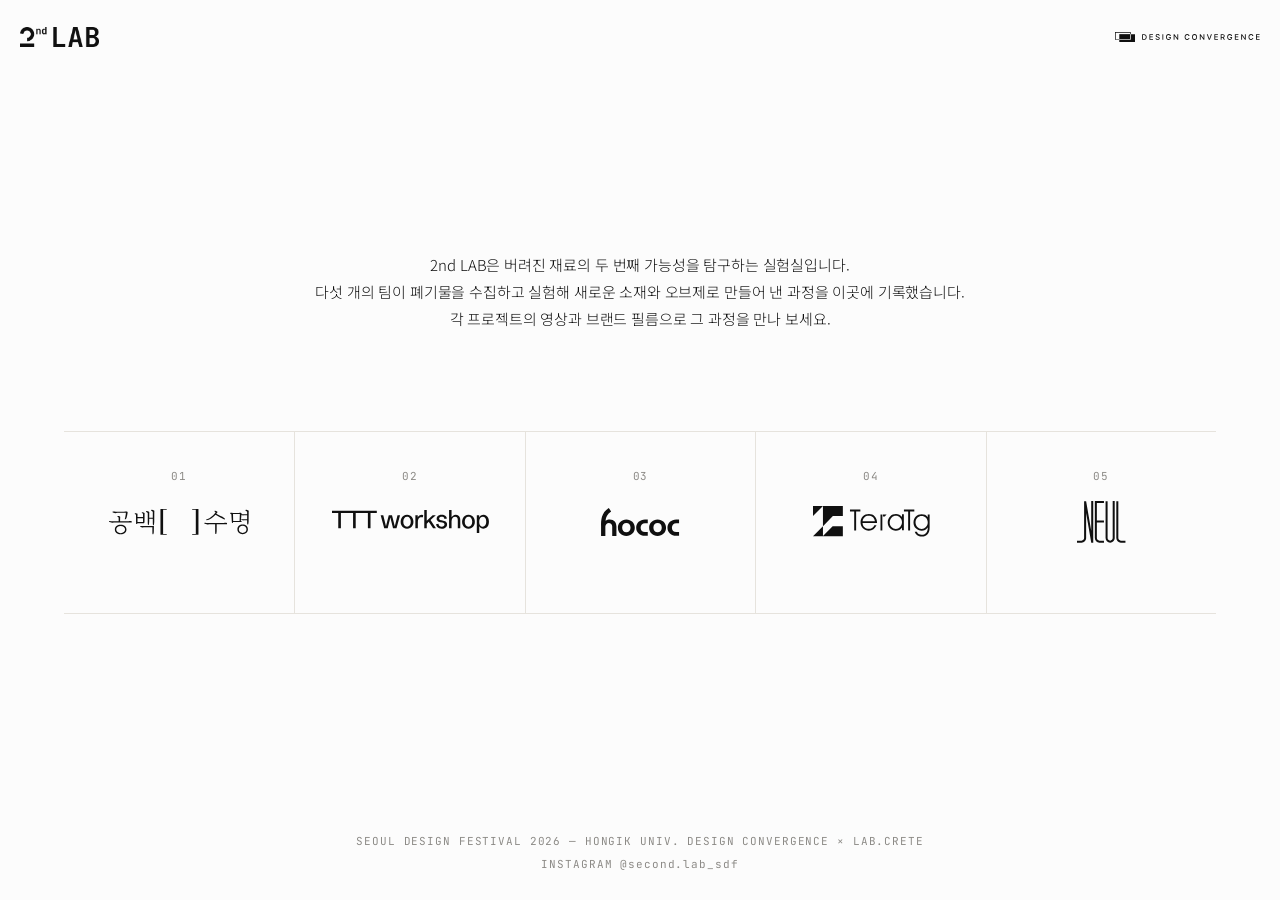
<file: index.html>
<!doctype html>
<html lang="ko">
<head>
<meta charset="utf-8">
<meta name="viewport" content="width=device-width, initial-scale=1, viewport-fit=cover">
<title>2nd LAB</title>
<meta name="description" content="2nd LAB은 버려진 재료의 두 번째 가능성을 탐구하는 실험실입니다. 다섯 개의 팀이 폐기물을 수집하고 실험해 새로운 소재와 오브제로 만들어 낸 과정을 이곳에 기록했습니다. 각 프로젝트의 영상과 브랜드 필름으로 그 과정을 만나 보세요.">
<meta name="theme-color" content="#FCFCFC">
<meta property="og:title" content="2nd LAB">
<meta property="og:description" content="2nd LAB은 버려진 재료의 두 번째 가능성을 탐구하는 실험실입니다. 다섯 개의 팀이 폐기물을 수집하고 실험해 새로운 소재와 오브제로 만들어 낸 과정을 이곳에 기록했습니다. 각 프로젝트의 영상과 브랜드 필름으로 그 과정을 만나 보세요.">
<meta property="og:image" content="https://2ndlab.kr/assets/og.png">
<meta property="og:image:width" content="1200">
<meta property="og:image:height" content="630">
<meta property="og:type" content="website">
<meta name="twitter:card" content="summary_large_image">
<link rel="icon" href="./assets/favicon.svg?v=4" type="image/svg+xml">
<link rel="stylesheet" href="./assets/fonts/fonts.css">
<link rel="stylesheet" href="./assets/site.css?v=20261126c">
</head>
<body data-root="./">
<header class="top rv" style="--i:0">
  <h1 class="mark" aria-label="2nd LAB"><img src="./assets/logo-2ndlab.png" alt="" width="948" height="239" decoding="async"></h1>
  <div class="dept" role="img" aria-label="홍익대학교 디자인컨버전스학부"><svg xmlns="http://www.w3.org/2000/svg" fill="currentColor" viewBox="0 0 244.84 16.93"><g transform="translate(-45.61 0)"><rect x="52.862" y="3.628" width="18.143" height="8.467"/> <polygon points="46.815,12.095 46.815,1.209 71.005,1.209 71.005,3.628 72.214,3.628 72.214,0 45.606,0 45.606,13.304 52.862,13.304 52.862,12.095 "/> <polygon points="72.214,13.304 52.862,13.304 52.862,16.933 79.471,16.933 79.471,3.628 72.214,3.628 "/> </g><g transform="translate(45.96 3.544) scale(1.59) translate(0 -29.70)"><path d="M0,35.795v-6.009h2.008c1.767,0,2.83,1.129,2.83,2.996c0,1.875-1.062,3.013-2.888,3.013H0z M1.9,34.999 c1.361,0,2.033-0.797,2.033-2.216c0-1.41-0.672-2.199-1.983-2.199H0.912v4.415H1.9z"/> <path d="M7.737,29.787h3.768v0.788H8.651v1.817h2.656v0.78H8.651v1.835h2.888v0.788H7.737V29.787z"/> <path d="M16.528,30.493c-0.739,0-1.204,0.373-1.204,0.887c0,0.573,0.622,0.788,1.096,0.905l0.581,0.157 c0.772,0.182,1.727,0.606,1.734,1.693c-0.009,1.013-0.813,1.759-2.232,1.759c-1.345,0-2.192-0.672-2.25-1.767h0.914 c0.058,0.656,0.631,0.97,1.336,0.97c0.764,0,1.32-0.391,1.327-0.979c-0.009-0.523-0.498-0.739-1.137-0.905l-0.714-0.191 c-0.963-0.265-1.568-0.755-1.568-1.594c0-1.037,0.93-1.727,2.141-1.727c1.22,0,2.075,0.697,2.1,1.668h-0.887 C17.707,30.816,17.217,30.493,16.528,30.493z"/> <path d="M22.498,35.795h-0.914v-6.009h0.914V35.795z"/> <path d="M28.086,30.542c-1.013,0-1.792,0.797-1.792,2.25s0.772,2.25,1.835,2.25c0.959,0,1.594-0.606,1.61-1.568 h-1.478v-0.755h2.365v0.68c0,1.518-1.046,2.481-2.506,2.481c-1.626,0-2.731-1.186-2.731-3.088c0-1.918,1.137-3.088,2.688-3.088 c1.303,0,2.299,0.813,2.506,1.983h-0.938C29.422,30.973,28.883,30.542,28.086,30.542z"/> <path d="M38.395,35.795h-0.838l-3.045-4.39h-0.05v4.39h-0.914v-6.009h0.847l3.045,4.399h0.058v-4.399h0.896 L38.395,35.795z"/> <path d="M47.952,30.542c-1.037,0-1.81,0.797-1.81,2.25c0,1.46,0.78,2.25,1.81,2.25 c0.755,0,1.394-0.423,1.552-1.186l0.921,0.009c-0.191,1.186-1.161,2.017-2.481,2.017c-1.568,0-2.706-1.17-2.706-3.088 c0-1.925,1.145-3.088,2.706-3.088c1.269,0,2.275,0.748,2.481,2.041h-0.921C49.356,30.973,48.716,30.542,47.952,30.542z"/> <path d="M55.798,35.878c-1.568,0-2.713-1.17-2.713-3.088c0-1.925,1.145-3.088,2.713-3.088 c1.552,0,2.706,1.161,2.706,3.088C58.504,34.708,57.349,35.878,55.798,35.878z M55.798,30.542c-1.037,0-1.81,0.788-1.81,2.25 c0,1.462,0.772,2.25,1.81,2.25c1.029,0,1.801-0.788,1.801-2.25C57.599,31.33,56.828,30.542,55.798,30.542z"/> <path d="M66.248,35.795H65.41l-3.045-4.39h-0.05v4.39h-0.914v-6.009h0.847l3.045,4.399h0.058v-4.399h0.896 C66.248,29.786,66.248,35.795,66.248,35.795z"/> <path d="M71.546,34.675h0.067l1.668-4.889h0.988l-2.167,6.009h-1.054l-2.158-6.009h0.988L71.546,34.675z"/> <path d="M76.901,29.787h3.768v0.788h-2.855v1.817h2.656v0.78h-2.656v1.835h2.888v0.788h-3.802V29.787z"/> <path d="M83.659,29.787H85.8c1.394,0,2.084,0.78,2.084,1.884c0,0.809-0.366,1.424-1.096,1.693l1.327,2.432h-1.037 l-1.22-2.266H85.8h-1.228v2.266h-0.914v-6.009H83.659z M85.709,32.741c0.887,0,1.253-0.391,1.253-1.071 c0-0.68-0.366-1.104-1.253-1.104h-1.137v2.174h1.137V32.741z"/> <path d="M93.265,30.542c-1.013,0-1.792,0.797-1.792,2.25s0.772,2.25,1.835,2.25c0.959,0,1.594-0.606,1.61-1.568 H93.44v-0.755h2.365v0.68c0,1.518-1.046,2.481-2.506,2.481c-1.626,0-2.731-1.186-2.731-3.088c0-1.918,1.137-3.088,2.688-3.088 c1.303,0,2.299,0.813,2.506,1.983h-0.938C94.601,30.973,94.06,30.542,93.265,30.542z"/> <path d="M98.727,29.787h3.768v0.788h-2.855v1.817h2.656v0.78h-2.656v1.835h2.888v0.788h-3.802V29.787z"/> <path d="M110.332,35.795h-0.838l-3.045-4.39h-0.05v4.39h-0.914v-6.009h0.847l3.045,4.399h0.058v-4.399h0.896 C110.332,29.786,110.332,35.795,110.332,35.795z"/> <path d="M115.945,30.542c-1.037,0-1.81,0.797-1.81,2.25c0,1.46,0.78,2.25,1.81,2.25 c0.755,0,1.394-0.423,1.552-1.186l0.921,0.009c-0.191,1.186-1.161,2.017-2.481,2.017c-1.568,0-2.706-1.17-2.706-3.088 c0-1.925,1.145-3.088,2.706-3.088c1.269,0,2.275,0.748,2.481,2.041h-0.921C117.347,30.973,116.708,30.542,115.945,30.542z"/> <path d="M121.275,29.787h3.768v0.788h-2.855v1.817h2.656v0.78h-2.656v1.835h2.888v0.788h-3.802V29.787z"/> </g></svg></div>
</header>
<main class="home">
  <p class="intro rv" style="--i:3"><span>2nd LAB은 버려진 재료의 두 번째 가능성을 탐구하는 실험실입니다.</span><span>다섯 개의 팀이 폐기물을 수집하고 실험해 새로운 소재와 오브제로 만들어 낸 과정을 이곳에 기록했습니다.</span><span>각 프로젝트의 영상과 브랜드 필름으로 그 과정을 만나 보세요.</span></p>
  <nav class="teams rv" style="--i:4" aria-label="조 선택">
    <a href="1/"><span class="no mono">01</span><span class="lg" style="--k:0.86" aria-hidden="true"><svg xmlns="http://www.w3.org/2000/svg" viewBox="0 0 6411.75 1183.54" fill="currentColor"><path d="M2360.81 1183.54L2360.81 -0.00L2648.69 -0.00L2648.69 34.00L2482.31 34.00L2482.31 1152.41L2648.69 1152.41L2648.69 1183.54Z"/><path d="M3816.19 1183.54L3816.19 1152.41L3982.58 1152.41L3982.58 34.00L3816.19 34.00L3816.19 -0.00L4104.08 -0.00L4104.08 1183.54Z"/><path d="M736.90 944.65C736.90 842.37 652.05 779.61 534.66 779.61C417.27 779.61 332.42 842.37 332.42 944.65C332.42 1045.77 417.27 1108.54 534.66 1108.54C652.05 1108.54 736.90 1045.77 736.90 944.65M268.50 944.65C268.50 814.48 374.27 727.30 534.66 727.30C695.06 727.30 800.83 814.48 800.83 944.65C800.83 1074.83 695.06 1162.00 534.66 1162.00C374.27 1162.00 268.50 1074.83 268.50 944.65M775.26 177.53L384.73 177.53C335.91 177.53 309.18 191.48 285.93 191.48C254.55 191.48 169.70 158.94 161.57 153.13C161.57 142.67 165.05 115.93 175.51 115.93C191.78 115.93 301.04 125.23 384.73 125.23L690.41 125.23C725.28 125.23 760.15 115.93 772.93 115.93C795.02 115.93 829.89 120.58 841.51 122.91C851.97 126.40 855.46 140.34 855.46 147.32C846.16 244.95 821.75 387.91 778.75 459.98C770.61 475.08 736.90 476.25 720.63 471.60C749.69 390.24 770.61 261.22 775.26 177.53M430.06 382.10L384.73 361.18C384.73 350.72 392.86 326.31 403.32 326.31C426.57 327.47 480.04 335.61 498.63 340.26C511.42 343.74 514.90 350.72 514.90 362.34C514.90 372.80 512.58 393.72 511.42 414.64L509.09 562.26L831.05 562.26C874.05 562.26 935.66 547.15 958.90 547.15C993.77 547.15 1033.29 551.79 1040.26 564.58C1048.40 575.04 1048.40 602.94 1040.26 614.56L244.09 614.56C212.70 614.56 148.78 628.51 137.16 628.51C113.91 628.51 23.25 599.45 0.01 587.83C0.01 565.74 4.65 548.31 16.28 548.31C36.04 548.31 122.05 562.26 244.09 562.26L442.84 562.26L442.84 408.83C442.84 392.56 440.52 386.75 430.06 382.10"/><path d="M1777.76 599.45L1777.76 193.81C1777.76 179.86 1771.95 174.05 1763.82 168.24L1697.57 127.56C1697.57 111.28 1712.67 91.52 1720.81 91.52C1738.25 91.52 1814.96 117.09 1833.55 125.23C1846.34 131.04 1849.83 135.69 1849.83 148.48C1849.83 158.94 1846.34 188.00 1846.34 200.78L1845.18 397.21L2009.06 397.21L2009.06 135.69C2009.06 121.75 2003.25 115.93 1995.11 110.12L1928.86 69.44C1928.86 53.17 1943.97 33.41 1952.11 33.41C1970.71 33.41 2047.42 58.98 2066.01 67.12C2078.80 72.93 2082.28 77.58 2082.28 90.36C2082.28 100.82 2078.80 129.88 2078.80 142.67L2076.48 576.20C2076.48 635.48 2067.18 715.68 2052.07 740.09L2020.68 740.09C2011.39 716.84 2009.06 657.56 2009.06 611.07L2009.06 447.19L1844.02 447.19L1844.02 564.58C1844.02 622.70 1834.71 704.06 1819.61 728.47L1789.39 728.47C1780.09 705.22 1777.76 645.94 1777.76 599.45M2059.04 867.94L2055.55 1045.77C2054.39 1081.80 2047.42 1139.92 2031.15 1159.68L2000.92 1159.68C1995.11 1144.57 1990.46 1117.83 1990.46 1074.83L1990.46 837.72L1655.72 837.72C1604.58 837.72 1572.04 848.18 1552.28 848.18C1539.49 848.18 1450.00 824.93 1431.40 814.48C1431.40 805.18 1439.53 776.12 1448.83 776.12C1462.78 776.12 1552.28 785.42 1655.72 785.42L1925.38 785.42C1957.92 785.42 1974.19 777.28 2003.25 777.28C2023.01 777.28 2036.96 778.44 2047.42 781.93C2059.04 785.42 2063.69 792.39 2063.69 809.83C2063.69 826.10 2059.04 848.18 2059.04 867.94M1561.57 419.30L1308.19 419.30L1308.19 601.77L1561.57 601.77ZM1561.57 601.77M1241.94 614.56L1238.46 268.19C1238.46 254.25 1234.97 251.92 1229.16 248.44C1214.05 241.46 1198.94 236.81 1178.02 229.84C1178.02 217.05 1189.64 196.13 1201.26 196.13C1216.37 196.13 1268.67 201.94 1287.27 205.43C1303.55 210.08 1310.52 214.73 1310.52 225.19C1310.52 232.17 1308.19 244.95 1308.19 257.73L1308.19 369.31L1561.57 369.31L1561.57 234.49C1561.57 220.54 1560.41 215.89 1553.44 211.24C1536.01 199.62 1516.25 189.16 1501.13 182.18C1501.13 169.40 1513.92 150.80 1525.54 150.80C1540.65 150.80 1589.47 161.26 1611.55 167.08C1628.99 171.72 1634.80 176.37 1634.80 186.83C1634.80 193.81 1632.48 206.59 1632.48 219.38L1628.99 601.77C1628.99 627.35 1615.04 644.78 1603.42 651.75L1304.71 651.75C1300.06 669.19 1288.43 685.46 1281.46 691.27L1251.24 691.27C1245.43 676.16 1241.94 650.59 1241.94 614.56"/><path d="M4888.95 263.54C4765.74 399.54 4607.67 498.33 4478.65 516.93C4462.38 514.60 4443.79 485.55 4453.09 484.38C4570.48 462.30 4765.74 317.01 4877.32 167.08C4890.11 149.64 4887.79 142.67 4875.00 134.53L4833.16 101.99C4836.64 92.69 4845.94 75.25 4852.92 75.25C4872.67 75.25 4947.06 104.31 4957.52 108.96C4984.26 124.07 4981.93 143.83 4959.85 174.05C4948.23 190.32 4935.44 206.59 4922.65 222.86L5095.84 313.53C5122.57 328.63 5180.69 346.07 5205.09 360.02C5238.80 378.61 5303.89 420.46 5319.00 443.70C5324.81 455.32 5307.38 478.57 5293.43 484.38C5152.79 407.67 5021.45 336.77 4888.95 263.54M4508.88 709.87C4485.63 709.87 4394.97 680.81 4371.72 669.19C4371.72 647.11 4376.37 629.67 4388.00 629.67C4407.76 629.67 4493.77 643.62 4615.81 643.62L5202.77 643.62C5245.77 643.62 5307.38 628.51 5330.62 628.51C5365.49 628.51 5405.01 633.16 5411.98 645.94C5420.12 656.40 5420.12 684.30 5411.98 695.92L4941.25 695.92L4940.09 984.17C4940.09 1043.45 4931.95 1124.81 4916.84 1148.06L4883.14 1148.06C4873.84 1125.97 4870.35 1059.72 4870.35 1014.39L4870.35 695.92L4615.81 695.92C4584.42 695.92 4520.50 709.87 4508.88 709.87"/><path d="M6308.31 933.03C6308.31 829.59 6231.60 764.50 6131.64 764.50C6031.68 764.50 5956.13 829.59 5956.13 933.03C5956.13 1035.31 6031.68 1099.24 6131.64 1099.24C6231.60 1099.24 6308.31 1035.31 6308.31 933.03M5891.04 933.03C5891.04 800.53 5986.35 712.19 6131.64 712.19C6276.93 712.19 6373.40 800.53 6373.40 933.03C6373.40 1065.53 6276.93 1153.87 6131.64 1153.87C5986.35 1153.87 5891.04 1065.53 5891.04 933.03M5991.00 549.47L6003.79 232.17L5689.97 232.17L5696.94 549.47ZM6075.85 271.68L6053.77 509.95L6047.96 548.31C6053.77 550.63 6078.17 556.44 6082.82 559.93C6086.31 563.42 6083.99 588.99 6080.50 600.61L5692.29 600.61C5688.81 614.56 5682.99 630.83 5674.86 641.29L5645.80 641.29C5638.82 622.70 5635.34 598.29 5633.01 548.31L5614.42 244.95C5613.25 232.17 5570.25 221.70 5559.79 214.73C5560.95 204.27 5570.25 175.21 5576.06 175.21C5603.96 175.21 5660.91 181.02 5691.13 181.02L5965.43 181.02C5985.19 181.02 6000.30 174.05 6010.76 174.05C6024.71 174.05 6052.60 176.37 6064.23 178.70C6079.34 179.86 6083.99 193.81 6082.82 206.59L6079.34 236.81C6095.61 237.97 6161.86 241.46 6211.84 239.14L6337.37 236.81L6337.37 136.85C6337.37 121.75 6331.56 115.93 6323.42 110.12L6257.17 69.44C6257.17 53.17 6272.28 33.41 6280.41 33.41C6300.17 33.41 6376.89 58.98 6395.48 67.12C6408.27 72.93 6411.75 77.58 6411.75 90.36C6411.75 100.82 6408.27 129.88 6408.27 142.67L6405.94 552.96C6405.94 612.24 6396.65 692.44 6381.54 716.84L6348.99 716.84C6339.69 693.60 6337.37 634.32 6337.37 587.83L6337.37 519.25L6211.84 521.58C6189.76 521.58 6161.86 527.39 6151.40 527.39C6129.32 527.39 6081.66 508.79 6065.39 497.17C6065.39 483.22 6068.88 469.27 6075.85 469.27C6081.66 469.27 6157.21 473.92 6211.84 471.60L6337.37 469.27L6337.37 286.79L6211.84 289.12C6189.76 289.12 6161.86 294.93 6151.40 294.93C6132.80 294.93 6096.77 283.30 6075.85 271.68"/></svg></span><span class="sr">1조</span><span class="tt">Empty [ ] Lifespan</span></a>
    <a href="2/"><span class="no mono">02</span><span class="lg" style="--k:0.77" aria-hidden="true"><svg xmlns="http://www.w3.org/2000/svg" viewBox="0 0 1519.45 223.57" fill="currentColor"><path d="M1459.59 66.01C1453.36 66.01 1447.60 67.70 1442.32 71.09C1437.12 74.41 1432.94 79.53 1429.78 86.47C1426.71 93.41 1425.17 102.32 1425.17 113.20C1425.17 129.37 1428.48 141.40 1435.11 149.28C1441.81 157.09 1449.89 160.99 1459.35 160.99C1469.45 160.99 1477.65 156.85 1483.96 148.57C1490.27 140.29 1493.42 128.50 1493.42 113.20C1493.42 98.30 1490.35 86.71 1484.20 78.43C1478.12 70.15 1469.92 66.01 1459.59 66.01M1466.92 46.73C1477.41 46.73 1486.60 49.45 1494.49 54.89C1502.37 60.33 1508.48 68.06 1512.82 78.07C1517.24 88.09 1519.45 99.96 1519.45 113.68C1519.45 127.48 1517.24 139.39 1512.82 149.40C1508.41 159.34 1502.25 166.99 1494.37 172.35C1486.48 177.71 1477.29 180.39 1466.81 180.39C1458.13 180.39 1449.81 178.26 1441.85 174.01C1435.17 170.44 1429.77 164.90 1425.64 157.39L1425.64 223.57L1401.98 223.57L1401.98 49.68L1424.70 49.68L1424.70 72.75C1428.42 64.16 1434.01 57.73 1441.49 53.47C1449.38 48.97 1457.86 46.73 1466.92 46.73"/><path d="M1321.30 161.23C1332.49 161.23 1341.33 156.97 1347.79 148.45C1354.26 139.86 1357.49 128.23 1357.49 113.56C1357.49 98.81 1354.26 87.18 1347.79 78.66C1341.33 70.15 1332.49 65.89 1321.30 65.89C1310.10 65.89 1301.27 70.15 1294.80 78.66C1288.33 87.18 1285.10 98.81 1285.10 113.56C1285.10 128.23 1288.33 139.86 1294.80 148.45C1301.27 156.97 1310.10 161.23 1321.30 161.23M1321.30 180.39C1309.07 180.39 1298.27 177.55 1288.88 171.88C1279.58 166.20 1272.32 158.35 1267.12 148.34C1261.91 138.32 1259.31 126.73 1259.31 113.56C1259.31 100.39 1261.91 88.80 1267.12 78.78C1272.32 68.77 1279.58 60.92 1288.88 55.24C1298.27 49.56 1309.07 46.73 1321.30 46.73C1333.52 46.73 1344.28 49.56 1353.59 55.24C1362.97 60.92 1370.27 68.77 1375.47 78.78C1380.68 88.80 1383.28 100.39 1383.28 113.56C1383.28 126.73 1380.68 138.32 1375.47 148.34C1370.27 158.35 1362.97 166.20 1353.59 171.88C1344.28 177.55 1333.52 180.39 1321.30 180.39"/><path d="M1157.58 70.33C1160.98 64.02 1165.67 58.75 1171.65 54.53C1178.99 49.33 1187.94 46.72 1198.50 46.72C1207.73 46.72 1215.54 48.81 1221.92 52.99C1228.39 57.17 1233.32 63.05 1236.71 70.62C1240.18 78.19 1241.92 87.22 1241.92 97.71L1241.92 177.43L1217.90 177.43L1217.90 99.95C1217.90 89.23 1216.05 80.91 1212.34 75.00C1208.64 69.00 1201.97 66.00 1192.35 66.00C1181.79 66.00 1173.35 69.83 1167.04 77.48C1160.73 85.13 1157.58 96.60 1157.58 111.90L1157.58 177.43L1133.56 177.43L1133.56 0.00L1157.58 0.00Z"/><path d="M1062.46 180.39C1053.08 180.39 1044.48 178.90 1036.67 175.90C1028.87 172.90 1022.36 168.37 1017.16 162.30C1012.03 156.14 1008.64 148.30 1006.98 138.75L1030.88 134.14C1031.67 143.37 1034.82 150.27 1040.34 154.84C1045.94 159.42 1053.08 161.70 1061.75 161.70C1070.43 161.70 1077.17 159.65 1081.98 155.55C1086.87 151.37 1089.31 146.37 1089.31 140.53C1089.31 135.48 1087.54 131.42 1083.99 128.35C1080.52 125.27 1075.20 123.10 1068.02 121.84L1053.59 119.12C1049.33 118.41 1044.84 117.38 1040.11 116.04C1035.45 114.62 1031.08 112.65 1026.98 110.13C1022.95 107.61 1019.64 104.25 1017.04 100.08C1014.52 95.89 1013.25 90.61 1013.25 84.22C1013.25 75.79 1015.46 68.85 1019.88 63.41C1024.29 57.88 1030.21 53.75 1037.62 50.99C1045.11 48.15 1053.31 46.73 1062.23 46.73C1071.45 46.73 1079.61 48.15 1086.71 50.99C1093.81 53.82 1099.60 57.93 1104.10 63.29C1108.67 68.57 1111.67 75.04 1113.09 82.69L1088.49 87.66C1087.93 83.24 1086.71 79.37 1084.82 76.06C1082.93 72.67 1080.17 70.03 1076.54 68.14C1072.91 66.24 1068.14 65.30 1062.23 65.30C1055.29 65.30 1049.37 66.76 1044.48 69.68C1039.67 72.51 1037.27 76.77 1037.27 82.45C1037.27 85.76 1038.17 88.60 1039.99 90.97C1041.88 93.25 1044.60 95.15 1048.15 96.64C1051.70 98.06 1056.07 99.33 1061.28 100.43L1076.30 103.50C1083.00 104.77 1089.20 106.74 1094.87 109.42C1100.63 112.02 1105.24 115.73 1108.71 120.54C1112.26 125.27 1114.04 131.54 1114.04 139.35C1114.04 147.94 1111.83 155.32 1107.41 161.47C1103.00 167.62 1096.92 172.31 1089.20 175.54C1081.47 178.78 1072.56 180.39 1062.46 180.39"/><path d="M893.42 177.43L893.42 0.00L917.44 0.00L917.44 104.69L974.57 49.68L1005.20 49.68L953.75 97.94L1006.51 177.43L978.71 177.43L936.83 114.27L917.44 132.37L917.44 177.43Z"/><path d="M869.63 46.73C871.92 46.73 874.20 46.92 876.49 47.32C878.78 47.71 880.95 48.38 883.00 49.33L880.27 71.21C875.78 69.79 871.32 69.08 866.91 69.08C863.91 69.08 860.36 69.67 856.26 70.86C852.24 71.96 848.34 74.13 844.55 77.36C840.77 80.60 837.57 85.37 834.97 91.68C832.45 97.91 831.19 106.11 831.19 116.28L831.19 177.44L807.17 177.44L807.17 49.68L830.00 49.68L830.00 72.10C833.83 64.02 839.23 57.84 846.21 53.59C853.78 49.01 861.58 46.73 869.63 46.73"/><path d="M726.49 161.23C737.69 161.23 746.52 156.97 752.99 148.45C759.45 139.86 762.69 128.23 762.69 113.56C762.69 98.81 759.45 87.18 752.99 78.66C746.52 70.15 737.69 65.89 726.49 65.89C715.29 65.89 706.46 70.15 699.99 78.66C693.53 87.18 690.29 98.81 690.29 113.56C690.29 128.23 693.53 139.86 699.99 148.45C706.46 156.97 715.29 161.23 726.49 161.23M726.49 180.39C714.27 180.39 703.46 177.55 694.08 171.88C684.77 166.20 677.52 158.35 672.31 148.34C667.11 138.32 664.51 126.73 664.51 113.56C664.51 100.39 667.11 88.80 672.31 78.78C677.52 68.77 684.77 60.92 694.08 55.24C703.46 49.56 714.27 46.73 726.49 46.73C738.71 46.73 749.48 49.56 758.78 55.24C768.17 60.92 775.46 68.77 780.67 78.78C785.87 88.80 788.48 100.39 788.48 113.56C788.48 126.73 785.87 138.32 780.67 148.34C775.46 158.35 768.17 166.20 758.78 171.88C749.48 177.55 738.71 180.39 726.49 180.39"/><path d="M522.59 157.44L549.53 49.68L580.87 49.68L607.98 157.02L634.10 49.68L658.83 49.68L624.52 177.43L590.81 177.43L565.08 71.66L539.24 177.43L505.52 177.43L471.22 49.68L496.53 49.68Z"/><path d="M433.80 7.09L433.80 28.27L372.88 28.27L372.88 177.43L347.45 177.43L347.45 28.27L229.50 28.27L229.50 177.43L204.07 177.43L204.07 28.27L86.11 28.27L86.11 177.43L60.68 177.43L60.68 28.27L0.00 28.27L0.00 7.09Z"/></svg></span><span class="sr">2조</span><span class="tt">Indoor Shade</span></a>
    <a href="3/"><span class="no mono">03</span><span class="lg" style="--k:0.93" aria-hidden="true"><svg xmlns="http://www.w3.org/2000/svg" viewBox="0 0 380.66 135.99" fill="currentColor"><path d="M123.60 118.45C111.01 118.45 103.21 108.55 103.21 95.95C103.21 83.37 111.01 73.47 123.60 73.47C136.20 73.47 143.99 83.37 143.99 95.95C143.99 108.55 136.20 118.45 123.60 118.45M123.60 55.94C99.92 55.94 82.38 73.62 82.38 95.95C82.38 118.45 99.92 135.98 123.60 135.98C147.29 135.98 164.83 118.45 164.83 95.95C164.83 73.47 147.29 55.94 123.60 55.94"/><path d="M214.49 74.40L228.11 74.40L228.11 56.13L214.49 56.13C189.81 56.13 171.53 73.62 171.53 95.95C171.53 118.45 189.81 135.79 214.49 135.79L228.11 135.79L228.11 117.51L214.49 117.51C201.37 117.51 193.24 108.14 193.24 95.95C193.24 83.78 201.37 74.40 214.49 74.40"/><path d="M367.04 74.40L380.66 74.40L380.66 56.13L367.04 56.13C342.36 56.13 324.08 73.62 324.08 95.95C324.08 118.45 342.36 135.79 367.04 135.79L380.66 135.79L380.66 117.51L367.04 117.51C353.92 117.51 345.79 108.14 345.79 95.95C345.79 83.78 353.92 74.40 367.04 74.40"/><path d="M275.96 118.45C263.37 118.45 255.58 108.55 255.58 95.95C255.58 83.37 263.37 73.47 275.96 73.47C288.56 73.47 296.35 83.37 296.35 95.95C296.35 108.55 288.56 118.45 275.96 118.45M275.96 55.94C252.28 55.94 234.74 73.62 234.74 95.95C234.74 118.45 252.28 135.98 275.96 135.98C299.65 135.98 317.19 118.45 317.19 95.95C317.19 73.47 299.65 55.94 275.96 55.94"/><path d="M75.22 90.25L75.22 135.99L54.68 135.99L54.68 90.25C54.68 80.97 47.19 73.46 37.89 73.46C33.65 73.46 29.72 75.02 26.74 77.59C23.13 80.69 21.21 85.32 21.24 90.08C21.25 91.62 21.25 93.16 21.25 94.68L21.25 135.99L0.33 135.99L0.33 89.13C0.18 60.20 0.00 24.20 38.18 0.00L49.36 17.66C30.41 29.66 24.17 45.20 22.15 62.36C28.26 57.85 35.58 55.93 42.39 55.93C64.43 55.93 75.22 71.37 75.22 90.25"/></svg></span><span class="sr">3조</span><span class="tt">호콕, 콕콕</span></a>
    <a href="4/"><span class="no mono">04</span><span class="lg" style="--k:1.02" aria-hidden="true"><svg xmlns="http://www.w3.org/2000/svg" viewBox="0 0 629.00 165.00" fill="currentColor"><path d="M199.42 29.40L222.21 29.40L222.21 132.00L232.63 132.00L232.63 29.40L255.42 29.40L255.42 19.00L199.42 19.00Z"/><path d="M267.38 82.21L267.44 81.77C268.75 72.90 272.40 65.73 278.27 60.47L278.29 60.49C284.18 55.25 291.45 52.60 299.91 52.60C309.00 52.60 316.48 55.08 322.16 59.95C327.81 64.82 331.74 72.16 333.86 81.75L333.96 82.21ZM333.17 56.23C324.94 47.33 314.60 43.00 301.58 43.00C288.56 43.00 277.53 47.27 269.13 55.70C260.82 64.02 256.42 75.16 256.42 87.88C256.42 100.60 260.78 110.95 269.40 119.75C278.00 128.54 288.66 133.00 301.11 133.00C310.47 133.00 318.86 130.45 325.98 125.42C332.62 120.75 337.94 114.08 341.83 105.59L342.46 104.21L330.68 104.21L330.40 104.75C327.57 110.40 323.59 114.90 318.58 118.14C313.32 121.51 307.33 123.22 300.79 123.22C291.53 123.22 283.69 120.28 277.53 114.45C271.32 108.61 267.85 100.88 267.16 91.49L267.12 91.08L345.42 91.08L345.42 90.10L345.40 90.08C345.28 76.27 341.18 64.88 333.17 56.23"/><path d="M479.97 87.87C479.82 97.53 476.51 105.94 470.12 112.83C463.50 119.99 455.92 123.46 446.97 123.46C438.01 123.46 429.91 120.07 423.41 113.38C416.73 106.49 413.61 98.64 413.61 88.66C413.61 78.67 416.92 69.82 423.45 62.91C429.99 56.01 438.01 52.52 447.30 52.52L447.30 52.54C455.87 52.54 463.54 56.03 470.08 62.94C476.64 69.82 479.97 78.00 479.97 87.23ZM479.99 59.56L479.97 59.58L479.27 58.60C475.67 53.60 471.09 49.69 465.66 47.02C460.23 44.35 454.15 43.00 447.63 43.00C434.93 43.00 424.20 47.36 415.73 55.97C407.28 64.56 403.00 75.41 403.00 88.21C403.00 101.00 407.21 111.54 415.48 120.09C423.76 128.66 434.25 133.00 446.69 133.00C453.35 133.00 459.68 131.59 465.48 128.78C471.27 125.98 475.92 122.07 479.29 117.17L479.99 116.13L479.99 130.72L490.00 130.72L490.00 44.88L479.99 44.88Z"/><path d="M546.42 19.00L490.42 19.00L490.42 29.40L513.20 29.40L513.20 132.00L523.64 132.00L523.64 29.40L546.42 29.40Z"/><path d="M608.92 113.57C602.35 120.43 594.66 123.91 586.08 123.91C576.96 123.91 569.08 120.43 562.66 113.61C556.22 106.78 552.97 98.18 552.97 88.10L552.97 87.71C553.04 78.13 556.32 69.94 562.72 63.37C569.10 56.81 577.18 53.34 586.10 53.34C595.01 53.34 602.62 56.89 609.10 63.89C615.56 70.88 618.83 79.42 618.83 89.29C618.83 98.53 615.50 106.68 608.92 113.57M618.97 60.91L618.27 59.95C614.25 54.49 609.57 50.44 604.36 47.86C599.17 45.29 592.88 44.00 585.70 44.00C573.37 44.00 562.92 48.31 554.58 56.81C546.12 65.43 542.00 75.79 542.00 88.49C542.00 101.18 546.27 111.99 554.72 120.51C563.17 129.04 573.94 133.35 586.70 133.35C593.04 133.35 598.91 131.90 604.14 129.06C609.39 126.19 614.15 121.90 618.27 116.28L618.97 115.32L618.97 118.80C618.97 129.76 615.95 138.63 609.98 145.20C603.99 151.80 595.95 155.13 586.08 155.13C579.75 155.13 574.31 153.71 569.90 150.88C565.71 148.21 562.70 144.48 560.96 139.82L560.73 139.18L548.67 139.18L549.06 140.44C551.27 147.60 555.62 153.45 561.96 157.84C568.87 162.60 577.24 165.00 586.88 165.00C599.95 165.00 610.35 160.79 617.78 152.46C625.21 144.11 629.00 132.35 629.00 117.49L629.00 46.03L618.97 46.03Z"/><path d="M364.00 132.00L374.00 132.00L374.00 46.00L364.00 46.00Z"/><path d="M377.00 46.00L377.00 56.00L387.00 56.00L397.00 46.00L387.00 46.00Z"/><path d="M53.67 108.67L107.33 54.33L161.00 54.33L161.00 0.00L53.67 0.00Z"/><path d="M0.00 54.33L53.67 0.00L0.00 0.00Z"/><path d="M53.67 161.33L53.67 108.67L0.00 163.00L52.00 163.00L53.67 163.00L106.00 163.00L161.00 163.00L161.00 109.00L106.00 109.00Z"/></svg></span><span class="sr">4조</span><span class="tt">TeraTg: TENO</span></a>
    <a href="5/"><span class="no mono">05</span><span class="lg" style="--k:1.39" aria-hidden="true"><svg xmlns="http://www.w3.org/2000/svg" viewBox="0 0 710.56 611.46" fill="currentColor"><path d="M291.36 544.41L291.36 314.03L395.45 314.03L395.45 284.40L291.36 284.40L291.36 29.63L395.45 29.63L395.45 0.00L261.74 0.00L261.74 2.37L261.74 544.56C261.74 581.51 291.69 611.46 328.64 611.46L395.64 611.46L395.64 581.84L328.79 581.84C308.12 581.84 291.36 565.08 291.36 544.41"/><path d="M523.48 544.51C523.48 565.12 506.76 581.84 486.15 581.84L486.15 581.84C465.53 581.84 448.82 565.12 448.82 544.51L448.82 2.37L419.20 2.37L419.20 544.51C419.20 581.49 449.17 611.46 486.15 611.46L486.15 611.46C523.12 611.46 553.10 581.49 553.10 544.51L553.10 0.00L523.48 0.00Z"/><path d="M643.70 581.84C623.03 581.84 606.28 565.08 606.28 544.41L606.28 2.37L576.65 2.37L576.65 544.56C576.65 581.51 606.61 611.46 643.56 611.46L710.56 611.46L710.56 581.84Z"/><path d="M238.19 0.00L208.56 0.00L208.56 437.57L133.91 2.37L104.28 2.37L104.28 544.41C104.28 565.08 87.52 581.84 66.85 581.84L-0.00 581.84L-0.00 611.46L67.00 611.46C103.95 611.46 133.91 581.51 133.91 544.56L133.91 175.07L208.56 610.27L208.56 610.87L208.66 610.87L208.76 611.46L238.39 611.46L238.19 610.27Z"/></svg></span><span class="sr">5조</span><span class="tt">NEUL : 늘</span></a>
  </nav>
</main>
<footer class="foot mono rv" style="--i:9">
  <span>Seoul Design Festival 2026 — Hongik Univ. Design Convergence × LAB.CRETE</span>
  <span class="ig-site">Instagram <b>@second.lab_sdf</b></span>
</footer>
<script src="./assets/site.js?v=20261111f" defer></script>
</body>
</html>
</file>
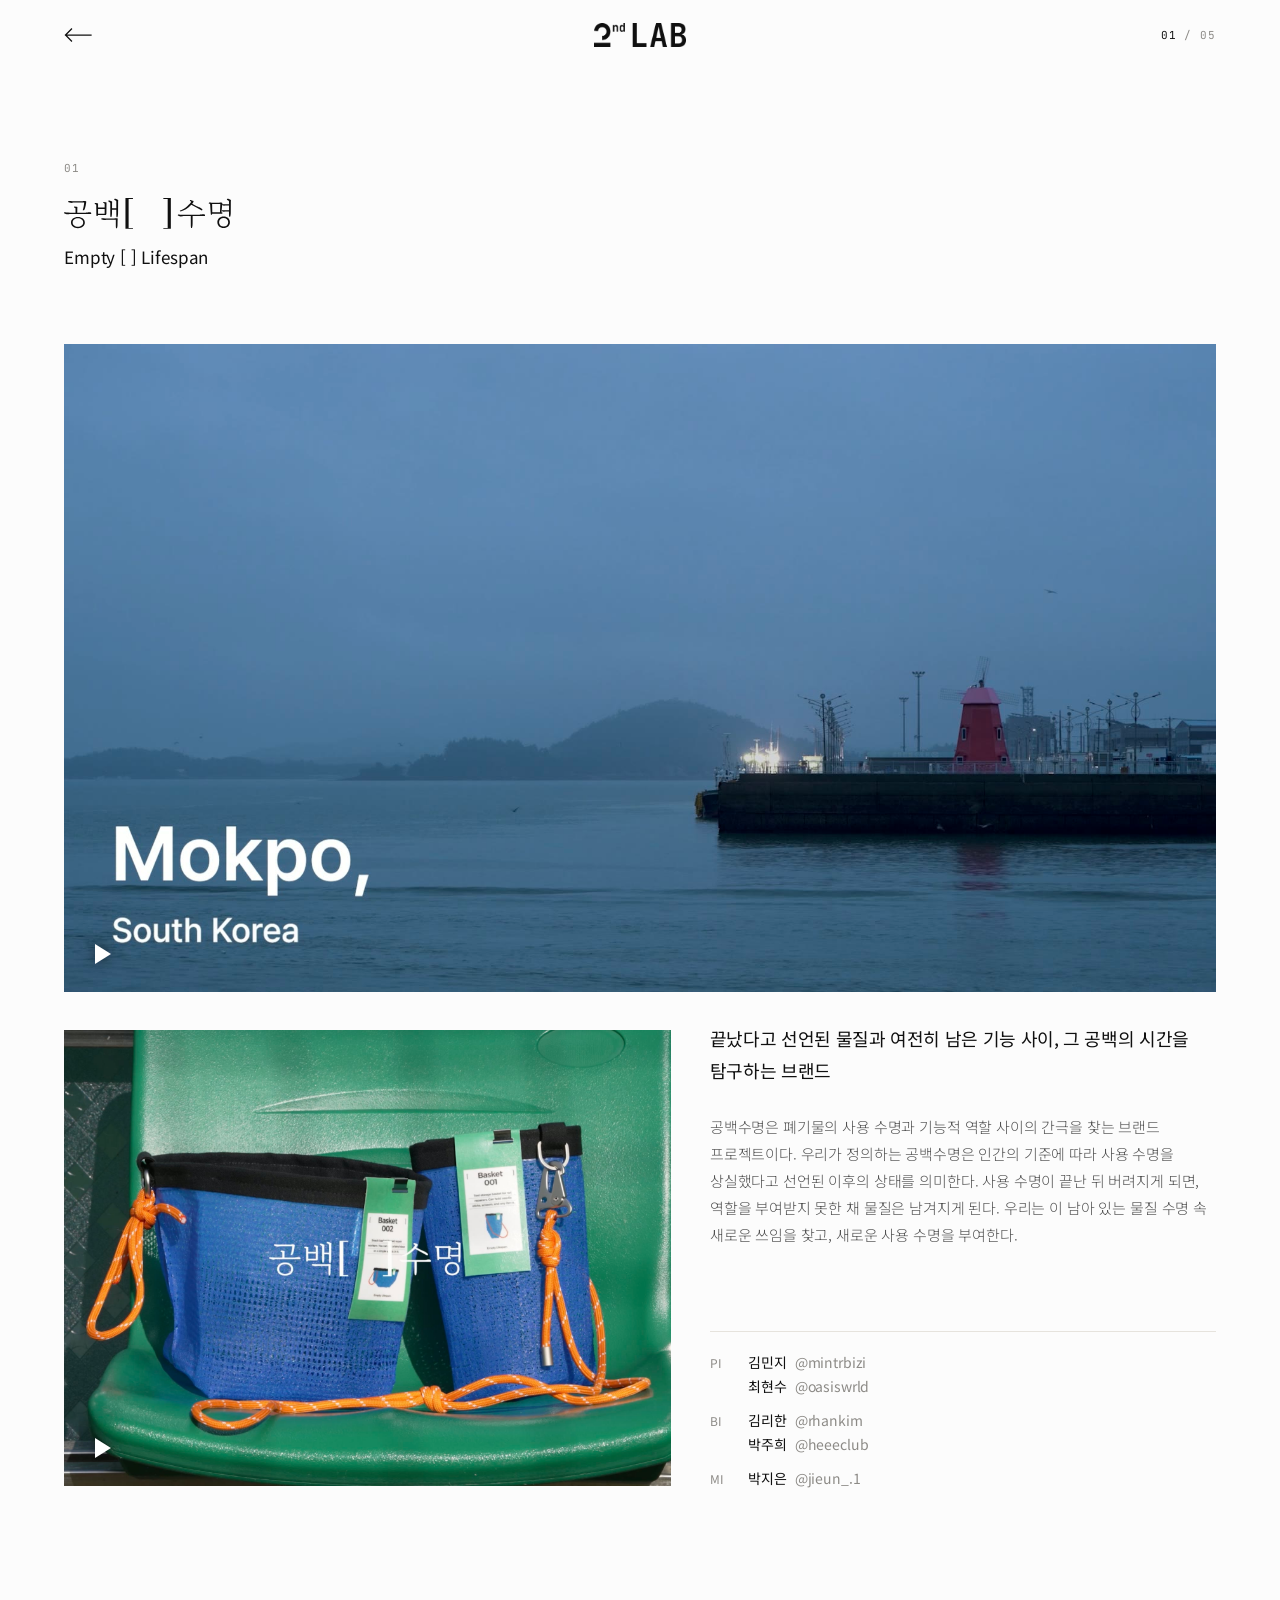
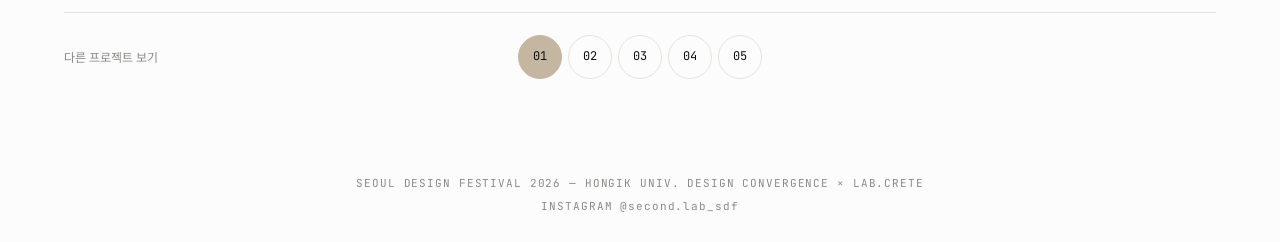
<file: 1/index.html>
<!doctype html>
<html lang="ko">
<head>
<meta charset="utf-8">
<meta name="viewport" content="width=device-width, initial-scale=1, viewport-fit=cover">
<title>1조 · Empty [ ] Lifespan — 2nd LAB</title>
<meta name="description" content="끝났다고 선언된 물질과 여전히 남은 기능 사이, 그 공백의 시간을 탐구하는 브랜드">
<meta name="theme-color" content="#FCFCFC">
<meta property="og:title" content="1조 · Empty [ ] Lifespan — 2nd LAB">
<meta property="og:description" content="끝났다고 선언된 물질과 여전히 남은 기능 사이, 그 공백의 시간을 탐구하는 브랜드">
<meta property="og:image" content="https://2ndlab.kr/assets/og.png">
<meta property="og:image:width" content="1200">
<meta property="og:image:height" content="630">
<meta property="og:type" content="website">
<meta name="twitter:card" content="summary_large_image">
<link rel="icon" href="../assets/favicon.svg?v=4" type="image/svg+xml">
<link rel="stylesheet" href="../assets/fonts/fonts.css">
<link rel="stylesheet" href="../assets/site.css?v=20261126c">
</head>
<body data-root="../" data-team="1">
<header class="bar">
  <a class="back ko" href="../" aria-label="처음으로 돌아가기"><svg viewBox="0 0 28 14" aria-hidden="true"><path d="M27 7H1.5M7.5 1L1.5 7l6 6"/></svg></a>
  <a class="mark" href="../" aria-label="2nd LAB 처음으로"><img src="../assets/logo-2ndlab.png" alt="" width="948" height="239" decoding="async"></a>
  <span class="count mono"><b>01</b> / 05</span>
</header>
<main class="team">
  <div class="head">
    <p class="mono rv" style="--i:0">01</p>
    <h1 class="tlogo rv" style="--i:1"><span class="lg" style="--k:0.86" aria-hidden="true"><svg xmlns="http://www.w3.org/2000/svg" viewBox="0 0 6411.75 1183.54" fill="currentColor"><path d="M2360.81 1183.54L2360.81 -0.00L2648.69 -0.00L2648.69 34.00L2482.31 34.00L2482.31 1152.41L2648.69 1152.41L2648.69 1183.54Z"/><path d="M3816.19 1183.54L3816.19 1152.41L3982.58 1152.41L3982.58 34.00L3816.19 34.00L3816.19 -0.00L4104.08 -0.00L4104.08 1183.54Z"/><path d="M736.90 944.65C736.90 842.37 652.05 779.61 534.66 779.61C417.27 779.61 332.42 842.37 332.42 944.65C332.42 1045.77 417.27 1108.54 534.66 1108.54C652.05 1108.54 736.90 1045.77 736.90 944.65M268.50 944.65C268.50 814.48 374.27 727.30 534.66 727.30C695.06 727.30 800.83 814.48 800.83 944.65C800.83 1074.83 695.06 1162.00 534.66 1162.00C374.27 1162.00 268.50 1074.83 268.50 944.65M775.26 177.53L384.73 177.53C335.91 177.53 309.18 191.48 285.93 191.48C254.55 191.48 169.70 158.94 161.57 153.13C161.57 142.67 165.05 115.93 175.51 115.93C191.78 115.93 301.04 125.23 384.73 125.23L690.41 125.23C725.28 125.23 760.15 115.93 772.93 115.93C795.02 115.93 829.89 120.58 841.51 122.91C851.97 126.40 855.46 140.34 855.46 147.32C846.16 244.95 821.75 387.91 778.75 459.98C770.61 475.08 736.90 476.25 720.63 471.60C749.69 390.24 770.61 261.22 775.26 177.53M430.06 382.10L384.73 361.18C384.73 350.72 392.86 326.31 403.32 326.31C426.57 327.47 480.04 335.61 498.63 340.26C511.42 343.74 514.90 350.72 514.90 362.34C514.90 372.80 512.58 393.72 511.42 414.64L509.09 562.26L831.05 562.26C874.05 562.26 935.66 547.15 958.90 547.15C993.77 547.15 1033.29 551.79 1040.26 564.58C1048.40 575.04 1048.40 602.94 1040.26 614.56L244.09 614.56C212.70 614.56 148.78 628.51 137.16 628.51C113.91 628.51 23.25 599.45 0.01 587.83C0.01 565.74 4.65 548.31 16.28 548.31C36.04 548.31 122.05 562.26 244.09 562.26L442.84 562.26L442.84 408.83C442.84 392.56 440.52 386.75 430.06 382.10"/><path d="M1777.76 599.45L1777.76 193.81C1777.76 179.86 1771.95 174.05 1763.82 168.24L1697.57 127.56C1697.57 111.28 1712.67 91.52 1720.81 91.52C1738.25 91.52 1814.96 117.09 1833.55 125.23C1846.34 131.04 1849.83 135.69 1849.83 148.48C1849.83 158.94 1846.34 188.00 1846.34 200.78L1845.18 397.21L2009.06 397.21L2009.06 135.69C2009.06 121.75 2003.25 115.93 1995.11 110.12L1928.86 69.44C1928.86 53.17 1943.97 33.41 1952.11 33.41C1970.71 33.41 2047.42 58.98 2066.01 67.12C2078.80 72.93 2082.28 77.58 2082.28 90.36C2082.28 100.82 2078.80 129.88 2078.80 142.67L2076.48 576.20C2076.48 635.48 2067.18 715.68 2052.07 740.09L2020.68 740.09C2011.39 716.84 2009.06 657.56 2009.06 611.07L2009.06 447.19L1844.02 447.19L1844.02 564.58C1844.02 622.70 1834.71 704.06 1819.61 728.47L1789.39 728.47C1780.09 705.22 1777.76 645.94 1777.76 599.45M2059.04 867.94L2055.55 1045.77C2054.39 1081.80 2047.42 1139.92 2031.15 1159.68L2000.92 1159.68C1995.11 1144.57 1990.46 1117.83 1990.46 1074.83L1990.46 837.72L1655.72 837.72C1604.58 837.72 1572.04 848.18 1552.28 848.18C1539.49 848.18 1450.00 824.93 1431.40 814.48C1431.40 805.18 1439.53 776.12 1448.83 776.12C1462.78 776.12 1552.28 785.42 1655.72 785.42L1925.38 785.42C1957.92 785.42 1974.19 777.28 2003.25 777.28C2023.01 777.28 2036.96 778.44 2047.42 781.93C2059.04 785.42 2063.69 792.39 2063.69 809.83C2063.69 826.10 2059.04 848.18 2059.04 867.94M1561.57 419.30L1308.19 419.30L1308.19 601.77L1561.57 601.77ZM1561.57 601.77M1241.94 614.56L1238.46 268.19C1238.46 254.25 1234.97 251.92 1229.16 248.44C1214.05 241.46 1198.94 236.81 1178.02 229.84C1178.02 217.05 1189.64 196.13 1201.26 196.13C1216.37 196.13 1268.67 201.94 1287.27 205.43C1303.55 210.08 1310.52 214.73 1310.52 225.19C1310.52 232.17 1308.19 244.95 1308.19 257.73L1308.19 369.31L1561.57 369.31L1561.57 234.49C1561.57 220.54 1560.41 215.89 1553.44 211.24C1536.01 199.62 1516.25 189.16 1501.13 182.18C1501.13 169.40 1513.92 150.80 1525.54 150.80C1540.65 150.80 1589.47 161.26 1611.55 167.08C1628.99 171.72 1634.80 176.37 1634.80 186.83C1634.80 193.81 1632.48 206.59 1632.48 219.38L1628.99 601.77C1628.99 627.35 1615.04 644.78 1603.42 651.75L1304.71 651.75C1300.06 669.19 1288.43 685.46 1281.46 691.27L1251.24 691.27C1245.43 676.16 1241.94 650.59 1241.94 614.56"/><path d="M4888.95 263.54C4765.74 399.54 4607.67 498.33 4478.65 516.93C4462.38 514.60 4443.79 485.55 4453.09 484.38C4570.48 462.30 4765.74 317.01 4877.32 167.08C4890.11 149.64 4887.79 142.67 4875.00 134.53L4833.16 101.99C4836.64 92.69 4845.94 75.25 4852.92 75.25C4872.67 75.25 4947.06 104.31 4957.52 108.96C4984.26 124.07 4981.93 143.83 4959.85 174.05C4948.23 190.32 4935.44 206.59 4922.65 222.86L5095.84 313.53C5122.57 328.63 5180.69 346.07 5205.09 360.02C5238.80 378.61 5303.89 420.46 5319.00 443.70C5324.81 455.32 5307.38 478.57 5293.43 484.38C5152.79 407.67 5021.45 336.77 4888.95 263.54M4508.88 709.87C4485.63 709.87 4394.97 680.81 4371.72 669.19C4371.72 647.11 4376.37 629.67 4388.00 629.67C4407.76 629.67 4493.77 643.62 4615.81 643.62L5202.77 643.62C5245.77 643.62 5307.38 628.51 5330.62 628.51C5365.49 628.51 5405.01 633.16 5411.98 645.94C5420.12 656.40 5420.12 684.30 5411.98 695.92L4941.25 695.92L4940.09 984.17C4940.09 1043.45 4931.95 1124.81 4916.84 1148.06L4883.14 1148.06C4873.84 1125.97 4870.35 1059.72 4870.35 1014.39L4870.35 695.92L4615.81 695.92C4584.42 695.92 4520.50 709.87 4508.88 709.87"/><path d="M6308.31 933.03C6308.31 829.59 6231.60 764.50 6131.64 764.50C6031.68 764.50 5956.13 829.59 5956.13 933.03C5956.13 1035.31 6031.68 1099.24 6131.64 1099.24C6231.60 1099.24 6308.31 1035.31 6308.31 933.03M5891.04 933.03C5891.04 800.53 5986.35 712.19 6131.64 712.19C6276.93 712.19 6373.40 800.53 6373.40 933.03C6373.40 1065.53 6276.93 1153.87 6131.64 1153.87C5986.35 1153.87 5891.04 1065.53 5891.04 933.03M5991.00 549.47L6003.79 232.17L5689.97 232.17L5696.94 549.47ZM6075.85 271.68L6053.77 509.95L6047.96 548.31C6053.77 550.63 6078.17 556.44 6082.82 559.93C6086.31 563.42 6083.99 588.99 6080.50 600.61L5692.29 600.61C5688.81 614.56 5682.99 630.83 5674.86 641.29L5645.80 641.29C5638.82 622.70 5635.34 598.29 5633.01 548.31L5614.42 244.95C5613.25 232.17 5570.25 221.70 5559.79 214.73C5560.95 204.27 5570.25 175.21 5576.06 175.21C5603.96 175.21 5660.91 181.02 5691.13 181.02L5965.43 181.02C5985.19 181.02 6000.30 174.05 6010.76 174.05C6024.71 174.05 6052.60 176.37 6064.23 178.70C6079.34 179.86 6083.99 193.81 6082.82 206.59L6079.34 236.81C6095.61 237.97 6161.86 241.46 6211.84 239.14L6337.37 236.81L6337.37 136.85C6337.37 121.75 6331.56 115.93 6323.42 110.12L6257.17 69.44C6257.17 53.17 6272.28 33.41 6280.41 33.41C6300.17 33.41 6376.89 58.98 6395.48 67.12C6408.27 72.93 6411.75 77.58 6411.75 90.36C6411.75 100.82 6408.27 129.88 6408.27 142.67L6405.94 552.96C6405.94 612.24 6396.65 692.44 6381.54 716.84L6348.99 716.84C6339.69 693.60 6337.37 634.32 6337.37 587.83L6337.37 519.25L6211.84 521.58C6189.76 521.58 6161.86 527.39 6151.40 527.39C6129.32 527.39 6081.66 508.79 6065.39 497.17C6065.39 483.22 6068.88 469.27 6075.85 469.27C6081.66 469.27 6157.21 473.92 6211.84 471.60L6337.37 469.27L6337.37 286.79L6211.84 289.12C6189.76 289.12 6161.86 294.93 6151.40 294.93C6132.80 294.93 6096.77 283.30 6075.85 271.68"/></svg></span><span class="sr">1조</span></h1>
    <p class="title rv" style="--i:2">Empty [ ] Lifespan</p>
  </div>
  <figure class="film rv has-poster" style="--i:3;background-image:url(../assets/thumbs/1-main.jpg)" data-video="https://youtu.be/WX-O4_-msHo" aria-label="1조 영상">
    <button class="play" type="button" disabled><span class="tri"></span><span class="lbl ko">메인 영상</span></button>
  </figure>
  <section class="about rv" style="--i:4">
    <figure class="film reel has-poster" style="background-image:url(../assets/thumbs/1-brand.jpg)" data-video="https://youtu.be/6r6o7QaCbZw" aria-label="1조 브랜드 필름">
      <button class="play" type="button" disabled><span class="tri"></span><span class="lbl ko">브랜드 필름</span></button>
    </figure>
    <div class="text"><p class="lead">끝났다고 선언된 물질과 여전히 남은 기능 사이, 그 공백의 시간을 탐구하는 브랜드</p><p class="body">공백수명은 폐기물의 사용 수명과 기능적 역할 사이의 간극을 찾는 브랜드 프로젝트이다. 우리가 정의하는 공백수명은 인간의 기준에 따라 사용 수명을 상실했다고 선언된 이후의 상태를 의미한다. 사용 수명이 끝난 뒤 버려지게 되면, 역할을 부여받지 못한 채 물질은 남겨지게 된다.

우리는 이 남아 있는 물질 수명 속 새로운 쓰임을 찾고, 새로운 사용 수명을 부여한다.</p><dl><dt class="ko">PI</dt><dd><span class="pp">김민지<span class="ig">@mintrbizi</span></span><span class="pp">최현수<span class="ig">@oasiswrld</span></span></dd><dt class="ko">BI</dt><dd><span class="pp">김리한<span class="ig">@rhankim</span></span><span class="pp">박주희<span class="ig">@heeeclub</span></span></dd><dt class="ko">MI</dt><dd><span class="pp">박지은<span class="ig">@jieun_.1</span></span></dd></dl></div>
  </section>
  <nav class="switch rv" style="--i:5" aria-label="다른 프로젝트 보기">
    <span class="label ko">다른 프로젝트 보기</span>
    <ol><li><a href="../1/" aria-current="page" aria-label="1조">01</a></li><li><a href="../2/" aria-label="2조">02</a></li><li><a href="../3/" aria-label="3조">03</a></li><li><a href="../4/" aria-label="4조">04</a></li><li><a href="../5/" aria-label="5조">05</a></li></ol>
  </nav>
</main>
<footer class="foot mono rv" style="--i:9">
  <span>Seoul Design Festival 2026 — Hongik Univ. Design Convergence × LAB.CRETE</span>
  <span class="ig-site">Instagram <b>@second.lab_sdf</b></span>
</footer>
<script src="../assets/site.js?v=20261111f" defer></script>
</body>
</html>
</file>
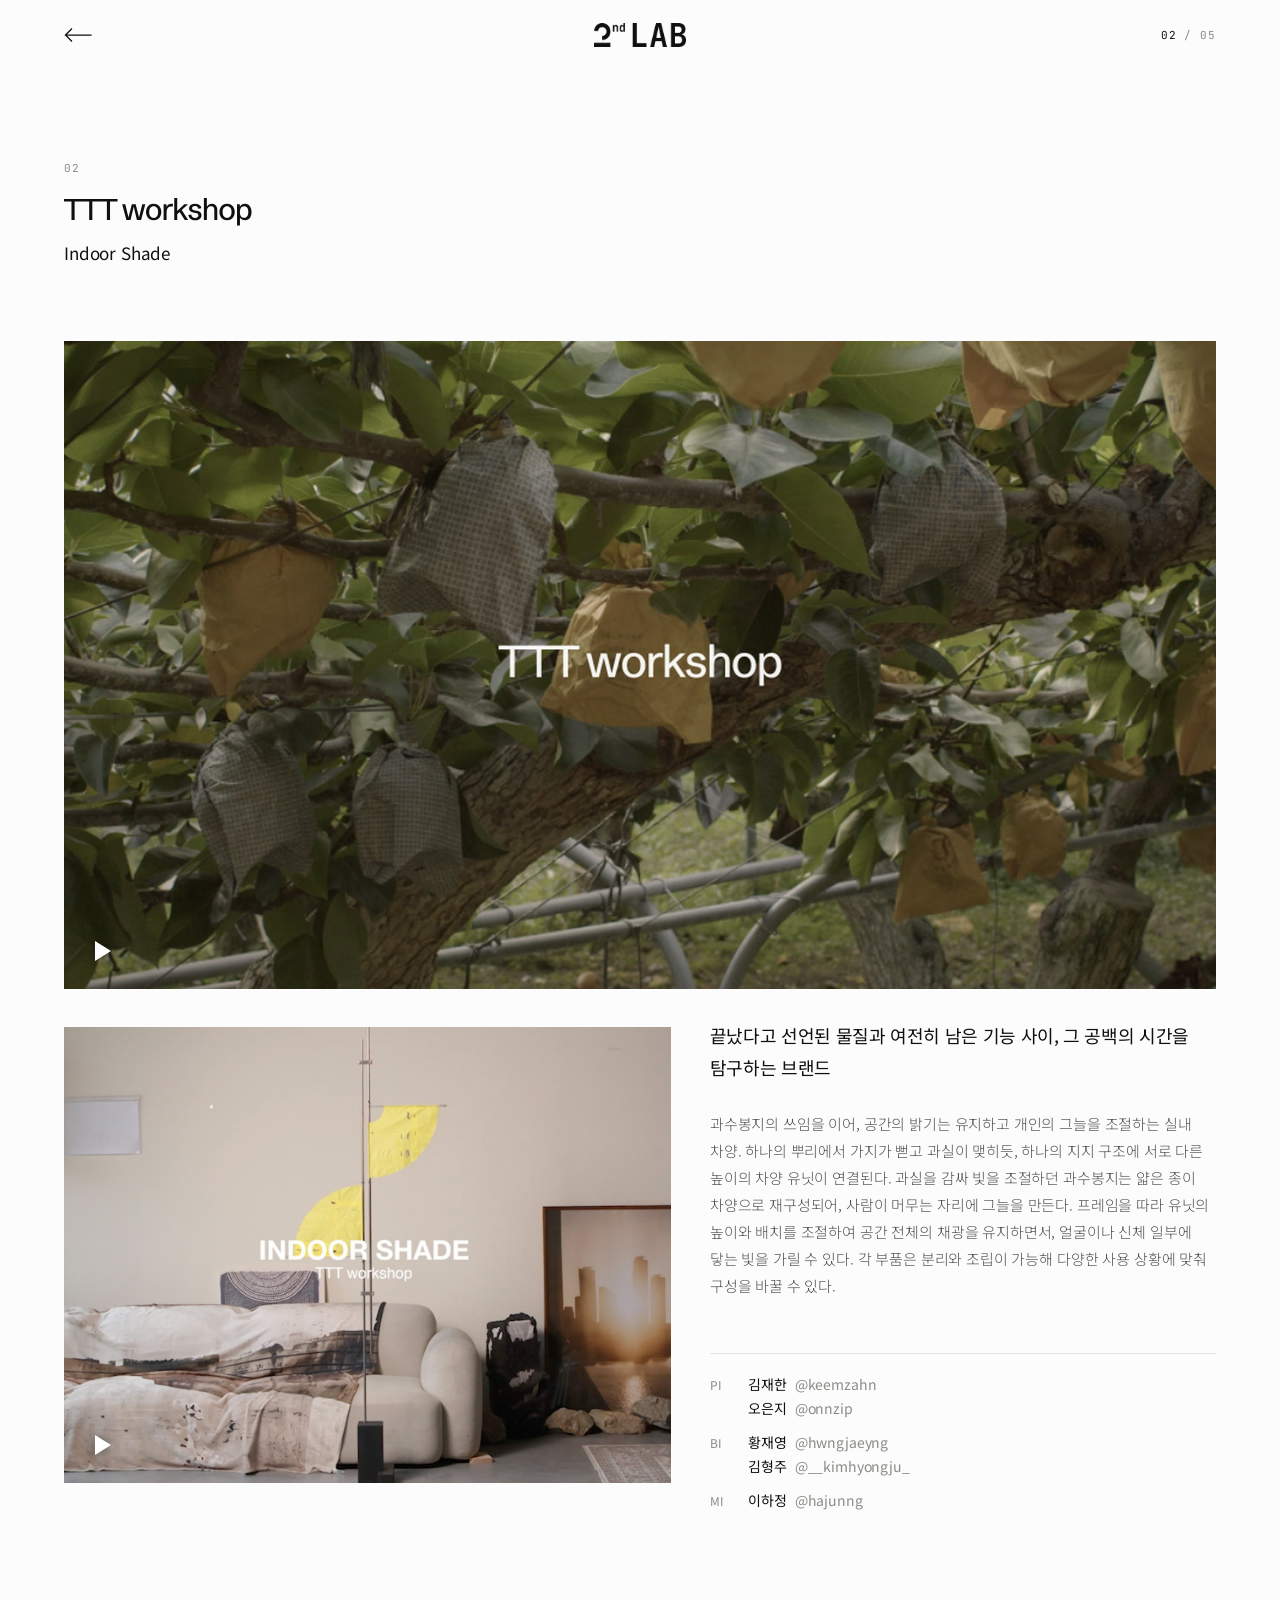
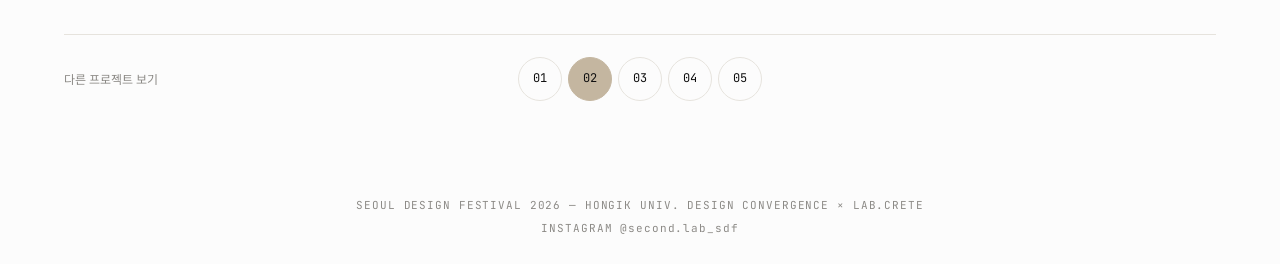
<file: 2/index.html>
<!doctype html>
<html lang="ko">
<head>
<meta charset="utf-8">
<meta name="viewport" content="width=device-width, initial-scale=1, viewport-fit=cover">
<title>2조 · Indoor Shade — 2nd LAB</title>
<meta name="description" content="끝났다고 선언된 물질과 여전히 남은 기능 사이, 그 공백의 시간을 탐구하는 브랜드">
<meta name="theme-color" content="#FCFCFC">
<meta property="og:title" content="2조 · Indoor Shade — 2nd LAB">
<meta property="og:description" content="끝났다고 선언된 물질과 여전히 남은 기능 사이, 그 공백의 시간을 탐구하는 브랜드">
<meta property="og:image" content="https://2ndlab.kr/assets/og.png">
<meta property="og:image:width" content="1200">
<meta property="og:image:height" content="630">
<meta property="og:type" content="website">
<meta name="twitter:card" content="summary_large_image">
<link rel="icon" href="../assets/favicon.svg?v=4" type="image/svg+xml">
<link rel="stylesheet" href="../assets/fonts/fonts.css">
<link rel="stylesheet" href="../assets/site.css?v=20261126c">
</head>
<body data-root="../" data-team="2">
<header class="bar">
  <a class="back ko" href="../" aria-label="처음으로 돌아가기"><svg viewBox="0 0 28 14" aria-hidden="true"><path d="M27 7H1.5M7.5 1L1.5 7l6 6"/></svg></a>
  <a class="mark" href="../" aria-label="2nd LAB 처음으로"><img src="../assets/logo-2ndlab.png" alt="" width="948" height="239" decoding="async"></a>
  <span class="count mono"><b>02</b> / 05</span>
</header>
<main class="team">
  <div class="head">
    <p class="mono rv" style="--i:0">02</p>
    <h1 class="tlogo rv" style="--i:1"><span class="lg" style="--k:0.77" aria-hidden="true"><svg xmlns="http://www.w3.org/2000/svg" viewBox="0 0 1519.45 223.57" fill="currentColor"><path d="M1459.59 66.01C1453.36 66.01 1447.60 67.70 1442.32 71.09C1437.12 74.41 1432.94 79.53 1429.78 86.47C1426.71 93.41 1425.17 102.32 1425.17 113.20C1425.17 129.37 1428.48 141.40 1435.11 149.28C1441.81 157.09 1449.89 160.99 1459.35 160.99C1469.45 160.99 1477.65 156.85 1483.96 148.57C1490.27 140.29 1493.42 128.50 1493.42 113.20C1493.42 98.30 1490.35 86.71 1484.20 78.43C1478.12 70.15 1469.92 66.01 1459.59 66.01M1466.92 46.73C1477.41 46.73 1486.60 49.45 1494.49 54.89C1502.37 60.33 1508.48 68.06 1512.82 78.07C1517.24 88.09 1519.45 99.96 1519.45 113.68C1519.45 127.48 1517.24 139.39 1512.82 149.40C1508.41 159.34 1502.25 166.99 1494.37 172.35C1486.48 177.71 1477.29 180.39 1466.81 180.39C1458.13 180.39 1449.81 178.26 1441.85 174.01C1435.17 170.44 1429.77 164.90 1425.64 157.39L1425.64 223.57L1401.98 223.57L1401.98 49.68L1424.70 49.68L1424.70 72.75C1428.42 64.16 1434.01 57.73 1441.49 53.47C1449.38 48.97 1457.86 46.73 1466.92 46.73"/><path d="M1321.30 161.23C1332.49 161.23 1341.33 156.97 1347.79 148.45C1354.26 139.86 1357.49 128.23 1357.49 113.56C1357.49 98.81 1354.26 87.18 1347.79 78.66C1341.33 70.15 1332.49 65.89 1321.30 65.89C1310.10 65.89 1301.27 70.15 1294.80 78.66C1288.33 87.18 1285.10 98.81 1285.10 113.56C1285.10 128.23 1288.33 139.86 1294.80 148.45C1301.27 156.97 1310.10 161.23 1321.30 161.23M1321.30 180.39C1309.07 180.39 1298.27 177.55 1288.88 171.88C1279.58 166.20 1272.32 158.35 1267.12 148.34C1261.91 138.32 1259.31 126.73 1259.31 113.56C1259.31 100.39 1261.91 88.80 1267.12 78.78C1272.32 68.77 1279.58 60.92 1288.88 55.24C1298.27 49.56 1309.07 46.73 1321.30 46.73C1333.52 46.73 1344.28 49.56 1353.59 55.24C1362.97 60.92 1370.27 68.77 1375.47 78.78C1380.68 88.80 1383.28 100.39 1383.28 113.56C1383.28 126.73 1380.68 138.32 1375.47 148.34C1370.27 158.35 1362.97 166.20 1353.59 171.88C1344.28 177.55 1333.52 180.39 1321.30 180.39"/><path d="M1157.58 70.33C1160.98 64.02 1165.67 58.75 1171.65 54.53C1178.99 49.33 1187.94 46.72 1198.50 46.72C1207.73 46.72 1215.54 48.81 1221.92 52.99C1228.39 57.17 1233.32 63.05 1236.71 70.62C1240.18 78.19 1241.92 87.22 1241.92 97.71L1241.92 177.43L1217.90 177.43L1217.90 99.95C1217.90 89.23 1216.05 80.91 1212.34 75.00C1208.64 69.00 1201.97 66.00 1192.35 66.00C1181.79 66.00 1173.35 69.83 1167.04 77.48C1160.73 85.13 1157.58 96.60 1157.58 111.90L1157.58 177.43L1133.56 177.43L1133.56 0.00L1157.58 0.00Z"/><path d="M1062.46 180.39C1053.08 180.39 1044.48 178.90 1036.67 175.90C1028.87 172.90 1022.36 168.37 1017.16 162.30C1012.03 156.14 1008.64 148.30 1006.98 138.75L1030.88 134.14C1031.67 143.37 1034.82 150.27 1040.34 154.84C1045.94 159.42 1053.08 161.70 1061.75 161.70C1070.43 161.70 1077.17 159.65 1081.98 155.55C1086.87 151.37 1089.31 146.37 1089.31 140.53C1089.31 135.48 1087.54 131.42 1083.99 128.35C1080.52 125.27 1075.20 123.10 1068.02 121.84L1053.59 119.12C1049.33 118.41 1044.84 117.38 1040.11 116.04C1035.45 114.62 1031.08 112.65 1026.98 110.13C1022.95 107.61 1019.64 104.25 1017.04 100.08C1014.52 95.89 1013.25 90.61 1013.25 84.22C1013.25 75.79 1015.46 68.85 1019.88 63.41C1024.29 57.88 1030.21 53.75 1037.62 50.99C1045.11 48.15 1053.31 46.73 1062.23 46.73C1071.45 46.73 1079.61 48.15 1086.71 50.99C1093.81 53.82 1099.60 57.93 1104.10 63.29C1108.67 68.57 1111.67 75.04 1113.09 82.69L1088.49 87.66C1087.93 83.24 1086.71 79.37 1084.82 76.06C1082.93 72.67 1080.17 70.03 1076.54 68.14C1072.91 66.24 1068.14 65.30 1062.23 65.30C1055.29 65.30 1049.37 66.76 1044.48 69.68C1039.67 72.51 1037.27 76.77 1037.27 82.45C1037.27 85.76 1038.17 88.60 1039.99 90.97C1041.88 93.25 1044.60 95.15 1048.15 96.64C1051.70 98.06 1056.07 99.33 1061.28 100.43L1076.30 103.50C1083.00 104.77 1089.20 106.74 1094.87 109.42C1100.63 112.02 1105.24 115.73 1108.71 120.54C1112.26 125.27 1114.04 131.54 1114.04 139.35C1114.04 147.94 1111.83 155.32 1107.41 161.47C1103.00 167.62 1096.92 172.31 1089.20 175.54C1081.47 178.78 1072.56 180.39 1062.46 180.39"/><path d="M893.42 177.43L893.42 0.00L917.44 0.00L917.44 104.69L974.57 49.68L1005.20 49.68L953.75 97.94L1006.51 177.43L978.71 177.43L936.83 114.27L917.44 132.37L917.44 177.43Z"/><path d="M869.63 46.73C871.92 46.73 874.20 46.92 876.49 47.32C878.78 47.71 880.95 48.38 883.00 49.33L880.27 71.21C875.78 69.79 871.32 69.08 866.91 69.08C863.91 69.08 860.36 69.67 856.26 70.86C852.24 71.96 848.34 74.13 844.55 77.36C840.77 80.60 837.57 85.37 834.97 91.68C832.45 97.91 831.19 106.11 831.19 116.28L831.19 177.44L807.17 177.44L807.17 49.68L830.00 49.68L830.00 72.10C833.83 64.02 839.23 57.84 846.21 53.59C853.78 49.01 861.58 46.73 869.63 46.73"/><path d="M726.49 161.23C737.69 161.23 746.52 156.97 752.99 148.45C759.45 139.86 762.69 128.23 762.69 113.56C762.69 98.81 759.45 87.18 752.99 78.66C746.52 70.15 737.69 65.89 726.49 65.89C715.29 65.89 706.46 70.15 699.99 78.66C693.53 87.18 690.29 98.81 690.29 113.56C690.29 128.23 693.53 139.86 699.99 148.45C706.46 156.97 715.29 161.23 726.49 161.23M726.49 180.39C714.27 180.39 703.46 177.55 694.08 171.88C684.77 166.20 677.52 158.35 672.31 148.34C667.11 138.32 664.51 126.73 664.51 113.56C664.51 100.39 667.11 88.80 672.31 78.78C677.52 68.77 684.77 60.92 694.08 55.24C703.46 49.56 714.27 46.73 726.49 46.73C738.71 46.73 749.48 49.56 758.78 55.24C768.17 60.92 775.46 68.77 780.67 78.78C785.87 88.80 788.48 100.39 788.48 113.56C788.48 126.73 785.87 138.32 780.67 148.34C775.46 158.35 768.17 166.20 758.78 171.88C749.48 177.55 738.71 180.39 726.49 180.39"/><path d="M522.59 157.44L549.53 49.68L580.87 49.68L607.98 157.02L634.10 49.68L658.83 49.68L624.52 177.43L590.81 177.43L565.08 71.66L539.24 177.43L505.52 177.43L471.22 49.68L496.53 49.68Z"/><path d="M433.80 7.09L433.80 28.27L372.88 28.27L372.88 177.43L347.45 177.43L347.45 28.27L229.50 28.27L229.50 177.43L204.07 177.43L204.07 28.27L86.11 28.27L86.11 177.43L60.68 177.43L60.68 28.27L0.00 28.27L0.00 7.09Z"/></svg></span><span class="sr">2조</span></h1>
    <p class="title rv" style="--i:2">Indoor Shade</p>
  </div>
  <figure class="film rv has-poster" style="--i:3;background-image:url(../assets/thumbs/2-main.jpg)" data-video="https://youtu.be/_lzn21qG1KE" aria-label="2조 영상">
    <button class="play" type="button" disabled><span class="tri"></span><span class="lbl ko">메인 영상</span></button>
  </figure>
  <section class="about rv" style="--i:4">
    <figure class="film reel has-poster" style="background-image:url(../assets/thumbs/2-brand.jpg)" data-video="https://youtu.be/eiKgyg3g6YU" aria-label="2조 브랜드 필름">
      <button class="play" type="button" disabled><span class="tri"></span><span class="lbl ko">브랜드 필름</span></button>
    </figure>
    <div class="text"><p class="lead">끝났다고 선언된 물질과 여전히 남은 기능 사이, 그 공백의 시간을 탐구하는 브랜드</p><p class="body">과수봉지의 쓰임을 이어, 공간의 밝기는 유지하고 개인의 그늘을 조절하는 실내 차양.

하나의 뿌리에서 가지가 뻗고 과실이 맺히듯, 하나의 지지 구조에 서로 다른 높이의 차양 유닛이 연결된다.
과실을 감싸 빛을 조절하던 과수봉지는 얇은 종이 차양으로 재구성되어, 사람이 머무는 자리에 그늘을 만든다.
프레임을 따라 유닛의 높이와 배치를 조절하여 공간 전체의 채광을 유지하면서, 얼굴이나 신체 일부에 닿는 빛을 가릴 수 있다.
각 부품은 분리와 조립이 가능해 다양한 사용 상황에 맞춰 구성을 바꿀 수 있다.</p><dl><dt class="ko">PI</dt><dd><span class="pp">김재한<span class="ig">@keemzahn</span></span><span class="pp">오은지<span class="ig">@onnzip</span></span></dd><dt class="ko">BI</dt><dd><span class="pp">황재영<span class="ig">@hwngjaeyng</span></span><span class="pp">김형주<span class="ig">@__kimhyongju_</span></span></dd><dt class="ko">MI</dt><dd><span class="pp">이하정<span class="ig">@hajunng</span></span></dd></dl></div>
  </section>
  <nav class="switch rv" style="--i:5" aria-label="다른 프로젝트 보기">
    <span class="label ko">다른 프로젝트 보기</span>
    <ol><li><a href="../1/" aria-label="1조">01</a></li><li><a href="../2/" aria-current="page" aria-label="2조">02</a></li><li><a href="../3/" aria-label="3조">03</a></li><li><a href="../4/" aria-label="4조">04</a></li><li><a href="../5/" aria-label="5조">05</a></li></ol>
  </nav>
</main>
<footer class="foot mono rv" style="--i:9">
  <span>Seoul Design Festival 2026 — Hongik Univ. Design Convergence × LAB.CRETE</span>
  <span class="ig-site">Instagram <b>@second.lab_sdf</b></span>
</footer>
<script src="../assets/site.js?v=20261111f" defer></script>
</body>
</html>
</file>
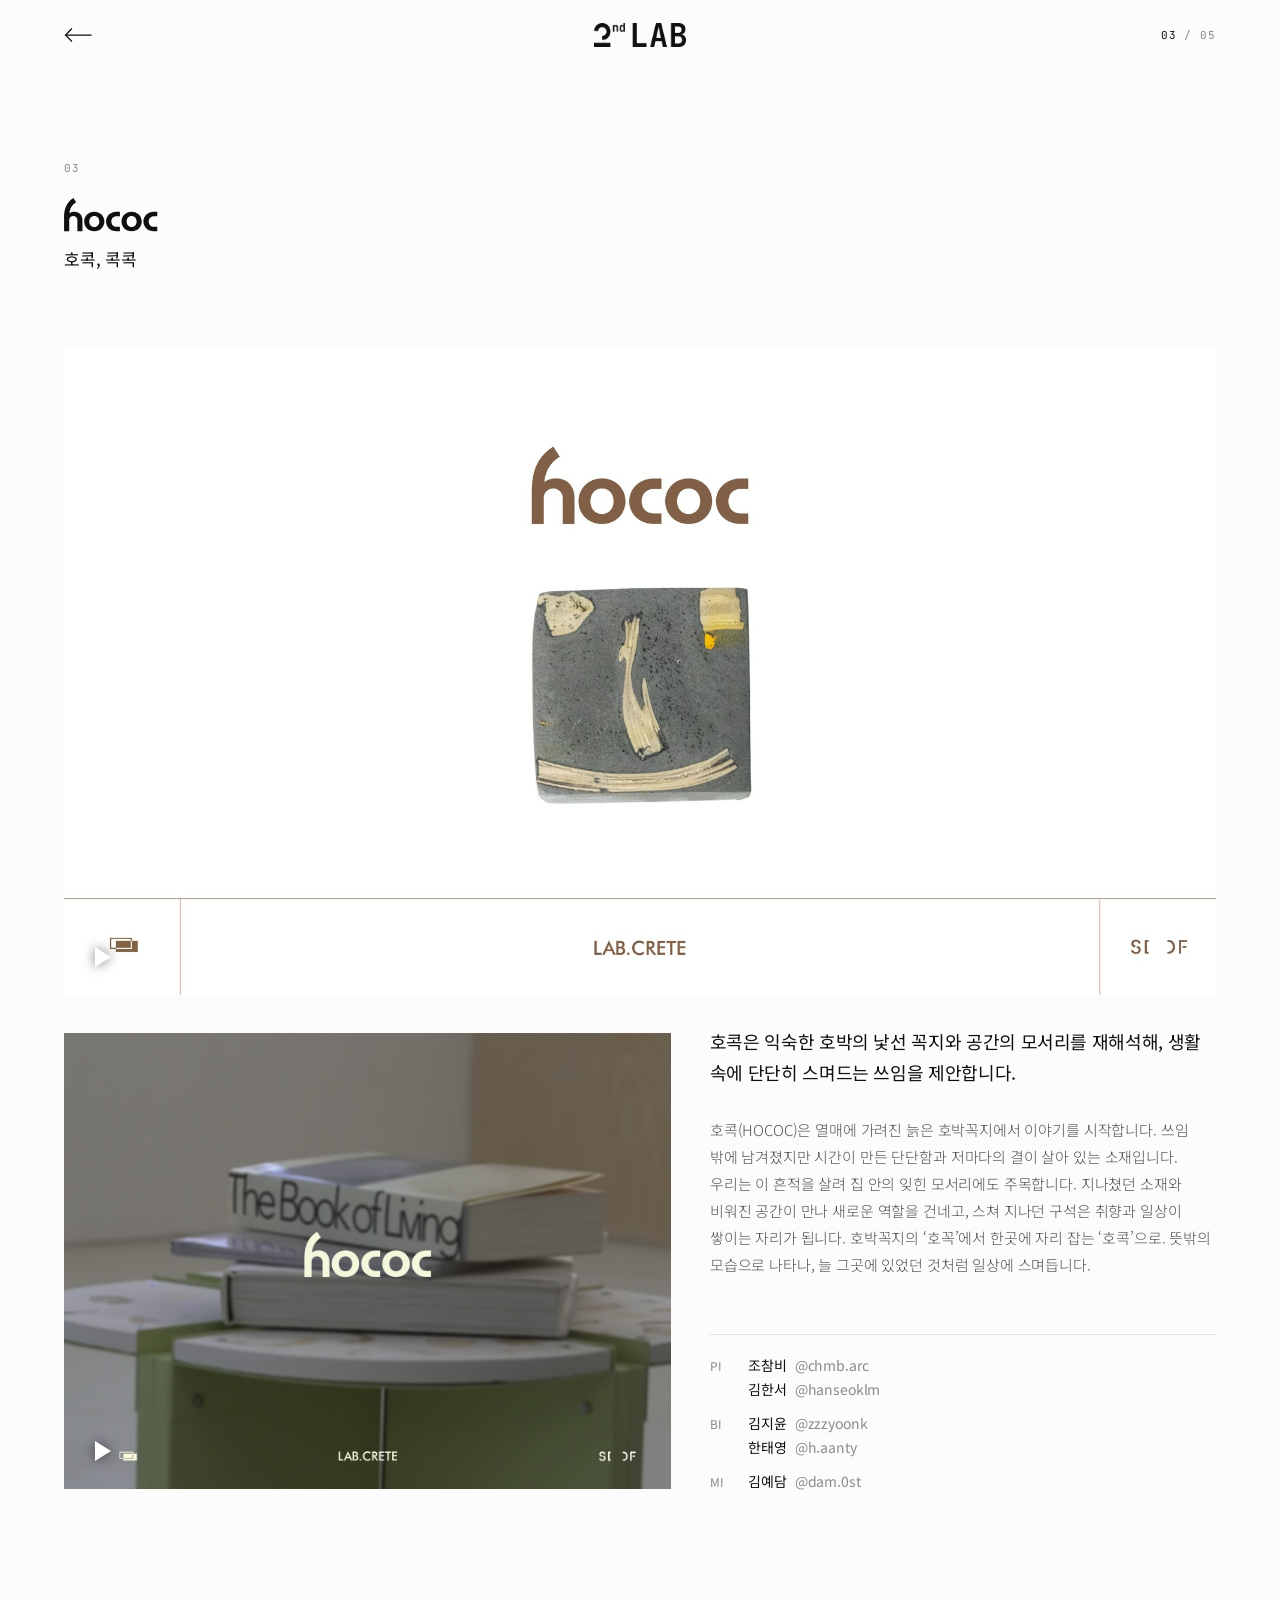
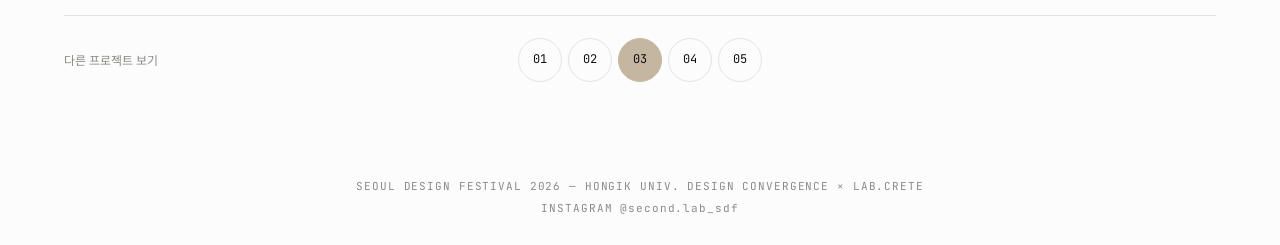
<file: 3/index.html>
<!doctype html>
<html lang="ko">
<head>
<meta charset="utf-8">
<meta name="viewport" content="width=device-width, initial-scale=1, viewport-fit=cover">
<title>3조 · 호콕, 콕콕 — 2nd LAB</title>
<meta name="description" content="호콕은 익숙한 호박의 낯선 꼭지와 공간의 모서리를 재해석해,  생활 속에 단단히 스며드는 쓰임을 제안합니다.">
<meta name="theme-color" content="#FCFCFC">
<meta property="og:title" content="3조 · 호콕, 콕콕 — 2nd LAB">
<meta property="og:description" content="호콕은 익숙한 호박의 낯선 꼭지와 공간의 모서리를 재해석해,  생활 속에 단단히 스며드는 쓰임을 제안합니다.">
<meta property="og:image" content="https://2ndlab.kr/assets/og.png">
<meta property="og:image:width" content="1200">
<meta property="og:image:height" content="630">
<meta property="og:type" content="website">
<meta name="twitter:card" content="summary_large_image">
<link rel="icon" href="../assets/favicon.svg?v=4" type="image/svg+xml">
<link rel="stylesheet" href="../assets/fonts/fonts.css">
<link rel="stylesheet" href="../assets/site.css?v=20261126c">
</head>
<body data-root="../" data-team="3">
<header class="bar">
  <a class="back ko" href="../" aria-label="처음으로 돌아가기"><svg viewBox="0 0 28 14" aria-hidden="true"><path d="M27 7H1.5M7.5 1L1.5 7l6 6"/></svg></a>
  <a class="mark" href="../" aria-label="2nd LAB 처음으로"><img src="../assets/logo-2ndlab.png" alt="" width="948" height="239" decoding="async"></a>
  <span class="count mono"><b>03</b> / 05</span>
</header>
<main class="team">
  <div class="head">
    <p class="mono rv" style="--i:0">03</p>
    <h1 class="tlogo rv" style="--i:1"><span class="lg" style="--k:0.93" aria-hidden="true"><svg xmlns="http://www.w3.org/2000/svg" viewBox="0 0 380.66 135.99" fill="currentColor"><path d="M123.60 118.45C111.01 118.45 103.21 108.55 103.21 95.95C103.21 83.37 111.01 73.47 123.60 73.47C136.20 73.47 143.99 83.37 143.99 95.95C143.99 108.55 136.20 118.45 123.60 118.45M123.60 55.94C99.92 55.94 82.38 73.62 82.38 95.95C82.38 118.45 99.92 135.98 123.60 135.98C147.29 135.98 164.83 118.45 164.83 95.95C164.83 73.47 147.29 55.94 123.60 55.94"/><path d="M214.49 74.40L228.11 74.40L228.11 56.13L214.49 56.13C189.81 56.13 171.53 73.62 171.53 95.95C171.53 118.45 189.81 135.79 214.49 135.79L228.11 135.79L228.11 117.51L214.49 117.51C201.37 117.51 193.24 108.14 193.24 95.95C193.24 83.78 201.37 74.40 214.49 74.40"/><path d="M367.04 74.40L380.66 74.40L380.66 56.13L367.04 56.13C342.36 56.13 324.08 73.62 324.08 95.95C324.08 118.45 342.36 135.79 367.04 135.79L380.66 135.79L380.66 117.51L367.04 117.51C353.92 117.51 345.79 108.14 345.79 95.95C345.79 83.78 353.92 74.40 367.04 74.40"/><path d="M275.96 118.45C263.37 118.45 255.58 108.55 255.58 95.95C255.58 83.37 263.37 73.47 275.96 73.47C288.56 73.47 296.35 83.37 296.35 95.95C296.35 108.55 288.56 118.45 275.96 118.45M275.96 55.94C252.28 55.94 234.74 73.62 234.74 95.95C234.74 118.45 252.28 135.98 275.96 135.98C299.65 135.98 317.19 118.45 317.19 95.95C317.19 73.47 299.65 55.94 275.96 55.94"/><path d="M75.22 90.25L75.22 135.99L54.68 135.99L54.68 90.25C54.68 80.97 47.19 73.46 37.89 73.46C33.65 73.46 29.72 75.02 26.74 77.59C23.13 80.69 21.21 85.32 21.24 90.08C21.25 91.62 21.25 93.16 21.25 94.68L21.25 135.99L0.33 135.99L0.33 89.13C0.18 60.20 0.00 24.20 38.18 0.00L49.36 17.66C30.41 29.66 24.17 45.20 22.15 62.36C28.26 57.85 35.58 55.93 42.39 55.93C64.43 55.93 75.22 71.37 75.22 90.25"/></svg></span><span class="sr">3조</span></h1>
    <p class="title rv" style="--i:2">호콕, 콕콕</p>
  </div>
  <figure class="film rv has-poster" style="--i:3;background-image:url(../assets/thumbs/3-main.jpg)" data-video="https://youtu.be/ko4s1TerFhw" aria-label="3조 영상">
    <button class="play" type="button" disabled><span class="tri"></span><span class="lbl ko">메인 영상</span></button>
  </figure>
  <section class="about rv" style="--i:4">
    <figure class="film reel has-poster" style="background-image:url(../assets/thumbs/3-brand.jpg)" data-video="https://youtu.be/uJraLkS5YAY" aria-label="3조 브랜드 필름">
      <button class="play" type="button" disabled><span class="tri"></span><span class="lbl ko">브랜드 필름</span></button>
    </figure>
    <div class="text"><p class="lead">호콕은 익숙한 호박의 낯선 꼭지와 공간의 모서리를 재해석해,  생활 속에 단단히 스며드는 쓰임을 제안합니다.</p><p class="body">호콕(HOCOC)은 열매에 가려진 늙은 호박꼭지에서 이야기를 시작합니다. 쓰임 밖에 남겨졌지만 시간이 만든 단단함과 저마다의 결이 살아 있는 소재입니다. 우리는 이 흔적을 살려 집 안의 잊힌 모서리에도 주목합니다. 지나쳤던 소재와 비워진 공간이 만나 새로운 역할을 건네고, 스쳐 지나던 구석은 취향과 일상이 쌓이는 자리가 됩니다. 호박꼭지의 ‘호꼭’에서 한곳에 자리 잡는 ‘호콕’으로. 뜻밖의 모습으로 나타나, 늘 그곳에 있었던 것처럼 일상에 스며듭니다.</p><dl><dt class="ko">PI</dt><dd><span class="pp">조참비<span class="ig">@chmb.arc</span></span><span class="pp">김한서<span class="ig">@hanseoklm</span></span></dd><dt class="ko">BI</dt><dd><span class="pp">김지윤<span class="ig">@zzzyoonk</span></span><span class="pp">한태영<span class="ig">@h.aanty</span></span></dd><dt class="ko">MI</dt><dd><span class="pp">김예담<span class="ig">@dam.0st</span></span></dd></dl></div>
  </section>
  <nav class="switch rv" style="--i:5" aria-label="다른 프로젝트 보기">
    <span class="label ko">다른 프로젝트 보기</span>
    <ol><li><a href="../1/" aria-label="1조">01</a></li><li><a href="../2/" aria-label="2조">02</a></li><li><a href="../3/" aria-current="page" aria-label="3조">03</a></li><li><a href="../4/" aria-label="4조">04</a></li><li><a href="../5/" aria-label="5조">05</a></li></ol>
  </nav>
</main>
<footer class="foot mono rv" style="--i:9">
  <span>Seoul Design Festival 2026 — Hongik Univ. Design Convergence × LAB.CRETE</span>
  <span class="ig-site">Instagram <b>@second.lab_sdf</b></span>
</footer>
<script src="../assets/site.js?v=20261111f" defer></script>
</body>
</html>
</file>
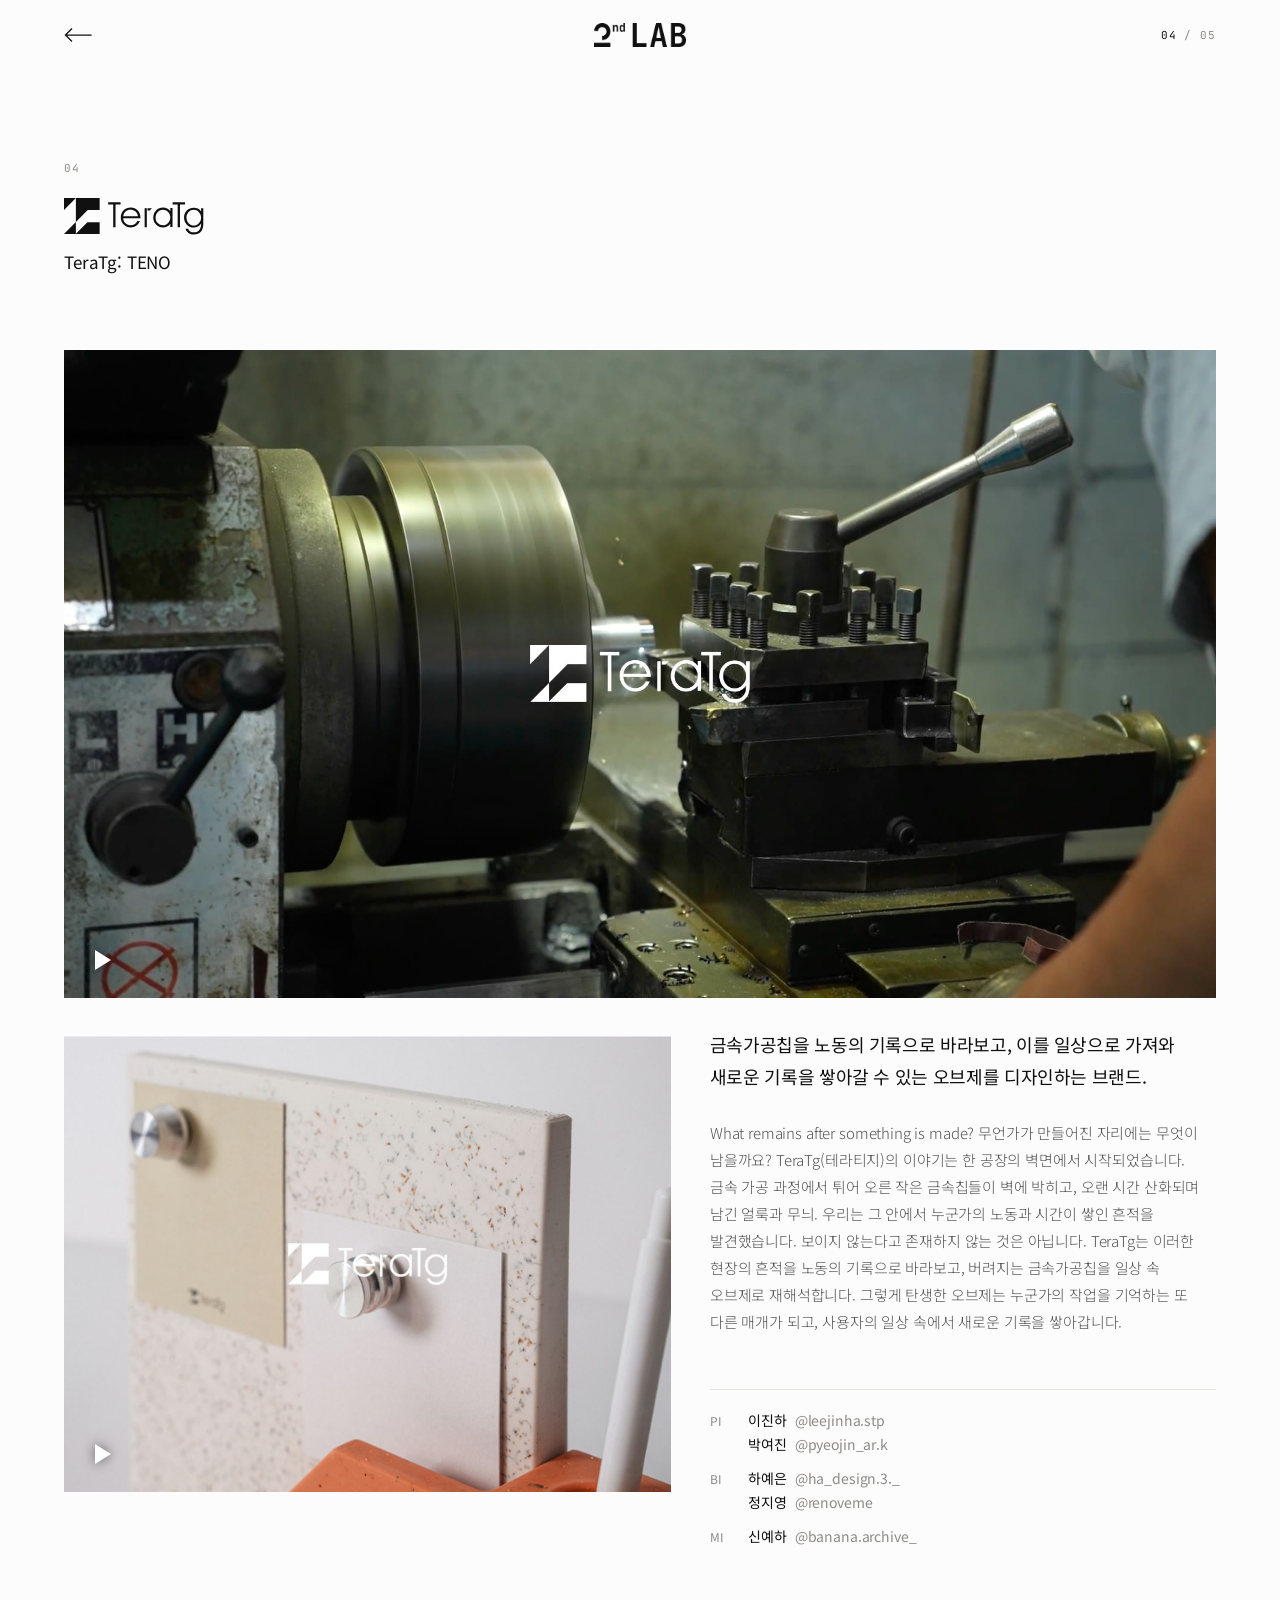
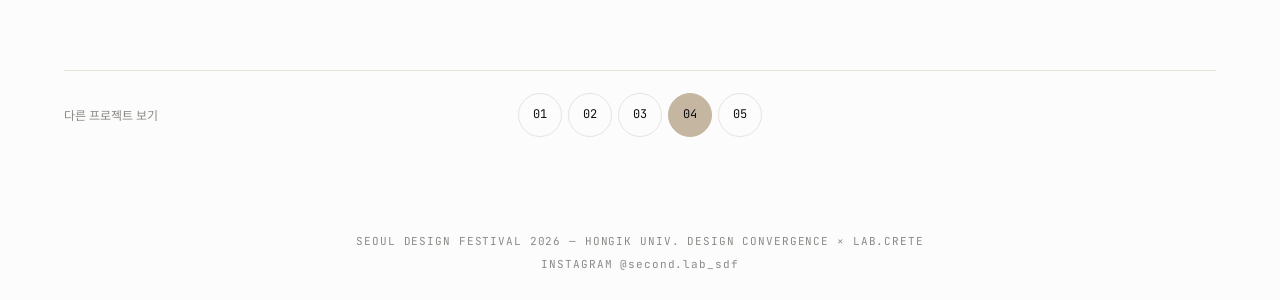
<file: 4/index.html>
<!doctype html>
<html lang="ko">
<head>
<meta charset="utf-8">
<meta name="viewport" content="width=device-width, initial-scale=1, viewport-fit=cover">
<title>4조 · TeraTg: TENO — 2nd LAB</title>
<meta name="description" content="금속가공칩을 노동의 기록으로 바라보고, 이를 일상으로 가져와 새로운 기록을 쌓아갈 수 있는 오브제를 디자인하는 브랜드.">
<meta name="theme-color" content="#FCFCFC">
<meta property="og:title" content="4조 · TeraTg: TENO — 2nd LAB">
<meta property="og:description" content="금속가공칩을 노동의 기록으로 바라보고, 이를 일상으로 가져와 새로운 기록을 쌓아갈 수 있는 오브제를 디자인하는 브랜드.">
<meta property="og:image" content="https://2ndlab.kr/assets/og.png">
<meta property="og:image:width" content="1200">
<meta property="og:image:height" content="630">
<meta property="og:type" content="website">
<meta name="twitter:card" content="summary_large_image">
<link rel="icon" href="../assets/favicon.svg?v=4" type="image/svg+xml">
<link rel="stylesheet" href="../assets/fonts/fonts.css">
<link rel="stylesheet" href="../assets/site.css?v=20261126c">
</head>
<body data-root="../" data-team="4">
<header class="bar">
  <a class="back ko" href="../" aria-label="처음으로 돌아가기"><svg viewBox="0 0 28 14" aria-hidden="true"><path d="M27 7H1.5M7.5 1L1.5 7l6 6"/></svg></a>
  <a class="mark" href="../" aria-label="2nd LAB 처음으로"><img src="../assets/logo-2ndlab.png" alt="" width="948" height="239" decoding="async"></a>
  <span class="count mono"><b>04</b> / 05</span>
</header>
<main class="team">
  <div class="head">
    <p class="mono rv" style="--i:0">04</p>
    <h1 class="tlogo rv" style="--i:1"><span class="lg" style="--k:1.02" aria-hidden="true"><svg xmlns="http://www.w3.org/2000/svg" viewBox="0 0 629.00 165.00" fill="currentColor"><path d="M199.42 29.40L222.21 29.40L222.21 132.00L232.63 132.00L232.63 29.40L255.42 29.40L255.42 19.00L199.42 19.00Z"/><path d="M267.38 82.21L267.44 81.77C268.75 72.90 272.40 65.73 278.27 60.47L278.29 60.49C284.18 55.25 291.45 52.60 299.91 52.60C309.00 52.60 316.48 55.08 322.16 59.95C327.81 64.82 331.74 72.16 333.86 81.75L333.96 82.21ZM333.17 56.23C324.94 47.33 314.60 43.00 301.58 43.00C288.56 43.00 277.53 47.27 269.13 55.70C260.82 64.02 256.42 75.16 256.42 87.88C256.42 100.60 260.78 110.95 269.40 119.75C278.00 128.54 288.66 133.00 301.11 133.00C310.47 133.00 318.86 130.45 325.98 125.42C332.62 120.75 337.94 114.08 341.83 105.59L342.46 104.21L330.68 104.21L330.40 104.75C327.57 110.40 323.59 114.90 318.58 118.14C313.32 121.51 307.33 123.22 300.79 123.22C291.53 123.22 283.69 120.28 277.53 114.45C271.32 108.61 267.85 100.88 267.16 91.49L267.12 91.08L345.42 91.08L345.42 90.10L345.40 90.08C345.28 76.27 341.18 64.88 333.17 56.23"/><path d="M479.97 87.87C479.82 97.53 476.51 105.94 470.12 112.83C463.50 119.99 455.92 123.46 446.97 123.46C438.01 123.46 429.91 120.07 423.41 113.38C416.73 106.49 413.61 98.64 413.61 88.66C413.61 78.67 416.92 69.82 423.45 62.91C429.99 56.01 438.01 52.52 447.30 52.52L447.30 52.54C455.87 52.54 463.54 56.03 470.08 62.94C476.64 69.82 479.97 78.00 479.97 87.23ZM479.99 59.56L479.97 59.58L479.27 58.60C475.67 53.60 471.09 49.69 465.66 47.02C460.23 44.35 454.15 43.00 447.63 43.00C434.93 43.00 424.20 47.36 415.73 55.97C407.28 64.56 403.00 75.41 403.00 88.21C403.00 101.00 407.21 111.54 415.48 120.09C423.76 128.66 434.25 133.00 446.69 133.00C453.35 133.00 459.68 131.59 465.48 128.78C471.27 125.98 475.92 122.07 479.29 117.17L479.99 116.13L479.99 130.72L490.00 130.72L490.00 44.88L479.99 44.88Z"/><path d="M546.42 19.00L490.42 19.00L490.42 29.40L513.20 29.40L513.20 132.00L523.64 132.00L523.64 29.40L546.42 29.40Z"/><path d="M608.92 113.57C602.35 120.43 594.66 123.91 586.08 123.91C576.96 123.91 569.08 120.43 562.66 113.61C556.22 106.78 552.97 98.18 552.97 88.10L552.97 87.71C553.04 78.13 556.32 69.94 562.72 63.37C569.10 56.81 577.18 53.34 586.10 53.34C595.01 53.34 602.62 56.89 609.10 63.89C615.56 70.88 618.83 79.42 618.83 89.29C618.83 98.53 615.50 106.68 608.92 113.57M618.97 60.91L618.27 59.95C614.25 54.49 609.57 50.44 604.36 47.86C599.17 45.29 592.88 44.00 585.70 44.00C573.37 44.00 562.92 48.31 554.58 56.81C546.12 65.43 542.00 75.79 542.00 88.49C542.00 101.18 546.27 111.99 554.72 120.51C563.17 129.04 573.94 133.35 586.70 133.35C593.04 133.35 598.91 131.90 604.14 129.06C609.39 126.19 614.15 121.90 618.27 116.28L618.97 115.32L618.97 118.80C618.97 129.76 615.95 138.63 609.98 145.20C603.99 151.80 595.95 155.13 586.08 155.13C579.75 155.13 574.31 153.71 569.90 150.88C565.71 148.21 562.70 144.48 560.96 139.82L560.73 139.18L548.67 139.18L549.06 140.44C551.27 147.60 555.62 153.45 561.96 157.84C568.87 162.60 577.24 165.00 586.88 165.00C599.95 165.00 610.35 160.79 617.78 152.46C625.21 144.11 629.00 132.35 629.00 117.49L629.00 46.03L618.97 46.03Z"/><path d="M364.00 132.00L374.00 132.00L374.00 46.00L364.00 46.00Z"/><path d="M377.00 46.00L377.00 56.00L387.00 56.00L397.00 46.00L387.00 46.00Z"/><path d="M53.67 108.67L107.33 54.33L161.00 54.33L161.00 0.00L53.67 0.00Z"/><path d="M0.00 54.33L53.67 0.00L0.00 0.00Z"/><path d="M53.67 161.33L53.67 108.67L0.00 163.00L52.00 163.00L53.67 163.00L106.00 163.00L161.00 163.00L161.00 109.00L106.00 109.00Z"/></svg></span><span class="sr">4조</span></h1>
    <p class="title rv" style="--i:2">TeraTg: TENO</p>
  </div>
  <figure class="film rv has-poster" style="--i:3;background-image:url(../assets/thumbs/4-main.jpg)" data-video="https://youtu.be/eu5NG_8lGsk" aria-label="4조 영상">
    <button class="play" type="button" disabled><span class="tri"></span><span class="lbl ko">메인 영상</span></button>
  </figure>
  <section class="about rv" style="--i:4">
    <figure class="film reel has-poster" style="background-image:url(../assets/thumbs/4-brand.jpg)" data-video="https://youtu.be/U_OxH2unRtc" aria-label="4조 브랜드 필름">
      <button class="play" type="button" disabled><span class="tri"></span><span class="lbl ko">브랜드 필름</span></button>
    </figure>
    <div class="text"><p class="lead">금속가공칩을 노동의 기록으로 바라보고, 이를 일상으로 가져와 새로운 기록을 쌓아갈 수 있는 오브제를 디자인하는 브랜드.</p><p class="body">What remains after something is made?
무언가가 만들어진 자리에는 무엇이 남을까요?
TeraTg(테라티지)의 이야기는 한 공장의 벽면에서 시작되었습니다. 금속 가공 과정에서 튀어 오른 작은 금속칩들이 벽에 박히고, 오랜 시간 산화되며 남긴 얼룩과 무늬. 우리는 그 안에서 누군가의 노동과 시간이 쌓인 흔적을 발견했습니다.
보이지 않는다고 존재하지 않는 것은 아닙니다. TeraTg는 이러한 현장의 흔적을 노동의 기록으로 바라보고, 버려지는 금속가공칩을 일상 속 오브제로 재해석합니다. 그렇게 탄생한 오브제는 누군가의 작업을 기억하는 또 다른 매개가 되고, 사용자의 일상 속에서 새로운 기록을 쌓아갑니다.</p><dl><dt class="ko">PI</dt><dd><span class="pp">이진하<span class="ig">@leejinha.stp</span></span><span class="pp">박여진<span class="ig">@pyeojin_ar.k</span></span></dd><dt class="ko">BI</dt><dd><span class="pp">하예은<span class="ig">@ha_design.3._</span></span><span class="pp">정지영<span class="ig">@renoveme</span></span></dd><dt class="ko">MI</dt><dd><span class="pp">신예하<span class="ig">@banana.archive_</span></span></dd></dl></div>
  </section>
  <nav class="switch rv" style="--i:5" aria-label="다른 프로젝트 보기">
    <span class="label ko">다른 프로젝트 보기</span>
    <ol><li><a href="../1/" aria-label="1조">01</a></li><li><a href="../2/" aria-label="2조">02</a></li><li><a href="../3/" aria-label="3조">03</a></li><li><a href="../4/" aria-current="page" aria-label="4조">04</a></li><li><a href="../5/" aria-label="5조">05</a></li></ol>
  </nav>
</main>
<footer class="foot mono rv" style="--i:9">
  <span>Seoul Design Festival 2026 — Hongik Univ. Design Convergence × LAB.CRETE</span>
  <span class="ig-site">Instagram <b>@second.lab_sdf</b></span>
</footer>
<script src="../assets/site.js?v=20261111f" defer></script>
</body>
</html>
</file>
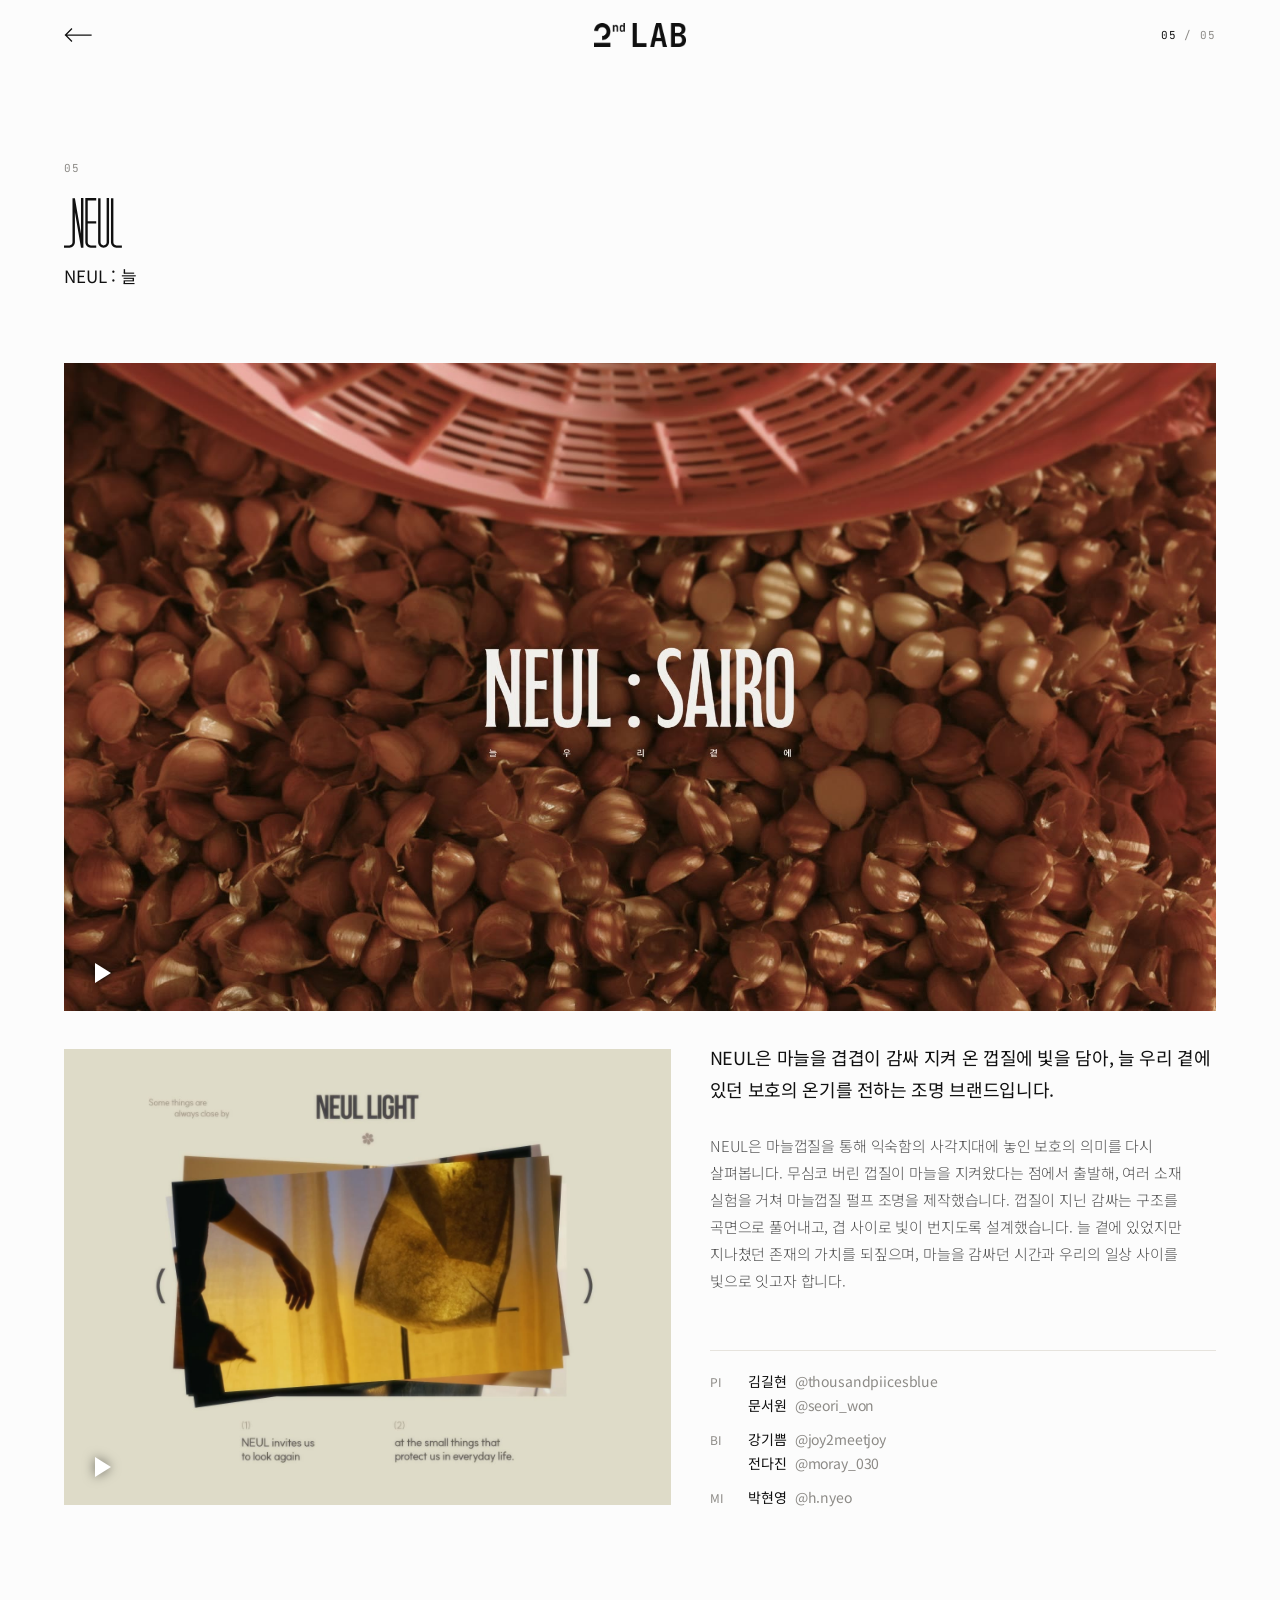
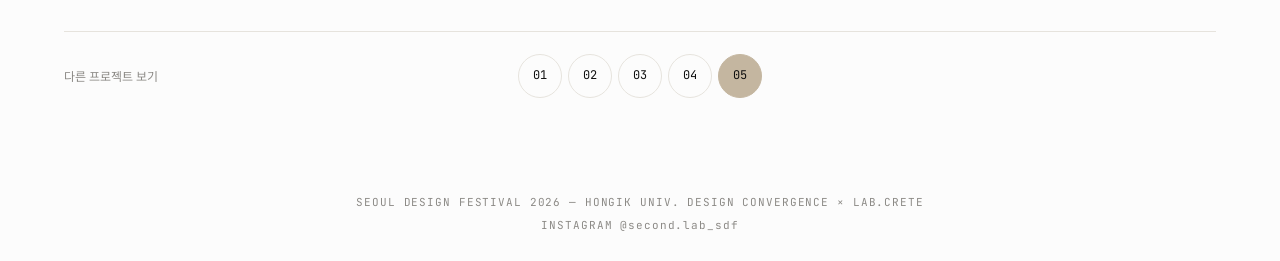
<file: 5/index.html>
<!doctype html>
<html lang="ko">
<head>
<meta charset="utf-8">
<meta name="viewport" content="width=device-width, initial-scale=1, viewport-fit=cover">
<title>5조 · NEUL : 늘 — 2nd LAB</title>
<meta name="description" content="NEUL은 마늘을 겹겹이 감싸 지켜 온 껍질에 빛을 담아,
늘 우리 곁에 있던 보호의 온기를 전하는 조명 브랜드입니다.">
<meta name="theme-color" content="#FCFCFC">
<meta property="og:title" content="5조 · NEUL : 늘 — 2nd LAB">
<meta property="og:description" content="NEUL은 마늘을 겹겹이 감싸 지켜 온 껍질에 빛을 담아,
늘 우리 곁에 있던 보호의 온기를 전하는 조명 브랜드입니다.">
<meta property="og:image" content="https://2ndlab.kr/assets/og.png">
<meta property="og:image:width" content="1200">
<meta property="og:image:height" content="630">
<meta property="og:type" content="website">
<meta name="twitter:card" content="summary_large_image">
<link rel="icon" href="../assets/favicon.svg?v=4" type="image/svg+xml">
<link rel="stylesheet" href="../assets/fonts/fonts.css">
<link rel="stylesheet" href="../assets/site.css?v=20261126c">
</head>
<body data-root="../" data-team="5">
<header class="bar">
  <a class="back ko" href="../" aria-label="처음으로 돌아가기"><svg viewBox="0 0 28 14" aria-hidden="true"><path d="M27 7H1.5M7.5 1L1.5 7l6 6"/></svg></a>
  <a class="mark" href="../" aria-label="2nd LAB 처음으로"><img src="../assets/logo-2ndlab.png" alt="" width="948" height="239" decoding="async"></a>
  <span class="count mono"><b>05</b> / 05</span>
</header>
<main class="team">
  <div class="head">
    <p class="mono rv" style="--i:0">05</p>
    <h1 class="tlogo rv" style="--i:1"><span class="lg" style="--k:1.39" aria-hidden="true"><svg xmlns="http://www.w3.org/2000/svg" viewBox="0 0 710.56 611.46" fill="currentColor"><path d="M291.36 544.41L291.36 314.03L395.45 314.03L395.45 284.40L291.36 284.40L291.36 29.63L395.45 29.63L395.45 0.00L261.74 0.00L261.74 2.37L261.74 544.56C261.74 581.51 291.69 611.46 328.64 611.46L395.64 611.46L395.64 581.84L328.79 581.84C308.12 581.84 291.36 565.08 291.36 544.41"/><path d="M523.48 544.51C523.48 565.12 506.76 581.84 486.15 581.84L486.15 581.84C465.53 581.84 448.82 565.12 448.82 544.51L448.82 2.37L419.20 2.37L419.20 544.51C419.20 581.49 449.17 611.46 486.15 611.46L486.15 611.46C523.12 611.46 553.10 581.49 553.10 544.51L553.10 0.00L523.48 0.00Z"/><path d="M643.70 581.84C623.03 581.84 606.28 565.08 606.28 544.41L606.28 2.37L576.65 2.37L576.65 544.56C576.65 581.51 606.61 611.46 643.56 611.46L710.56 611.46L710.56 581.84Z"/><path d="M238.19 0.00L208.56 0.00L208.56 437.57L133.91 2.37L104.28 2.37L104.28 544.41C104.28 565.08 87.52 581.84 66.85 581.84L-0.00 581.84L-0.00 611.46L67.00 611.46C103.95 611.46 133.91 581.51 133.91 544.56L133.91 175.07L208.56 610.27L208.56 610.87L208.66 610.87L208.76 611.46L238.39 611.46L238.19 610.27Z"/></svg></span><span class="sr">5조</span></h1>
    <p class="title rv" style="--i:2">NEUL : 늘</p>
  </div>
  <figure class="film rv has-poster" style="--i:3;background-image:url(../assets/thumbs/5-main.jpg)" data-video="https://youtu.be/036-Y0ViDCM" aria-label="5조 영상">
    <button class="play" type="button" disabled><span class="tri"></span><span class="lbl ko">메인 영상</span></button>
  </figure>
  <section class="about rv" style="--i:4">
    <figure class="film reel has-poster" style="background-image:url(../assets/thumbs/5-brand.jpg)" data-video="https://youtu.be/hip87oB3ojE" aria-label="5조 브랜드 필름">
      <button class="play" type="button" disabled><span class="tri"></span><span class="lbl ko">브랜드 필름</span></button>
    </figure>
    <div class="text"><p class="lead">NEUL은 마늘을 겹겹이 감싸 지켜 온 껍질에 빛을 담아,
늘 우리 곁에 있던 보호의 온기를 전하는 조명 브랜드입니다.</p><p class="body">NEUL은 마늘껍질을 통해 익숙함의 사각지대에 놓인 보호의 의미를 다시 살펴봅니다. 무심코 버린 껍질이 마늘을 지켜왔다는 점에서 출발해, 여러 소재 실험을 거쳐 마늘껍질 펄프 조명을 제작했습니다. 껍질이 지닌 감싸는 구조를 곡면으로 풀어내고, 겹 사이로 빛이 번지도록 설계했습니다. 늘 곁에 있었지만 지나쳤던 존재의 가치를 되짚으며, 마늘을 감싸던 시간과 우리의 일상 사이를 빛으로 잇고자 합니다.</p><dl><dt class="ko">PI</dt><dd><span class="pp">김길현<span class="ig">@thousandpiicesblue</span></span><span class="pp">문서원<span class="ig">@seori_won</span></span></dd><dt class="ko">BI</dt><dd><span class="pp">강기쁨<span class="ig">@joy2meetjoy</span></span><span class="pp">전다진<span class="ig">@moray_030</span></span></dd><dt class="ko">MI</dt><dd><span class="pp">박현영<span class="ig">@h.nyeo</span></span></dd></dl></div>
  </section>
  <nav class="switch rv" style="--i:5" aria-label="다른 프로젝트 보기">
    <span class="label ko">다른 프로젝트 보기</span>
    <ol><li><a href="../1/" aria-label="1조">01</a></li><li><a href="../2/" aria-label="2조">02</a></li><li><a href="../3/" aria-label="3조">03</a></li><li><a href="../4/" aria-label="4조">04</a></li><li><a href="../5/" aria-current="page" aria-label="5조">05</a></li></ol>
  </nav>
</main>
<footer class="foot mono rv" style="--i:9">
  <span>Seoul Design Festival 2026 — Hongik Univ. Design Convergence × LAB.CRETE</span>
  <span class="ig-site">Instagram <b>@second.lab_sdf</b></span>
</footer>
<script src="../assets/site.js?v=20261111f" defer></script>
</body>
</html>
</file>
<file: assets/fonts/fonts.css>
/* JetBrains Mono · Noto Sans KR — SIL Open Font License 1.1, Google Fonts에서 받은 웹폰트(woff2, 글자 범위별 분할) */

@font-face {
  font-family: 'JetBrains Mono';
  font-style: normal;
  font-weight: 400;
  font-display: swap;
  src: url(JetBrainsMono-400-000.woff2) format('woff2');
  unicode-range: U+0460-052F, U+1C80-1C8A, U+20B4, U+2DE0-2DFF, U+A640-A69F, U+FE2E-FE2F;
}

@font-face {
  font-family: 'JetBrains Mono';
  font-style: normal;
  font-weight: 400;
  font-display: swap;
  src: url(JetBrainsMono-400-001.woff2) format('woff2');
  unicode-range: U+0301, U+0400-045F, U+0490-0491, U+04B0-04B1, U+2116;
}

@font-face {
  font-family: 'JetBrains Mono';
  font-style: normal;
  font-weight: 400;
  font-display: swap;
  src: url(JetBrainsMono-400-002.woff2) format('woff2');
  unicode-range: U+0370-0377, U+037A-037F, U+0384-038A, U+038C, U+038E-03A1, U+03A3-03FF;
}

@font-face {
  font-family: 'JetBrains Mono';
  font-style: normal;
  font-weight: 400;
  font-display: swap;
  src: url(JetBrainsMono-400-003.woff2) format('woff2');
  unicode-range: U+0102-0103, U+0110-0111, U+0128-0129, U+0168-0169, U+01A0-01A1, U+01AF-01B0, U+0300-0301, U+0303-0304, U+0308-0309, U+0323, U+0329, U+1EA0-1EF9, U+20AB;
}

@font-face {
  font-family: 'JetBrains Mono';
  font-style: normal;
  font-weight: 400;
  font-display: swap;
  src: url(JetBrainsMono-400-004.woff2) format('woff2');
  unicode-range: U+0100-02BA, U+02BD-02C5, U+02C7-02CC, U+02CE-02D7, U+02DD-02FF, U+0304, U+0308, U+0329, U+1D00-1DBF, U+1E00-1E9F, U+1EF2-1EFF, U+2020, U+20A0-20AB, U+20AD-20C4, U+2113, U+2C60-2C7F, U+A720-A7FF;
}

@font-face {
  font-family: 'JetBrains Mono';
  font-style: normal;
  font-weight: 400;
  font-display: swap;
  src: url(JetBrainsMono-400-005.woff2) format('woff2');
  unicode-range: U+0000-00FF, U+0131, U+0152-0153, U+02BB-02BC, U+02C6, U+02DA, U+02DC, U+0304, U+0308, U+0329, U+2000-206F, U+20AC, U+2122, U+2191, U+2193, U+2212, U+2215, U+FEFF, U+FFFD;
}
@font-face {
  font-family: 'Noto Sans KR';
  font-style: normal;
  font-weight: 300;
  font-display: swap;
  src: url(NotoSansKR-300-006.woff2) format('woff2');
  unicode-range: U+f9ca-fa0b, U+ff03-ff05, U+ff07, U+ff0a-ff0b, U+ff0d-ff19, U+ff1b, U+ff1d, U+ff20-ff5b, U+ff5d, U+ffe0-ffe3, U+ffe5-ffe6;
}
@font-face {
  font-family: 'Noto Sans KR';
  font-style: normal;
  font-weight: 300;
  font-display: swap;
  src: url(NotoSansKR-300-007.woff2) format('woff2');
  unicode-range: U+f92f-f980, U+f982-f9c9;
}
@font-face {
  font-family: 'Noto Sans KR';
  font-style: normal;
  font-weight: 300;
  font-display: swap;
  src: url(NotoSansKR-300-008.woff2) format('woff2');
  unicode-range: U+d723-d728, U+d72a-d733, U+d735-d748, U+d74a-d74f, U+d752-d753, U+d755-d757, U+d75a-d75f, U+d762-d764, U+d766-d768, U+d76a-d76b, U+d76d-d76f, U+d771-d787, U+d789-d78b, U+d78d-d78f, U+d791-d797, U+d79a, U+d79c, U+d79e-d7a3, U+f900-f909, U+f90b-f92e;
}
@font-face {
  font-family: 'Noto Sans KR';
  font-style: normal;
  font-weight: 300;
  font-display: swap;
  src: url(NotoSansKR-300-009.woff2) format('woff2');
  unicode-range: U+d679-d68b, U+d68e-d69e, U+d6a0, U+d6a2-d6a7, U+d6a9-d6c3, U+d6c6-d6c7, U+d6c9-d6cb, U+d6cd-d6d3, U+d6d5-d6d6, U+d6d8-d6e3, U+d6e5-d6e7, U+d6e9-d6fb, U+d6fd-d717, U+d719-d71f, U+d721-d722;
}
@font-face {
  font-family: 'Noto Sans KR';
  font-style: normal;
  font-weight: 300;
  font-display: swap;
  src: url(NotoSansKR-300-010.woff2) format('woff2');
  unicode-range: U+d5bc-d5c7, U+d5ca-d5cb, U+d5cd-d5cf, U+d5d1-d5d7, U+d5d9-d5da, U+d5dc, U+d5de-d5e3, U+d5e6-d5e7, U+d5e9-d5eb, U+d5ed-d5f6, U+d5f8, U+d5fa-d5ff, U+d602-d603, U+d605-d607, U+d609-d60f, U+d612-d613, U+d616-d61b, U+d61d-d637, U+d63a-d63b, U+d63d-d63f, U+d641-d647, U+d64a-d64c, U+d64e-d653, U+d656-d657, U+d659-d65b, U+d65d-d666, U+d668, U+d66a-d678;
}
@font-face {
  font-family: 'Noto Sans KR';
  font-style: normal;
  font-weight: 300;
  font-display: swap;
  src: url(NotoSansKR-300-011.woff2) format('woff2');
  unicode-range: U+d507, U+d509-d50b, U+d50d-d513, U+d515-d53b, U+d53e-d53f, U+d541-d543, U+d545-d54c, U+d54e, U+d550, U+d552-d557, U+d55a-d55b, U+d55d-d55f, U+d561-d564, U+d566-d567, U+d56a, U+d56c, U+d56e-d573, U+d576-d577, U+d579-d583, U+d585-d586, U+d58a-d5a4, U+d5a6-d5bb;
}
@font-face {
  font-family: 'Noto Sans KR';
  font-style: normal;
  font-weight: 300;
  font-display: swap;
  src: url(NotoSansKR-300-012.woff2) format('woff2');
  unicode-range: U+d464-d477, U+d47a-d47b, U+d47d-d47f, U+d481-d487, U+d489-d48a, U+d48c, U+d48e-d4e7, U+d4e9-d503, U+d505-d506;
}
@font-face {
  font-family: 'Noto Sans KR';
  font-style: normal;
  font-weight: 300;
  font-display: swap;
  src: url(NotoSansKR-300-013.woff2) format('woff2');
  unicode-range: U+d3bf-d3c7, U+d3ca-d3cf, U+d3d1-d3eb, U+d3ee-d3ef, U+d3f1-d3f3, U+d3f5-d3fb, U+d3fd-d400, U+d402-d45b, U+d45d-d463;
}
@font-face {
  font-family: 'Noto Sans KR';
  font-style: normal;
  font-weight: 300;
  font-display: swap;
  src: url(NotoSansKR-300-014.woff2) format('woff2');
  unicode-range: U+d2ff, U+d302-d304, U+d306-d30b, U+d30f, U+d311-d313, U+d315-d31b, U+d31e, U+d322-d324, U+d326-d327, U+d32a-d32b, U+d32d-d32f, U+d331-d337, U+d339-d33c, U+d33e-d37b, U+d37e-d37f, U+d381-d383, U+d385-d38b, U+d38e-d390, U+d392-d397, U+d39a-d39b, U+d39d-d39f, U+d3a1-d3a7, U+d3a9-d3aa, U+d3ac, U+d3ae-d3b3, U+d3b5-d3b7, U+d3b9-d3bb, U+d3bd-d3be;
}
@font-face {
  font-family: 'Noto Sans KR';
  font-style: normal;
  font-weight: 300;
  font-display: swap;
  src: url(NotoSansKR-300-015.woff2) format('woff2');
  unicode-range: U+d257-d27f, U+d281-d29b, U+d29d-d29f, U+d2a1-d2ab, U+d2ad-d2b7, U+d2ba-d2bb, U+d2bd-d2bf, U+d2c1-d2c7, U+d2c9-d2ef, U+d2f2-d2f3, U+d2f5-d2f7, U+d2f9-d2fe;
}
@font-face {
  font-family: 'Noto Sans KR';
  font-style: normal;
  font-weight: 300;
  font-display: swap;
  src: url(NotoSansKR-300-016.woff2) format('woff2');
  unicode-range: U+d1b4, U+d1b6-d1f3, U+d1f5-d22b, U+d22e-d22f, U+d231-d233, U+d235-d23b, U+d23d-d240, U+d242-d256;
}
@font-face {
  font-family: 'Noto Sans KR';
  font-style: normal;
  font-weight: 300;
  font-display: swap;
  src: url(NotoSansKR-300-017.woff2) format('woff2');
  unicode-range: U+d105-d12f, U+d132-d133, U+d135-d137, U+d139-d13f, U+d141-d142, U+d144, U+d146-d14b, U+d14e-d14f, U+d151-d153, U+d155-d15b, U+d15e-d187, U+d189-d19f, U+d1a2-d1a3, U+d1a5-d1a7, U+d1a9-d1af, U+d1b2-d1b3;
}
@font-face {
  font-family: 'Noto Sans KR';
  font-style: normal;
  font-weight: 300;
  font-display: swap;
  src: url(NotoSansKR-300-018.woff2) format('woff2');
  unicode-range: U+d04b-d04f, U+d051-d057, U+d059-d06b, U+d06d-d06f, U+d071-d073, U+d075-d07b, U+d07e-d0a3, U+d0a6-d0a7, U+d0a9-d0ab, U+d0ad-d0b3, U+d0b6, U+d0b8, U+d0ba-d0bf, U+d0c2-d0c3, U+d0c5-d0c7, U+d0c9-d0cf, U+d0d2, U+d0d6-d0db, U+d0de-d0df, U+d0e1-d0e3, U+d0e5-d0eb, U+d0ee-d0f0, U+d0f2-d104;
}
@font-face {
  font-family: 'Noto Sans KR';
  font-style: normal;
  font-weight: 300;
  font-display: swap;
  src: url(NotoSansKR-300-019.woff2) format('woff2');
  unicode-range: U+cfa2-cfc3, U+cfc5-cfdf, U+cfe2-cfe3, U+cfe5-cfe7, U+cfe9-cff4, U+cff6-cffb, U+cffd-cfff, U+d001-d003, U+d005-d017, U+d019-d033, U+d036-d037, U+d039-d03b, U+d03d-d04a;
}
@font-face {
  font-family: 'Noto Sans KR';
  font-style: normal;
  font-weight: 300;
  font-display: swap;
  src: url(NotoSansKR-300-020.woff2) format('woff2');
  unicode-range: U+cef0-cef3, U+cef6, U+cef9-ceff, U+cf01-cf03, U+cf05-cf07, U+cf09-cf0f, U+cf11-cf12, U+cf14-cf1b, U+cf1d-cf1f, U+cf21-cf2f, U+cf31-cf53, U+cf56-cf57, U+cf59-cf5b, U+cf5d-cf63, U+cf66, U+cf68, U+cf6a-cf6f, U+cf71-cf84, U+cf86-cf8b, U+cf8d-cfa1;
}
@font-face {
  font-family: 'Noto Sans KR';
  font-style: normal;
  font-weight: 300;
  font-display: swap;
  src: url(NotoSansKR-300-021.woff2) format('woff2');
  unicode-range: U+ce3c-ce57, U+ce5a-ce5b, U+ce5d-ce5f, U+ce61-ce67, U+ce6a, U+ce6c, U+ce6e-ce73, U+ce76-ce77, U+ce79-ce7b, U+ce7d-ce83, U+ce85-ce88, U+ce8a-ce8f, U+ce91-ce93, U+ce95-ce97, U+ce99-ce9f, U+cea2, U+cea4-ceab, U+cead-cee3, U+cee6-cee7, U+cee9-ceeb, U+ceed-ceef;
}
@font-face {
  font-family: 'Noto Sans KR';
  font-style: normal;
  font-weight: 300;
  font-display: swap;
  src: url(NotoSansKR-300-022.woff2) format('woff2');
  unicode-range: U+cd92-cd93, U+cd96-cd97, U+cd99-cd9b, U+cd9d-cda3, U+cda6-cda8, U+cdaa-cdaf, U+cdb1-cdc3, U+cdc5-cdcb, U+cdcd-cde7, U+cde9-ce03, U+ce05-ce1f, U+ce22-ce34, U+ce36-ce3b;
}
@font-face {
  font-family: 'Noto Sans KR';
  font-style: normal;
  font-weight: 300;
  font-display: swap;
  src: url(NotoSansKR-300-023.woff2) format('woff2');
  unicode-range: U+ccef-cd07, U+cd0a-cd0b, U+cd0d-cd1a, U+cd1c, U+cd1e-cd2b, U+cd2d-cd5b, U+cd5d-cd77, U+cd79-cd91;
}
@font-face {
  font-family: 'Noto Sans KR';
  font-style: normal;
  font-weight: 300;
  font-display: swap;
  src: url(NotoSansKR-300-024.woff2) format('woff2');
  unicode-range: U+cc3f-cc43, U+cc46-cc47, U+cc49-cc4b, U+cc4d-cc53, U+cc55-cc58, U+cc5a-cc5f, U+cc61-cc97, U+cc9a-cc9b, U+cc9d-cc9f, U+cca1-cca7, U+ccaa, U+ccac, U+ccae-ccb3, U+ccb6-ccb7, U+ccb9-ccbb, U+ccbd-cccf, U+ccd1-cce3, U+cce5-ccee;
}
@font-face {
  font-family: 'Noto Sans KR';
  font-style: normal;
  font-weight: 300;
  font-display: swap;
  src: url(NotoSansKR-300-025.woff2) format('woff2');
  unicode-range: U+cb91-cbd3, U+cbd5-cbe3, U+cbe5-cc0b, U+cc0e-cc0f, U+cc11-cc13, U+cc15-cc1b, U+cc1d-cc20, U+cc23-cc27, U+cc2a-cc2b, U+cc2d, U+cc2f, U+cc31-cc37, U+cc3a, U+cc3c;
}
@font-face {
  font-family: 'Noto Sans KR';
  font-style: normal;
  font-weight: 300;
  font-display: swap;
  src: url(NotoSansKR-300-026.woff2) format('woff2');
  unicode-range: U+caf4-cb47, U+cb4a-cb90;
}
@font-face {
  font-family: 'Noto Sans KR';
  font-style: normal;
  font-weight: 300;
  font-display: swap;
  src: url(NotoSansKR-300-027.woff2) format('woff2');
  unicode-range: U+ca4a-ca4b, U+ca4e-ca4f, U+ca51-ca53, U+ca55-ca5b, U+ca5d-ca60, U+ca62-ca83, U+ca85-cabb, U+cabe-cabf, U+cac1-cac3, U+cac5-cacb, U+cacd-cad0, U+cad2, U+cad4-cad8, U+cada-caf3;
}
@font-face {
  font-family: 'Noto Sans KR';
  font-style: normal;
  font-weight: 300;
  font-display: swap;
  src: url(NotoSansKR-300-028.woff2) format('woff2');
  unicode-range: U+c996-c997, U+c99a-c99c, U+c99e-c9bf, U+c9c2-c9c3, U+c9c5-c9c7, U+c9c9-c9cf, U+c9d2, U+c9d4, U+c9d7-c9d8, U+c9db, U+c9de-c9df, U+c9e1-c9e3, U+c9e5-c9e6, U+c9e8-c9eb, U+c9ee-c9f0, U+c9f2-c9f7, U+c9f9-ca0b, U+ca0d-ca28, U+ca2a-ca49;
}
@font-face {
  font-family: 'Noto Sans KR';
  font-style: normal;
  font-weight: 300;
  font-display: swap;
  src: url(NotoSansKR-300-029.woff2) format('woff2');
  unicode-range: U+c8e9-c8f4, U+c8f6-c8fb, U+c8fe-c8ff, U+c901-c903, U+c905-c90b, U+c90e-c910, U+c912-c917, U+c919-c92b, U+c92d-c94f, U+c951-c953, U+c955-c96b, U+c96d-c973, U+c975-c987, U+c98a-c98b, U+c98d-c98f, U+c991-c995;
}
@font-face {
  font-family: 'Noto Sans KR';
  font-style: normal;
  font-weight: 300;
  font-display: swap;
  src: url(NotoSansKR-300-030.woff2) format('woff2');
  unicode-range: U+c841-c84b, U+c84d-c86f, U+c872-c873, U+c875-c877, U+c879-c87f, U+c882-c884, U+c887-c88a, U+c88d-c8c3, U+c8c5-c8df, U+c8e1-c8e8;
}
@font-face {
  font-family: 'Noto Sans KR';
  font-style: normal;
  font-weight: 300;
  font-display: swap;
  src: url(NotoSansKR-300-031.woff2) format('woff2');
  unicode-range: U+c779-c77b, U+c77e-c782, U+c786, U+c78b, U+c78d, U+c78f, U+c792-c793, U+c795, U+c797, U+c799-c79f, U+c7a2, U+c7a7-c7ab, U+c7ae-c7bb, U+c7bd-c7c0, U+c7c2-c7c7, U+c7c9-c7dc, U+c7de-c7ff, U+c802-c803, U+c805-c807, U+c809, U+c80b-c80f, U+c812, U+c814, U+c817-c81b, U+c81e-c81f, U+c821-c823, U+c825-c82e, U+c830-c837, U+c839-c83b, U+c83d-c840;
}
@font-face {
  font-family: 'Noto Sans KR';
  font-style: normal;
  font-weight: 300;
  font-display: swap;
  src: url(NotoSansKR-300-032.woff2) format('woff2');
  unicode-range: U+c6bb-c6bf, U+c6c2, U+c6c4, U+c6c6-c6cb, U+c6ce-c6cf, U+c6d1-c6d3, U+c6d5-c6db, U+c6dd-c6df, U+c6e1-c6e7, U+c6e9-c6eb, U+c6ed-c6ef, U+c6f1-c6f8, U+c6fa-c703, U+c705-c707, U+c709-c70b, U+c70d-c716, U+c718, U+c71a-c71f, U+c722-c723, U+c725-c727, U+c729-c734, U+c736-c73b, U+c73e-c73f, U+c741-c743, U+c745-c74b, U+c74e-c750, U+c752-c757, U+c759-c773, U+c776-c777;
}
@font-face {
  font-family: 'Noto Sans KR';
  font-style: normal;
  font-weight: 300;
  font-display: swap;
  src: url(NotoSansKR-300-033.woff2) format('woff2');
  unicode-range: U+c5f5-c5fb, U+c5fe, U+c602-c605, U+c607, U+c609-c60f, U+c611-c61a, U+c61c-c623, U+c626-c627, U+c629-c62b, U+c62d, U+c62f-c632, U+c636, U+c638, U+c63a-c63f, U+c642-c643, U+c645-c647, U+c649-c652, U+c656-c65b, U+c65d-c65f, U+c661-c663, U+c665-c677, U+c679-c67b, U+c67d-c693, U+c696-c697, U+c699-c69b, U+c69d-c6a3, U+c6a6, U+c6a8, U+c6aa-c6af, U+c6b2-c6b3, U+c6b5-c6b7, U+c6b9-c6ba;
}
@font-face {
  font-family: 'Noto Sans KR';
  font-style: normal;
  font-weight: 300;
  font-display: swap;
  src: url(NotoSansKR-300-034.woff2) format('woff2');
  unicode-range: U+c517-c527, U+c52a-c52b, U+c52d-c52f, U+c531-c538, U+c53a, U+c53c, U+c53e-c543, U+c546-c547, U+c54b, U+c54d-c552, U+c556, U+c55a-c55b, U+c55d, U+c55f, U+c562-c563, U+c565-c567, U+c569-c56f, U+c572, U+c574, U+c576-c57b, U+c57e-c57f, U+c581-c583, U+c585-c586, U+c588-c58b, U+c58e, U+c590, U+c592-c596, U+c599-c5b3, U+c5b6-c5b7, U+c5ba, U+c5be-c5c3, U+c5ca-c5cb, U+c5cd, U+c5cf, U+c5d2-c5d3, U+c5d5-c5d7, U+c5d9-c5df, U+c5e1-c5e2, U+c5e4, U+c5e6-c5eb, U+c5ef, U+c5f1-c5f3;
}
@font-face {
  font-family: 'Noto Sans KR';
  font-style: normal;
  font-weight: 300;
  font-display: swap;
  src: url(NotoSansKR-300-035.woff2) format('woff2');
  unicode-range: U+c475-c4ef, U+c4f2-c4f3, U+c4f5-c4f7, U+c4f9-c4ff, U+c502-c50b, U+c50d-c516;
}
@font-face {
  font-family: 'Noto Sans KR';
  font-style: normal;
  font-weight: 300;
  font-display: swap;
  src: url(NotoSansKR-300-036.woff2) format('woff2');
  unicode-range: U+c3d0-c3d7, U+c3da-c3db, U+c3dd-c3de, U+c3e1-c3ec, U+c3ee-c3f3, U+c3f5-c42b, U+c42d-c463, U+c466-c474;
}
@font-face {
  font-family: 'Noto Sans KR';
  font-style: normal;
  font-weight: 300;
  font-display: swap;
  src: url(NotoSansKR-300-037.woff2) format('woff2');
  unicode-range: U+c32b-c367, U+c36a-c36b, U+c36d-c36f, U+c371-c377, U+c37a-c37b, U+c37e-c383, U+c385-c387, U+c389-c3cf;
}
@font-face {
  font-family: 'Noto Sans KR';
  font-style: normal;
  font-weight: 300;
  font-display: swap;
  src: url(NotoSansKR-300-038.woff2) format('woff2');
  unicode-range: U+c26a-c26b, U+c26d-c26f, U+c271-c273, U+c275-c27b, U+c27e-c287, U+c289-c28f, U+c291-c297, U+c299-c29a, U+c29c-c2a3, U+c2a5-c2a7, U+c2a9-c2ab, U+c2ad-c2b3, U+c2b6, U+c2b8, U+c2ba-c2bb, U+c2bd-c2db, U+c2de-c2df, U+c2e1-c2e2, U+c2e5-c2ea, U+c2ee, U+c2f0, U+c2f2-c2f5, U+c2f7, U+c2fa-c2fb, U+c2fd-c2ff, U+c301-c307, U+c309-c30c, U+c30e-c312, U+c315-c323, U+c325-c328, U+c32a;
}
@font-face {
  font-family: 'Noto Sans KR';
  font-style: normal;
  font-weight: 300;
  font-display: swap;
  src: url(NotoSansKR-300-039.woff2) format('woff2');
  unicode-range: U+c1bc-c1c3, U+c1c5-c1df, U+c1e1-c1fb, U+c1fd-c203, U+c205-c20c, U+c20e, U+c210-c217, U+c21a-c21b, U+c21d-c21e, U+c221-c227, U+c229-c22a, U+c22c, U+c22e, U+c230, U+c233-c24f, U+c251-c257, U+c259-c269;
}
@font-face {
  font-family: 'Noto Sans KR';
  font-style: normal;
  font-weight: 300;
  font-display: swap;
  src: url(NotoSansKR-300-040.woff2) format('woff2');
  unicode-range: U+c101-c11b, U+c11f, U+c121-c123, U+c125-c12b, U+c12e, U+c132-c137, U+c13a-c13b, U+c13d-c13f, U+c141-c147, U+c14a, U+c14c-c153, U+c155-c157, U+c159-c15b, U+c15d-c166, U+c169-c16f, U+c171-c177, U+c179-c18b, U+c18e-c18f, U+c191-c193, U+c195-c19b, U+c19d-c19e, U+c1a0, U+c1a2-c1a4, U+c1a6-c1bb;
}
@font-face {
  font-family: 'Noto Sans KR';
  font-style: normal;
  font-weight: 300;
  font-display: swap;
  src: url(NotoSansKR-300-041.woff2) format('woff2');
  unicode-range: U+c049-c057, U+c059-c05b, U+c05d-c05f, U+c061-c067, U+c069-c08f, U+c091-c0ab, U+c0ae-c0af, U+c0b1-c0b3, U+c0b5, U+c0b7-c0bb, U+c0be, U+c0c2-c0c7, U+c0ca-c0cb, U+c0cd-c0cf, U+c0d1-c0d7, U+c0d9-c0da, U+c0dc, U+c0de-c0e3, U+c0e5-c0eb, U+c0ed-c0f3, U+c0f6, U+c0f8, U+c0fa-c0ff;
}
@font-face {
  font-family: 'Noto Sans KR';
  font-style: normal;
  font-weight: 300;
  font-display: swap;
  src: url(NotoSansKR-300-042.woff2) format('woff2');
  unicode-range: U+bfa7-bfaf, U+bfb1-bfc4, U+bfc6-bfcb, U+bfce-bfcf, U+bfd1-bfd3, U+bfd5-bfdb, U+bfdd-c048;
}
@font-face {
  font-family: 'Noto Sans KR';
  font-style: normal;
  font-weight: 300;
  font-display: swap;
  src: url(NotoSansKR-300-043.woff2) format('woff2');
  unicode-range: U+bf07, U+bf09-bf3f, U+bf41-bf4f, U+bf52-bf54, U+bf56-bfa6;
}
@font-face {
  font-family: 'Noto Sans KR';
  font-style: normal;
  font-weight: 300;
  font-display: swap;
  src: url(NotoSansKR-300-044.woff2) format('woff2');
  unicode-range: U+be56, U+be58, U+be5c-be5f, U+be62-be63, U+be65-be67, U+be69-be74, U+be76-be7b, U+be7e-be7f, U+be81-be8e, U+be90, U+be92-bea7, U+bea9-becf, U+bed2-bed3, U+bed5-bed6, U+bed9-bee3, U+bee6-bf06;
}
@font-face {
  font-family: 'Noto Sans KR';
  font-style: normal;
  font-weight: 300;
  font-display: swap;
  src: url(NotoSansKR-300-045.woff2) format('woff2');
  unicode-range: U+bdb0-bdd3, U+bdd5-bdef, U+bdf1-be0b, U+be0d-be0f, U+be11-be13, U+be15-be43, U+be46-be47, U+be49-be4b, U+be4d-be53;
}
@font-face {
  font-family: 'Noto Sans KR';
  font-style: normal;
  font-weight: 300;
  font-display: swap;
  src: url(NotoSansKR-300-046.woff2) format('woff2');
  unicode-range: U+bd03, U+bd06, U+bd08, U+bd0a-bd0f, U+bd11-bd22, U+bd25-bd47, U+bd49-bd58, U+bd5a-bd7f, U+bd82-bd83, U+bd85-bd87, U+bd8a-bd8f, U+bd91-bd92, U+bd94, U+bd96-bd98, U+bd9a-bdaf;
}
@font-face {
  font-family: 'Noto Sans KR';
  font-style: normal;
  font-weight: 300;
  font-display: swap;
  src: url(NotoSansKR-300-047.woff2) format('woff2');
  unicode-range: U+bc4e-bc83, U+bc86-bc87, U+bc89-bc8b, U+bc8d-bc93, U+bc96, U+bc98, U+bc9b-bc9f, U+bca2-bca3, U+bca5-bca7, U+bca9-bcb2, U+bcb4-bcbb, U+bcbe-bcbf, U+bcc1-bcc3, U+bcc5-bccc, U+bcce-bcd0, U+bcd2-bcd4, U+bcd6-bcf3, U+bcf7, U+bcf9-bcfb, U+bcfd-bd02;
}
@font-face {
  font-family: 'Noto Sans KR';
  font-style: normal;
  font-weight: 300;
  font-display: swap;
  src: url(NotoSansKR-300-048.woff2) format('woff2');
  unicode-range: U+bb90-bba3, U+bba5-bbab, U+bbad-bbbf, U+bbc1-bbf7, U+bbfa-bbfb, U+bbfd-bbfe, U+bc01-bc07, U+bc09-bc0a, U+bc0e, U+bc10, U+bc12-bc13, U+bc17, U+bc19-bc1a, U+bc1e, U+bc20-bc23, U+bc26, U+bc28, U+bc2a-bc2c, U+bc2e-bc2f, U+bc32-bc33, U+bc35-bc37, U+bc39-bc3f, U+bc41-bc42, U+bc44, U+bc46-bc48, U+bc4a-bc4d;
}
@font-face {
  font-family: 'Noto Sans KR';
  font-style: normal;
  font-weight: 300;
  font-display: swap;
  src: url(NotoSansKR-300-049.woff2) format('woff2');
  unicode-range: U+bae6-bafb, U+bafd-bb17, U+bb19-bb33, U+bb37, U+bb39-bb3a, U+bb3d-bb43, U+bb45-bb46, U+bb48, U+bb4a-bb4f, U+bb51-bb53, U+bb55-bb57, U+bb59-bb62, U+bb64-bb8f;
}
@font-face {
  font-family: 'Noto Sans KR';
  font-style: normal;
  font-weight: 300;
  font-display: swap;
  src: url(NotoSansKR-300-050.woff2) format('woff2');
  unicode-range: U+ba30-ba37, U+ba3a-ba3b, U+ba3d-ba3f, U+ba41-ba47, U+ba49-ba4a, U+ba4c, U+ba4e-ba53, U+ba56-ba57, U+ba59-ba5b, U+ba5d-ba63, U+ba65-ba66, U+ba68-ba6f, U+ba71-ba73, U+ba75-ba77, U+ba79-ba84, U+ba86, U+ba88-baa7, U+baaa, U+baad-baaf, U+bab1-bab7, U+baba, U+babc, U+babe-bae5;
}
@font-face {
  font-family: 'Noto Sans KR';
  font-style: normal;
  font-weight: 300;
  font-display: swap;
  src: url(NotoSansKR-300-051.woff2) format('woff2');
  unicode-range: U+b96e-b973, U+b976-b977, U+b979-b97b, U+b97d-b983, U+b986, U+b988, U+b98a-b98d, U+b98f-b9ab, U+b9ae-b9af, U+b9b1-b9b3, U+b9b5-b9bb, U+b9be, U+b9c0, U+b9c2-b9c7, U+b9ca-b9cb, U+b9cd, U+b9d2-b9d7, U+b9da, U+b9dc, U+b9df-b9e0, U+b9e2, U+b9e6-b9e7, U+b9e9-b9f3, U+b9f6, U+b9f8, U+b9fb-ba2f;
}
@font-face {
  font-family: 'Noto Sans KR';
  font-style: normal;
  font-weight: 300;
  font-display: swap;
  src: url(NotoSansKR-300-052.woff2) format('woff2');
  unicode-range: U+b8bf-b8cb, U+b8cd-b8e0, U+b8e2-b8e7, U+b8ea-b8eb, U+b8ed-b8ef, U+b8f1-b8f7, U+b8fa, U+b8fc, U+b8fe-b903, U+b905-b917, U+b919-b91f, U+b921-b93b, U+b93d-b957, U+b95a-b95b, U+b95d-b95f, U+b961-b967, U+b969-b96c;
}
@font-face {
  font-family: 'Noto Sans KR';
  font-style: normal;
  font-weight: 300;
  font-display: swap;
  src: url(NotoSansKR-300-053.woff2) format('woff2');
  unicode-range: U+b80d-b80f, U+b811-b817, U+b81a, U+b81c-b823, U+b826-b827, U+b829-b82b, U+b82d-b833, U+b836, U+b83a-b83f, U+b841-b85b, U+b85e-b85f, U+b861-b863, U+b865-b86b, U+b86e, U+b870, U+b872-b8af, U+b8b1-b8be;
}
@font-face {
  font-family: 'Noto Sans KR';
  font-style: normal;
  font-weight: 300;
  font-display: swap;
  src: url(NotoSansKR-300-054.woff2) format('woff2');
  unicode-range: U+b74d-b75f, U+b761-b763, U+b765-b774, U+b776-b77b, U+b77e-b77f, U+b781-b783, U+b785-b78b, U+b78e, U+b792-b796, U+b79a-b79b, U+b79d-b7a7, U+b7aa, U+b7ae-b7b3, U+b7b6-b7c8, U+b7ca-b7eb, U+b7ee-b7ef, U+b7f1-b7f3, U+b7f5-b7fb, U+b7fe, U+b802-b806, U+b80a-b80b;
}
@font-face {
  font-family: 'Noto Sans KR';
  font-style: normal;
  font-weight: 300;
  font-display: swap;
  src: url(NotoSansKR-300-055.woff2) format('woff2');
  unicode-range: U+b6a7-b6aa, U+b6ac-b6b0, U+b6b2-b6ef, U+b6f1-b727, U+b72a-b72b, U+b72d-b72e, U+b731-b737, U+b739-b73a, U+b73c-b743, U+b745-b74c;
}
@font-face {
  font-family: 'Noto Sans KR';
  font-style: normal;
  font-weight: 300;
  font-display: swap;
  src: url(NotoSansKR-300-056.woff2) format('woff2');
  unicode-range: U+b605-b60f, U+b612-b617, U+b619-b624, U+b626-b69b, U+b69e-b6a3, U+b6a5-b6a6;
}
@font-face {
  font-family: 'Noto Sans KR';
  font-style: normal;
  font-weight: 300;
  font-display: swap;
  src: url(NotoSansKR-300-057.woff2) format('woff2');
  unicode-range: U+b55f, U+b562-b583, U+b585-b59f, U+b5a2-b5a3, U+b5a5-b5a7, U+b5a9-b5b2, U+b5b5-b5ba, U+b5bd-b604;
}
@font-face {
  font-family: 'Noto Sans KR';
  font-style: normal;
  font-weight: 300;
  font-display: swap;
  src: url(NotoSansKR-300-058.woff2) format('woff2');
  unicode-range: U+b4a5-b4b6, U+b4b8-b4bf, U+b4c1-b4c7, U+b4c9-b4db, U+b4de-b4df, U+b4e1-b4e2, U+b4e5-b4eb, U+b4ee, U+b4f0, U+b4f2-b513, U+b516-b517, U+b519-b51a, U+b51d-b523, U+b526, U+b528, U+b52b-b52f, U+b532-b533, U+b535-b537, U+b539-b53f, U+b541-b544, U+b546-b54b, U+b54d-b54f, U+b551-b55b, U+b55d-b55e;
}
@font-face {
  font-family: 'Noto Sans KR';
  font-style: normal;
  font-weight: 300;
  font-display: swap;
  src: url(NotoSansKR-300-059.woff2) format('woff2');
  unicode-range: U+b3f8-b3fb, U+b3fd-b40f, U+b411-b417, U+b419-b41b, U+b41d-b41f, U+b421-b427, U+b42a-b42b, U+b42d-b44f, U+b452-b453, U+b455-b457, U+b459-b45f, U+b462-b464, U+b466-b46b, U+b46d-b47f, U+b481-b4a3;
}
@font-face {
  font-family: 'Noto Sans KR';
  font-style: normal;
  font-weight: 300;
  font-display: swap;
  src: url(NotoSansKR-300-060.woff2) format('woff2');
  unicode-range: U+b342-b353, U+b356-b357, U+b359-b35b, U+b35d-b35e, U+b360-b363, U+b366, U+b368, U+b36a-b36d, U+b36f, U+b372-b373, U+b375-b377, U+b379-b37f, U+b381-b382, U+b384, U+b386-b38b, U+b38d-b3c3, U+b3c6-b3c7, U+b3c9-b3ca, U+b3cd-b3d3, U+b3d6, U+b3d8, U+b3da-b3f7;
}
@font-face {
  font-family: 'Noto Sans KR';
  font-style: normal;
  font-weight: 300;
  font-display: swap;
  src: url(NotoSansKR-300-061.woff2) format('woff2');
  unicode-range: U+b27c-b283, U+b285-b28f, U+b292-b293, U+b295-b297, U+b29a-b29f, U+b2a1-b2a4, U+b2a7-b2a9, U+b2ab, U+b2ad-b2c7, U+b2ca-b2cb, U+b2cd-b2cf, U+b2d1-b2d7, U+b2da, U+b2dc, U+b2de-b2e3, U+b2e7, U+b2e9-b2ea, U+b2ef-b2f3, U+b2f6, U+b2f8, U+b2fa-b2fb, U+b2fd-b2fe, U+b302-b303, U+b305-b307, U+b309-b30f, U+b312, U+b316-b31b, U+b31d-b341;
}
@font-face {
  font-family: 'Noto Sans KR';
  font-style: normal;
  font-weight: 300;
  font-display: swap;
  src: url(NotoSansKR-300-062.woff2) format('woff2');
  unicode-range: U+b1d6-b1e7, U+b1e9-b1fc, U+b1fe-b203, U+b206-b207, U+b209-b20b, U+b20d-b213, U+b216-b21f, U+b221-b257, U+b259-b273, U+b275-b27b;
}
@font-face {
  font-family: 'Noto Sans KR';
  font-style: normal;
  font-weight: 300;
  font-display: swap;
  src: url(NotoSansKR-300-063.woff2) format('woff2');
  unicode-range: U+b120-b122, U+b126-b127, U+b129-b12b, U+b12d-b133, U+b136, U+b138, U+b13a-b13f, U+b142-b143, U+b145-b14f, U+b151-b153, U+b156-b157, U+b159-b177, U+b17a-b17b, U+b17d-b17f, U+b181-b187, U+b189-b18c, U+b18e-b191, U+b195-b1a7, U+b1a9-b1cb, U+b1cd-b1d5;
}
@font-face {
  font-family: 'Noto Sans KR';
  font-style: normal;
  font-weight: 300;
  font-display: swap;
  src: url(NotoSansKR-300-064.woff2) format('woff2');
  unicode-range: U+b05f-b07b, U+b07e-b07f, U+b081-b083, U+b085-b08b, U+b08d-b097, U+b09b, U+b09d-b09f, U+b0a2-b0a7, U+b0aa, U+b0b0, U+b0b2, U+b0b6-b0b7, U+b0b9-b0bb, U+b0bd-b0c3, U+b0c6-b0c7, U+b0ca-b0cf, U+b0d1-b0df, U+b0e1-b0e4, U+b0e6-b107, U+b10a-b10b, U+b10d-b10f, U+b111-b112, U+b114-b117, U+b119-b11a, U+b11c-b11f;
}
@font-face {
  font-family: 'Noto Sans KR';
  font-style: normal;
  font-weight: 300;
  font-display: swap;
  src: url(NotoSansKR-300-065.woff2) format('woff2');
  unicode-range: U+afac-afb7, U+afba-afbb, U+afbd-afbf, U+afc1-afc6, U+afca-afcc, U+afce-afd3, U+afd5-afe7, U+afe9-afef, U+aff1-b00b, U+b00d-b00f, U+b011-b013, U+b015-b01b, U+b01d-b027, U+b029-b043, U+b045-b047, U+b049, U+b04b, U+b04d-b052, U+b055-b056, U+b058-b05c, U+b05e;
}
@font-face {
  font-family: 'Noto Sans KR';
  font-style: normal;
  font-weight: 300;
  font-display: swap;
  src: url(NotoSansKR-300-066.woff2) format('woff2');
  unicode-range: U+af03-af07, U+af09-af2b, U+af2e-af33, U+af35-af3b, U+af3e-af40, U+af44-af47, U+af4a-af5c, U+af5e-af63, U+af65-af7f, U+af81-afab;
}
@font-face {
  font-family: 'Noto Sans KR';
  font-style: normal;
  font-weight: 300;
  font-display: swap;
  src: url(NotoSansKR-300-067.woff2) format('woff2');
  unicode-range: U+ae56-ae5b, U+ae5e-ae60, U+ae62-ae64, U+ae66-ae67, U+ae69-ae6b, U+ae6d-ae83, U+ae85-aebb, U+aebf, U+aec1-aec3, U+aec5-aecb, U+aece, U+aed0, U+aed2-aed7, U+aed9-aef3, U+aef5-af02;
}
@font-face {
  font-family: 'Noto Sans KR';
  font-style: normal;
  font-weight: 300;
  font-display: swap;
  src: url(NotoSansKR-300-068.woff2) format('woff2');
  unicode-range: U+ad9c-ada3, U+ada5-adbf, U+adc1-adc3, U+adc5-adc7, U+adc9-add2, U+add4-addb, U+addd-addf, U+ade1-ade3, U+ade5-adf7, U+adfa-adfb, U+adfd-adff, U+ae02-ae07, U+ae0a, U+ae0c, U+ae0e-ae13, U+ae15-ae2f, U+ae31-ae33, U+ae35-ae37, U+ae39-ae3f, U+ae42, U+ae44, U+ae46-ae49, U+ae4b, U+ae4f, U+ae51-ae53, U+ae55;
}
@font-face {
  font-family: 'Noto Sans KR';
  font-style: normal;
  font-weight: 300;
  font-display: swap;
  src: url(NotoSansKR-300-069.woff2) format('woff2');
  unicode-range: U+ace2-ace3, U+ace5-ace6, U+ace9-acef, U+acf2, U+acf4, U+acf7-acfb, U+acfe-acff, U+ad01-ad03, U+ad05-ad0b, U+ad0d-ad10, U+ad12-ad1b, U+ad1d-ad33, U+ad35-ad48, U+ad4a-ad4f, U+ad51-ad6b, U+ad6e-ad6f, U+ad71-ad72, U+ad77-ad7c, U+ad7e, U+ad80, U+ad82-ad87, U+ad89-ad8b, U+ad8d-ad8f, U+ad91-ad9b;
}
@font-face {
  font-family: 'Noto Sans KR';
  font-style: normal;
  font-weight: 300;
  font-display: swap;
  src: url(NotoSansKR-300-070.woff2) format('woff2');
  unicode-range: U+ac25-ac2c, U+ac2e, U+ac30, U+ac32-ac37, U+ac39-ac3f, U+ac41-ac4c, U+ac4e-ac6f, U+ac72-ac73, U+ac75-ac76, U+ac79-ac7f, U+ac82, U+ac84-ac88, U+ac8a-ac8b, U+ac8d-ac8f, U+ac91-ac93, U+ac95-ac9b, U+ac9d-ac9e, U+aca1-aca7, U+acab, U+acad-acaf, U+acb1-acb7, U+acba-acbb, U+acbe-acc0, U+acc2-acc3, U+acc5-acdf;
}
@font-face {
  font-family: 'Noto Sans KR';
  font-style: normal;
  font-weight: 300;
  font-display: swap;
  src: url(NotoSansKR-300-071.woff2) format('woff2');
  unicode-range: U+99df, U+99ed, U+99f1, U+99ff, U+9a01, U+9a08, U+9a0e-9a0f, U+9a19, U+9a2b, U+9a30, U+9a36-9a37, U+9a40, U+9a43, U+9a45, U+9a4d, U+9a55, U+9a57, U+9a5a-9a5b, U+9a5f, U+9a62, U+9a65, U+9a69-9a6a, U+9aa8, U+9ab8, U+9ad3, U+9ae5, U+9aee, U+9b1a, U+9b27, U+9b2a, U+9b31, U+9b3c, U+9b41-9b45, U+9b4f, U+9b54, U+9b5a, U+9b6f, U+9b8e, U+9b91, U+9b9f, U+9bab, U+9bae, U+9bc9, U+9bd6, U+9be4, U+9be8, U+9c0d, U+9c10, U+9c12, U+9c15, U+9c25, U+9c32, U+9c3b, U+9c47, U+9c49, U+9c57, U+9ce5, U+9ce7, U+9ce9, U+9cf3-9cf4, U+9cf6, U+9d09, U+9d1b, U+9d26, U+9d28, U+9d3b, U+9d51, U+9d5d, U+9d60-9d61, U+9d6c, U+9d72, U+9da9, U+9daf, U+9db4, U+9dc4, U+9dd7, U+9df2, U+9df8-9dfa, U+9e1a, U+9e1e, U+9e75, U+9e79, U+9e7d, U+9e7f, U+9e92-9e93, U+9e97, U+9e9d, U+9e9f, U+9ea5, U+9eb4-9eb5, U+9ebb, U+9ebe, U+9ec3, U+9ecd-9ece, U+9ed4, U+9ed8, U+9edb-9edc, U+9ede, U+9ee8, U+9ef4, U+9f07-9f08, U+9f0e, U+9f13, U+9f20, U+9f3b, U+9f4a-9f4b, U+9f4e, U+9f52, U+9f5f, U+9f61, U+9f67, U+9f6a, U+9f6c, U+9f77, U+9f8d, U+9f90, U+9f95, U+9f9c, U+ac02-ac03, U+ac05-ac06, U+ac09-ac0f, U+ac17-ac18, U+ac1b, U+ac1e-ac1f, U+ac21-ac23;
}
@font-face {
  font-family: 'Noto Sans KR';
  font-style: normal;
  font-weight: 300;
  font-display: swap;
  src: url(NotoSansKR-300-072.woff2) format('woff2');
  unicode-range: U+96a7-96a8, U+96aa, U+96b1, U+96b7, U+96bb, U+96c0-96c1, U+96c4-96c5, U+96c7, U+96c9, U+96cb-96ce, U+96d5-96d6, U+96d9, U+96db-96dc, U+96e2-96e3, U+96e8-96ea, U+96ef-96f0, U+96f2, U+96f6-96f7, U+96f9, U+96fb, U+9700, U+9706-9707, U+9711, U+9713, U+9716, U+9719, U+971c, U+971e, U+9727, U+9730, U+9732, U+9739, U+973d, U+9742, U+9744, U+9748, U+9756, U+975c, U+9761, U+9769, U+976d, U+9774, U+9777, U+977a, U+978b, U+978d, U+978f, U+97a0, U+97a8, U+97ab, U+97ad, U+97c6, U+97cb, U+97dc, U+97f6, U+97fb, U+97ff-9803, U+9805-9806, U+9808, U+980a, U+980c, U+9810-9813, U+9817-9818, U+982d, U+9830, U+9838-9839, U+983b, U+9846, U+984c-984e, U+9854, U+9858, U+985a, U+985e, U+9865, U+9867, U+986b, U+986f, U+98af, U+98b1, U+98c4, U+98c7, U+98db-98dc, U+98e1-98e2, U+98ed-98ef, U+98f4, U+98fc-98fe, U+9903, U+9909-990a, U+990c, U+9910, U+9913, U+9918, U+991e, U+9920, U+9928, U+9945, U+9949, U+994b-994d, U+9951-9952, U+9954, U+9957, U+9996, U+999d, U+99a5, U+99a8, U+99ac-99ae, U+99b1, U+99b3-99b4, U+99b9, U+99c1, U+99d0-99d2, U+99d5, U+99d9, U+99dd;
}
@font-face {
  font-family: 'Noto Sans KR';
  font-style: normal;
  font-weight: 300;
  font-display: swap;
  src: url(NotoSansKR-300-073.woff2) format('woff2');
  unicode-range: U+920d, U+9210-9212, U+9217, U+921e, U+9234, U+923a, U+923f-9240, U+9245, U+9249, U+9257, U+925b, U+925e, U+9262, U+9264-9266, U+9283, U+9285, U+9291, U+9293, U+9296, U+9298, U+929c, U+92b3, U+92b6-92b7, U+92b9, U+92cc, U+92cf, U+92d2, U+92e4, U+92ea, U+92f8, U+92fc, U+9304, U+9310, U+9318, U+931a, U+931e-9322, U+9324, U+9326, U+9328, U+932b, U+932e-932f, U+9348, U+934a-934b, U+934d, U+9354, U+935b, U+936e, U+9375, U+937c, U+937e, U+938c, U+9394, U+9396, U+939a, U+93a3, U+93a7, U+93ac-93ad, U+93b0, U+93c3, U+93d1, U+93de, U+93e1, U+93e4, U+93f6, U+9404, U+9418, U+9425, U+942b, U+9435, U+9438, U+9444, U+9451-9452, U+945b, U+947d, U+947f, U+9583, U+9589, U+958f, U+9591-9592, U+9594, U+9598, U+95a3-95a5, U+95a8, U+95ad, U+95b1, U+95bb-95bc, U+95c7, U+95ca, U+95d4-95d6, U+95dc, U+95e1-95e2, U+961c, U+9621, U+962a, U+962e, U+9632, U+963b, U+963f-9640, U+9642, U+9644, U+964b-964d, U+9650, U+965b-965f, U+9662-9664, U+966a, U+9670, U+9673, U+9675-9678, U+967d, U+9685-9686, U+968a-968b, U+968d-968e, U+9694-9695, U+9698-9699, U+969b-969c, U+96a3;
}
@font-face {
  font-family: 'Noto Sans KR';
  font-style: normal;
  font-weight: 300;
  font-display: swap;
  src: url(NotoSansKR-300-074.woff2) format('woff2');
  unicode-range: U+8fa8, U+8fad, U+8faf-8fb2, U+8fc2, U+8fc5, U+8fce, U+8fd4, U+8fe6, U+8fea-8feb, U+8fed, U+8ff0, U+8ff2, U+8ff7, U+8ff9, U+8ffd, U+9000-9003, U+9005-9006, U+9008, U+900b, U+900d, U+900f-9011, U+9014-9015, U+9017, U+9019, U+901d-9023, U+902e, U+9031-9032, U+9035, U+9038, U+903c, U+903e, U+9041-9042, U+9047, U+904a-904b, U+904d-904e, U+9050-9051, U+9054-9055, U+9059, U+905c-905e, U+9060-9061, U+9063, U+9069, U+906d-906f, U+9072, U+9075, U+9077-9078, U+907a, U+907c-907d, U+907f-9084, U+9087-9088, U+908a, U+908f, U+9091, U+9095, U+9099, U+90a2-90a3, U+90a6, U+90a8, U+90aa, U+90af-90b1, U+90b5, U+90b8, U+90c1, U+90ca, U+90de, U+90e1, U+90ed, U+90f5, U+9102, U+9112, U+9115, U+9119, U+9127, U+912d, U+9132, U+9149-914e, U+9152, U+9162, U+9169-916a, U+916c, U+9175, U+9177-9178, U+9187, U+9189, U+918b, U+918d, U+9192, U+919c, U+91ab-91ac, U+91ae-91af, U+91b1, U+91b4-91b5, U+91c0, U+91c7, U+91c9, U+91cb, U+91cf-91d0, U+91d7-91d8, U+91dc-91dd, U+91e3, U+91e7, U+91ea, U+91f5;
}
@font-face {
  font-family: 'Noto Sans KR';
  font-style: normal;
  font-weight: 300;
  font-display: swap;
  src: url(NotoSansKR-300-075.woff2) format('woff2');
  unicode-range: U+8c6a-8c6b, U+8c79-8c7a, U+8c82, U+8c8a, U+8c8c, U+8c9d-8c9e, U+8ca0-8ca2, U+8ca7-8cac, U+8caf-8cb0, U+8cb3-8cb4, U+8cb6-8cb8, U+8cbb-8cbd, U+8cbf-8cc4, U+8cc7-8cc8, U+8cca, U+8cd1, U+8cd3, U+8cda, U+8cdc, U+8cde, U+8ce0, U+8ce2-8ce4, U+8ce6, U+8cea, U+8ced, U+8cf4, U+8cfb-8cfd, U+8d04-8d05, U+8d07-8d08, U+8d0a, U+8d0d, U+8d13, U+8d16, U+8d64, U+8d66, U+8d6b, U+8d70, U+8d73-8d74, U+8d77, U+8d85, U+8d8a, U+8d99, U+8da3, U+8da8, U+8db3, U+8dba, U+8dbe, U+8dc6, U+8dcb-8dcc, U+8dcf, U+8ddb, U+8ddd, U+8de1, U+8de3, U+8de8, U+8df3, U+8e0a, U+8e0f-8e10, U+8e1e, U+8e2a, U+8e30, U+8e35, U+8e42, U+8e44, U+8e47-8e4a, U+8e59, U+8e5f-8e60, U+8e74, U+8e76, U+8e81, U+8e87, U+8e8a, U+8e8d, U+8eaa-8eac, U+8ec0, U+8ecb-8ecc, U+8ed2, U+8edf, U+8eeb, U+8ef8, U+8efb, U+8efe, U+8f03, U+8f05, U+8f09, U+8f12-8f15, U+8f1b-8f1f, U+8f26-8f27, U+8f29-8f2a, U+8f2f, U+8f33, U+8f38-8f39, U+8f3b, U+8f3e-8f3f, U+8f44-8f45, U+8f49, U+8f4d-8f4e, U+8f5d, U+8f5f, U+8f62, U+8f9b-8f9c, U+8fa3, U+8fa6;
}
@font-face {
  font-family: 'Noto Sans KR';
  font-style: normal;
  font-weight: 300;
  font-display: swap;
  src: url(NotoSansKR-300-076.woff2) format('woff2');
  unicode-range: U+8941, U+8944, U+895f, U+8964, U+896a, U+8972, U+8981, U+8983, U+8986-8987, U+898f, U+8993, U+8996, U+89a1, U+89a9-89aa, U+89b2, U+89ba, U+89bd, U+89c0, U+89d2, U+89e3, U+89f4, U+89f8, U+8a02-8a03, U+8a08, U+8a0a, U+8a0c, U+8a0e, U+8a13, U+8a16-8a17, U+8a1b, U+8a1d, U+8a1f, U+8a23, U+8a25, U+8a2a, U+8a2d, U+8a31, U+8a34, U+8a36, U+8a3a-8a3b, U+8a50, U+8a54-8a55, U+8a5b, U+8a5e, U+8a60, U+8a62-8a63, U+8a66, U+8a6d-8a6e, U+8a70, U+8a72-8a73, U+8a75, U+8a79, U+8a85, U+8a87, U+8a8c-8a8d, U+8a93, U+8a95, U+8a98, U+8aa0-8aa1, U+8aa3-8aa6, U+8aa8, U+8aaa, U+8ab0, U+8ab2, U+8ab9, U+8abc, U+8abe-8abf, U+8ac2, U+8ac4, U+8ac7, U+8acb, U+8acd, U+8acf, U+8ad2, U+8ad6, U+8adb-8adc, U+8ae1, U+8ae6-8ae7, U+8aea-8aeb, U+8aed-8aee, U+8af1, U+8af6-8af8, U+8afa, U+8afe, U+8b00-8b02, U+8b04, U+8b0e, U+8b10, U+8b14, U+8b16-8b17, U+8b19-8b1b, U+8b1d, U+8b20, U+8b28, U+8b2b-8b2c, U+8b33, U+8b39, U+8b41, U+8b49, U+8b4e-8b4f, U+8b58, U+8b5a, U+8b5c, U+8b66, U+8b6c, U+8b6f-8b70, U+8b74, U+8b77, U+8b7d, U+8b80, U+8b8a, U+8b90, U+8b92-8b93, U+8b96, U+8b9a, U+8c37, U+8c3f, U+8c41, U+8c46, U+8c48, U+8c4a, U+8c4c, U+8c55, U+8c5a, U+8c61;
}
@font-face {
  font-family: 'Noto Sans KR';
  font-style: normal;
  font-weight: 300;
  font-display: swap;
  src: url(NotoSansKR-300-077.woff2) format('woff2');
  unicode-range: U+858f, U+8591, U+8594, U+859b, U+85a6, U+85a8-85aa, U+85af-85b0, U+85ba, U+85c1, U+85c9, U+85cd-85cf, U+85d5, U+85dc-85dd, U+85e4-85e5, U+85e9-85ea, U+85f7, U+85fa-85fb, U+85ff, U+8602, U+8606-8607, U+860a, U+8616-8617, U+861a, U+862d, U+863f, U+864e, U+8650, U+8654-8655, U+865b-865c, U+865e-865f, U+8667, U+8679, U+868a, U+868c, U+8693, U+86a3-86a4, U+86a9, U+86c7, U+86cb, U+86d4, U+86d9, U+86db, U+86df, U+86e4, U+86ed, U+86fe, U+8700, U+8702-8703, U+8708, U+8718, U+871a, U+871c, U+874e, U+8755, U+8757, U+875f, U+8766, U+8768, U+8774, U+8776, U+8778, U+8782, U+878d, U+879f, U+87a2, U+87b3, U+87ba, U+87c4, U+87e0, U+87ec, U+87ef, U+87f2, U+87f9, U+87fb, U+87fe, U+8805, U+881f, U+8822-8823, U+8831, U+8836, U+883b, U+8840, U+8846, U+884d, U+8852-8853, U+8857, U+8859, U+885b, U+885d, U+8861-8863, U+8868, U+886b, U+8870, U+8872, U+8877, U+887e-887f, U+8881-8882, U+8888, U+888b, U+888d, U+8892, U+8896-8897, U+889e, U+88ab, U+88b4, U+88c1-88c2, U+88cf, U+88d4-88d5, U+88d9, U+88dc-88dd, U+88df, U+88e1, U+88e8, U+88f3-88f5, U+88f8, U+88fd, U+8907, U+8910, U+8912-8913, U+8918-8919, U+8925, U+892a, U+8936, U+8938, U+893b;
}
@font-face {
  font-family: 'Noto Sans KR';
  font-style: normal;
  font-weight: 300;
  font-display: swap;
  src: url(NotoSansKR-300-078.woff2) format('woff2');
  unicode-range: U+82a6, U+82a9, U+82ac-82af, U+82b3, U+82b7-82b9, U+82bb-82bd, U+82bf, U+82d1-82d2, U+82d4-82d5, U+82d7, U+82db, U+82de-82df, U+82e1, U+82e5-82e7, U+82fd-82fe, U+8301-8305, U+8309, U+8317, U+8328, U+832b, U+832f, U+8331, U+8334-8336, U+8338-8339, U+8340, U+8347, U+8349-834a, U+834f, U+8351-8352, U+8373, U+8377, U+837b, U+8389-838a, U+838e, U+8396, U+8398, U+839e, U+83a2, U+83a9-83ab, U+83bd, U+83c1, U+83c5, U+83c9-83ca, U+83cc, U+83d3, U+83d6, U+83dc, U+83e9, U+83eb, U+83ef-83f2, U+83f4, U+83f9, U+83fd, U+8403-8404, U+840a, U+840c-840e, U+8429, U+842c, U+8431, U+8438, U+843d, U+8449, U+8457, U+845b, U+8461, U+8463, U+8466, U+846b-846c, U+846f, U+8475, U+847a, U+8490, U+8494, U+8499, U+849c, U+84a1, U+84b2, U+84b8, U+84bb-84bc, U+84bf-84c0, U+84c2, U+84c4, U+84c6, U+84c9, U+84cb, U+84cd, U+84d1, U+84da, U+84ec, U+84ee, U+84f4, U+84fc, U+8511, U+8513-8514, U+8517-8518, U+851a, U+851e, U+8521, U+8523, U+8525, U+852c-852d, U+852f, U+853d, U+853f, U+8541, U+8543, U+8549, U+854e, U+8553, U+8559, U+8563, U+8568-856a, U+856d, U+8584, U+8587;
}
@font-face {
  font-family: 'Noto Sans KR';
  font-style: normal;
  font-weight: 300;
  font-display: swap;
  src: url(NotoSansKR-300-079.woff2) format('woff2');
  unicode-range: U+8033, U+8036, U+803d, U+803f, U+8043, U+8046, U+804a, U+8056, U+8058, U+805a, U+805e, U+806f-8070, U+8072-8073, U+8077, U+807d-807f, U+8084-8087, U+8089, U+808b-808c, U+8096, U+809b, U+809d, U+80a1-80a2, U+80a5, U+80a9-80aa, U+80af, U+80b1-80b2, U+80b4, U+80ba, U+80c3-80c4, U+80cc, U+80ce, U+80da-80db, U+80de, U+80e1, U+80e4-80e5, U+80f1, U+80f4, U+80f8, U+80fd, U+8102, U+8105-8108, U+810a, U+8118, U+811a-811b, U+8123, U+8129, U+812b, U+812f, U+8139, U+813e, U+814b, U+814e, U+8150-8151, U+8154-8155, U+8165-8166, U+816b, U+8170-8171, U+8178-817a, U+817f-8180, U+8188, U+818a, U+818f, U+819a, U+819c-819d, U+81a0, U+81a3, U+81a8, U+81b3, U+81b5, U+81ba, U+81bd-81c0, U+81c2, U+81c6, U+81cd, U+81d8, U+81df, U+81e3, U+81e5, U+81e7-81e8, U+81ed, U+81f3-81f4, U+81fa-81fc, U+81fe, U+8205, U+8208, U+820a, U+820c-820d, U+8212, U+821b-821c, U+821e-821f, U+8221, U+822a-822c, U+8235-8237, U+8239, U+8240, U+8245, U+8247, U+8259, U+8264, U+8266, U+826e-826f, U+8271, U+8276, U+8278, U+827e, U+828b, U+828d-828e, U+8292, U+8299-829a, U+829d, U+829f, U+82a5;
}
@font-face {
  font-family: 'Noto Sans KR';
  font-style: normal;
  font-weight: 300;
  font-display: swap;
  src: url(NotoSansKR-300-080.woff2) format('woff2');
  unicode-range: U+7d2f-7d30, U+7d33, U+7d35, U+7d39-7d3a, U+7d42-7d46, U+7d50, U+7d5e, U+7d61-7d62, U+7d66, U+7d68, U+7d6a, U+7d6e, U+7d71-7d73, U+7d76, U+7d79, U+7d7f, U+7d8e-7d8f, U+7d93, U+7d9c, U+7da0, U+7da2, U+7dac-7dad, U+7db1-7db2, U+7db4-7db5, U+7db8, U+7dba-7dbb, U+7dbd-7dbf, U+7dc7, U+7dca-7dcb, U+7dd6, U+7dd8, U+7dda, U+7ddd-7dde, U+7de0-7de1, U+7de3, U+7de8-7de9, U+7dec, U+7def, U+7df4, U+7dfb, U+7e09-7e0a, U+7e15, U+7e1b, U+7e1d-7e1f, U+7e21, U+7e23, U+7e2b, U+7e2e-7e2f, U+7e31, U+7e37, U+7e3d-7e3e, U+7e43, U+7e46-7e47, U+7e52, U+7e54-7e55, U+7e5e, U+7e61, U+7e69-7e6b, U+7e6d, U+7e70, U+7e79, U+7e7c, U+7e82, U+7e8c, U+7e8f, U+7e93, U+7e96, U+7e98, U+7e9b-7e9c, U+7f36, U+7f38, U+7f3a, U+7f4c, U+7f50, U+7f54-7f55, U+7f6a-7f6b, U+7f6e, U+7f70, U+7f72, U+7f75, U+7f77, U+7f79, U+7f85, U+7f88, U+7f8a, U+7f8c, U+7f94, U+7f9a, U+7f9e, U+7fa4, U+7fa8-7fa9, U+7fb2, U+7fb8-7fb9, U+7fbd, U+7fc1, U+7fc5, U+7fca, U+7fcc, U+7fce, U+7fd2, U+7fd4-7fd5, U+7fdf-7fe1, U+7fe9, U+7feb, U+7ff0, U+7ff9, U+7ffc, U+8000-8001, U+8003, U+8006, U+8009, U+800c, U+8010, U+8015, U+8017-8018, U+802d;
}
@font-face {
  font-family: 'Noto Sans KR';
  font-style: normal;
  font-weight: 300;
  font-display: swap;
  src: url(NotoSansKR-300-081.woff2) format('woff2');
  unicode-range: U+7a49, U+7a4d-7a4e, U+7a57, U+7a61-7a62, U+7a69, U+7a6b, U+7a70, U+7a74, U+7a76, U+7a79, U+7a7d, U+7a7f, U+7a81, U+7a84, U+7a88, U+7a92-7a93, U+7a95, U+7a98, U+7a9f, U+7aa9-7aaa, U+7aae-7aaf, U+7aba, U+7ac4-7ac5, U+7ac7, U+7aca, U+7ad7, U+7ad9, U+7add, U+7adf-7ae0, U+7ae3, U+7ae5, U+7aea, U+7aed, U+7aef, U+7af6, U+7af9-7afa, U+7aff, U+7b0f, U+7b11, U+7b19, U+7b1b, U+7b1e, U+7b20, U+7b26, U+7b2d, U+7b39, U+7b46, U+7b49, U+7b4b-7b4d, U+7b4f-7b52, U+7b54, U+7b56, U+7b60, U+7b6c, U+7b6e, U+7b75, U+7b7d, U+7b87, U+7b8b, U+7b8f, U+7b94-7b95, U+7b97, U+7b9a, U+7b9d, U+7ba1, U+7bad, U+7bb1, U+7bb4, U+7bb8, U+7bc0-7bc1, U+7bc4, U+7bc6-7bc7, U+7bc9, U+7bd2, U+7be0, U+7be4, U+7be9, U+7c07, U+7c12, U+7c1e, U+7c21, U+7c27, U+7c2a-7c2b, U+7c3d-7c3f, U+7c43, U+7c4c-7c4d, U+7c60, U+7c64, U+7c6c, U+7c73, U+7c83, U+7c89, U+7c92, U+7c95, U+7c97-7c98, U+7c9f, U+7ca5, U+7ca7, U+7cae, U+7cb1-7cb3, U+7cb9, U+7cbe, U+7cca, U+7cd6, U+7cde-7ce0, U+7ce7, U+7cfb, U+7cfe, U+7d00, U+7d02, U+7d04-7d08, U+7d0a-7d0b, U+7d0d, U+7d10, U+7d14, U+7d17-7d1b, U+7d20-7d21, U+7d2b-7d2c, U+7d2e;
}
@font-face {
  font-family: 'Noto Sans KR';
  font-style: normal;
  font-weight: 300;
  font-display: swap;
  src: url(NotoSansKR-300-082.woff2) format('woff2');
  unicode-range: U+7704, U+7708-7709, U+770b, U+771e, U+7720, U+7729, U+7737-7738, U+773a, U+773c, U+7740, U+774d, U+775b, U+7761, U+7763, U+7766, U+776b, U+7779, U+777e-777f, U+778b, U+7791, U+779e, U+77a5, U+77ac-77ad, U+77b0, U+77b3, U+77bb-77bc, U+77bf, U+77d7, U+77db-77dc, U+77e2-77e3, U+77e9, U+77ed-77ef, U+7802, U+7812, U+7825-7827, U+782c, U+7832, U+7834, U+7845, U+784f, U+785d, U+786b-786c, U+786f, U+787c, U+7881, U+7887, U+788c-788e, U+7891, U+7897, U+78a3, U+78a7, U+78a9, U+78ba-78bc, U+78c1, U+78c5, U+78ca-78cb, U+78ce, U+78d0, U+78e8, U+78ec, U+78ef, U+78f5, U+78fb, U+7901, U+790e, U+7916, U+792a-792c, U+793a, U+7940-7941, U+7947-7949, U+7950, U+7956-7957, U+795a-795d, U+7960, U+7965, U+7968, U+796d, U+797a, U+797f, U+7981, U+798d-798e, U+7991, U+79a6-79a7, U+79aa, U+79ae, U+79b1, U+79b3, U+79b9, U+79bd-79c1, U+79c9-79cb, U+79d2, U+79d5, U+79d8, U+79df, U+79e4, U+79e6-79e7, U+79e9, U+79fb, U+7a00, U+7a05, U+7a08, U+7a0b, U+7a0d, U+7a14, U+7a17, U+7a19-7a1a, U+7a1c, U+7a1f-7a20, U+7a2e, U+7a31, U+7a36-7a37, U+7a3b-7a3d, U+7a3f-7a40, U+7a46;
}
@font-face {
  font-family: 'Noto Sans KR';
  font-style: normal;
  font-weight: 300;
  font-display: swap;
  src: url(NotoSansKR-300-083.woff2) format('woff2');
  unicode-range: U+7482-7483, U+7487, U+7489, U+748b, U+7498, U+749c, U+749e-749f, U+74a1, U+74a3, U+74a5, U+74a7-74a8, U+74aa, U+74b0, U+74b2, U+74b5, U+74b9, U+74bd, U+74bf, U+74c6, U+74ca, U+74cf, U+74d4, U+74d8, U+74da, U+74dc, U+74e0, U+74e2-74e3, U+74e6, U+74ee, U+74f7, U+7501, U+7504, U+7511, U+7515, U+7518, U+751a-751b, U+7523, U+7525-7526, U+752b-752c, U+7531, U+7533, U+7538, U+753a, U+7547, U+754c, U+754f, U+7551, U+7553-7554, U+7559, U+755b-755d, U+7562, U+7565-7566, U+756a, U+756f-7570, U+7575-7576, U+7578, U+757a, U+757f, U+7586-7587, U+758a-758b, U+758e-758f, U+7591, U+759d, U+75a5, U+75ab, U+75b1-75b3, U+75b5, U+75b8-75b9, U+75bc-75be, U+75c2, U+75c5, U+75c7, U+75cd, U+75d2, U+75d4-75d5, U+75d8-75d9, U+75db, U+75e2, U+75f0, U+75f2, U+75f4, U+75fa, U+75fc, U+7600, U+760d, U+7619, U+761f-7622, U+7624, U+7626, U+763b, U+7642, U+764c, U+764e, U+7652, U+7656, U+7661, U+7664, U+7669, U+766c, U+7670, U+7672, U+7678, U+7686-7687, U+768e, U+7690, U+7693, U+76ae, U+76ba, U+76bf, U+76c2-76c3, U+76c6, U+76c8, U+76ca, U+76d2, U+76d6, U+76db-76dc, U+76de-76df, U+76e1, U+76e3-76e4, U+76e7, U+76f2, U+76fc, U+76fe, U+7701;
}
@font-face {
  font-family: 'Noto Sans KR';
  font-style: normal;
  font-weight: 300;
  font-display: swap;
  src: url(NotoSansKR-300-084.woff2) format('woff2');
  unicode-range: U+7230, U+7232, U+7235, U+723a-723b, U+723d-723e, U+7240, U+7246-7248, U+724c, U+7252, U+7258-7259, U+725b, U+725d, U+725f, U+7261-7262, U+7267, U+7272, U+727d, U+7280-7281, U+72a2, U+72a7, U+72ac, U+72af, U+72c0, U+72c2, U+72c4, U+72ce, U+72d0, U+72d7, U+72d9, U+72e1, U+72e9, U+72f8-72f9, U+72fc-72fd, U+730a, U+7316, U+731b-731d, U+7325, U+7329-732b, U+7336-7337, U+733e-733f, U+7344-7345, U+7350, U+7352, U+7357, U+7368, U+736a, U+7370, U+7372, U+7375, U+7378, U+737a-737b, U+7384, U+7386-7387, U+7389, U+738e, U+7394, U+7396-7398, U+739f, U+73a7, U+73a9, U+73ad, U+73b2-73b3, U+73b9, U+73c0, U+73c2, U+73c9-73ca, U+73cc-73cd, U+73cf, U+73d6, U+73d9, U+73dd-73de, U+73e0, U+73e3-73e6, U+73e9-73ea, U+73ed, U+73f7, U+73f9, U+73fd-73fe, U+7401, U+7403, U+7405, U+7407, U+7409, U+7413, U+741b, U+7420-7422, U+7425-7426, U+7428, U+742a-742c, U+742e-7430, U+7433-7436, U+7438, U+743a, U+743f-7441, U+7443-7444, U+744b, U+7455, U+7457, U+7459-745c, U+745e-7460, U+7462, U+7464-7465, U+7468-746a, U+746f, U+747e;
}
@font-face {
  font-family: 'Noto Sans KR';
  font-style: normal;
  font-weight: 300;
  font-display: swap;
  src: url(NotoSansKR-300-085.woff2) format('woff2');
  unicode-range: U+6f8d-6f8e, U+6f90, U+6f94, U+6f97, U+6fa3-6fa4, U+6fa7, U+6fae-6faf, U+6fb1, U+6fb3, U+6fb9, U+6fbe, U+6fc0-6fc3, U+6fca, U+6fd5, U+6fda, U+6fdf-6fe1, U+6fe4, U+6fe9, U+6feb-6fec, U+6fef, U+6ff1, U+6ffe, U+7001, U+7005-7006, U+7009, U+700b, U+700f, U+7011, U+7015, U+7018, U+701a-701f, U+7023, U+7027-7028, U+702f, U+7037, U+703e, U+704c, U+7050-7051, U+7058, U+705d, U+7070, U+7078, U+707c-707d, U+7085, U+708a, U+708e, U+7092, U+7098-709a, U+70a1, U+70a4, U+70ab-70ad, U+70af, U+70b3, U+70b7-70b9, U+70c8, U+70cb, U+70cf, U+70d8-70d9, U+70dd, U+70df, U+70f1, U+70f9, U+70fd, U+7104, U+7109, U+710c, U+7119-711a, U+711e, U+7126, U+7130, U+7136, U+7147, U+7149-714a, U+714c, U+714e, U+7150, U+7156, U+7159, U+715c, U+715e, U+7164-7167, U+7169, U+716c, U+716e, U+717d, U+7184, U+7189-718a, U+718f, U+7192, U+7194, U+7199, U+719f, U+71a2, U+71ac, U+71b1, U+71b9-71ba, U+71be, U+71c1, U+71c3, U+71c8-71c9, U+71ce, U+71d0, U+71d2, U+71d4-71d5, U+71df, U+71e5-71e7, U+71ed-71ee, U+71fb-71fc, U+71fe-7200, U+7206, U+7210, U+721b, U+722a, U+722c-722d;
}
@font-face {
  font-family: 'Noto Sans KR';
  font-style: normal;
  font-weight: 300;
  font-display: swap;
  src: url(NotoSansKR-300-086.woff2) format('woff2');
  unicode-range: U+6d5a, U+6d5c, U+6d63, U+6d66, U+6d69-6d6a, U+6d6c, U+6d6e, U+6d74, U+6d78-6d79, U+6d7f, U+6d85, U+6d87-6d89, U+6d8c-6d8e, U+6d91, U+6d93, U+6d95, U+6daf, U+6db2, U+6db5, U+6dc0, U+6dc3-6dc7, U+6dcb, U+6dcf, U+6dd1, U+6dd8-6dda, U+6dde, U+6de1, U+6de8, U+6dea-6deb, U+6dee, U+6df1, U+6df3, U+6df5, U+6df7-6dfb, U+6e17, U+6e19-6e1b, U+6e1f-6e21, U+6e23-6e26, U+6e2b-6e2d, U+6e32, U+6e34, U+6e36, U+6e38, U+6e3a, U+6e3c-6e3e, U+6e43-6e44, U+6e4a, U+6e4d, U+6e56, U+6e58, U+6e5b-6e5c, U+6e5e-6e5f, U+6e67, U+6e6b, U+6e6e-6e6f, U+6e72-6e73, U+6e7a, U+6e90, U+6e96, U+6e9c-6e9d, U+6e9f, U+6ea2, U+6ea5, U+6eaa-6eab, U+6eaf, U+6eb1, U+6eb6, U+6eba, U+6ec2, U+6ec4-6ec5, U+6ec9, U+6ecb-6ecc, U+6ece, U+6ed1, U+6ed3-6ed4, U+6eef, U+6ef4, U+6ef8, U+6efe-6eff, U+6f01-6f02, U+6f06, U+6f0f, U+6f11, U+6f14-6f15, U+6f20, U+6f22-6f23, U+6f2b-6f2c, U+6f31-6f32, U+6f38, U+6f3f, U+6f41, U+6f51, U+6f54, U+6f57-6f58, U+6f5a-6f5b, U+6f5e-6f5f, U+6f62, U+6f64, U+6f6d-6f6e, U+6f70, U+6f7a, U+6f7c-6f7e, U+6f81, U+6f84, U+6f88;
}
@font-face {
  font-family: 'Noto Sans KR';
  font-style: normal;
  font-weight: 300;
  font-display: swap;
  src: url(NotoSansKR-300-087.woff2) format('woff2');
  unicode-range: U+6ada-6adb, U+6af6, U+6afb, U+6b04, U+6b0a, U+6b0c, U+6b12, U+6b16, U+6b20-6b21, U+6b23, U+6b32, U+6b3a, U+6b3d-6b3e, U+6b46-6b47, U+6b4e, U+6b50, U+6b5f, U+6b61-6b62, U+6b64-6b66, U+6b6a, U+6b72, U+6b77-6b78, U+6b7b, U+6b7f, U+6b83-6b84, U+6b86, U+6b89-6b8a, U+6b96, U+6b98, U+6b9e, U+6bae-6baf, U+6bb2, U+6bb5, U+6bb7, U+6bba, U+6bbc, U+6bbf, U+6bc1, U+6bc5-6bc6, U+6bcb, U+6bcf, U+6bd2-6bd3, U+6bd6-6bd8, U+6bdb, U+6beb-6bec, U+6c08, U+6c0f, U+6c13, U+6c23, U+6c37-6c38, U+6c3e, U+6c40-6c42, U+6c4e, U+6c50, U+6c55, U+6c57, U+6c5a, U+6c5d-6c60, U+6c68, U+6c6a, U+6c6d, U+6c70, U+6c72, U+6c76, U+6c7a, U+6c7d-6c7e, U+6c81-6c83, U+6c85-6c88, U+6c8c, U+6c90, U+6c92-6c96, U+6c99-6c9b, U+6cab, U+6cae, U+6cb3, U+6cb8-6cb9, U+6cbb-6cbf, U+6cc1-6cc2, U+6cc4, U+6cc9-6cca, U+6ccc, U+6cd3, U+6cd7, U+6cdb, U+6ce1-6ce3, U+6ce5, U+6ce8, U+6ceb, U+6cee-6cf0, U+6cf3, U+6d0b-6d0c, U+6d11, U+6d17, U+6d19, U+6d1b, U+6d1e, U+6d25, U+6d27, U+6d29, U+6d32, U+6d35-6d36, U+6d38-6d39, U+6d3b, U+6d3d-6d3e, U+6d41, U+6d59;
}
@font-face {
  font-family: 'Noto Sans KR';
  font-style: normal;
  font-weight: 300;
  font-display: swap;
  src: url(NotoSansKR-300-088.woff2) format('woff2');
  unicode-range: U+67f0-67f1, U+67f3-67f6, U+67fb, U+67fe, U+6812-6813, U+6816-6817, U+6821-6822, U+682f, U+6838-6839, U+683d, U+6840-6843, U+6848, U+684e, U+6850-6851, U+6853-6854, U+686d, U+6876, U+687f, U+6881, U+6885, U+688f, U+6893-6894, U+6897, U+689d, U+689f, U+68a1-68a2, U+68a7-68a8, U+68ad, U+68af-68b1, U+68b3, U+68b5-68b6, U+68c4-68c5, U+68c9, U+68cb, U+68cd, U+68d2, U+68d5, U+68d7-68d8, U+68da, U+68df-68e0, U+68e7-68e8, U+68ee, U+68f2, U+68f9-68fa, U+6900, U+6905, U+690d-690e, U+6912, U+6927, U+6930, U+693d, U+693f, U+694a, U+6953-6955, U+6957, U+6959-695a, U+695e, U+6960-6963, U+6968, U+696b, U+696d-696f, U+6975, U+6977-6979, U+6995, U+699b-699c, U+69a5, U+69a7, U+69ae, U+69b4, U+69bb, U+69c1, U+69c3, U+69cb-69cd, U+69d0, U+69e8, U+69ea, U+69fb, U+69fd, U+69ff, U+6a02, U+6a0a, U+6a11, U+6a13, U+6a17, U+6a19, U+6a1e-6a1f, U+6a21, U+6a23, U+6a35, U+6a38-6a3a, U+6a3d, U+6a44, U+6a48, U+6a4b, U+6a52-6a53, U+6a58-6a59, U+6a5f, U+6a61, U+6a6b, U+6a80, U+6a84, U+6a89, U+6a8d-6a8e, U+6a97, U+6a9c, U+6aa3, U+6ab3, U+6abb, U+6ac2-6ac3, U+6ad3;
}
@font-face {
  font-family: 'Noto Sans KR';
  font-style: normal;
  font-weight: 300;
  font-display: swap;
  src: url(NotoSansKR-300-089.woff2) format('woff2');
  unicode-range: U+6607, U+6609-660a, U+660c, U+660f-6611, U+6613-6615, U+661e, U+6620, U+6627-6628, U+662d, U+6630-6631, U+6634, U+6636, U+663a-663b, U+6641, U+6643-6644, U+6649, U+664b, U+664f, U+6659, U+665b, U+665d-665f, U+6664-6669, U+666b, U+666e-666f, U+6673-6674, U+6676-6678, U+6684, U+6687-6689, U+668e, U+6690-6691, U+6696-6698, U+669d, U+66a0, U+66a2, U+66ab, U+66ae, U+66b2-66b4, U+66b9, U+66bb, U+66be, U+66c4, U+66c6-66c7, U+66c9, U+66d6, U+66d9, U+66dc-66dd, U+66e0, U+66e6, U+66f0, U+66f2-66f4, U+66f7, U+66f9-66fa, U+66fc, U+66fe-66ff, U+6703, U+670b, U+670d, U+6714-6715, U+6717, U+671b, U+671d-671f, U+6726-6727, U+672a-672b, U+672d-672e, U+6731, U+6736, U+673a, U+673d, U+6746, U+6749, U+674e-6751, U+6753, U+6756, U+675c, U+675e-675f, U+676d, U+676f-6770, U+6773, U+6775, U+6777, U+677b, U+677e-677f, U+6787, U+6789, U+678b, U+678f-6790, U+6793, U+6795, U+679a, U+679d, U+67af-67b0, U+67b3, U+67b6-67b8, U+67be, U+67c4, U+67cf-67d4, U+67da, U+67dd, U+67e9, U+67ec, U+67ef;
}
@font-face {
  font-family: 'Noto Sans KR';
  font-style: normal;
  font-weight: 300;
  font-display: swap;
  src: url(NotoSansKR-300-090.woff2) format('woff2');
  unicode-range: U+6392, U+6396, U+6398, U+639b, U+63a0-63a2, U+63a5, U+63a7-63aa, U+63c0, U+63c4, U+63c6, U+63cf, U+63d6, U+63da-63db, U+63e1, U+63ed-63ee, U+63f4, U+63f6-63f7, U+640d, U+640f, U+6414, U+6416-6417, U+641c, U+6422, U+642c-642d, U+643a, U+643e, U+6458, U+6460, U+6469, U+646f, U+6478-647a, U+6488, U+6491-6493, U+649a, U+649e, U+64a4-64a5, U+64ab, U+64ad-64ae, U+64b0, U+64b2, U+64bb, U+64c1, U+64c4-64c5, U+64c7, U+64ca, U+64cd-64ce, U+64d2, U+64d4, U+64d8, U+64da, U+64e1-64e2, U+64e5-64e7, U+64ec, U+64f2, U+64f4, U+64fa, U+64fe, U+6500, U+6504, U+6518, U+651d, U+6523, U+652a-652c, U+652f, U+6536-6539, U+653b, U+653e, U+6548, U+654d-654f, U+6551, U+6556-6557, U+655e, U+6562-6563, U+6566, U+656c-656d, U+6572, U+6574-6575, U+6577-6578, U+657e, U+6582-6583, U+6585, U+658c, U+6590-6591, U+6597, U+6599, U+659b-659c, U+659f, U+65a1, U+65a4-65a5, U+65a7, U+65ab-65ac, U+65af, U+65b7, U+65bc-65bd, U+65c1, U+65c5, U+65cb-65cc, U+65cf, U+65d2, U+65d7, U+65e0, U+65e3, U+65e6, U+65e8-65e9, U+65ec-65ed, U+65f1, U+65f4, U+65fa-65fd, U+65ff, U+6606;
}
@font-face {
  font-family: 'Noto Sans KR';
  font-style: normal;
  font-weight: 300;
  font-display: swap;
  src: url(NotoSansKR-300-091.woff2) format('woff2');
  unicode-range: U+614c, U+6153, U+6155, U+6158-6159, U+615d, U+615f, U+6162-6164, U+6167-6168, U+616b, U+616e, U+6170, U+6176-6177, U+617d-617e, U+6181-6182, U+618a, U+618e, U+6190-6191, U+6194, U+6198-619a, U+61a4, U+61a7, U+61a9, U+61ab-61ac, U+61ae, U+61b2, U+61b6, U+61ba, U+61be, U+61c3, U+61c7-61cb, U+61e6, U+61f2, U+61f6-61f8, U+61fa, U+61fc, U+61ff-6200, U+6207-6208, U+620a, U+620c-620e, U+6212, U+6216, U+621a, U+621f, U+6221, U+622a, U+622e, U+6230-6231, U+6234, U+6236, U+623e-623f, U+6241, U+6247-6249, U+624d, U+6253, U+6258, U+626e, U+6271, U+6276, U+6279, U+627c, U+627f-6280, U+6284, U+6289-628a, U+6291-6292, U+6295, U+6297-6298, U+629b, U+62ab, U+62b1, U+62b5, U+62b9, U+62bc-62bd, U+62c2, U+62c7-62c9, U+62cc-62cd, U+62cf-62d0, U+62d2-62d4, U+62d6-62d9, U+62db-62dc, U+62ec-62ef, U+62f1, U+62f3, U+62f7, U+62fe-62ff, U+6301, U+6307, U+6309, U+6311, U+632b, U+632f, U+633a-633b, U+633d-633e, U+6349, U+634c, U+634f-6350, U+6355, U+6367-6368, U+636e, U+6372, U+6377, U+637a-637b, U+637f, U+6383, U+6388-6389, U+638c;
}
@font-face {
  font-family: 'Noto Sans KR';
  font-style: normal;
  font-weight: 300;
  font-display: swap;
  src: url(NotoSansKR-300-092.woff2) format('woff2');
  unicode-range: U+5f11, U+5f13-5f15, U+5f17-5f18, U+5f1b, U+5f1f, U+5f26-5f27, U+5f29, U+5f31, U+5f35, U+5f3a, U+5f3c, U+5f48, U+5f4a, U+5f4c, U+5f4e, U+5f56-5f57, U+5f59, U+5f5b, U+5f62, U+5f66-5f67, U+5f69-5f6d, U+5f70-5f71, U+5f77, U+5f79, U+5f7c, U+5f7f-5f81, U+5f85, U+5f87, U+5f8a-5f8b, U+5f90-5f92, U+5f98-5f99, U+5f9e, U+5fa0-5fa1, U+5fa8-5faa, U+5fae, U+5fb5, U+5fb9, U+5fbd, U+5fc5, U+5fcc-5fcd, U+5fd6-5fd9, U+5fe0, U+5feb, U+5ff5, U+5ffd, U+5fff, U+600f, U+6012, U+6016, U+601c, U+6020-6021, U+6025, U+6028, U+602a, U+602f, U+6041-6043, U+604d, U+6050, U+6052, U+6055, U+6059, U+605d, U+6062-6065, U+6068-606a, U+606c-606d, U+606f-6070, U+6085, U+6089, U+608c-608d, U+6094, U+6096, U+609a-609b, U+609f-60a0, U+60a3-60a4, U+60a7, U+60b0, U+60b2-60b4, U+60b6, U+60b8, U+60bc-60bd, U+60c7, U+60d1, U+60da, U+60dc, U+60df-60e1, U+60f0-60f1, U+60f6, U+60f9-60fb, U+6101, U+6106, U+6108-6109, U+610d-610e, U+6115, U+611a, U+6127, U+6130, U+6134, U+6137, U+613c, U+613e-613f, U+6142, U+6144, U+6147-6148, U+614a-614b;
}
@font-face {
  font-family: 'Noto Sans KR';
  font-style: normal;
  font-weight: 300;
  font-display: swap;
  src: url(NotoSansKR-300-093.woff2) format('woff2');
  unicode-range: U+5c40, U+5c45-5c46, U+5c48, U+5c4b, U+5c4d-5c4e, U+5c51, U+5c5b, U+5c60, U+5c62, U+5c64-5c65, U+5c6c, U+5c6f, U+5c79, U+5c90-5c91, U+5ca1, U+5ca9, U+5cab-5cac, U+5cb1, U+5cb3, U+5cb5, U+5cb7-5cb8, U+5cba, U+5cbe, U+5cc0, U+5cd9, U+5ce0, U+5ce8, U+5cef-5cf0, U+5cf4, U+5cf6, U+5cfb, U+5cfd, U+5d07, U+5d0d-5d0e, U+5d11, U+5d14, U+5d16-5d17, U+5d19, U+5d27, U+5d29, U+5d4b-5d4c, U+5d50, U+5d69, U+5d6c, U+5d6f, U+5d87, U+5d8b, U+5d9d, U+5da0, U+5da2, U+5daa, U+5db8, U+5dba, U+5dbc-5dbd, U+5dcd, U+5dd2, U+5dd6, U+5de1-5de2, U+5de5-5de8, U+5deb, U+5dee, U+5df1-5df4, U+5df7, U+5dfd-5dfe, U+5e03, U+5e06, U+5e11, U+5e16, U+5e19, U+5e1b, U+5e1d, U+5e25, U+5e2b, U+5e2d, U+5e33, U+5e36, U+5e38, U+5e3d, U+5e3f-5e40, U+5e44-5e45, U+5e47, U+5e4c, U+5e55, U+5e5f, U+5e61-5e63, U+5e72, U+5e77-5e79, U+5e7b-5e7e, U+5e84, U+5e87, U+5e8a, U+5e8f, U+5e95, U+5e97, U+5e9a, U+5e9c, U+5ea0, U+5ea7, U+5eab, U+5ead, U+5eb5-5eb8, U+5ebe, U+5ec2, U+5ec8-5eca, U+5ed0, U+5ed3, U+5ed6, U+5eda-5edb, U+5edf-5ee0, U+5ee2-5ee3, U+5eec, U+5ef3, U+5ef6-5ef7, U+5efa-5efb, U+5f01, U+5f04, U+5f0a;
}
@font-face {
  font-family: 'Noto Sans KR';
  font-style: normal;
  font-weight: 300;
  font-display: swap;
  src: url(NotoSansKR-300-094.woff2) format('woff2');
  unicode-range: U+59be, U+59c3, U+59c6, U+59c9, U+59cb, U+59d0-59d1, U+59d3-59d4, U+59d9-59da, U+59dc-59dd, U+59e6, U+59e8, U+59ea, U+59ec, U+59ee, U+59f8, U+59fb, U+59ff, U+5a01, U+5a03, U+5a11, U+5a18, U+5a1b-5a1c, U+5a1f-5a20, U+5a25, U+5a29, U+5a36, U+5a3c, U+5a41, U+5a46, U+5a49, U+5a5a, U+5a62, U+5a66, U+5a92, U+5a9a-5a9b, U+5aa4, U+5ac1-5ac2, U+5ac4, U+5ac9, U+5acc, U+5ae1, U+5ae6, U+5ae9, U+5b05, U+5b09, U+5b0b-5b0c, U+5b16, U+5b2a, U+5b40, U+5b43, U+5b51, U+5b54-5b55, U+5b58, U+5b5a, U+5b5c-5b5d, U+5b5f, U+5b63-5b64, U+5b69, U+5b6b, U+5b70-5b71, U+5b75, U+5b7a, U+5b7c, U+5b85, U+5b87-5b88, U+5b8b, U+5b8f, U+5b93, U+5b95-5b99, U+5b9b-5b9c, U+5ba2-5ba6, U+5bac, U+5bae, U+5bb0, U+5bb3-5bb5, U+5bb8-5bb9, U+5bbf-5bc0, U+5bc2-5bc7, U+5bcc, U+5bd0, U+5bd2-5bd4, U+5bd7, U+5bde-5bdf, U+5be1-5be2, U+5be4-5be9, U+5beb-5bec, U+5bee-5bef, U+5bf5-5bf6, U+5bf8, U+5bfa, U+5c01, U+5c04, U+5c07-5c0b, U+5c0d-5c0e, U+5c16, U+5c19, U+5c24, U+5c28, U+5c31, U+5c38-5c3c, U+5c3e-5c3f;
}
@font-face {
  font-family: 'Noto Sans KR';
  font-style: normal;
  font-weight: 300;
  font-display: swap;
  src: url(NotoSansKR-300-095.woff2) format('woff2');
  unicode-range: U+5703-5704, U+5708, U+570d, U+5712-5713, U+5716, U+5718, U+572d, U+573b, U+5740, U+5742, U+5747, U+574a, U+574d-574e, U+5750-5751, U+5761, U+5764, U+5766, U+576a, U+576e, U+5770, U+5775, U+577c, U+5782, U+5788, U+578b, U+5793, U+57a0, U+57a2-57a3, U+57c3, U+57c7-57c8, U+57cb, U+57df-57e0, U+57f0, U+57f4, U+57f7, U+57f9-57fa, U+57fc, U+5800, U+5802, U+5805-5806, U+5808-580a, U+581e, U+5821, U+5824, U+5827, U+582a, U+582f-5831, U+5835, U+583a, U+584a-584b, U+584f, U+5851, U+5854, U+5857-5858, U+585a, U+585e, U+5861-5862, U+5864, U+5875, U+5879, U+587c, U+587e, U+5883, U+5885, U+5889, U+5893, U+589c, U+589e-589f, U+58a8-58a9, U+58ae, U+58b3, U+58ba-58bb, U+58be, U+58c1, U+58c5, U+58c7, U+58ce, U+58d1, U+58d3, U+58d5, U+58d8-58d9, U+58de-58df, U+58e4, U+58ec, U+58ef, U+58f9-58fb, U+58fd, U+590f, U+5914-5915, U+5919, U+5922, U+592d-592e, U+5931, U+5937, U+593e, U+5944, U+5947-5949, U+594e-5951, U+5954-5955, U+5957, U+595a, U+5960, U+5962, U+5967, U+596a-596e, U+5974, U+5978, U+5982-5984, U+598a, U+5993, U+5996-5997, U+5999, U+59a5, U+59a8, U+59ac, U+59b9, U+59bb;
}
@font-face {
  font-family: 'Noto Sans KR';
  font-style: normal;
  font-weight: 300;
  font-display: swap;
  src: url(NotoSansKR-300-096.woff2) format('woff2');
  unicode-range: U+539a, U+53a0, U+53a5-53a6, U+53ad, U+53bb, U+53c3, U+53c8-53cb, U+53cd, U+53d4, U+53d6-53d7, U+53db, U+53e1-53e3, U+53e5, U+53e9-53ed, U+53f1, U+53f3, U+53f8, U+5403-5404, U+540a, U+540e-5411, U+541b, U+541d, U+541f-5420, U+5426, U+5429, U+542b, U+5433, U+5438-5439, U+543b-543c, U+543e, U+5442, U+5448, U+544a, U+5451, U+5468, U+546a, U+5471, U+5473, U+5475, U+547b-547d, U+5480, U+5486, U+548e, U+5490, U+54a4, U+54a8, U+54ab-54ac, U+54b3, U+54b8, U+54bd, U+54c0, U+54c4, U+54c8-54c9, U+54e1, U+54e5, U+54e8, U+54ed-54ee, U+54f2, U+54fa, U+5504, U+5506-5507, U+550e, U+5510, U+551c, U+552f, U+5531, U+5535, U+553e, U+5544, U+5546, U+554f, U+5553, U+5556, U+555e, U+5563, U+557c, U+5580, U+5584, U+5586-5587, U+5589-558a, U+5598-559a, U+559c-559d, U+55a7, U+55a9-55ac, U+55ae, U+55c5, U+55c7, U+55d4, U+55da, U+55dc, U+55df, U+55e3-55e4, U+55fd-55fe, U+5606, U+5609, U+5614, U+5617, U+562f, U+5632, U+5634, U+5636, U+5653, U+5668, U+566b, U+5674, U+5686, U+56a5, U+56ac, U+56ae, U+56b4, U+56bc, U+56ca, U+56cd, U+56d1, U+56da-56db, U+56de, U+56e0, U+56f0, U+56f9-56fa;
}
@font-face {
  font-family: 'Noto Sans KR';
  font-style: normal;
  font-weight: 300;
  font-display: swap;
  src: url(NotoSansKR-300-097.woff2) format('woff2');
  unicode-range: U+516e, U+5175-5178, U+517c, U+5180, U+5186, U+518a, U+518d, U+5192, U+5195, U+5197, U+51a0, U+51a5, U+51aa, U+51ac, U+51b6-51b7, U+51bd, U+51c4, U+51c6, U+51c9, U+51cb-51cd, U+51dc-51de, U+51e1, U+51f0-51f1, U+51f6, U+51f8-51f9, U+51fd, U+5200, U+5203, U+5207-5208, U+520a, U+520e, U+5211, U+5217, U+521d, U+5224-5225, U+522a, U+522e, U+5230, U+5236-523b, U+5243, U+5247, U+524a-524c, U+5254, U+5256, U+525b, U+525d, U+5261, U+5269-526a, U+526f, U+5272, U+5275, U+527d, U+527f, U+5283, U+5287-5289, U+528d, U+5291-5292, U+529f, U+52a3-52a4, U+52a9-52ab, U+52be, U+52c1, U+52c3, U+52c5, U+52c7, U+52c9, U+52cd, U+52d2, U+52d6, U+52d8-52d9, U+52db, U+52dd-52df, U+52e2-52e4, U+52f3, U+52f5, U+52f8, U+52fa-52fb, U+52fe-52ff, U+5305, U+5308, U+530d, U+530f-5310, U+5315, U+5319, U+5320-5321, U+5323, U+532a, U+532f, U+5339, U+533f-5341, U+5343-5344, U+5347-534a, U+534d, U+5351-5354, U+535a, U+535c, U+535e, U+5360, U+5366, U+5368, U+536f-5371, U+5374-5375, U+5377, U+537d, U+537f, U+5384, U+5393, U+5398;
}
@font-face {
  font-family: 'Noto Sans KR';
  font-style: normal;
  font-weight: 300;
  font-display: swap;
  src: url(NotoSansKR-300-098.woff2) format('woff2');
  unicode-range: U+4f43, U+4f46-4f48, U+4f4d-4f51, U+4f55, U+4f59-4f5a, U+4f69, U+4f6f-4f70, U+4f73, U+4f76, U+4f7a, U+4f7e-4f7f, U+4f81, U+4f83-4f84, U+4f86, U+4f88, U+4f8a-4f8b, U+4f8d, U+4f8f, U+4f91, U+4f96, U+4f98, U+4f9b, U+4f9d, U+4fae-4faf, U+4fb5-4fb6, U+4fbf, U+4fc2-4fc4, U+4fc9-4fca, U+4fce, U+4fd1, U+4fd3-4fd4, U+4fd7, U+4fda, U+4fdf-4fe0, U+4fee-4fef, U+4ff1, U+4ff3, U+4ff5, U+4ff8, U+4ffa, U+5002, U+5006, U+5009, U+500b, U+500d, U+5011-5012, U+5016, U+5019-501a, U+501c, U+501e-501f, U+5021, U+5023-5024, U+5026-5028, U+502a-502d, U+503b, U+5043, U+5047-5049, U+504f, U+5055, U+505a, U+505c, U+5065, U+5074-5076, U+5078, U+5080, U+5085, U+508d, U+5091, U+5098-5099, U+50ac-50ad, U+50b2-50b3, U+50b5, U+50b7, U+50be, U+50c5, U+50c9-50ca, U+50d1, U+50d5-50d6, U+50da, U+50de, U+50e5, U+50e7, U+50ed, U+50f9, U+50fb, U+50ff-5101, U+5104, U+5106, U+5109, U+5112, U+511f, U+5121, U+512a, U+5132, U+5137, U+513a, U+513c, U+5140-5141, U+5143-5148, U+514b-514e, U+5152, U+515c, U+5162, U+5169-516b, U+516d;
}
@font-face {
  font-family: 'Noto Sans KR';
  font-style: normal;
  font-weight: 300;
  font-display: swap;
  src: url(NotoSansKR-300-099.woff2) format('woff2');
  unicode-range: U+338c-339c, U+339f-33a0, U+33a2-33cb, U+33cf-33d0, U+33d3, U+33d6, U+33d8, U+33db-33dd, U+4e01, U+4e03, U+4e07-4e08, U+4e11, U+4e14-4e15, U+4e18-4e19, U+4e1e, U+4e32, U+4e38-4e39, U+4e42-4e43, U+4e45, U+4e4d-4e4f, U+4e56, U+4e58-4e59, U+4e5d-4e5e, U+4e6b, U+4e6d, U+4e73, U+4e76-4e77, U+4e7e, U+4e82, U+4e86, U+4e88, U+4e8e, U+4e90-4e92, U+4e94-4e95, U+4e98, U+4e9b, U+4e9e, U+4ea1-4ea2, U+4ea4-4ea6, U+4ea8, U+4eab, U+4ead-4eae, U+4eb6, U+4ec0-4ec1, U+4ec4, U+4ec7, U+4ecb, U+4ecd, U+4ed4-4ed5, U+4ed7-4ed9, U+4edd, U+4edf, U+4ee4, U+4ef0, U+4ef2, U+4ef6-4ef7, U+4efb, U+4f01, U+4f09, U+4f0b, U+4f0d-4f11, U+4f2f, U+4f34, U+4f36, U+4f38, U+4f3a, U+4f3c-4f3d;
}
@font-face {
  font-family: 'Noto Sans KR';
  font-style: normal;
  font-weight: 300;
  font-display: swap;
  src: url(NotoSansKR-300-100.woff2) format('woff2');
  unicode-range: U+3136, U+3138, U+313a-3140, U+3143-3144, U+3150, U+3152, U+3154-3156, U+3158-315b, U+315d-315f, U+3162, U+3164-318c, U+318e, U+3200-321b, U+3231, U+3239, U+3251-325a, U+3260-327b, U+327e-327f, U+328a-3290, U+3294, U+329e, U+32a5, U+3380-3384, U+3388-338b;
}
@font-face {
  font-family: 'Noto Sans KR';
  font-style: normal;
  font-weight: 300;
  font-display: swap;
  src: url(NotoSansKR-300-101.woff2) format('woff2');
  unicode-range: U+2f7d, U+2f7f-2f8b, U+2f8e-2f90, U+2f92-2f97, U+2f99-2fa0, U+2fa2-2fa3, U+2fa5-2fa9, U+2fac-2fb1, U+2fb3-2fbc, U+2fc1-2fca, U+2fcd-2fd4, U+3003, U+3012-3019, U+301c, U+301e-3020, U+3036, U+3041, U+3043, U+3045, U+3047, U+3049, U+304e, U+3050, U+3052, U+3056, U+305a, U+305c, U+305e, U+3062, U+3065, U+306c, U+3070-307d, U+3080, U+3085, U+3087, U+308e, U+3090-3091, U+30a1, U+30a5, U+30a9, U+30ae, U+30b1-30b2, U+30b4, U+30b6, U+30bc-30be, U+30c2, U+30c5, U+30cc, U+30d2, U+30d4, U+30d8-30dd, U+30e4, U+30e6, U+30e8, U+30ee, U+30f0-30f2, U+30f4-30f6, U+3133, U+3135;
}
@font-face {
  font-family: 'Noto Sans KR';
  font-style: normal;
  font-weight: 300;
  font-display: swap;
  src: url(NotoSansKR-300-102.woff2) format('woff2');
  unicode-range: U+2541-254b, U+25a4-25a9, U+25b1, U+25b5, U+25b9, U+25bf, U+25c1, U+25c3, U+25c9-25ca, U+25cc, U+25ce, U+25d0-25d1, U+25e6, U+25ef, U+260f, U+261d, U+261f, U+262f, U+2660, U+2664, U+2667-2669, U+266d, U+266f, U+2716, U+271a, U+273d, U+2756, U+2776-277f, U+278a-2793, U+2963, U+2965, U+2ac5-2ac6, U+2acb-2acc, U+2f00, U+2f04, U+2f06, U+2f08, U+2f0a-2f0b, U+2f11-2f12, U+2f14, U+2f17-2f18, U+2f1c-2f1d, U+2f1f-2f20, U+2f23-2f26, U+2f28-2f29, U+2f2b, U+2f2d, U+2f2f-2f32, U+2f38, U+2f3c-2f40, U+2f42-2f4c, U+2f4f-2f52, U+2f54-2f58, U+2f5a-2f66, U+2f69-2f70, U+2f72-2f76, U+2f78, U+2f7a-2f7c;
}
@font-face {
  font-family: 'Noto Sans KR';
  font-style: normal;
  font-weight: 300;
  font-display: swap;
  src: url(NotoSansKR-300-103.woff2) format('woff2');
  unicode-range: U+2479-2487, U+249c-24d1, U+24d3-24d7, U+24d9-24e9, U+24eb-24f4, U+2500-2501, U+2503, U+250c-2513, U+2515-2516, U+2518-2540;
}
@font-face {
  font-family: 'Noto Sans KR';
  font-style: normal;
  font-weight: 300;
  font-display: swap;
  src: url(NotoSansKR-300-104.woff2) format('woff2');
  unicode-range: U+215b-215e, U+2162-2169, U+2170-2179, U+2195-2199, U+21b0-21b4, U+21bc, U+21c0, U+21c4-21c5, U+21cd, U+21cf-21d4, U+21e0-21e3, U+21e6-21e9, U+2200, U+2202-2203, U+2206-2209, U+220b-220c, U+220f, U+2211, U+2213, U+221a, U+221d-2220, U+2222, U+2225-2227, U+2229-222c, U+222e, U+2234-2237, U+223d, U+2243, U+2245, U+2248, U+2250-2253, U+225a, U+2260-2262, U+2264-2267, U+226a-226b, U+226e-2273, U+2276-2277, U+2279-227b, U+2280-2287, U+228a-228b, U+2295-2297, U+22a3-22a5, U+22bb-22bc, U+22ce-22cf, U+22da-22db, U+22ee-22ef, U+2306, U+2312, U+2314, U+2467-2478;
}
@font-face {
  font-family: 'Noto Sans KR';
  font-style: normal;
  font-weight: 300;
  font-display: swap;
  src: url(NotoSansKR-300-105.woff2) format('woff2');
  unicode-range: U+81-82, U+84, U+a2-a5, U+a7-a8, U+aa, U+ac-ad, U+b1-b3, U+b6, U+b8-ba, U+bc-be, U+c0, U+c2, U+c6-cb, U+ce-d0, U+d4, U+d8-d9, U+db-dc, U+de-df, U+e6, U+eb, U+ee-f0, U+f4, U+f7-f9, U+fb, U+fe-ff, U+111, U+126-127, U+132-133, U+138, U+13f-142, U+149-14b, U+152-153, U+166-167, U+2bc, U+2c7, U+2d0, U+2d8-2d9, U+2db-2dd, U+391-394, U+396-3a1, U+3a3-3a9, U+3b2-3b6, U+3b8, U+3bc, U+3be-3c1, U+3c3-3c9, U+2010, U+2015-2016, U+2018-2019, U+201b, U+201f-2021, U+2025, U+2030, U+2033-2036, U+203c, U+203e, U+2042, U+2074, U+207a-207f, U+2081-2084, U+2109, U+2113, U+2116, U+2121, U+2126, U+212b, U+2153-2154;
}
@font-face {
  font-family: 'Noto Sans KR';
  font-style: normal;
  font-weight: 300;
  font-display: swap;
  src: url(NotoSansKR-300-106.woff2) format('woff2');
  unicode-range: U+e8, U+2da, U+2160, U+2194, U+3054, U+3058, U+306d, U+3086, U+308d, U+30ac, U+30bb, U+30c4, U+30cd-30ce, U+30e2, U+3132, U+3146, U+3149, U+339d, U+4e3b, U+4f0a, U+4fdd, U+4fe1, U+5409, U+540c, U+5834, U+592a-592b, U+5b9a, U+5dde, U+5e0c, U+5e73, U+5f0f, U+60f3, U+653f, U+661f, U+662f, U+667a, U+683c, U+6b4c, U+6c11, U+767c, U+76ee, U+76f4, U+77f3, U+79d1, U+7a7a, U+7b2c, U+7d22, U+8207, U+8a00, U+8a71, U+9280, U+9580, U+958b, U+96c6, U+9762, U+98df, U+9ed1, U+ac2d, U+adc8, U+add3, U+af48, U+b014, U+b134-b135, U+b158, U+b2aa, U+b35f, U+b6a4, U+b9cf, U+bb63, U+bd23, U+be91, U+c29b, U+c3f4, U+c42c, U+c55c, U+c573, U+c58f, U+c78c, U+c7dd, U+c8f5, U+cad1, U+cc48, U+cf10, U+cf20, U+d03c, U+d07d, U+d2a0, U+d30e, U+d38d, U+d3a8, U+d3c8, U+d5e5, U+d5f9, U+d6e4, U+f90a, U+ff02, U+ff1c;
}
@font-face {
  font-family: 'Noto Sans KR';
  font-style: normal;
  font-weight: 300;
  font-display: swap;
  src: url(NotoSansKR-300-107.woff2) format('woff2');
  unicode-range: U+3b1, U+2466, U+25a1, U+25a3, U+261c, U+3008-3009, U+305b, U+305d, U+3069, U+30a7, U+30ba, U+30cf, U+30ef, U+3151, U+3157, U+4e4b, U+4e5f, U+4e8c, U+4eca, U+4ed6, U+4f5b, U+50cf, U+5149, U+5165, U+5171, U+5229, U+529b, U+5316, U+539f, U+53f2, U+571f, U+5728, U+58eb, U+591c, U+5b78, U+5c11, U+5c55, U+5ddd, U+5e02, U+5fb7, U+60c5, U+610f, U+611f, U+6625, U+66f8, U+6797, U+679c, U+682a, U+6d2a, U+706b, U+7406, U+767b, U+76f8, U+77e5, U+7acb, U+898b, U+8a69, U+8def, U+8fd1, U+901a, U+90e8, U+91cd, U+975e, U+ae14, U+ae6c, U+aec0, U+afc7, U+afc9, U+b01c, U+b028, U+b308, U+b311, U+b314, U+b31c, U+b524, U+b560, U+b764, U+b920, U+b9e3, U+bd48, U+be7d, U+c0db, U+c231, U+c270, U+c2e3, U+c37d, U+c3ed, U+c530, U+c6a5, U+c6dc, U+c7a4, U+c954, U+c974, U+d000, U+d565, U+d667, U+d6c5, U+d79d, U+ff1e;
}
@font-face {
  font-family: 'Noto Sans KR';
  font-style: normal;
  font-weight: 300;
  font-display: swap;
  src: url(NotoSansKR-300-108.woff2) format('woff2');
  unicode-range: U+131, U+2032, U+2465, U+2642, U+3048, U+3051, U+3083-3084, U+308f, U+30c0, U+30d1, U+30d3, U+30d6, U+30df, U+30e7, U+3153, U+4e16, U+4e8b, U+4ee5, U+5206, U+52a0, U+52d5, U+53e4, U+53ef, U+54c1, U+57ce, U+597d, U+5b8c, U+5ea6, U+5f8c, U+5f97, U+6210, U+6240, U+624b, U+6728, U+6bd4, U+7236, U+7269, U+7279, U+738b, U+7528, U+7530, U+767e, U+798f, U+8005, U+8a18, U+90fd, U+91cc, U+9577, U+9593, U+98a8, U+ac20, U+acf6, U+ad90, U+af5d, U+af80, U+afcd, U+aff0, U+b0a1, U+b0b5, U+b1fd, U+b2fc, U+b380, U+b51b, U+b584, U+b5b3, U+b8fd, U+b93c, U+b9f4, U+bb44, U+bc08, U+bc27, U+bc49, U+be55, U+be64, U+bfb0, U+bfc5, U+c178, U+c21f, U+c314, U+c4f1, U+c58d, U+c664, U+c698, U+c6a7, U+c6c1, U+c9ed, U+cac0, U+cacc, U+cad9, U+ccb5, U+cdcc, U+d0e4, U+d143, U+d320, U+d330, U+d54d, U+ff06, U+ff1f, U+ff5e;
}
@font-face {
  font-family: 'Noto Sans KR';
  font-style: normal;
  font-weight: 300;
  font-display: swap;
  src: url(NotoSansKR-300-109.woff2) format('woff2');
  unicode-range: U+b4, U+20a9, U+20ac, U+2190, U+24d8, U+2502, U+2514, U+2592, U+25c7-25c8, U+2663, U+3060, U+3064, U+3081, U+3088, U+30a3, U+30a6, U+30aa, U+30b5, U+30c7, U+30ca-30cb, U+30d0, U+30e3, U+30e5, U+339e, U+4e09, U+4eac, U+4f5c, U+5167-5168, U+516c, U+51fa, U+5408, U+540d, U+591a, U+5b57, U+6211, U+65b9, U+660e, U+6642, U+6700, U+6b63, U+6e2f, U+7063, U+7532, U+793e, U+81ea, U+8272, U+82b1, U+897f, U+8eca, U+91ce, U+ac38, U+ad76, U+ae84, U+aecc, U+b07d, U+b0b1, U+b215, U+b2a0, U+b310, U+b3d7, U+b52a, U+b618, U+b775, U+b797, U+bcd5, U+bd59, U+be80, U+bea8, U+bed1, U+bee4-bee5, U+c060, U+c2ef, U+c329, U+c3dc, U+c597, U+c5bd, U+c5e5, U+c69c, U+c9d6, U+ca29, U+ca5c, U+ca84, U+cc39, U+cc3b, U+ce89, U+cee5, U+cf65, U+cf85, U+d058, U+d145, U+d22d, U+d325, U+d37d, U+d3ad, U+d769, U+ff0c;
}
@font-face {
  font-family: 'Noto Sans KR';
  font-style: normal;
  font-weight: 300;
  font-display: swap;
  src: url(NotoSansKR-300-110.woff2) format('woff2');
  unicode-range: U+2161, U+2228, U+2299, U+2464, U+2517, U+2640, U+3042, U+304a, U+3053, U+3061, U+307f, U+3082, U+308c, U+3092, U+30a8, U+30ab, U+30ad, U+30b0, U+30b3, U+30b7, U+30c1, U+30c6, U+30c9, U+30d5, U+30d7, U+30de, U+30e0-30e1, U+30ec-30ed, U+4e0b, U+4e0d, U+4ee3, U+53f0, U+548c, U+5b89, U+5bb6, U+5c0f, U+611b, U+6771, U+6aa2, U+6bcd, U+6c34, U+6cd5, U+6d77, U+767d, U+795e, U+8ecd, U+9999, U+9ad8, U+ac07, U+ac1a, U+ac40, U+ad0c, U+ad88, U+ada4, U+ae01, U+ae65, U+aebd, U+aec4, U+afe8, U+b139, U+b205, U+b383, U+b38c, U+b42c, U+b461, U+b55c, U+b78f, U+b8fb, U+b9f7, U+bafc, U+bc99, U+bed8, U+bfcd, U+c0bf, U+c0f9, U+c167, U+c204, U+c20f, U+c22f, U+c258, U+c298, U+c2bc, U+c388, U+c501, U+c50c, U+c5b9, U+c5ce, U+c641, U+c648, U+c73d, U+ca50, U+ca61, U+cc4c, U+ceac, U+d0d4, U+d5f7, U+d6d7, U+ff1a;
}
@font-face {
  font-family: 'Noto Sans KR';
  font-style: normal;
  font-weight: 300;
  font-display: swap;
  src: url(NotoSansKR-300-111.woff2) format('woff2');
  unicode-range: U+2103, U+2463, U+25c6, U+25cb, U+266c, U+3001, U+300a, U+3046, U+304c-304d, U+304f, U+3055, U+3059, U+3063, U+3066-3068, U+306f, U+3089, U+30b8, U+30bf, U+314f, U+4e0a, U+570b, U+5730, U+5916, U+5929, U+5c71, U+5e74, U+5fc3, U+601d, U+6027, U+63d0, U+6709, U+6734, U+751f, U+7684, U+82f1, U+9053, U+91d1, U+97f3, U+ac2f, U+ac4d, U+adc4, U+ade4, U+ae41, U+ae4d-ae4e, U+aed1, U+afb9, U+b0e0, U+b299, U+b365, U+b46c, U+b480, U+b4c8, U+b7b4, U+b819, U+b918, U+baab, U+bab9, U+be8f, U+bed7, U+c0ec, U+c19f, U+c1a5, U+c3d9, U+c464, U+c53d, U+c553, U+c570, U+c5cc, U+c633, U+c6a4, U+c7a3, U+c7a6, U+c886, U+c9d9-c9da, U+c9ec, U+ca0c, U+cc21, U+cd1b, U+cd78, U+cdc4, U+cef8, U+cfe4, U+d0a5, U+d0b5, U+d0ec, U+d15d, U+d188, U+d23c, U+d2ac, U+d729, U+d79b, U+ff01, U+ff08-ff09, U+ff5c;
}
@font-face {
  font-family: 'Noto Sans KR';
  font-style: normal;
  font-weight: 300;
  font-display: swap;
  src: url(NotoSansKR-300-112.woff2) format('woff2');
  unicode-range: U+2039-203a, U+223c, U+25b3, U+25b7, U+25bd, U+25cf, U+266a, U+3002, U+300b, U+304b, U+3057, U+305f, U+306a-306b, U+307e, U+308a-308b, U+3093, U+30a2, U+30af, U+30b9, U+30c3, U+30c8, U+30e9-30eb, U+33a1, U+4e00, U+524d, U+5357, U+5b50, U+7121, U+884c, U+9751, U+ac94, U+aebe, U+aecd, U+af08, U+af41, U+af49, U+b010, U+b053, U+b109, U+b11b, U+b128, U+b154, U+b291, U+b2e6, U+b301, U+b385, U+b525, U+b5b4, U+b729, U+b72f, U+b738, U+b7ff, U+b837, U+b975, U+ba67, U+bb47, U+bc1f, U+bd90, U+bfd4, U+c27c, U+c324, U+c379, U+c3e0, U+c465, U+c53b, U+c58c, U+c610, U+c653, U+c6cd, U+c813, U+c82f, U+c999, U+c9e0, U+cac4, U+cad3, U+cbd4, U+cc10, U+cc22, U+ccb8, U+ccbc, U+cda5, U+ce84, U+cea3, U+cf67, U+cfe1, U+d241, U+d30d, U+d31c, U+d391, U+d401, U+d479, U+d5c9, U+d5db, U+d649, U+d6d4;
}
@font-face {
  font-family: 'Noto Sans KR';
  font-style: normal;
  font-weight: 300;
  font-display: swap;
  src: url(NotoSansKR-300-113.woff2) format('woff2');
  unicode-range: U+b0, U+e9, U+2193, U+2462, U+260e, U+261e, U+300e-300f, U+3044, U+30a4, U+30fb-30fc, U+314d, U+5973, U+6545, U+6708, U+7537, U+ac89, U+ac9c, U+acc1, U+ad04, U+ad75, U+ad7d, U+ae45, U+ae61, U+af42, U+b0ab, U+b0af, U+b0b3, U+b12c, U+b194, U+b1a8, U+b220, U+b258, U+b284, U+b2ff, U+b315, U+b371, U+b3d4-b3d5, U+b460, U+b527, U+b534, U+b810, U+b818, U+b98e, U+ba55, U+bbac, U+bc0b, U+bc40, U+bca1, U+bccd, U+bd93, U+be54, U+be5a, U+bf08, U+bf50, U+bf55, U+bfdc, U+c0c0, U+c0d0, U+c0f4, U+c100, U+c11e, U+c170, U+c20d, U+c274, U+c290, U+c308, U+c369, U+c539, U+c587, U+c5ff, U+c6ec, U+c70c, U+c7ad, U+c7c8, U+c83c, U+c881, U+cb48, U+cc60, U+ce69, U+ce6b, U+ce75, U+cf04, U+cf08, U+cf55, U+cf70, U+cffc, U+d0b7, U+d1a8, U+d2c8, U+d384, U+d47c, U+d48b, U+d5dd, U+d5e8, U+d720, U+d759, U+f981;
}
@font-face {
  font-family: 'Noto Sans KR';
  font-style: normal;
  font-weight: 300;
  font-display: swap;
  src: url(NotoSansKR-300-114.woff2) format('woff2');
  unicode-range: U+e0, U+e2, U+395, U+3b7, U+3ba, U+2460-2461, U+25a0, U+3010-3011, U+306e, U+30f3, U+314a, U+314c, U+5927, U+65b0, U+7e41, U+97d3, U+9ad4, U+ad49, U+ae0b, U+ae0d, U+ae43, U+ae5d, U+aecf, U+af3c, U+af64, U+afd4, U+b080, U+b084, U+b0c5, U+b10c, U+b1e8, U+b2ac, U+b36e, U+b451, U+b515, U+b540, U+b561, U+b6ab, U+b6b1, U+b72c, U+b730, U+b744, U+b800, U+b8ec, U+b8f0, U+b904, U+b968, U+b96d, U+b987, U+b9d9, U+bb36, U+bb49, U+bc2d, U+bc43, U+bcf6, U+bd89, U+be57, U+be61, U+bed4, U+c090, U+c130, U+c148, U+c19c, U+c2f9, U+c36c, U+c37c, U+c384, U+c3df, U+c575, U+c584, U+c660, U+c719, U+c816, U+ca4d, U+ca54, U+cabc, U+cb49, U+cc14, U+cff5, U+d004, U+d038, U+d0b4, U+d0d3, U+d0e0, U+d0ed, U+d131, U+d1b0, U+d31f, U+d33d, U+d3a0, U+d3ab, U+d514, U+d584, U+d6a1, U+d6cc, U+d749, U+d760, U+d799;
}
@font-face {
  font-family: 'Noto Sans KR';
  font-style: normal;
  font-weight: 300;
  font-display: swap;
  src: url(NotoSansKR-300-115.woff2) format('woff2');
  unicode-range: U+24, U+60, U+3b9, U+3bb, U+3bd, U+2191, U+2606, U+300c-300d, U+3131, U+3134, U+3139, U+3141-3142, U+3148, U+3161, U+3163, U+321c, U+4eba, U+5317, U+ac31, U+ac77, U+ac9f, U+acb9, U+acf0-acf1, U+acfd, U+ad73, U+af3d, U+b00c, U+b04a, U+b057, U+b0c4, U+b188, U+b1cc, U+b214, U+b2db, U+b2ee, U+b304, U+b4ed, U+b518, U+b5bc, U+b625, U+b69c-b69d, U+b7ac, U+b801, U+b86c, U+b959, U+b95c, U+b985, U+ba48, U+bb58, U+bc0c, U+bc38, U+bc85, U+bc9a, U+bf40, U+c068, U+c0bd, U+c0cc, U+c12f, U+c149, U+c1e0, U+c22b, U+c22d, U+c250, U+c2fc, U+c300, U+c313, U+c370, U+c3d8, U+c557, U+c580, U+c5e3, U+c62e, U+c634, U+c6f0, U+c74d, U+c783, U+c78e, U+c796, U+c7bc, U+c92c, U+ca4c, U+cc1c, U+cc54, U+cc59, U+ce04, U+cf30, U+cfc4, U+d140, U+d321, U+d38c, U+d399, U+d54f, U+d587, U+d5d0, U+d6e8, U+d770;
}
@font-face {
  font-family: 'Noto Sans KR';
  font-style: normal;
  font-weight: 300;
  font-display: swap;
  src: url(NotoSansKR-300-116.woff2) format('woff2');
  unicode-range: U+d7, U+ea, U+fc, U+2192, U+25bc, U+3000, U+3137, U+3145, U+315c, U+7f8e, U+ac13, U+ac71, U+ac90, U+acb8, U+ace7, U+ad7f, U+ae50, U+aef4, U+af34, U+afbc, U+b048, U+b09a, U+b0ad, U+b0bc, U+b113, U+b125, U+b141, U+b20c, U+b2d9, U+b2ed, U+b367, U+b369, U+b374, U+b3cb, U+b4ec, U+b611, U+b760, U+b81b, U+b834, U+b8b0, U+b8e1, U+b989, U+b9d1, U+b9e1, U+b9fa, U+ba4d, U+ba78, U+bb35, U+bb54, U+bbf9, U+bc11, U+bcb3, U+bd05, U+bd95, U+bdd4, U+be10, U+bed0, U+bf51, U+c0d8, U+c232, U+c2b7, U+c2eb, U+c378, U+c500, U+c52c, U+c549, U+c568, U+c598, U+c5c9, U+c61b, U+c639, U+c67c, U+c717, U+c78a, U+c80a, U+c90c-c90d, U+c950, U+c9e7, U+cbe4, U+cca9, U+cce4, U+cdb0, U+ce78, U+ce94, U+ce98, U+cf8c, U+d018, U+d034, U+d0f1, U+d1b1, U+d280, U+d2f8, U+d338, U+d380, U+d3b4, U+d610, U+d69f, U+d6fc, U+d758;
}
@font-face {
  font-family: 'Noto Sans KR';
  font-style: normal;
  font-weight: 300;
  font-display: swap;
  src: url(NotoSansKR-300-117.woff2) format('woff2');
  unicode-range: U+e7, U+2022, U+203b, U+25c0, U+2605, U+2661, U+3147, U+318d, U+672c, U+8a9e, U+acaa, U+acbc, U+ad1c, U+ae4a, U+ae5c, U+b044, U+b054, U+b0c8-b0c9, U+b2a6, U+b2d0, U+b35c, U+b364, U+b428, U+b454, U+b465, U+b4b7, U+b4e3, U+b51c, U+b5a1, U+b784, U+b790, U+b7ab, U+b7f4, U+b82c, U+b835, U+b8e9, U+b8f8, U+b9d8, U+b9f9, U+ba5c, U+ba64, U+babd, U+bb18, U+bb3b, U+bbff, U+bc0d, U+bc45, U+bc97, U+bcbc, U+be45, U+be75, U+be7c, U+bfcc, U+c0b6, U+c0f7, U+c14b, U+c2b4, U+c30d, U+c4f8, U+c5bb, U+c5d1, U+c5e0, U+c5ee, U+c5fd, U+c606, U+c6c5, U+c6e0, U+c708, U+c81d, U+c820, U+c824, U+c878, U+c918, U+c96c, U+c9e4, U+c9f1, U+cc2e, U+cd09, U+cea1, U+cef5, U+cef7, U+cf64, U+cf69, U+cfe8, U+d035, U+d0ac, U+d230, U+d234, U+d2f4, U+d31d, U+d575, U+d578, U+d608, U+d614, U+d718, U+d751, U+d761, U+d78c, U+d790;
}
@font-face {
  font-family: 'Noto Sans KR';
  font-style: normal;
  font-weight: 300;
  font-display: swap;
  src: url(NotoSansKR-300-118.woff2) format('woff2');
  unicode-range: U+2665, U+3160, U+4e2d, U+6587, U+65e5, U+ac12, U+ac14, U+ac16, U+ac81, U+ad34, U+ade0, U+ae54, U+aebc, U+af2c, U+afc0, U+afc8, U+b04c, U+b08c, U+b099, U+b0a9, U+b0ac, U+b0ae, U+b0b8, U+b123, U+b179, U+b2e5, U+b2f7, U+b4c0, U+b531, U+b538, U+b545, U+b550, U+b5a8, U+b6f0, U+b728, U+b73b, U+b7ad, U+b7ed, U+b809, U+b864, U+b86d, U+b871, U+b9bf, U+b9f5, U+ba40, U+ba4b, U+ba58, U+ba87, U+baac, U+bbc0, U+bc16, U+bc34, U+bd07, U+bd99, U+be59, U+bfd0, U+c058, U+c0e4, U+c0f5, U+c12d, U+c139, U+c228, U+c529, U+c5c7, U+c635, U+c637, U+c735, U+c77d, U+c787, U+c789, U+c8c4, U+c989, U+c98c, U+c9d0, U+c9d3, U+cc0c, U+cc99, U+cd0c, U+cd2c, U+cd98, U+cda4, U+ce59, U+ce60, U+ce6d, U+cea0, U+d0d0-d0d1, U+d0d5, U+d14d, U+d1a4, U+d29c, U+d2f1, U+d301, U+d39c, U+d3bc, U+d4e8, U+d540, U+d5ec, U+d640, U+d750;
}
@font-face {
  font-family: 'Noto Sans KR';
  font-style: normal;
  font-weight: 300;
  font-display: swap;
  src: url(NotoSansKR-300-119.woff2) format('woff2');
  unicode-range: U+5e, U+25b2, U+25b6, U+314e, U+ac24, U+ace1, U+ace4, U+ae68, U+af2d, U+b0d0, U+b0e5, U+b150, U+b155, U+b193, U+b2c9, U+b2dd, U+b3c8, U+b3fc, U+b410, U+b458, U+b4dd, U+b5a0, U+b5a4, U+b5bb, U+b7b5, U+b838, U+b840, U+b86f, U+b8f9, U+b960, U+b9e5, U+bab8, U+bb50, U+bc1d, U+bc24-bc25, U+bca8, U+bcbd, U+bd04, U+bd10, U+bd24, U+be48, U+be5b, U+be68, U+c05c, U+c12c, U+c140, U+c15c, U+c168, U+c194, U+c219, U+c27d, U+c2a8, U+c2f1, U+c2f8, U+c368, U+c554-c555, U+c559, U+c564, U+c5d8, U+c5fc, U+c625, U+c65c, U+c6b1, U+c728, U+c794, U+c84c, U+c88c, U+c8e0, U+c8fd, U+c998, U+c9dd, U+cc0d, U+cc30, U+ceec, U+cf13, U+cf1c, U+cf5c, U+d050, U+d07c, U+d0a8, U+d134, U+d138, U+d154, U+d1f4, U+d2bc, U+d329, U+d32c, U+d3d0, U+d3f4, U+d3fc, U+d56b, U+d5cc, U+d600-d601, U+d639, U+d6c8, U+d754, U+d765;
}
@font-face {
  font-family: 'Noto Sans KR';
  font-style: normal;
  font-weight: 300;
  font-display: swap;
  src: url(NotoSansKR-300-120.woff2) format('woff2');
  unicode-range: U+3c-3d, U+2026, U+24d2, U+314b, U+ac11, U+acf3, U+ad74, U+ad81, U+adf9, U+ae34, U+af43, U+afb8, U+b05d, U+b07c, U+b110, U+b118, U+b17c, U+b180, U+b18d, U+b192, U+b2cc, U+b355, U+b378, U+b4a4, U+b4ef, U+b78d, U+b799, U+b7a9, U+b7fd, U+b807, U+b80c, U+b839, U+b9b4, U+b9db, U+ba3c, U+bab0, U+bba4, U+bc94, U+be4c, U+c154, U+c1c4, U+c26c, U+c2ac, U+c2ed, U+c4f4, U+c55e, U+c561, U+c571, U+c5b5, U+c5c4, U+c654-c655, U+c695, U+c6e8, U+c6f9, U+c724, U+c751, U+c775, U+c7a0, U+c7c1, U+c874, U+c880, U+c9d5, U+c9f8, U+cabd, U+cc29, U+cc2c, U+cca8, U+ccab, U+ccd0, U+ce21, U+ce35, U+ce7c, U+ce90, U+cee8, U+cef4, U+cfe0, U+d070, U+d0b9, U+d0c1, U+d0c4, U+d0c8, U+d15c, U+d1a1, U+d2c0, U+d300, U+d314, U+d3ed, U+d478, U+d480, U+d48d, U+d508, U+d53d, U+d5e4, U+d611, U+d61c, U+d68d, U+d6a8, U+d798;
}
@font-face {
  font-family: 'Noto Sans KR';
  font-style: normal;
  font-weight: 300;
  font-display: swap;
  src: url(NotoSansKR-300-121.woff2) format('woff2');
  unicode-range: U+23, U+25, U+5f, U+a9, U+ac08, U+ac78, U+aca8, U+acac, U+ace8, U+ad70, U+adc0, U+addc, U+b137, U+b140, U+b208, U+b290, U+b2f5, U+b3c5, U+b3cc, U+b420, U+b429, U+b529, U+b530, U+b77d, U+b79c, U+b7a8, U+b7c9, U+b7f0, U+b7fc, U+b828, U+b860, U+b9ad, U+b9c1, U+b9c9, U+b9dd-b9de, U+b9e8, U+ba38-ba39, U+babb, U+bc00, U+bc8c, U+bca0, U+bca4, U+bcd1, U+bcfc, U+bd09, U+bdf0, U+be60, U+c0ad, U+c0b4, U+c0bc, U+c190, U+c1fc, U+c220, U+c288, U+c2b9, U+c2f6, U+c528, U+c545, U+c558, U+c5bc, U+c5d4, U+c600, U+c644, U+c6c0, U+c6c3, U+c721, U+c798, U+c7a1, U+c811, U+c838, U+c871, U+c904, U+c990, U+c9dc, U+cc38, U+cc44, U+cca0, U+cd1d, U+cd95, U+cda9, U+ce5c, U+cf00, U+cf58, U+d150, U+d22c, U+d305, U+d328, U+d37c, U+d3f0, U+d551, U+d5a5, U+d5c8, U+d5d8, U+d63c, U+d64d, U+d669, U+d734, U+d76c;
}
@font-face {
  font-family: 'Noto Sans KR';
  font-style: normal;
  font-weight: 300;
  font-display: swap;
  src: url(NotoSansKR-300-122.woff2) format('woff2');
  unicode-range: U+26, U+2b, U+3e, U+40, U+7e, U+ac01, U+ac19, U+ac1d, U+aca0, U+aca9, U+acb0, U+ad8c, U+ae09, U+ae38, U+ae40, U+aed8, U+b09c, U+b0a0, U+b108, U+b204, U+b298, U+b2d8, U+b2eb-b2ec, U+b2f4, U+b313, U+b358, U+b450, U+b4e0, U+b54c, U+b610, U+b780, U+b78c, U+b791, U+b8e8, U+b958, U+b974, U+b984, U+b9b0, U+b9bc-b9bd, U+b9ce, U+ba70, U+bbfc, U+bc0f, U+bc15, U+bc1b, U+bc31, U+bc95, U+bcc0, U+bcc4, U+bd81, U+bd88, U+c0c8, U+c11d, U+c13c, U+c158, U+c18d, U+c1a1, U+c21c, U+c4f0, U+c54a, U+c560, U+c5b8, U+c5c8, U+c5f4, U+c628, U+c62c, U+c678, U+c6cc, U+c808, U+c810, U+c885, U+c88b, U+c900, U+c988, U+c99d, U+c9c8, U+cc3d-cc3e, U+cc45, U+cd08, U+ce20, U+cee4, U+d074, U+d0a4, U+d0dd, U+d2b9, U+d3b8, U+d3c9, U+d488, U+d544, U+d559, U+d56d, U+d588, U+d615, U+d648, U+d655, U+d658, U+d65c;
}
@font-face {
  font-family: 'Noto Sans KR';
  font-style: normal;
  font-weight: 300;
  font-display: swap;
  src: url(NotoSansKR-300-123.woff2) format('woff2');
  unicode-range: U+d, U+48, U+7c, U+ac10, U+ac15, U+ac74, U+ac80, U+ac83, U+acc4, U+ad11, U+ad50, U+ad6d, U+adfc, U+ae00, U+ae08, U+ae4c, U+b0a8, U+b124, U+b144, U+b178, U+b274, U+b2a5, U+b2e8, U+b2f9, U+b354, U+b370, U+b418, U+b41c, U+b4f1, U+b514, U+b798, U+b808, U+b824-b825, U+b8cc, U+b978, U+b9d0, U+b9e4, U+baa9, U+bb3c, U+bc18, U+bc1c, U+bc30, U+bc84, U+bcf5, U+bcf8, U+bd84, U+be0c, U+be14, U+c0b0, U+c0c9, U+c0dd, U+c124, U+c2dd, U+c2e4, U+c2ec, U+c54c, U+c57c-c57d, U+c591, U+c5c5-c5c6, U+c5ed, U+c608, U+c640, U+c6b8, U+c6d4, U+c784, U+c7ac, U+c800-c801, U+c9c1, U+c9d1, U+cc28, U+cc98, U+cc9c, U+ccad, U+cd5c, U+cd94, U+cd9c, U+cde8, U+ce68, U+cf54, U+d0dc, U+d14c, U+d1a0, U+d1b5, U+d2f0, U+d30c, U+d310, U+d398, U+d45c, U+d50c, U+d53c, U+d560, U+d568, U+d589, U+d604, U+d6c4, U+d788;
}
@font-face {
  font-family: 'Noto Sans KR';
  font-style: normal;
  font-weight: 300;
  font-display: swap;
  src: url(NotoSansKR-300-124.woff2) format('woff2');
  unicode-range: U+39, U+49, U+4d-4e, U+a0, U+ac04, U+ac1c, U+ac70, U+ac8c, U+acbd, U+acf5, U+acfc, U+ad00, U+ad6c, U+adf8, U+b098, U+b0b4, U+b294, U+b2c8, U+b300, U+b3c4, U+b3d9, U+b4dc, U+b4e4, U+b77c, U+b7ec, U+b85d, U+b97c, U+b9c8, U+b9cc, U+ba54, U+ba74, U+ba85, U+baa8, U+bb34, U+bb38, U+bbf8, U+bc14, U+bc29, U+bc88, U+bcf4, U+bd80, U+be44, U+c0c1, U+c11c, U+c120, U+c131, U+c138, U+c18c, U+c218, U+c2b5, U+c2e0, U+c544, U+c548, U+c5b4, U+c5d0, U+c5ec, U+c5f0, U+c601, U+c624, U+c694, U+c6a9, U+c6b0, U+c6b4, U+c6d0, U+c704, U+c720, U+c73c, U+c740, U+c744, U+c74c, U+c758, U+c77c, U+c785, U+c788, U+c790-c791, U+c7a5, U+c804, U+c815, U+c81c, U+c870, U+c8fc, U+c911, U+c9c4, U+ccb4, U+ce58, U+ce74, U+d06c, U+d0c0, U+d130, U+d2b8, U+d3ec, U+d504, U+d55c, U+d569, U+d574, U+d638, U+d654, U+d68c;
}
@font-face {
  font-family: 'Noto Sans KR';
  font-style: normal;
  font-weight: 300;
  font-display: swap;
  src: url(NotoSansKR-300-125.woff2) format('woff2');
  unicode-range: U+20-22, U+27-2a, U+2c-38, U+3a-3b, U+3f, U+41-47, U+4a-4c, U+4f-5d, U+61-7b, U+7d, U+a1, U+ab, U+ae, U+b7, U+bb, U+bf, U+2013-2014, U+201c-201d, U+2122, U+ac00, U+ace0, U+ae30, U+b2e4, U+b85c, U+b9ac, U+c0ac, U+c2a4, U+c2dc, U+c774, U+c778, U+c9c0, U+d558;
}

@font-face {
  font-family: 'Noto Sans KR';
  font-style: normal;
  font-weight: 300;
  font-display: swap;
  src: url(NotoSansKR-300-126.woff2) format('woff2');
  unicode-range: U+0301, U+0400-045F, U+0490-0491, U+04B0-04B1, U+2116;
}

@font-face {
  font-family: 'Noto Sans KR';
  font-style: normal;
  font-weight: 300;
  font-display: swap;
  src: url(NotoSansKR-300-127.woff2) format('woff2');
  unicode-range: U+0102-0103, U+0110-0111, U+0128-0129, U+0168-0169, U+01A0-01A1, U+01AF-01B0, U+0300-0301, U+0303-0304, U+0308-0309, U+0323, U+0329, U+1EA0-1EF9, U+20AB;
}

@font-face {
  font-family: 'Noto Sans KR';
  font-style: normal;
  font-weight: 300;
  font-display: swap;
  src: url(NotoSansKR-300-128.woff2) format('woff2');
  unicode-range: U+0100-02BA, U+02BD-02C5, U+02C7-02CC, U+02CE-02D7, U+02DD-02FF, U+0304, U+0308, U+0329, U+1D00-1DBF, U+1E00-1E9F, U+1EF2-1EFF, U+2020, U+20A0-20AB, U+20AD-20C4, U+2113, U+2C60-2C7F, U+A720-A7FF;
}

@font-face {
  font-family: 'Noto Sans KR';
  font-style: normal;
  font-weight: 300;
  font-display: swap;
  src: url(NotoSansKR-300-129.woff2) format('woff2');
  unicode-range: U+0000-00FF, U+0131, U+0152-0153, U+02BB-02BC, U+02C6, U+02DA, U+02DC, U+0304, U+0308, U+0329, U+2000-206F, U+20AC, U+2122, U+2191, U+2193, U+2212, U+2215, U+FEFF, U+FFFD;
}
@font-face {
  font-family: 'Noto Sans KR';
  font-style: normal;
  font-weight: 400;
  font-display: swap;
  src: url(NotoSansKR-300-006.woff2) format('woff2');
  unicode-range: U+f9ca-fa0b, U+ff03-ff05, U+ff07, U+ff0a-ff0b, U+ff0d-ff19, U+ff1b, U+ff1d, U+ff20-ff5b, U+ff5d, U+ffe0-ffe3, U+ffe5-ffe6;
}
@font-face {
  font-family: 'Noto Sans KR';
  font-style: normal;
  font-weight: 400;
  font-display: swap;
  src: url(NotoSansKR-300-007.woff2) format('woff2');
  unicode-range: U+f92f-f980, U+f982-f9c9;
}
@font-face {
  font-family: 'Noto Sans KR';
  font-style: normal;
  font-weight: 400;
  font-display: swap;
  src: url(NotoSansKR-300-008.woff2) format('woff2');
  unicode-range: U+d723-d728, U+d72a-d733, U+d735-d748, U+d74a-d74f, U+d752-d753, U+d755-d757, U+d75a-d75f, U+d762-d764, U+d766-d768, U+d76a-d76b, U+d76d-d76f, U+d771-d787, U+d789-d78b, U+d78d-d78f, U+d791-d797, U+d79a, U+d79c, U+d79e-d7a3, U+f900-f909, U+f90b-f92e;
}
@font-face {
  font-family: 'Noto Sans KR';
  font-style: normal;
  font-weight: 400;
  font-display: swap;
  src: url(NotoSansKR-300-009.woff2) format('woff2');
  unicode-range: U+d679-d68b, U+d68e-d69e, U+d6a0, U+d6a2-d6a7, U+d6a9-d6c3, U+d6c6-d6c7, U+d6c9-d6cb, U+d6cd-d6d3, U+d6d5-d6d6, U+d6d8-d6e3, U+d6e5-d6e7, U+d6e9-d6fb, U+d6fd-d717, U+d719-d71f, U+d721-d722;
}
@font-face {
  font-family: 'Noto Sans KR';
  font-style: normal;
  font-weight: 400;
  font-display: swap;
  src: url(NotoSansKR-300-010.woff2) format('woff2');
  unicode-range: U+d5bc-d5c7, U+d5ca-d5cb, U+d5cd-d5cf, U+d5d1-d5d7, U+d5d9-d5da, U+d5dc, U+d5de-d5e3, U+d5e6-d5e7, U+d5e9-d5eb, U+d5ed-d5f6, U+d5f8, U+d5fa-d5ff, U+d602-d603, U+d605-d607, U+d609-d60f, U+d612-d613, U+d616-d61b, U+d61d-d637, U+d63a-d63b, U+d63d-d63f, U+d641-d647, U+d64a-d64c, U+d64e-d653, U+d656-d657, U+d659-d65b, U+d65d-d666, U+d668, U+d66a-d678;
}
@font-face {
  font-family: 'Noto Sans KR';
  font-style: normal;
  font-weight: 400;
  font-display: swap;
  src: url(NotoSansKR-300-011.woff2) format('woff2');
  unicode-range: U+d507, U+d509-d50b, U+d50d-d513, U+d515-d53b, U+d53e-d53f, U+d541-d543, U+d545-d54c, U+d54e, U+d550, U+d552-d557, U+d55a-d55b, U+d55d-d55f, U+d561-d564, U+d566-d567, U+d56a, U+d56c, U+d56e-d573, U+d576-d577, U+d579-d583, U+d585-d586, U+d58a-d5a4, U+d5a6-d5bb;
}
@font-face {
  font-family: 'Noto Sans KR';
  font-style: normal;
  font-weight: 400;
  font-display: swap;
  src: url(NotoSansKR-300-012.woff2) format('woff2');
  unicode-range: U+d464-d477, U+d47a-d47b, U+d47d-d47f, U+d481-d487, U+d489-d48a, U+d48c, U+d48e-d4e7, U+d4e9-d503, U+d505-d506;
}
@font-face {
  font-family: 'Noto Sans KR';
  font-style: normal;
  font-weight: 400;
  font-display: swap;
  src: url(NotoSansKR-300-013.woff2) format('woff2');
  unicode-range: U+d3bf-d3c7, U+d3ca-d3cf, U+d3d1-d3eb, U+d3ee-d3ef, U+d3f1-d3f3, U+d3f5-d3fb, U+d3fd-d400, U+d402-d45b, U+d45d-d463;
}
@font-face {
  font-family: 'Noto Sans KR';
  font-style: normal;
  font-weight: 400;
  font-display: swap;
  src: url(NotoSansKR-300-014.woff2) format('woff2');
  unicode-range: U+d2ff, U+d302-d304, U+d306-d30b, U+d30f, U+d311-d313, U+d315-d31b, U+d31e, U+d322-d324, U+d326-d327, U+d32a-d32b, U+d32d-d32f, U+d331-d337, U+d339-d33c, U+d33e-d37b, U+d37e-d37f, U+d381-d383, U+d385-d38b, U+d38e-d390, U+d392-d397, U+d39a-d39b, U+d39d-d39f, U+d3a1-d3a7, U+d3a9-d3aa, U+d3ac, U+d3ae-d3b3, U+d3b5-d3b7, U+d3b9-d3bb, U+d3bd-d3be;
}
@font-face {
  font-family: 'Noto Sans KR';
  font-style: normal;
  font-weight: 400;
  font-display: swap;
  src: url(NotoSansKR-300-015.woff2) format('woff2');
  unicode-range: U+d257-d27f, U+d281-d29b, U+d29d-d29f, U+d2a1-d2ab, U+d2ad-d2b7, U+d2ba-d2bb, U+d2bd-d2bf, U+d2c1-d2c7, U+d2c9-d2ef, U+d2f2-d2f3, U+d2f5-d2f7, U+d2f9-d2fe;
}
@font-face {
  font-family: 'Noto Sans KR';
  font-style: normal;
  font-weight: 400;
  font-display: swap;
  src: url(NotoSansKR-300-016.woff2) format('woff2');
  unicode-range: U+d1b4, U+d1b6-d1f3, U+d1f5-d22b, U+d22e-d22f, U+d231-d233, U+d235-d23b, U+d23d-d240, U+d242-d256;
}
@font-face {
  font-family: 'Noto Sans KR';
  font-style: normal;
  font-weight: 400;
  font-display: swap;
  src: url(NotoSansKR-300-017.woff2) format('woff2');
  unicode-range: U+d105-d12f, U+d132-d133, U+d135-d137, U+d139-d13f, U+d141-d142, U+d144, U+d146-d14b, U+d14e-d14f, U+d151-d153, U+d155-d15b, U+d15e-d187, U+d189-d19f, U+d1a2-d1a3, U+d1a5-d1a7, U+d1a9-d1af, U+d1b2-d1b3;
}
@font-face {
  font-family: 'Noto Sans KR';
  font-style: normal;
  font-weight: 400;
  font-display: swap;
  src: url(NotoSansKR-300-018.woff2) format('woff2');
  unicode-range: U+d04b-d04f, U+d051-d057, U+d059-d06b, U+d06d-d06f, U+d071-d073, U+d075-d07b, U+d07e-d0a3, U+d0a6-d0a7, U+d0a9-d0ab, U+d0ad-d0b3, U+d0b6, U+d0b8, U+d0ba-d0bf, U+d0c2-d0c3, U+d0c5-d0c7, U+d0c9-d0cf, U+d0d2, U+d0d6-d0db, U+d0de-d0df, U+d0e1-d0e3, U+d0e5-d0eb, U+d0ee-d0f0, U+d0f2-d104;
}
@font-face {
  font-family: 'Noto Sans KR';
  font-style: normal;
  font-weight: 400;
  font-display: swap;
  src: url(NotoSansKR-300-019.woff2) format('woff2');
  unicode-range: U+cfa2-cfc3, U+cfc5-cfdf, U+cfe2-cfe3, U+cfe5-cfe7, U+cfe9-cff4, U+cff6-cffb, U+cffd-cfff, U+d001-d003, U+d005-d017, U+d019-d033, U+d036-d037, U+d039-d03b, U+d03d-d04a;
}
@font-face {
  font-family: 'Noto Sans KR';
  font-style: normal;
  font-weight: 400;
  font-display: swap;
  src: url(NotoSansKR-300-020.woff2) format('woff2');
  unicode-range: U+cef0-cef3, U+cef6, U+cef9-ceff, U+cf01-cf03, U+cf05-cf07, U+cf09-cf0f, U+cf11-cf12, U+cf14-cf1b, U+cf1d-cf1f, U+cf21-cf2f, U+cf31-cf53, U+cf56-cf57, U+cf59-cf5b, U+cf5d-cf63, U+cf66, U+cf68, U+cf6a-cf6f, U+cf71-cf84, U+cf86-cf8b, U+cf8d-cfa1;
}
@font-face {
  font-family: 'Noto Sans KR';
  font-style: normal;
  font-weight: 400;
  font-display: swap;
  src: url(NotoSansKR-300-021.woff2) format('woff2');
  unicode-range: U+ce3c-ce57, U+ce5a-ce5b, U+ce5d-ce5f, U+ce61-ce67, U+ce6a, U+ce6c, U+ce6e-ce73, U+ce76-ce77, U+ce79-ce7b, U+ce7d-ce83, U+ce85-ce88, U+ce8a-ce8f, U+ce91-ce93, U+ce95-ce97, U+ce99-ce9f, U+cea2, U+cea4-ceab, U+cead-cee3, U+cee6-cee7, U+cee9-ceeb, U+ceed-ceef;
}
@font-face {
  font-family: 'Noto Sans KR';
  font-style: normal;
  font-weight: 400;
  font-display: swap;
  src: url(NotoSansKR-300-022.woff2) format('woff2');
  unicode-range: U+cd92-cd93, U+cd96-cd97, U+cd99-cd9b, U+cd9d-cda3, U+cda6-cda8, U+cdaa-cdaf, U+cdb1-cdc3, U+cdc5-cdcb, U+cdcd-cde7, U+cde9-ce03, U+ce05-ce1f, U+ce22-ce34, U+ce36-ce3b;
}
@font-face {
  font-family: 'Noto Sans KR';
  font-style: normal;
  font-weight: 400;
  font-display: swap;
  src: url(NotoSansKR-300-023.woff2) format('woff2');
  unicode-range: U+ccef-cd07, U+cd0a-cd0b, U+cd0d-cd1a, U+cd1c, U+cd1e-cd2b, U+cd2d-cd5b, U+cd5d-cd77, U+cd79-cd91;
}
@font-face {
  font-family: 'Noto Sans KR';
  font-style: normal;
  font-weight: 400;
  font-display: swap;
  src: url(NotoSansKR-300-024.woff2) format('woff2');
  unicode-range: U+cc3f-cc43, U+cc46-cc47, U+cc49-cc4b, U+cc4d-cc53, U+cc55-cc58, U+cc5a-cc5f, U+cc61-cc97, U+cc9a-cc9b, U+cc9d-cc9f, U+cca1-cca7, U+ccaa, U+ccac, U+ccae-ccb3, U+ccb6-ccb7, U+ccb9-ccbb, U+ccbd-cccf, U+ccd1-cce3, U+cce5-ccee;
}
@font-face {
  font-family: 'Noto Sans KR';
  font-style: normal;
  font-weight: 400;
  font-display: swap;
  src: url(NotoSansKR-300-025.woff2) format('woff2');
  unicode-range: U+cb91-cbd3, U+cbd5-cbe3, U+cbe5-cc0b, U+cc0e-cc0f, U+cc11-cc13, U+cc15-cc1b, U+cc1d-cc20, U+cc23-cc27, U+cc2a-cc2b, U+cc2d, U+cc2f, U+cc31-cc37, U+cc3a, U+cc3c;
}
@font-face {
  font-family: 'Noto Sans KR';
  font-style: normal;
  font-weight: 400;
  font-display: swap;
  src: url(NotoSansKR-300-026.woff2) format('woff2');
  unicode-range: U+caf4-cb47, U+cb4a-cb90;
}
@font-face {
  font-family: 'Noto Sans KR';
  font-style: normal;
  font-weight: 400;
  font-display: swap;
  src: url(NotoSansKR-300-027.woff2) format('woff2');
  unicode-range: U+ca4a-ca4b, U+ca4e-ca4f, U+ca51-ca53, U+ca55-ca5b, U+ca5d-ca60, U+ca62-ca83, U+ca85-cabb, U+cabe-cabf, U+cac1-cac3, U+cac5-cacb, U+cacd-cad0, U+cad2, U+cad4-cad8, U+cada-caf3;
}
@font-face {
  font-family: 'Noto Sans KR';
  font-style: normal;
  font-weight: 400;
  font-display: swap;
  src: url(NotoSansKR-300-028.woff2) format('woff2');
  unicode-range: U+c996-c997, U+c99a-c99c, U+c99e-c9bf, U+c9c2-c9c3, U+c9c5-c9c7, U+c9c9-c9cf, U+c9d2, U+c9d4, U+c9d7-c9d8, U+c9db, U+c9de-c9df, U+c9e1-c9e3, U+c9e5-c9e6, U+c9e8-c9eb, U+c9ee-c9f0, U+c9f2-c9f7, U+c9f9-ca0b, U+ca0d-ca28, U+ca2a-ca49;
}
@font-face {
  font-family: 'Noto Sans KR';
  font-style: normal;
  font-weight: 400;
  font-display: swap;
  src: url(NotoSansKR-300-029.woff2) format('woff2');
  unicode-range: U+c8e9-c8f4, U+c8f6-c8fb, U+c8fe-c8ff, U+c901-c903, U+c905-c90b, U+c90e-c910, U+c912-c917, U+c919-c92b, U+c92d-c94f, U+c951-c953, U+c955-c96b, U+c96d-c973, U+c975-c987, U+c98a-c98b, U+c98d-c98f, U+c991-c995;
}
@font-face {
  font-family: 'Noto Sans KR';
  font-style: normal;
  font-weight: 400;
  font-display: swap;
  src: url(NotoSansKR-300-030.woff2) format('woff2');
  unicode-range: U+c841-c84b, U+c84d-c86f, U+c872-c873, U+c875-c877, U+c879-c87f, U+c882-c884, U+c887-c88a, U+c88d-c8c3, U+c8c5-c8df, U+c8e1-c8e8;
}
@font-face {
  font-family: 'Noto Sans KR';
  font-style: normal;
  font-weight: 400;
  font-display: swap;
  src: url(NotoSansKR-300-031.woff2) format('woff2');
  unicode-range: U+c779-c77b, U+c77e-c782, U+c786, U+c78b, U+c78d, U+c78f, U+c792-c793, U+c795, U+c797, U+c799-c79f, U+c7a2, U+c7a7-c7ab, U+c7ae-c7bb, U+c7bd-c7c0, U+c7c2-c7c7, U+c7c9-c7dc, U+c7de-c7ff, U+c802-c803, U+c805-c807, U+c809, U+c80b-c80f, U+c812, U+c814, U+c817-c81b, U+c81e-c81f, U+c821-c823, U+c825-c82e, U+c830-c837, U+c839-c83b, U+c83d-c840;
}
@font-face {
  font-family: 'Noto Sans KR';
  font-style: normal;
  font-weight: 400;
  font-display: swap;
  src: url(NotoSansKR-300-032.woff2) format('woff2');
  unicode-range: U+c6bb-c6bf, U+c6c2, U+c6c4, U+c6c6-c6cb, U+c6ce-c6cf, U+c6d1-c6d3, U+c6d5-c6db, U+c6dd-c6df, U+c6e1-c6e7, U+c6e9-c6eb, U+c6ed-c6ef, U+c6f1-c6f8, U+c6fa-c703, U+c705-c707, U+c709-c70b, U+c70d-c716, U+c718, U+c71a-c71f, U+c722-c723, U+c725-c727, U+c729-c734, U+c736-c73b, U+c73e-c73f, U+c741-c743, U+c745-c74b, U+c74e-c750, U+c752-c757, U+c759-c773, U+c776-c777;
}
@font-face {
  font-family: 'Noto Sans KR';
  font-style: normal;
  font-weight: 400;
  font-display: swap;
  src: url(NotoSansKR-300-033.woff2) format('woff2');
  unicode-range: U+c5f5-c5fb, U+c5fe, U+c602-c605, U+c607, U+c609-c60f, U+c611-c61a, U+c61c-c623, U+c626-c627, U+c629-c62b, U+c62d, U+c62f-c632, U+c636, U+c638, U+c63a-c63f, U+c642-c643, U+c645-c647, U+c649-c652, U+c656-c65b, U+c65d-c65f, U+c661-c663, U+c665-c677, U+c679-c67b, U+c67d-c693, U+c696-c697, U+c699-c69b, U+c69d-c6a3, U+c6a6, U+c6a8, U+c6aa-c6af, U+c6b2-c6b3, U+c6b5-c6b7, U+c6b9-c6ba;
}
@font-face {
  font-family: 'Noto Sans KR';
  font-style: normal;
  font-weight: 400;
  font-display: swap;
  src: url(NotoSansKR-300-034.woff2) format('woff2');
  unicode-range: U+c517-c527, U+c52a-c52b, U+c52d-c52f, U+c531-c538, U+c53a, U+c53c, U+c53e-c543, U+c546-c547, U+c54b, U+c54d-c552, U+c556, U+c55a-c55b, U+c55d, U+c55f, U+c562-c563, U+c565-c567, U+c569-c56f, U+c572, U+c574, U+c576-c57b, U+c57e-c57f, U+c581-c583, U+c585-c586, U+c588-c58b, U+c58e, U+c590, U+c592-c596, U+c599-c5b3, U+c5b6-c5b7, U+c5ba, U+c5be-c5c3, U+c5ca-c5cb, U+c5cd, U+c5cf, U+c5d2-c5d3, U+c5d5-c5d7, U+c5d9-c5df, U+c5e1-c5e2, U+c5e4, U+c5e6-c5eb, U+c5ef, U+c5f1-c5f3;
}
@font-face {
  font-family: 'Noto Sans KR';
  font-style: normal;
  font-weight: 400;
  font-display: swap;
  src: url(NotoSansKR-300-035.woff2) format('woff2');
  unicode-range: U+c475-c4ef, U+c4f2-c4f3, U+c4f5-c4f7, U+c4f9-c4ff, U+c502-c50b, U+c50d-c516;
}
@font-face {
  font-family: 'Noto Sans KR';
  font-style: normal;
  font-weight: 400;
  font-display: swap;
  src: url(NotoSansKR-300-036.woff2) format('woff2');
  unicode-range: U+c3d0-c3d7, U+c3da-c3db, U+c3dd-c3de, U+c3e1-c3ec, U+c3ee-c3f3, U+c3f5-c42b, U+c42d-c463, U+c466-c474;
}
@font-face {
  font-family: 'Noto Sans KR';
  font-style: normal;
  font-weight: 400;
  font-display: swap;
  src: url(NotoSansKR-300-037.woff2) format('woff2');
  unicode-range: U+c32b-c367, U+c36a-c36b, U+c36d-c36f, U+c371-c377, U+c37a-c37b, U+c37e-c383, U+c385-c387, U+c389-c3cf;
}
@font-face {
  font-family: 'Noto Sans KR';
  font-style: normal;
  font-weight: 400;
  font-display: swap;
  src: url(NotoSansKR-300-038.woff2) format('woff2');
  unicode-range: U+c26a-c26b, U+c26d-c26f, U+c271-c273, U+c275-c27b, U+c27e-c287, U+c289-c28f, U+c291-c297, U+c299-c29a, U+c29c-c2a3, U+c2a5-c2a7, U+c2a9-c2ab, U+c2ad-c2b3, U+c2b6, U+c2b8, U+c2ba-c2bb, U+c2bd-c2db, U+c2de-c2df, U+c2e1-c2e2, U+c2e5-c2ea, U+c2ee, U+c2f0, U+c2f2-c2f5, U+c2f7, U+c2fa-c2fb, U+c2fd-c2ff, U+c301-c307, U+c309-c30c, U+c30e-c312, U+c315-c323, U+c325-c328, U+c32a;
}
@font-face {
  font-family: 'Noto Sans KR';
  font-style: normal;
  font-weight: 400;
  font-display: swap;
  src: url(NotoSansKR-300-039.woff2) format('woff2');
  unicode-range: U+c1bc-c1c3, U+c1c5-c1df, U+c1e1-c1fb, U+c1fd-c203, U+c205-c20c, U+c20e, U+c210-c217, U+c21a-c21b, U+c21d-c21e, U+c221-c227, U+c229-c22a, U+c22c, U+c22e, U+c230, U+c233-c24f, U+c251-c257, U+c259-c269;
}
@font-face {
  font-family: 'Noto Sans KR';
  font-style: normal;
  font-weight: 400;
  font-display: swap;
  src: url(NotoSansKR-300-040.woff2) format('woff2');
  unicode-range: U+c101-c11b, U+c11f, U+c121-c123, U+c125-c12b, U+c12e, U+c132-c137, U+c13a-c13b, U+c13d-c13f, U+c141-c147, U+c14a, U+c14c-c153, U+c155-c157, U+c159-c15b, U+c15d-c166, U+c169-c16f, U+c171-c177, U+c179-c18b, U+c18e-c18f, U+c191-c193, U+c195-c19b, U+c19d-c19e, U+c1a0, U+c1a2-c1a4, U+c1a6-c1bb;
}
@font-face {
  font-family: 'Noto Sans KR';
  font-style: normal;
  font-weight: 400;
  font-display: swap;
  src: url(NotoSansKR-300-041.woff2) format('woff2');
  unicode-range: U+c049-c057, U+c059-c05b, U+c05d-c05f, U+c061-c067, U+c069-c08f, U+c091-c0ab, U+c0ae-c0af, U+c0b1-c0b3, U+c0b5, U+c0b7-c0bb, U+c0be, U+c0c2-c0c7, U+c0ca-c0cb, U+c0cd-c0cf, U+c0d1-c0d7, U+c0d9-c0da, U+c0dc, U+c0de-c0e3, U+c0e5-c0eb, U+c0ed-c0f3, U+c0f6, U+c0f8, U+c0fa-c0ff;
}
@font-face {
  font-family: 'Noto Sans KR';
  font-style: normal;
  font-weight: 400;
  font-display: swap;
  src: url(NotoSansKR-300-042.woff2) format('woff2');
  unicode-range: U+bfa7-bfaf, U+bfb1-bfc4, U+bfc6-bfcb, U+bfce-bfcf, U+bfd1-bfd3, U+bfd5-bfdb, U+bfdd-c048;
}
@font-face {
  font-family: 'Noto Sans KR';
  font-style: normal;
  font-weight: 400;
  font-display: swap;
  src: url(NotoSansKR-300-043.woff2) format('woff2');
  unicode-range: U+bf07, U+bf09-bf3f, U+bf41-bf4f, U+bf52-bf54, U+bf56-bfa6;
}
@font-face {
  font-family: 'Noto Sans KR';
  font-style: normal;
  font-weight: 400;
  font-display: swap;
  src: url(NotoSansKR-300-044.woff2) format('woff2');
  unicode-range: U+be56, U+be58, U+be5c-be5f, U+be62-be63, U+be65-be67, U+be69-be74, U+be76-be7b, U+be7e-be7f, U+be81-be8e, U+be90, U+be92-bea7, U+bea9-becf, U+bed2-bed3, U+bed5-bed6, U+bed9-bee3, U+bee6-bf06;
}
@font-face {
  font-family: 'Noto Sans KR';
  font-style: normal;
  font-weight: 400;
  font-display: swap;
  src: url(NotoSansKR-300-045.woff2) format('woff2');
  unicode-range: U+bdb0-bdd3, U+bdd5-bdef, U+bdf1-be0b, U+be0d-be0f, U+be11-be13, U+be15-be43, U+be46-be47, U+be49-be4b, U+be4d-be53;
}
@font-face {
  font-family: 'Noto Sans KR';
  font-style: normal;
  font-weight: 400;
  font-display: swap;
  src: url(NotoSansKR-300-046.woff2) format('woff2');
  unicode-range: U+bd03, U+bd06, U+bd08, U+bd0a-bd0f, U+bd11-bd22, U+bd25-bd47, U+bd49-bd58, U+bd5a-bd7f, U+bd82-bd83, U+bd85-bd87, U+bd8a-bd8f, U+bd91-bd92, U+bd94, U+bd96-bd98, U+bd9a-bdaf;
}
@font-face {
  font-family: 'Noto Sans KR';
  font-style: normal;
  font-weight: 400;
  font-display: swap;
  src: url(NotoSansKR-300-047.woff2) format('woff2');
  unicode-range: U+bc4e-bc83, U+bc86-bc87, U+bc89-bc8b, U+bc8d-bc93, U+bc96, U+bc98, U+bc9b-bc9f, U+bca2-bca3, U+bca5-bca7, U+bca9-bcb2, U+bcb4-bcbb, U+bcbe-bcbf, U+bcc1-bcc3, U+bcc5-bccc, U+bcce-bcd0, U+bcd2-bcd4, U+bcd6-bcf3, U+bcf7, U+bcf9-bcfb, U+bcfd-bd02;
}
@font-face {
  font-family: 'Noto Sans KR';
  font-style: normal;
  font-weight: 400;
  font-display: swap;
  src: url(NotoSansKR-300-048.woff2) format('woff2');
  unicode-range: U+bb90-bba3, U+bba5-bbab, U+bbad-bbbf, U+bbc1-bbf7, U+bbfa-bbfb, U+bbfd-bbfe, U+bc01-bc07, U+bc09-bc0a, U+bc0e, U+bc10, U+bc12-bc13, U+bc17, U+bc19-bc1a, U+bc1e, U+bc20-bc23, U+bc26, U+bc28, U+bc2a-bc2c, U+bc2e-bc2f, U+bc32-bc33, U+bc35-bc37, U+bc39-bc3f, U+bc41-bc42, U+bc44, U+bc46-bc48, U+bc4a-bc4d;
}
@font-face {
  font-family: 'Noto Sans KR';
  font-style: normal;
  font-weight: 400;
  font-display: swap;
  src: url(NotoSansKR-300-049.woff2) format('woff2');
  unicode-range: U+bae6-bafb, U+bafd-bb17, U+bb19-bb33, U+bb37, U+bb39-bb3a, U+bb3d-bb43, U+bb45-bb46, U+bb48, U+bb4a-bb4f, U+bb51-bb53, U+bb55-bb57, U+bb59-bb62, U+bb64-bb8f;
}
@font-face {
  font-family: 'Noto Sans KR';
  font-style: normal;
  font-weight: 400;
  font-display: swap;
  src: url(NotoSansKR-300-050.woff2) format('woff2');
  unicode-range: U+ba30-ba37, U+ba3a-ba3b, U+ba3d-ba3f, U+ba41-ba47, U+ba49-ba4a, U+ba4c, U+ba4e-ba53, U+ba56-ba57, U+ba59-ba5b, U+ba5d-ba63, U+ba65-ba66, U+ba68-ba6f, U+ba71-ba73, U+ba75-ba77, U+ba79-ba84, U+ba86, U+ba88-baa7, U+baaa, U+baad-baaf, U+bab1-bab7, U+baba, U+babc, U+babe-bae5;
}
@font-face {
  font-family: 'Noto Sans KR';
  font-style: normal;
  font-weight: 400;
  font-display: swap;
  src: url(NotoSansKR-300-051.woff2) format('woff2');
  unicode-range: U+b96e-b973, U+b976-b977, U+b979-b97b, U+b97d-b983, U+b986, U+b988, U+b98a-b98d, U+b98f-b9ab, U+b9ae-b9af, U+b9b1-b9b3, U+b9b5-b9bb, U+b9be, U+b9c0, U+b9c2-b9c7, U+b9ca-b9cb, U+b9cd, U+b9d2-b9d7, U+b9da, U+b9dc, U+b9df-b9e0, U+b9e2, U+b9e6-b9e7, U+b9e9-b9f3, U+b9f6, U+b9f8, U+b9fb-ba2f;
}
@font-face {
  font-family: 'Noto Sans KR';
  font-style: normal;
  font-weight: 400;
  font-display: swap;
  src: url(NotoSansKR-300-052.woff2) format('woff2');
  unicode-range: U+b8bf-b8cb, U+b8cd-b8e0, U+b8e2-b8e7, U+b8ea-b8eb, U+b8ed-b8ef, U+b8f1-b8f7, U+b8fa, U+b8fc, U+b8fe-b903, U+b905-b917, U+b919-b91f, U+b921-b93b, U+b93d-b957, U+b95a-b95b, U+b95d-b95f, U+b961-b967, U+b969-b96c;
}
@font-face {
  font-family: 'Noto Sans KR';
  font-style: normal;
  font-weight: 400;
  font-display: swap;
  src: url(NotoSansKR-300-053.woff2) format('woff2');
  unicode-range: U+b80d-b80f, U+b811-b817, U+b81a, U+b81c-b823, U+b826-b827, U+b829-b82b, U+b82d-b833, U+b836, U+b83a-b83f, U+b841-b85b, U+b85e-b85f, U+b861-b863, U+b865-b86b, U+b86e, U+b870, U+b872-b8af, U+b8b1-b8be;
}
@font-face {
  font-family: 'Noto Sans KR';
  font-style: normal;
  font-weight: 400;
  font-display: swap;
  src: url(NotoSansKR-300-054.woff2) format('woff2');
  unicode-range: U+b74d-b75f, U+b761-b763, U+b765-b774, U+b776-b77b, U+b77e-b77f, U+b781-b783, U+b785-b78b, U+b78e, U+b792-b796, U+b79a-b79b, U+b79d-b7a7, U+b7aa, U+b7ae-b7b3, U+b7b6-b7c8, U+b7ca-b7eb, U+b7ee-b7ef, U+b7f1-b7f3, U+b7f5-b7fb, U+b7fe, U+b802-b806, U+b80a-b80b;
}
@font-face {
  font-family: 'Noto Sans KR';
  font-style: normal;
  font-weight: 400;
  font-display: swap;
  src: url(NotoSansKR-300-055.woff2) format('woff2');
  unicode-range: U+b6a7-b6aa, U+b6ac-b6b0, U+b6b2-b6ef, U+b6f1-b727, U+b72a-b72b, U+b72d-b72e, U+b731-b737, U+b739-b73a, U+b73c-b743, U+b745-b74c;
}
@font-face {
  font-family: 'Noto Sans KR';
  font-style: normal;
  font-weight: 400;
  font-display: swap;
  src: url(NotoSansKR-300-056.woff2) format('woff2');
  unicode-range: U+b605-b60f, U+b612-b617, U+b619-b624, U+b626-b69b, U+b69e-b6a3, U+b6a5-b6a6;
}
@font-face {
  font-family: 'Noto Sans KR';
  font-style: normal;
  font-weight: 400;
  font-display: swap;
  src: url(NotoSansKR-300-057.woff2) format('woff2');
  unicode-range: U+b55f, U+b562-b583, U+b585-b59f, U+b5a2-b5a3, U+b5a5-b5a7, U+b5a9-b5b2, U+b5b5-b5ba, U+b5bd-b604;
}
@font-face {
  font-family: 'Noto Sans KR';
  font-style: normal;
  font-weight: 400;
  font-display: swap;
  src: url(NotoSansKR-300-058.woff2) format('woff2');
  unicode-range: U+b4a5-b4b6, U+b4b8-b4bf, U+b4c1-b4c7, U+b4c9-b4db, U+b4de-b4df, U+b4e1-b4e2, U+b4e5-b4eb, U+b4ee, U+b4f0, U+b4f2-b513, U+b516-b517, U+b519-b51a, U+b51d-b523, U+b526, U+b528, U+b52b-b52f, U+b532-b533, U+b535-b537, U+b539-b53f, U+b541-b544, U+b546-b54b, U+b54d-b54f, U+b551-b55b, U+b55d-b55e;
}
@font-face {
  font-family: 'Noto Sans KR';
  font-style: normal;
  font-weight: 400;
  font-display: swap;
  src: url(NotoSansKR-300-059.woff2) format('woff2');
  unicode-range: U+b3f8-b3fb, U+b3fd-b40f, U+b411-b417, U+b419-b41b, U+b41d-b41f, U+b421-b427, U+b42a-b42b, U+b42d-b44f, U+b452-b453, U+b455-b457, U+b459-b45f, U+b462-b464, U+b466-b46b, U+b46d-b47f, U+b481-b4a3;
}
@font-face {
  font-family: 'Noto Sans KR';
  font-style: normal;
  font-weight: 400;
  font-display: swap;
  src: url(NotoSansKR-300-060.woff2) format('woff2');
  unicode-range: U+b342-b353, U+b356-b357, U+b359-b35b, U+b35d-b35e, U+b360-b363, U+b366, U+b368, U+b36a-b36d, U+b36f, U+b372-b373, U+b375-b377, U+b379-b37f, U+b381-b382, U+b384, U+b386-b38b, U+b38d-b3c3, U+b3c6-b3c7, U+b3c9-b3ca, U+b3cd-b3d3, U+b3d6, U+b3d8, U+b3da-b3f7;
}
@font-face {
  font-family: 'Noto Sans KR';
  font-style: normal;
  font-weight: 400;
  font-display: swap;
  src: url(NotoSansKR-300-061.woff2) format('woff2');
  unicode-range: U+b27c-b283, U+b285-b28f, U+b292-b293, U+b295-b297, U+b29a-b29f, U+b2a1-b2a4, U+b2a7-b2a9, U+b2ab, U+b2ad-b2c7, U+b2ca-b2cb, U+b2cd-b2cf, U+b2d1-b2d7, U+b2da, U+b2dc, U+b2de-b2e3, U+b2e7, U+b2e9-b2ea, U+b2ef-b2f3, U+b2f6, U+b2f8, U+b2fa-b2fb, U+b2fd-b2fe, U+b302-b303, U+b305-b307, U+b309-b30f, U+b312, U+b316-b31b, U+b31d-b341;
}
@font-face {
  font-family: 'Noto Sans KR';
  font-style: normal;
  font-weight: 400;
  font-display: swap;
  src: url(NotoSansKR-300-062.woff2) format('woff2');
  unicode-range: U+b1d6-b1e7, U+b1e9-b1fc, U+b1fe-b203, U+b206-b207, U+b209-b20b, U+b20d-b213, U+b216-b21f, U+b221-b257, U+b259-b273, U+b275-b27b;
}
@font-face {
  font-family: 'Noto Sans KR';
  font-style: normal;
  font-weight: 400;
  font-display: swap;
  src: url(NotoSansKR-300-063.woff2) format('woff2');
  unicode-range: U+b120-b122, U+b126-b127, U+b129-b12b, U+b12d-b133, U+b136, U+b138, U+b13a-b13f, U+b142-b143, U+b145-b14f, U+b151-b153, U+b156-b157, U+b159-b177, U+b17a-b17b, U+b17d-b17f, U+b181-b187, U+b189-b18c, U+b18e-b191, U+b195-b1a7, U+b1a9-b1cb, U+b1cd-b1d5;
}
@font-face {
  font-family: 'Noto Sans KR';
  font-style: normal;
  font-weight: 400;
  font-display: swap;
  src: url(NotoSansKR-300-064.woff2) format('woff2');
  unicode-range: U+b05f-b07b, U+b07e-b07f, U+b081-b083, U+b085-b08b, U+b08d-b097, U+b09b, U+b09d-b09f, U+b0a2-b0a7, U+b0aa, U+b0b0, U+b0b2, U+b0b6-b0b7, U+b0b9-b0bb, U+b0bd-b0c3, U+b0c6-b0c7, U+b0ca-b0cf, U+b0d1-b0df, U+b0e1-b0e4, U+b0e6-b107, U+b10a-b10b, U+b10d-b10f, U+b111-b112, U+b114-b117, U+b119-b11a, U+b11c-b11f;
}
@font-face {
  font-family: 'Noto Sans KR';
  font-style: normal;
  font-weight: 400;
  font-display: swap;
  src: url(NotoSansKR-300-065.woff2) format('woff2');
  unicode-range: U+afac-afb7, U+afba-afbb, U+afbd-afbf, U+afc1-afc6, U+afca-afcc, U+afce-afd3, U+afd5-afe7, U+afe9-afef, U+aff1-b00b, U+b00d-b00f, U+b011-b013, U+b015-b01b, U+b01d-b027, U+b029-b043, U+b045-b047, U+b049, U+b04b, U+b04d-b052, U+b055-b056, U+b058-b05c, U+b05e;
}
@font-face {
  font-family: 'Noto Sans KR';
  font-style: normal;
  font-weight: 400;
  font-display: swap;
  src: url(NotoSansKR-300-066.woff2) format('woff2');
  unicode-range: U+af03-af07, U+af09-af2b, U+af2e-af33, U+af35-af3b, U+af3e-af40, U+af44-af47, U+af4a-af5c, U+af5e-af63, U+af65-af7f, U+af81-afab;
}
@font-face {
  font-family: 'Noto Sans KR';
  font-style: normal;
  font-weight: 400;
  font-display: swap;
  src: url(NotoSansKR-300-067.woff2) format('woff2');
  unicode-range: U+ae56-ae5b, U+ae5e-ae60, U+ae62-ae64, U+ae66-ae67, U+ae69-ae6b, U+ae6d-ae83, U+ae85-aebb, U+aebf, U+aec1-aec3, U+aec5-aecb, U+aece, U+aed0, U+aed2-aed7, U+aed9-aef3, U+aef5-af02;
}
@font-face {
  font-family: 'Noto Sans KR';
  font-style: normal;
  font-weight: 400;
  font-display: swap;
  src: url(NotoSansKR-300-068.woff2) format('woff2');
  unicode-range: U+ad9c-ada3, U+ada5-adbf, U+adc1-adc3, U+adc5-adc7, U+adc9-add2, U+add4-addb, U+addd-addf, U+ade1-ade3, U+ade5-adf7, U+adfa-adfb, U+adfd-adff, U+ae02-ae07, U+ae0a, U+ae0c, U+ae0e-ae13, U+ae15-ae2f, U+ae31-ae33, U+ae35-ae37, U+ae39-ae3f, U+ae42, U+ae44, U+ae46-ae49, U+ae4b, U+ae4f, U+ae51-ae53, U+ae55;
}
@font-face {
  font-family: 'Noto Sans KR';
  font-style: normal;
  font-weight: 400;
  font-display: swap;
  src: url(NotoSansKR-300-069.woff2) format('woff2');
  unicode-range: U+ace2-ace3, U+ace5-ace6, U+ace9-acef, U+acf2, U+acf4, U+acf7-acfb, U+acfe-acff, U+ad01-ad03, U+ad05-ad0b, U+ad0d-ad10, U+ad12-ad1b, U+ad1d-ad33, U+ad35-ad48, U+ad4a-ad4f, U+ad51-ad6b, U+ad6e-ad6f, U+ad71-ad72, U+ad77-ad7c, U+ad7e, U+ad80, U+ad82-ad87, U+ad89-ad8b, U+ad8d-ad8f, U+ad91-ad9b;
}
@font-face {
  font-family: 'Noto Sans KR';
  font-style: normal;
  font-weight: 400;
  font-display: swap;
  src: url(NotoSansKR-300-070.woff2) format('woff2');
  unicode-range: U+ac25-ac2c, U+ac2e, U+ac30, U+ac32-ac37, U+ac39-ac3f, U+ac41-ac4c, U+ac4e-ac6f, U+ac72-ac73, U+ac75-ac76, U+ac79-ac7f, U+ac82, U+ac84-ac88, U+ac8a-ac8b, U+ac8d-ac8f, U+ac91-ac93, U+ac95-ac9b, U+ac9d-ac9e, U+aca1-aca7, U+acab, U+acad-acaf, U+acb1-acb7, U+acba-acbb, U+acbe-acc0, U+acc2-acc3, U+acc5-acdf;
}
@font-face {
  font-family: 'Noto Sans KR';
  font-style: normal;
  font-weight: 400;
  font-display: swap;
  src: url(NotoSansKR-300-071.woff2) format('woff2');
  unicode-range: U+99df, U+99ed, U+99f1, U+99ff, U+9a01, U+9a08, U+9a0e-9a0f, U+9a19, U+9a2b, U+9a30, U+9a36-9a37, U+9a40, U+9a43, U+9a45, U+9a4d, U+9a55, U+9a57, U+9a5a-9a5b, U+9a5f, U+9a62, U+9a65, U+9a69-9a6a, U+9aa8, U+9ab8, U+9ad3, U+9ae5, U+9aee, U+9b1a, U+9b27, U+9b2a, U+9b31, U+9b3c, U+9b41-9b45, U+9b4f, U+9b54, U+9b5a, U+9b6f, U+9b8e, U+9b91, U+9b9f, U+9bab, U+9bae, U+9bc9, U+9bd6, U+9be4, U+9be8, U+9c0d, U+9c10, U+9c12, U+9c15, U+9c25, U+9c32, U+9c3b, U+9c47, U+9c49, U+9c57, U+9ce5, U+9ce7, U+9ce9, U+9cf3-9cf4, U+9cf6, U+9d09, U+9d1b, U+9d26, U+9d28, U+9d3b, U+9d51, U+9d5d, U+9d60-9d61, U+9d6c, U+9d72, U+9da9, U+9daf, U+9db4, U+9dc4, U+9dd7, U+9df2, U+9df8-9dfa, U+9e1a, U+9e1e, U+9e75, U+9e79, U+9e7d, U+9e7f, U+9e92-9e93, U+9e97, U+9e9d, U+9e9f, U+9ea5, U+9eb4-9eb5, U+9ebb, U+9ebe, U+9ec3, U+9ecd-9ece, U+9ed4, U+9ed8, U+9edb-9edc, U+9ede, U+9ee8, U+9ef4, U+9f07-9f08, U+9f0e, U+9f13, U+9f20, U+9f3b, U+9f4a-9f4b, U+9f4e, U+9f52, U+9f5f, U+9f61, U+9f67, U+9f6a, U+9f6c, U+9f77, U+9f8d, U+9f90, U+9f95, U+9f9c, U+ac02-ac03, U+ac05-ac06, U+ac09-ac0f, U+ac17-ac18, U+ac1b, U+ac1e-ac1f, U+ac21-ac23;
}
@font-face {
  font-family: 'Noto Sans KR';
  font-style: normal;
  font-weight: 400;
  font-display: swap;
  src: url(NotoSansKR-300-072.woff2) format('woff2');
  unicode-range: U+96a7-96a8, U+96aa, U+96b1, U+96b7, U+96bb, U+96c0-96c1, U+96c4-96c5, U+96c7, U+96c9, U+96cb-96ce, U+96d5-96d6, U+96d9, U+96db-96dc, U+96e2-96e3, U+96e8-96ea, U+96ef-96f0, U+96f2, U+96f6-96f7, U+96f9, U+96fb, U+9700, U+9706-9707, U+9711, U+9713, U+9716, U+9719, U+971c, U+971e, U+9727, U+9730, U+9732, U+9739, U+973d, U+9742, U+9744, U+9748, U+9756, U+975c, U+9761, U+9769, U+976d, U+9774, U+9777, U+977a, U+978b, U+978d, U+978f, U+97a0, U+97a8, U+97ab, U+97ad, U+97c6, U+97cb, U+97dc, U+97f6, U+97fb, U+97ff-9803, U+9805-9806, U+9808, U+980a, U+980c, U+9810-9813, U+9817-9818, U+982d, U+9830, U+9838-9839, U+983b, U+9846, U+984c-984e, U+9854, U+9858, U+985a, U+985e, U+9865, U+9867, U+986b, U+986f, U+98af, U+98b1, U+98c4, U+98c7, U+98db-98dc, U+98e1-98e2, U+98ed-98ef, U+98f4, U+98fc-98fe, U+9903, U+9909-990a, U+990c, U+9910, U+9913, U+9918, U+991e, U+9920, U+9928, U+9945, U+9949, U+994b-994d, U+9951-9952, U+9954, U+9957, U+9996, U+999d, U+99a5, U+99a8, U+99ac-99ae, U+99b1, U+99b3-99b4, U+99b9, U+99c1, U+99d0-99d2, U+99d5, U+99d9, U+99dd;
}
@font-face {
  font-family: 'Noto Sans KR';
  font-style: normal;
  font-weight: 400;
  font-display: swap;
  src: url(NotoSansKR-300-073.woff2) format('woff2');
  unicode-range: U+920d, U+9210-9212, U+9217, U+921e, U+9234, U+923a, U+923f-9240, U+9245, U+9249, U+9257, U+925b, U+925e, U+9262, U+9264-9266, U+9283, U+9285, U+9291, U+9293, U+9296, U+9298, U+929c, U+92b3, U+92b6-92b7, U+92b9, U+92cc, U+92cf, U+92d2, U+92e4, U+92ea, U+92f8, U+92fc, U+9304, U+9310, U+9318, U+931a, U+931e-9322, U+9324, U+9326, U+9328, U+932b, U+932e-932f, U+9348, U+934a-934b, U+934d, U+9354, U+935b, U+936e, U+9375, U+937c, U+937e, U+938c, U+9394, U+9396, U+939a, U+93a3, U+93a7, U+93ac-93ad, U+93b0, U+93c3, U+93d1, U+93de, U+93e1, U+93e4, U+93f6, U+9404, U+9418, U+9425, U+942b, U+9435, U+9438, U+9444, U+9451-9452, U+945b, U+947d, U+947f, U+9583, U+9589, U+958f, U+9591-9592, U+9594, U+9598, U+95a3-95a5, U+95a8, U+95ad, U+95b1, U+95bb-95bc, U+95c7, U+95ca, U+95d4-95d6, U+95dc, U+95e1-95e2, U+961c, U+9621, U+962a, U+962e, U+9632, U+963b, U+963f-9640, U+9642, U+9644, U+964b-964d, U+9650, U+965b-965f, U+9662-9664, U+966a, U+9670, U+9673, U+9675-9678, U+967d, U+9685-9686, U+968a-968b, U+968d-968e, U+9694-9695, U+9698-9699, U+969b-969c, U+96a3;
}
@font-face {
  font-family: 'Noto Sans KR';
  font-style: normal;
  font-weight: 400;
  font-display: swap;
  src: url(NotoSansKR-300-074.woff2) format('woff2');
  unicode-range: U+8fa8, U+8fad, U+8faf-8fb2, U+8fc2, U+8fc5, U+8fce, U+8fd4, U+8fe6, U+8fea-8feb, U+8fed, U+8ff0, U+8ff2, U+8ff7, U+8ff9, U+8ffd, U+9000-9003, U+9005-9006, U+9008, U+900b, U+900d, U+900f-9011, U+9014-9015, U+9017, U+9019, U+901d-9023, U+902e, U+9031-9032, U+9035, U+9038, U+903c, U+903e, U+9041-9042, U+9047, U+904a-904b, U+904d-904e, U+9050-9051, U+9054-9055, U+9059, U+905c-905e, U+9060-9061, U+9063, U+9069, U+906d-906f, U+9072, U+9075, U+9077-9078, U+907a, U+907c-907d, U+907f-9084, U+9087-9088, U+908a, U+908f, U+9091, U+9095, U+9099, U+90a2-90a3, U+90a6, U+90a8, U+90aa, U+90af-90b1, U+90b5, U+90b8, U+90c1, U+90ca, U+90de, U+90e1, U+90ed, U+90f5, U+9102, U+9112, U+9115, U+9119, U+9127, U+912d, U+9132, U+9149-914e, U+9152, U+9162, U+9169-916a, U+916c, U+9175, U+9177-9178, U+9187, U+9189, U+918b, U+918d, U+9192, U+919c, U+91ab-91ac, U+91ae-91af, U+91b1, U+91b4-91b5, U+91c0, U+91c7, U+91c9, U+91cb, U+91cf-91d0, U+91d7-91d8, U+91dc-91dd, U+91e3, U+91e7, U+91ea, U+91f5;
}
@font-face {
  font-family: 'Noto Sans KR';
  font-style: normal;
  font-weight: 400;
  font-display: swap;
  src: url(NotoSansKR-300-075.woff2) format('woff2');
  unicode-range: U+8c6a-8c6b, U+8c79-8c7a, U+8c82, U+8c8a, U+8c8c, U+8c9d-8c9e, U+8ca0-8ca2, U+8ca7-8cac, U+8caf-8cb0, U+8cb3-8cb4, U+8cb6-8cb8, U+8cbb-8cbd, U+8cbf-8cc4, U+8cc7-8cc8, U+8cca, U+8cd1, U+8cd3, U+8cda, U+8cdc, U+8cde, U+8ce0, U+8ce2-8ce4, U+8ce6, U+8cea, U+8ced, U+8cf4, U+8cfb-8cfd, U+8d04-8d05, U+8d07-8d08, U+8d0a, U+8d0d, U+8d13, U+8d16, U+8d64, U+8d66, U+8d6b, U+8d70, U+8d73-8d74, U+8d77, U+8d85, U+8d8a, U+8d99, U+8da3, U+8da8, U+8db3, U+8dba, U+8dbe, U+8dc6, U+8dcb-8dcc, U+8dcf, U+8ddb, U+8ddd, U+8de1, U+8de3, U+8de8, U+8df3, U+8e0a, U+8e0f-8e10, U+8e1e, U+8e2a, U+8e30, U+8e35, U+8e42, U+8e44, U+8e47-8e4a, U+8e59, U+8e5f-8e60, U+8e74, U+8e76, U+8e81, U+8e87, U+8e8a, U+8e8d, U+8eaa-8eac, U+8ec0, U+8ecb-8ecc, U+8ed2, U+8edf, U+8eeb, U+8ef8, U+8efb, U+8efe, U+8f03, U+8f05, U+8f09, U+8f12-8f15, U+8f1b-8f1f, U+8f26-8f27, U+8f29-8f2a, U+8f2f, U+8f33, U+8f38-8f39, U+8f3b, U+8f3e-8f3f, U+8f44-8f45, U+8f49, U+8f4d-8f4e, U+8f5d, U+8f5f, U+8f62, U+8f9b-8f9c, U+8fa3, U+8fa6;
}
@font-face {
  font-family: 'Noto Sans KR';
  font-style: normal;
  font-weight: 400;
  font-display: swap;
  src: url(NotoSansKR-300-076.woff2) format('woff2');
  unicode-range: U+8941, U+8944, U+895f, U+8964, U+896a, U+8972, U+8981, U+8983, U+8986-8987, U+898f, U+8993, U+8996, U+89a1, U+89a9-89aa, U+89b2, U+89ba, U+89bd, U+89c0, U+89d2, U+89e3, U+89f4, U+89f8, U+8a02-8a03, U+8a08, U+8a0a, U+8a0c, U+8a0e, U+8a13, U+8a16-8a17, U+8a1b, U+8a1d, U+8a1f, U+8a23, U+8a25, U+8a2a, U+8a2d, U+8a31, U+8a34, U+8a36, U+8a3a-8a3b, U+8a50, U+8a54-8a55, U+8a5b, U+8a5e, U+8a60, U+8a62-8a63, U+8a66, U+8a6d-8a6e, U+8a70, U+8a72-8a73, U+8a75, U+8a79, U+8a85, U+8a87, U+8a8c-8a8d, U+8a93, U+8a95, U+8a98, U+8aa0-8aa1, U+8aa3-8aa6, U+8aa8, U+8aaa, U+8ab0, U+8ab2, U+8ab9, U+8abc, U+8abe-8abf, U+8ac2, U+8ac4, U+8ac7, U+8acb, U+8acd, U+8acf, U+8ad2, U+8ad6, U+8adb-8adc, U+8ae1, U+8ae6-8ae7, U+8aea-8aeb, U+8aed-8aee, U+8af1, U+8af6-8af8, U+8afa, U+8afe, U+8b00-8b02, U+8b04, U+8b0e, U+8b10, U+8b14, U+8b16-8b17, U+8b19-8b1b, U+8b1d, U+8b20, U+8b28, U+8b2b-8b2c, U+8b33, U+8b39, U+8b41, U+8b49, U+8b4e-8b4f, U+8b58, U+8b5a, U+8b5c, U+8b66, U+8b6c, U+8b6f-8b70, U+8b74, U+8b77, U+8b7d, U+8b80, U+8b8a, U+8b90, U+8b92-8b93, U+8b96, U+8b9a, U+8c37, U+8c3f, U+8c41, U+8c46, U+8c48, U+8c4a, U+8c4c, U+8c55, U+8c5a, U+8c61;
}
@font-face {
  font-family: 'Noto Sans KR';
  font-style: normal;
  font-weight: 400;
  font-display: swap;
  src: url(NotoSansKR-300-077.woff2) format('woff2');
  unicode-range: U+858f, U+8591, U+8594, U+859b, U+85a6, U+85a8-85aa, U+85af-85b0, U+85ba, U+85c1, U+85c9, U+85cd-85cf, U+85d5, U+85dc-85dd, U+85e4-85e5, U+85e9-85ea, U+85f7, U+85fa-85fb, U+85ff, U+8602, U+8606-8607, U+860a, U+8616-8617, U+861a, U+862d, U+863f, U+864e, U+8650, U+8654-8655, U+865b-865c, U+865e-865f, U+8667, U+8679, U+868a, U+868c, U+8693, U+86a3-86a4, U+86a9, U+86c7, U+86cb, U+86d4, U+86d9, U+86db, U+86df, U+86e4, U+86ed, U+86fe, U+8700, U+8702-8703, U+8708, U+8718, U+871a, U+871c, U+874e, U+8755, U+8757, U+875f, U+8766, U+8768, U+8774, U+8776, U+8778, U+8782, U+878d, U+879f, U+87a2, U+87b3, U+87ba, U+87c4, U+87e0, U+87ec, U+87ef, U+87f2, U+87f9, U+87fb, U+87fe, U+8805, U+881f, U+8822-8823, U+8831, U+8836, U+883b, U+8840, U+8846, U+884d, U+8852-8853, U+8857, U+8859, U+885b, U+885d, U+8861-8863, U+8868, U+886b, U+8870, U+8872, U+8877, U+887e-887f, U+8881-8882, U+8888, U+888b, U+888d, U+8892, U+8896-8897, U+889e, U+88ab, U+88b4, U+88c1-88c2, U+88cf, U+88d4-88d5, U+88d9, U+88dc-88dd, U+88df, U+88e1, U+88e8, U+88f3-88f5, U+88f8, U+88fd, U+8907, U+8910, U+8912-8913, U+8918-8919, U+8925, U+892a, U+8936, U+8938, U+893b;
}
@font-face {
  font-family: 'Noto Sans KR';
  font-style: normal;
  font-weight: 400;
  font-display: swap;
  src: url(NotoSansKR-300-078.woff2) format('woff2');
  unicode-range: U+82a6, U+82a9, U+82ac-82af, U+82b3, U+82b7-82b9, U+82bb-82bd, U+82bf, U+82d1-82d2, U+82d4-82d5, U+82d7, U+82db, U+82de-82df, U+82e1, U+82e5-82e7, U+82fd-82fe, U+8301-8305, U+8309, U+8317, U+8328, U+832b, U+832f, U+8331, U+8334-8336, U+8338-8339, U+8340, U+8347, U+8349-834a, U+834f, U+8351-8352, U+8373, U+8377, U+837b, U+8389-838a, U+838e, U+8396, U+8398, U+839e, U+83a2, U+83a9-83ab, U+83bd, U+83c1, U+83c5, U+83c9-83ca, U+83cc, U+83d3, U+83d6, U+83dc, U+83e9, U+83eb, U+83ef-83f2, U+83f4, U+83f9, U+83fd, U+8403-8404, U+840a, U+840c-840e, U+8429, U+842c, U+8431, U+8438, U+843d, U+8449, U+8457, U+845b, U+8461, U+8463, U+8466, U+846b-846c, U+846f, U+8475, U+847a, U+8490, U+8494, U+8499, U+849c, U+84a1, U+84b2, U+84b8, U+84bb-84bc, U+84bf-84c0, U+84c2, U+84c4, U+84c6, U+84c9, U+84cb, U+84cd, U+84d1, U+84da, U+84ec, U+84ee, U+84f4, U+84fc, U+8511, U+8513-8514, U+8517-8518, U+851a, U+851e, U+8521, U+8523, U+8525, U+852c-852d, U+852f, U+853d, U+853f, U+8541, U+8543, U+8549, U+854e, U+8553, U+8559, U+8563, U+8568-856a, U+856d, U+8584, U+8587;
}
@font-face {
  font-family: 'Noto Sans KR';
  font-style: normal;
  font-weight: 400;
  font-display: swap;
  src: url(NotoSansKR-300-079.woff2) format('woff2');
  unicode-range: U+8033, U+8036, U+803d, U+803f, U+8043, U+8046, U+804a, U+8056, U+8058, U+805a, U+805e, U+806f-8070, U+8072-8073, U+8077, U+807d-807f, U+8084-8087, U+8089, U+808b-808c, U+8096, U+809b, U+809d, U+80a1-80a2, U+80a5, U+80a9-80aa, U+80af, U+80b1-80b2, U+80b4, U+80ba, U+80c3-80c4, U+80cc, U+80ce, U+80da-80db, U+80de, U+80e1, U+80e4-80e5, U+80f1, U+80f4, U+80f8, U+80fd, U+8102, U+8105-8108, U+810a, U+8118, U+811a-811b, U+8123, U+8129, U+812b, U+812f, U+8139, U+813e, U+814b, U+814e, U+8150-8151, U+8154-8155, U+8165-8166, U+816b, U+8170-8171, U+8178-817a, U+817f-8180, U+8188, U+818a, U+818f, U+819a, U+819c-819d, U+81a0, U+81a3, U+81a8, U+81b3, U+81b5, U+81ba, U+81bd-81c0, U+81c2, U+81c6, U+81cd, U+81d8, U+81df, U+81e3, U+81e5, U+81e7-81e8, U+81ed, U+81f3-81f4, U+81fa-81fc, U+81fe, U+8205, U+8208, U+820a, U+820c-820d, U+8212, U+821b-821c, U+821e-821f, U+8221, U+822a-822c, U+8235-8237, U+8239, U+8240, U+8245, U+8247, U+8259, U+8264, U+8266, U+826e-826f, U+8271, U+8276, U+8278, U+827e, U+828b, U+828d-828e, U+8292, U+8299-829a, U+829d, U+829f, U+82a5;
}
@font-face {
  font-family: 'Noto Sans KR';
  font-style: normal;
  font-weight: 400;
  font-display: swap;
  src: url(NotoSansKR-300-080.woff2) format('woff2');
  unicode-range: U+7d2f-7d30, U+7d33, U+7d35, U+7d39-7d3a, U+7d42-7d46, U+7d50, U+7d5e, U+7d61-7d62, U+7d66, U+7d68, U+7d6a, U+7d6e, U+7d71-7d73, U+7d76, U+7d79, U+7d7f, U+7d8e-7d8f, U+7d93, U+7d9c, U+7da0, U+7da2, U+7dac-7dad, U+7db1-7db2, U+7db4-7db5, U+7db8, U+7dba-7dbb, U+7dbd-7dbf, U+7dc7, U+7dca-7dcb, U+7dd6, U+7dd8, U+7dda, U+7ddd-7dde, U+7de0-7de1, U+7de3, U+7de8-7de9, U+7dec, U+7def, U+7df4, U+7dfb, U+7e09-7e0a, U+7e15, U+7e1b, U+7e1d-7e1f, U+7e21, U+7e23, U+7e2b, U+7e2e-7e2f, U+7e31, U+7e37, U+7e3d-7e3e, U+7e43, U+7e46-7e47, U+7e52, U+7e54-7e55, U+7e5e, U+7e61, U+7e69-7e6b, U+7e6d, U+7e70, U+7e79, U+7e7c, U+7e82, U+7e8c, U+7e8f, U+7e93, U+7e96, U+7e98, U+7e9b-7e9c, U+7f36, U+7f38, U+7f3a, U+7f4c, U+7f50, U+7f54-7f55, U+7f6a-7f6b, U+7f6e, U+7f70, U+7f72, U+7f75, U+7f77, U+7f79, U+7f85, U+7f88, U+7f8a, U+7f8c, U+7f94, U+7f9a, U+7f9e, U+7fa4, U+7fa8-7fa9, U+7fb2, U+7fb8-7fb9, U+7fbd, U+7fc1, U+7fc5, U+7fca, U+7fcc, U+7fce, U+7fd2, U+7fd4-7fd5, U+7fdf-7fe1, U+7fe9, U+7feb, U+7ff0, U+7ff9, U+7ffc, U+8000-8001, U+8003, U+8006, U+8009, U+800c, U+8010, U+8015, U+8017-8018, U+802d;
}
@font-face {
  font-family: 'Noto Sans KR';
  font-style: normal;
  font-weight: 400;
  font-display: swap;
  src: url(NotoSansKR-300-081.woff2) format('woff2');
  unicode-range: U+7a49, U+7a4d-7a4e, U+7a57, U+7a61-7a62, U+7a69, U+7a6b, U+7a70, U+7a74, U+7a76, U+7a79, U+7a7d, U+7a7f, U+7a81, U+7a84, U+7a88, U+7a92-7a93, U+7a95, U+7a98, U+7a9f, U+7aa9-7aaa, U+7aae-7aaf, U+7aba, U+7ac4-7ac5, U+7ac7, U+7aca, U+7ad7, U+7ad9, U+7add, U+7adf-7ae0, U+7ae3, U+7ae5, U+7aea, U+7aed, U+7aef, U+7af6, U+7af9-7afa, U+7aff, U+7b0f, U+7b11, U+7b19, U+7b1b, U+7b1e, U+7b20, U+7b26, U+7b2d, U+7b39, U+7b46, U+7b49, U+7b4b-7b4d, U+7b4f-7b52, U+7b54, U+7b56, U+7b60, U+7b6c, U+7b6e, U+7b75, U+7b7d, U+7b87, U+7b8b, U+7b8f, U+7b94-7b95, U+7b97, U+7b9a, U+7b9d, U+7ba1, U+7bad, U+7bb1, U+7bb4, U+7bb8, U+7bc0-7bc1, U+7bc4, U+7bc6-7bc7, U+7bc9, U+7bd2, U+7be0, U+7be4, U+7be9, U+7c07, U+7c12, U+7c1e, U+7c21, U+7c27, U+7c2a-7c2b, U+7c3d-7c3f, U+7c43, U+7c4c-7c4d, U+7c60, U+7c64, U+7c6c, U+7c73, U+7c83, U+7c89, U+7c92, U+7c95, U+7c97-7c98, U+7c9f, U+7ca5, U+7ca7, U+7cae, U+7cb1-7cb3, U+7cb9, U+7cbe, U+7cca, U+7cd6, U+7cde-7ce0, U+7ce7, U+7cfb, U+7cfe, U+7d00, U+7d02, U+7d04-7d08, U+7d0a-7d0b, U+7d0d, U+7d10, U+7d14, U+7d17-7d1b, U+7d20-7d21, U+7d2b-7d2c, U+7d2e;
}
@font-face {
  font-family: 'Noto Sans KR';
  font-style: normal;
  font-weight: 400;
  font-display: swap;
  src: url(NotoSansKR-300-082.woff2) format('woff2');
  unicode-range: U+7704, U+7708-7709, U+770b, U+771e, U+7720, U+7729, U+7737-7738, U+773a, U+773c, U+7740, U+774d, U+775b, U+7761, U+7763, U+7766, U+776b, U+7779, U+777e-777f, U+778b, U+7791, U+779e, U+77a5, U+77ac-77ad, U+77b0, U+77b3, U+77bb-77bc, U+77bf, U+77d7, U+77db-77dc, U+77e2-77e3, U+77e9, U+77ed-77ef, U+7802, U+7812, U+7825-7827, U+782c, U+7832, U+7834, U+7845, U+784f, U+785d, U+786b-786c, U+786f, U+787c, U+7881, U+7887, U+788c-788e, U+7891, U+7897, U+78a3, U+78a7, U+78a9, U+78ba-78bc, U+78c1, U+78c5, U+78ca-78cb, U+78ce, U+78d0, U+78e8, U+78ec, U+78ef, U+78f5, U+78fb, U+7901, U+790e, U+7916, U+792a-792c, U+793a, U+7940-7941, U+7947-7949, U+7950, U+7956-7957, U+795a-795d, U+7960, U+7965, U+7968, U+796d, U+797a, U+797f, U+7981, U+798d-798e, U+7991, U+79a6-79a7, U+79aa, U+79ae, U+79b1, U+79b3, U+79b9, U+79bd-79c1, U+79c9-79cb, U+79d2, U+79d5, U+79d8, U+79df, U+79e4, U+79e6-79e7, U+79e9, U+79fb, U+7a00, U+7a05, U+7a08, U+7a0b, U+7a0d, U+7a14, U+7a17, U+7a19-7a1a, U+7a1c, U+7a1f-7a20, U+7a2e, U+7a31, U+7a36-7a37, U+7a3b-7a3d, U+7a3f-7a40, U+7a46;
}
@font-face {
  font-family: 'Noto Sans KR';
  font-style: normal;
  font-weight: 400;
  font-display: swap;
  src: url(NotoSansKR-300-083.woff2) format('woff2');
  unicode-range: U+7482-7483, U+7487, U+7489, U+748b, U+7498, U+749c, U+749e-749f, U+74a1, U+74a3, U+74a5, U+74a7-74a8, U+74aa, U+74b0, U+74b2, U+74b5, U+74b9, U+74bd, U+74bf, U+74c6, U+74ca, U+74cf, U+74d4, U+74d8, U+74da, U+74dc, U+74e0, U+74e2-74e3, U+74e6, U+74ee, U+74f7, U+7501, U+7504, U+7511, U+7515, U+7518, U+751a-751b, U+7523, U+7525-7526, U+752b-752c, U+7531, U+7533, U+7538, U+753a, U+7547, U+754c, U+754f, U+7551, U+7553-7554, U+7559, U+755b-755d, U+7562, U+7565-7566, U+756a, U+756f-7570, U+7575-7576, U+7578, U+757a, U+757f, U+7586-7587, U+758a-758b, U+758e-758f, U+7591, U+759d, U+75a5, U+75ab, U+75b1-75b3, U+75b5, U+75b8-75b9, U+75bc-75be, U+75c2, U+75c5, U+75c7, U+75cd, U+75d2, U+75d4-75d5, U+75d8-75d9, U+75db, U+75e2, U+75f0, U+75f2, U+75f4, U+75fa, U+75fc, U+7600, U+760d, U+7619, U+761f-7622, U+7624, U+7626, U+763b, U+7642, U+764c, U+764e, U+7652, U+7656, U+7661, U+7664, U+7669, U+766c, U+7670, U+7672, U+7678, U+7686-7687, U+768e, U+7690, U+7693, U+76ae, U+76ba, U+76bf, U+76c2-76c3, U+76c6, U+76c8, U+76ca, U+76d2, U+76d6, U+76db-76dc, U+76de-76df, U+76e1, U+76e3-76e4, U+76e7, U+76f2, U+76fc, U+76fe, U+7701;
}
@font-face {
  font-family: 'Noto Sans KR';
  font-style: normal;
  font-weight: 400;
  font-display: swap;
  src: url(NotoSansKR-300-084.woff2) format('woff2');
  unicode-range: U+7230, U+7232, U+7235, U+723a-723b, U+723d-723e, U+7240, U+7246-7248, U+724c, U+7252, U+7258-7259, U+725b, U+725d, U+725f, U+7261-7262, U+7267, U+7272, U+727d, U+7280-7281, U+72a2, U+72a7, U+72ac, U+72af, U+72c0, U+72c2, U+72c4, U+72ce, U+72d0, U+72d7, U+72d9, U+72e1, U+72e9, U+72f8-72f9, U+72fc-72fd, U+730a, U+7316, U+731b-731d, U+7325, U+7329-732b, U+7336-7337, U+733e-733f, U+7344-7345, U+7350, U+7352, U+7357, U+7368, U+736a, U+7370, U+7372, U+7375, U+7378, U+737a-737b, U+7384, U+7386-7387, U+7389, U+738e, U+7394, U+7396-7398, U+739f, U+73a7, U+73a9, U+73ad, U+73b2-73b3, U+73b9, U+73c0, U+73c2, U+73c9-73ca, U+73cc-73cd, U+73cf, U+73d6, U+73d9, U+73dd-73de, U+73e0, U+73e3-73e6, U+73e9-73ea, U+73ed, U+73f7, U+73f9, U+73fd-73fe, U+7401, U+7403, U+7405, U+7407, U+7409, U+7413, U+741b, U+7420-7422, U+7425-7426, U+7428, U+742a-742c, U+742e-7430, U+7433-7436, U+7438, U+743a, U+743f-7441, U+7443-7444, U+744b, U+7455, U+7457, U+7459-745c, U+745e-7460, U+7462, U+7464-7465, U+7468-746a, U+746f, U+747e;
}
@font-face {
  font-family: 'Noto Sans KR';
  font-style: normal;
  font-weight: 400;
  font-display: swap;
  src: url(NotoSansKR-300-085.woff2) format('woff2');
  unicode-range: U+6f8d-6f8e, U+6f90, U+6f94, U+6f97, U+6fa3-6fa4, U+6fa7, U+6fae-6faf, U+6fb1, U+6fb3, U+6fb9, U+6fbe, U+6fc0-6fc3, U+6fca, U+6fd5, U+6fda, U+6fdf-6fe1, U+6fe4, U+6fe9, U+6feb-6fec, U+6fef, U+6ff1, U+6ffe, U+7001, U+7005-7006, U+7009, U+700b, U+700f, U+7011, U+7015, U+7018, U+701a-701f, U+7023, U+7027-7028, U+702f, U+7037, U+703e, U+704c, U+7050-7051, U+7058, U+705d, U+7070, U+7078, U+707c-707d, U+7085, U+708a, U+708e, U+7092, U+7098-709a, U+70a1, U+70a4, U+70ab-70ad, U+70af, U+70b3, U+70b7-70b9, U+70c8, U+70cb, U+70cf, U+70d8-70d9, U+70dd, U+70df, U+70f1, U+70f9, U+70fd, U+7104, U+7109, U+710c, U+7119-711a, U+711e, U+7126, U+7130, U+7136, U+7147, U+7149-714a, U+714c, U+714e, U+7150, U+7156, U+7159, U+715c, U+715e, U+7164-7167, U+7169, U+716c, U+716e, U+717d, U+7184, U+7189-718a, U+718f, U+7192, U+7194, U+7199, U+719f, U+71a2, U+71ac, U+71b1, U+71b9-71ba, U+71be, U+71c1, U+71c3, U+71c8-71c9, U+71ce, U+71d0, U+71d2, U+71d4-71d5, U+71df, U+71e5-71e7, U+71ed-71ee, U+71fb-71fc, U+71fe-7200, U+7206, U+7210, U+721b, U+722a, U+722c-722d;
}
@font-face {
  font-family: 'Noto Sans KR';
  font-style: normal;
  font-weight: 400;
  font-display: swap;
  src: url(NotoSansKR-300-086.woff2) format('woff2');
  unicode-range: U+6d5a, U+6d5c, U+6d63, U+6d66, U+6d69-6d6a, U+6d6c, U+6d6e, U+6d74, U+6d78-6d79, U+6d7f, U+6d85, U+6d87-6d89, U+6d8c-6d8e, U+6d91, U+6d93, U+6d95, U+6daf, U+6db2, U+6db5, U+6dc0, U+6dc3-6dc7, U+6dcb, U+6dcf, U+6dd1, U+6dd8-6dda, U+6dde, U+6de1, U+6de8, U+6dea-6deb, U+6dee, U+6df1, U+6df3, U+6df5, U+6df7-6dfb, U+6e17, U+6e19-6e1b, U+6e1f-6e21, U+6e23-6e26, U+6e2b-6e2d, U+6e32, U+6e34, U+6e36, U+6e38, U+6e3a, U+6e3c-6e3e, U+6e43-6e44, U+6e4a, U+6e4d, U+6e56, U+6e58, U+6e5b-6e5c, U+6e5e-6e5f, U+6e67, U+6e6b, U+6e6e-6e6f, U+6e72-6e73, U+6e7a, U+6e90, U+6e96, U+6e9c-6e9d, U+6e9f, U+6ea2, U+6ea5, U+6eaa-6eab, U+6eaf, U+6eb1, U+6eb6, U+6eba, U+6ec2, U+6ec4-6ec5, U+6ec9, U+6ecb-6ecc, U+6ece, U+6ed1, U+6ed3-6ed4, U+6eef, U+6ef4, U+6ef8, U+6efe-6eff, U+6f01-6f02, U+6f06, U+6f0f, U+6f11, U+6f14-6f15, U+6f20, U+6f22-6f23, U+6f2b-6f2c, U+6f31-6f32, U+6f38, U+6f3f, U+6f41, U+6f51, U+6f54, U+6f57-6f58, U+6f5a-6f5b, U+6f5e-6f5f, U+6f62, U+6f64, U+6f6d-6f6e, U+6f70, U+6f7a, U+6f7c-6f7e, U+6f81, U+6f84, U+6f88;
}
@font-face {
  font-family: 'Noto Sans KR';
  font-style: normal;
  font-weight: 400;
  font-display: swap;
  src: url(NotoSansKR-300-087.woff2) format('woff2');
  unicode-range: U+6ada-6adb, U+6af6, U+6afb, U+6b04, U+6b0a, U+6b0c, U+6b12, U+6b16, U+6b20-6b21, U+6b23, U+6b32, U+6b3a, U+6b3d-6b3e, U+6b46-6b47, U+6b4e, U+6b50, U+6b5f, U+6b61-6b62, U+6b64-6b66, U+6b6a, U+6b72, U+6b77-6b78, U+6b7b, U+6b7f, U+6b83-6b84, U+6b86, U+6b89-6b8a, U+6b96, U+6b98, U+6b9e, U+6bae-6baf, U+6bb2, U+6bb5, U+6bb7, U+6bba, U+6bbc, U+6bbf, U+6bc1, U+6bc5-6bc6, U+6bcb, U+6bcf, U+6bd2-6bd3, U+6bd6-6bd8, U+6bdb, U+6beb-6bec, U+6c08, U+6c0f, U+6c13, U+6c23, U+6c37-6c38, U+6c3e, U+6c40-6c42, U+6c4e, U+6c50, U+6c55, U+6c57, U+6c5a, U+6c5d-6c60, U+6c68, U+6c6a, U+6c6d, U+6c70, U+6c72, U+6c76, U+6c7a, U+6c7d-6c7e, U+6c81-6c83, U+6c85-6c88, U+6c8c, U+6c90, U+6c92-6c96, U+6c99-6c9b, U+6cab, U+6cae, U+6cb3, U+6cb8-6cb9, U+6cbb-6cbf, U+6cc1-6cc2, U+6cc4, U+6cc9-6cca, U+6ccc, U+6cd3, U+6cd7, U+6cdb, U+6ce1-6ce3, U+6ce5, U+6ce8, U+6ceb, U+6cee-6cf0, U+6cf3, U+6d0b-6d0c, U+6d11, U+6d17, U+6d19, U+6d1b, U+6d1e, U+6d25, U+6d27, U+6d29, U+6d32, U+6d35-6d36, U+6d38-6d39, U+6d3b, U+6d3d-6d3e, U+6d41, U+6d59;
}
@font-face {
  font-family: 'Noto Sans KR';
  font-style: normal;
  font-weight: 400;
  font-display: swap;
  src: url(NotoSansKR-300-088.woff2) format('woff2');
  unicode-range: U+67f0-67f1, U+67f3-67f6, U+67fb, U+67fe, U+6812-6813, U+6816-6817, U+6821-6822, U+682f, U+6838-6839, U+683d, U+6840-6843, U+6848, U+684e, U+6850-6851, U+6853-6854, U+686d, U+6876, U+687f, U+6881, U+6885, U+688f, U+6893-6894, U+6897, U+689d, U+689f, U+68a1-68a2, U+68a7-68a8, U+68ad, U+68af-68b1, U+68b3, U+68b5-68b6, U+68c4-68c5, U+68c9, U+68cb, U+68cd, U+68d2, U+68d5, U+68d7-68d8, U+68da, U+68df-68e0, U+68e7-68e8, U+68ee, U+68f2, U+68f9-68fa, U+6900, U+6905, U+690d-690e, U+6912, U+6927, U+6930, U+693d, U+693f, U+694a, U+6953-6955, U+6957, U+6959-695a, U+695e, U+6960-6963, U+6968, U+696b, U+696d-696f, U+6975, U+6977-6979, U+6995, U+699b-699c, U+69a5, U+69a7, U+69ae, U+69b4, U+69bb, U+69c1, U+69c3, U+69cb-69cd, U+69d0, U+69e8, U+69ea, U+69fb, U+69fd, U+69ff, U+6a02, U+6a0a, U+6a11, U+6a13, U+6a17, U+6a19, U+6a1e-6a1f, U+6a21, U+6a23, U+6a35, U+6a38-6a3a, U+6a3d, U+6a44, U+6a48, U+6a4b, U+6a52-6a53, U+6a58-6a59, U+6a5f, U+6a61, U+6a6b, U+6a80, U+6a84, U+6a89, U+6a8d-6a8e, U+6a97, U+6a9c, U+6aa3, U+6ab3, U+6abb, U+6ac2-6ac3, U+6ad3;
}
@font-face {
  font-family: 'Noto Sans KR';
  font-style: normal;
  font-weight: 400;
  font-display: swap;
  src: url(NotoSansKR-300-089.woff2) format('woff2');
  unicode-range: U+6607, U+6609-660a, U+660c, U+660f-6611, U+6613-6615, U+661e, U+6620, U+6627-6628, U+662d, U+6630-6631, U+6634, U+6636, U+663a-663b, U+6641, U+6643-6644, U+6649, U+664b, U+664f, U+6659, U+665b, U+665d-665f, U+6664-6669, U+666b, U+666e-666f, U+6673-6674, U+6676-6678, U+6684, U+6687-6689, U+668e, U+6690-6691, U+6696-6698, U+669d, U+66a0, U+66a2, U+66ab, U+66ae, U+66b2-66b4, U+66b9, U+66bb, U+66be, U+66c4, U+66c6-66c7, U+66c9, U+66d6, U+66d9, U+66dc-66dd, U+66e0, U+66e6, U+66f0, U+66f2-66f4, U+66f7, U+66f9-66fa, U+66fc, U+66fe-66ff, U+6703, U+670b, U+670d, U+6714-6715, U+6717, U+671b, U+671d-671f, U+6726-6727, U+672a-672b, U+672d-672e, U+6731, U+6736, U+673a, U+673d, U+6746, U+6749, U+674e-6751, U+6753, U+6756, U+675c, U+675e-675f, U+676d, U+676f-6770, U+6773, U+6775, U+6777, U+677b, U+677e-677f, U+6787, U+6789, U+678b, U+678f-6790, U+6793, U+6795, U+679a, U+679d, U+67af-67b0, U+67b3, U+67b6-67b8, U+67be, U+67c4, U+67cf-67d4, U+67da, U+67dd, U+67e9, U+67ec, U+67ef;
}
@font-face {
  font-family: 'Noto Sans KR';
  font-style: normal;
  font-weight: 400;
  font-display: swap;
  src: url(NotoSansKR-300-090.woff2) format('woff2');
  unicode-range: U+6392, U+6396, U+6398, U+639b, U+63a0-63a2, U+63a5, U+63a7-63aa, U+63c0, U+63c4, U+63c6, U+63cf, U+63d6, U+63da-63db, U+63e1, U+63ed-63ee, U+63f4, U+63f6-63f7, U+640d, U+640f, U+6414, U+6416-6417, U+641c, U+6422, U+642c-642d, U+643a, U+643e, U+6458, U+6460, U+6469, U+646f, U+6478-647a, U+6488, U+6491-6493, U+649a, U+649e, U+64a4-64a5, U+64ab, U+64ad-64ae, U+64b0, U+64b2, U+64bb, U+64c1, U+64c4-64c5, U+64c7, U+64ca, U+64cd-64ce, U+64d2, U+64d4, U+64d8, U+64da, U+64e1-64e2, U+64e5-64e7, U+64ec, U+64f2, U+64f4, U+64fa, U+64fe, U+6500, U+6504, U+6518, U+651d, U+6523, U+652a-652c, U+652f, U+6536-6539, U+653b, U+653e, U+6548, U+654d-654f, U+6551, U+6556-6557, U+655e, U+6562-6563, U+6566, U+656c-656d, U+6572, U+6574-6575, U+6577-6578, U+657e, U+6582-6583, U+6585, U+658c, U+6590-6591, U+6597, U+6599, U+659b-659c, U+659f, U+65a1, U+65a4-65a5, U+65a7, U+65ab-65ac, U+65af, U+65b7, U+65bc-65bd, U+65c1, U+65c5, U+65cb-65cc, U+65cf, U+65d2, U+65d7, U+65e0, U+65e3, U+65e6, U+65e8-65e9, U+65ec-65ed, U+65f1, U+65f4, U+65fa-65fd, U+65ff, U+6606;
}
@font-face {
  font-family: 'Noto Sans KR';
  font-style: normal;
  font-weight: 400;
  font-display: swap;
  src: url(NotoSansKR-300-091.woff2) format('woff2');
  unicode-range: U+614c, U+6153, U+6155, U+6158-6159, U+615d, U+615f, U+6162-6164, U+6167-6168, U+616b, U+616e, U+6170, U+6176-6177, U+617d-617e, U+6181-6182, U+618a, U+618e, U+6190-6191, U+6194, U+6198-619a, U+61a4, U+61a7, U+61a9, U+61ab-61ac, U+61ae, U+61b2, U+61b6, U+61ba, U+61be, U+61c3, U+61c7-61cb, U+61e6, U+61f2, U+61f6-61f8, U+61fa, U+61fc, U+61ff-6200, U+6207-6208, U+620a, U+620c-620e, U+6212, U+6216, U+621a, U+621f, U+6221, U+622a, U+622e, U+6230-6231, U+6234, U+6236, U+623e-623f, U+6241, U+6247-6249, U+624d, U+6253, U+6258, U+626e, U+6271, U+6276, U+6279, U+627c, U+627f-6280, U+6284, U+6289-628a, U+6291-6292, U+6295, U+6297-6298, U+629b, U+62ab, U+62b1, U+62b5, U+62b9, U+62bc-62bd, U+62c2, U+62c7-62c9, U+62cc-62cd, U+62cf-62d0, U+62d2-62d4, U+62d6-62d9, U+62db-62dc, U+62ec-62ef, U+62f1, U+62f3, U+62f7, U+62fe-62ff, U+6301, U+6307, U+6309, U+6311, U+632b, U+632f, U+633a-633b, U+633d-633e, U+6349, U+634c, U+634f-6350, U+6355, U+6367-6368, U+636e, U+6372, U+6377, U+637a-637b, U+637f, U+6383, U+6388-6389, U+638c;
}
@font-face {
  font-family: 'Noto Sans KR';
  font-style: normal;
  font-weight: 400;
  font-display: swap;
  src: url(NotoSansKR-300-092.woff2) format('woff2');
  unicode-range: U+5f11, U+5f13-5f15, U+5f17-5f18, U+5f1b, U+5f1f, U+5f26-5f27, U+5f29, U+5f31, U+5f35, U+5f3a, U+5f3c, U+5f48, U+5f4a, U+5f4c, U+5f4e, U+5f56-5f57, U+5f59, U+5f5b, U+5f62, U+5f66-5f67, U+5f69-5f6d, U+5f70-5f71, U+5f77, U+5f79, U+5f7c, U+5f7f-5f81, U+5f85, U+5f87, U+5f8a-5f8b, U+5f90-5f92, U+5f98-5f99, U+5f9e, U+5fa0-5fa1, U+5fa8-5faa, U+5fae, U+5fb5, U+5fb9, U+5fbd, U+5fc5, U+5fcc-5fcd, U+5fd6-5fd9, U+5fe0, U+5feb, U+5ff5, U+5ffd, U+5fff, U+600f, U+6012, U+6016, U+601c, U+6020-6021, U+6025, U+6028, U+602a, U+602f, U+6041-6043, U+604d, U+6050, U+6052, U+6055, U+6059, U+605d, U+6062-6065, U+6068-606a, U+606c-606d, U+606f-6070, U+6085, U+6089, U+608c-608d, U+6094, U+6096, U+609a-609b, U+609f-60a0, U+60a3-60a4, U+60a7, U+60b0, U+60b2-60b4, U+60b6, U+60b8, U+60bc-60bd, U+60c7, U+60d1, U+60da, U+60dc, U+60df-60e1, U+60f0-60f1, U+60f6, U+60f9-60fb, U+6101, U+6106, U+6108-6109, U+610d-610e, U+6115, U+611a, U+6127, U+6130, U+6134, U+6137, U+613c, U+613e-613f, U+6142, U+6144, U+6147-6148, U+614a-614b;
}
@font-face {
  font-family: 'Noto Sans KR';
  font-style: normal;
  font-weight: 400;
  font-display: swap;
  src: url(NotoSansKR-300-093.woff2) format('woff2');
  unicode-range: U+5c40, U+5c45-5c46, U+5c48, U+5c4b, U+5c4d-5c4e, U+5c51, U+5c5b, U+5c60, U+5c62, U+5c64-5c65, U+5c6c, U+5c6f, U+5c79, U+5c90-5c91, U+5ca1, U+5ca9, U+5cab-5cac, U+5cb1, U+5cb3, U+5cb5, U+5cb7-5cb8, U+5cba, U+5cbe, U+5cc0, U+5cd9, U+5ce0, U+5ce8, U+5cef-5cf0, U+5cf4, U+5cf6, U+5cfb, U+5cfd, U+5d07, U+5d0d-5d0e, U+5d11, U+5d14, U+5d16-5d17, U+5d19, U+5d27, U+5d29, U+5d4b-5d4c, U+5d50, U+5d69, U+5d6c, U+5d6f, U+5d87, U+5d8b, U+5d9d, U+5da0, U+5da2, U+5daa, U+5db8, U+5dba, U+5dbc-5dbd, U+5dcd, U+5dd2, U+5dd6, U+5de1-5de2, U+5de5-5de8, U+5deb, U+5dee, U+5df1-5df4, U+5df7, U+5dfd-5dfe, U+5e03, U+5e06, U+5e11, U+5e16, U+5e19, U+5e1b, U+5e1d, U+5e25, U+5e2b, U+5e2d, U+5e33, U+5e36, U+5e38, U+5e3d, U+5e3f-5e40, U+5e44-5e45, U+5e47, U+5e4c, U+5e55, U+5e5f, U+5e61-5e63, U+5e72, U+5e77-5e79, U+5e7b-5e7e, U+5e84, U+5e87, U+5e8a, U+5e8f, U+5e95, U+5e97, U+5e9a, U+5e9c, U+5ea0, U+5ea7, U+5eab, U+5ead, U+5eb5-5eb8, U+5ebe, U+5ec2, U+5ec8-5eca, U+5ed0, U+5ed3, U+5ed6, U+5eda-5edb, U+5edf-5ee0, U+5ee2-5ee3, U+5eec, U+5ef3, U+5ef6-5ef7, U+5efa-5efb, U+5f01, U+5f04, U+5f0a;
}
@font-face {
  font-family: 'Noto Sans KR';
  font-style: normal;
  font-weight: 400;
  font-display: swap;
  src: url(NotoSansKR-300-094.woff2) format('woff2');
  unicode-range: U+59be, U+59c3, U+59c6, U+59c9, U+59cb, U+59d0-59d1, U+59d3-59d4, U+59d9-59da, U+59dc-59dd, U+59e6, U+59e8, U+59ea, U+59ec, U+59ee, U+59f8, U+59fb, U+59ff, U+5a01, U+5a03, U+5a11, U+5a18, U+5a1b-5a1c, U+5a1f-5a20, U+5a25, U+5a29, U+5a36, U+5a3c, U+5a41, U+5a46, U+5a49, U+5a5a, U+5a62, U+5a66, U+5a92, U+5a9a-5a9b, U+5aa4, U+5ac1-5ac2, U+5ac4, U+5ac9, U+5acc, U+5ae1, U+5ae6, U+5ae9, U+5b05, U+5b09, U+5b0b-5b0c, U+5b16, U+5b2a, U+5b40, U+5b43, U+5b51, U+5b54-5b55, U+5b58, U+5b5a, U+5b5c-5b5d, U+5b5f, U+5b63-5b64, U+5b69, U+5b6b, U+5b70-5b71, U+5b75, U+5b7a, U+5b7c, U+5b85, U+5b87-5b88, U+5b8b, U+5b8f, U+5b93, U+5b95-5b99, U+5b9b-5b9c, U+5ba2-5ba6, U+5bac, U+5bae, U+5bb0, U+5bb3-5bb5, U+5bb8-5bb9, U+5bbf-5bc0, U+5bc2-5bc7, U+5bcc, U+5bd0, U+5bd2-5bd4, U+5bd7, U+5bde-5bdf, U+5be1-5be2, U+5be4-5be9, U+5beb-5bec, U+5bee-5bef, U+5bf5-5bf6, U+5bf8, U+5bfa, U+5c01, U+5c04, U+5c07-5c0b, U+5c0d-5c0e, U+5c16, U+5c19, U+5c24, U+5c28, U+5c31, U+5c38-5c3c, U+5c3e-5c3f;
}
@font-face {
  font-family: 'Noto Sans KR';
  font-style: normal;
  font-weight: 400;
  font-display: swap;
  src: url(NotoSansKR-300-095.woff2) format('woff2');
  unicode-range: U+5703-5704, U+5708, U+570d, U+5712-5713, U+5716, U+5718, U+572d, U+573b, U+5740, U+5742, U+5747, U+574a, U+574d-574e, U+5750-5751, U+5761, U+5764, U+5766, U+576a, U+576e, U+5770, U+5775, U+577c, U+5782, U+5788, U+578b, U+5793, U+57a0, U+57a2-57a3, U+57c3, U+57c7-57c8, U+57cb, U+57df-57e0, U+57f0, U+57f4, U+57f7, U+57f9-57fa, U+57fc, U+5800, U+5802, U+5805-5806, U+5808-580a, U+581e, U+5821, U+5824, U+5827, U+582a, U+582f-5831, U+5835, U+583a, U+584a-584b, U+584f, U+5851, U+5854, U+5857-5858, U+585a, U+585e, U+5861-5862, U+5864, U+5875, U+5879, U+587c, U+587e, U+5883, U+5885, U+5889, U+5893, U+589c, U+589e-589f, U+58a8-58a9, U+58ae, U+58b3, U+58ba-58bb, U+58be, U+58c1, U+58c5, U+58c7, U+58ce, U+58d1, U+58d3, U+58d5, U+58d8-58d9, U+58de-58df, U+58e4, U+58ec, U+58ef, U+58f9-58fb, U+58fd, U+590f, U+5914-5915, U+5919, U+5922, U+592d-592e, U+5931, U+5937, U+593e, U+5944, U+5947-5949, U+594e-5951, U+5954-5955, U+5957, U+595a, U+5960, U+5962, U+5967, U+596a-596e, U+5974, U+5978, U+5982-5984, U+598a, U+5993, U+5996-5997, U+5999, U+59a5, U+59a8, U+59ac, U+59b9, U+59bb;
}
@font-face {
  font-family: 'Noto Sans KR';
  font-style: normal;
  font-weight: 400;
  font-display: swap;
  src: url(NotoSansKR-300-096.woff2) format('woff2');
  unicode-range: U+539a, U+53a0, U+53a5-53a6, U+53ad, U+53bb, U+53c3, U+53c8-53cb, U+53cd, U+53d4, U+53d6-53d7, U+53db, U+53e1-53e3, U+53e5, U+53e9-53ed, U+53f1, U+53f3, U+53f8, U+5403-5404, U+540a, U+540e-5411, U+541b, U+541d, U+541f-5420, U+5426, U+5429, U+542b, U+5433, U+5438-5439, U+543b-543c, U+543e, U+5442, U+5448, U+544a, U+5451, U+5468, U+546a, U+5471, U+5473, U+5475, U+547b-547d, U+5480, U+5486, U+548e, U+5490, U+54a4, U+54a8, U+54ab-54ac, U+54b3, U+54b8, U+54bd, U+54c0, U+54c4, U+54c8-54c9, U+54e1, U+54e5, U+54e8, U+54ed-54ee, U+54f2, U+54fa, U+5504, U+5506-5507, U+550e, U+5510, U+551c, U+552f, U+5531, U+5535, U+553e, U+5544, U+5546, U+554f, U+5553, U+5556, U+555e, U+5563, U+557c, U+5580, U+5584, U+5586-5587, U+5589-558a, U+5598-559a, U+559c-559d, U+55a7, U+55a9-55ac, U+55ae, U+55c5, U+55c7, U+55d4, U+55da, U+55dc, U+55df, U+55e3-55e4, U+55fd-55fe, U+5606, U+5609, U+5614, U+5617, U+562f, U+5632, U+5634, U+5636, U+5653, U+5668, U+566b, U+5674, U+5686, U+56a5, U+56ac, U+56ae, U+56b4, U+56bc, U+56ca, U+56cd, U+56d1, U+56da-56db, U+56de, U+56e0, U+56f0, U+56f9-56fa;
}
@font-face {
  font-family: 'Noto Sans KR';
  font-style: normal;
  font-weight: 400;
  font-display: swap;
  src: url(NotoSansKR-300-097.woff2) format('woff2');
  unicode-range: U+516e, U+5175-5178, U+517c, U+5180, U+5186, U+518a, U+518d, U+5192, U+5195, U+5197, U+51a0, U+51a5, U+51aa, U+51ac, U+51b6-51b7, U+51bd, U+51c4, U+51c6, U+51c9, U+51cb-51cd, U+51dc-51de, U+51e1, U+51f0-51f1, U+51f6, U+51f8-51f9, U+51fd, U+5200, U+5203, U+5207-5208, U+520a, U+520e, U+5211, U+5217, U+521d, U+5224-5225, U+522a, U+522e, U+5230, U+5236-523b, U+5243, U+5247, U+524a-524c, U+5254, U+5256, U+525b, U+525d, U+5261, U+5269-526a, U+526f, U+5272, U+5275, U+527d, U+527f, U+5283, U+5287-5289, U+528d, U+5291-5292, U+529f, U+52a3-52a4, U+52a9-52ab, U+52be, U+52c1, U+52c3, U+52c5, U+52c7, U+52c9, U+52cd, U+52d2, U+52d6, U+52d8-52d9, U+52db, U+52dd-52df, U+52e2-52e4, U+52f3, U+52f5, U+52f8, U+52fa-52fb, U+52fe-52ff, U+5305, U+5308, U+530d, U+530f-5310, U+5315, U+5319, U+5320-5321, U+5323, U+532a, U+532f, U+5339, U+533f-5341, U+5343-5344, U+5347-534a, U+534d, U+5351-5354, U+535a, U+535c, U+535e, U+5360, U+5366, U+5368, U+536f-5371, U+5374-5375, U+5377, U+537d, U+537f, U+5384, U+5393, U+5398;
}
@font-face {
  font-family: 'Noto Sans KR';
  font-style: normal;
  font-weight: 400;
  font-display: swap;
  src: url(NotoSansKR-300-098.woff2) format('woff2');
  unicode-range: U+4f43, U+4f46-4f48, U+4f4d-4f51, U+4f55, U+4f59-4f5a, U+4f69, U+4f6f-4f70, U+4f73, U+4f76, U+4f7a, U+4f7e-4f7f, U+4f81, U+4f83-4f84, U+4f86, U+4f88, U+4f8a-4f8b, U+4f8d, U+4f8f, U+4f91, U+4f96, U+4f98, U+4f9b, U+4f9d, U+4fae-4faf, U+4fb5-4fb6, U+4fbf, U+4fc2-4fc4, U+4fc9-4fca, U+4fce, U+4fd1, U+4fd3-4fd4, U+4fd7, U+4fda, U+4fdf-4fe0, U+4fee-4fef, U+4ff1, U+4ff3, U+4ff5, U+4ff8, U+4ffa, U+5002, U+5006, U+5009, U+500b, U+500d, U+5011-5012, U+5016, U+5019-501a, U+501c, U+501e-501f, U+5021, U+5023-5024, U+5026-5028, U+502a-502d, U+503b, U+5043, U+5047-5049, U+504f, U+5055, U+505a, U+505c, U+5065, U+5074-5076, U+5078, U+5080, U+5085, U+508d, U+5091, U+5098-5099, U+50ac-50ad, U+50b2-50b3, U+50b5, U+50b7, U+50be, U+50c5, U+50c9-50ca, U+50d1, U+50d5-50d6, U+50da, U+50de, U+50e5, U+50e7, U+50ed, U+50f9, U+50fb, U+50ff-5101, U+5104, U+5106, U+5109, U+5112, U+511f, U+5121, U+512a, U+5132, U+5137, U+513a, U+513c, U+5140-5141, U+5143-5148, U+514b-514e, U+5152, U+515c, U+5162, U+5169-516b, U+516d;
}
@font-face {
  font-family: 'Noto Sans KR';
  font-style: normal;
  font-weight: 400;
  font-display: swap;
  src: url(NotoSansKR-300-099.woff2) format('woff2');
  unicode-range: U+338c-339c, U+339f-33a0, U+33a2-33cb, U+33cf-33d0, U+33d3, U+33d6, U+33d8, U+33db-33dd, U+4e01, U+4e03, U+4e07-4e08, U+4e11, U+4e14-4e15, U+4e18-4e19, U+4e1e, U+4e32, U+4e38-4e39, U+4e42-4e43, U+4e45, U+4e4d-4e4f, U+4e56, U+4e58-4e59, U+4e5d-4e5e, U+4e6b, U+4e6d, U+4e73, U+4e76-4e77, U+4e7e, U+4e82, U+4e86, U+4e88, U+4e8e, U+4e90-4e92, U+4e94-4e95, U+4e98, U+4e9b, U+4e9e, U+4ea1-4ea2, U+4ea4-4ea6, U+4ea8, U+4eab, U+4ead-4eae, U+4eb6, U+4ec0-4ec1, U+4ec4, U+4ec7, U+4ecb, U+4ecd, U+4ed4-4ed5, U+4ed7-4ed9, U+4edd, U+4edf, U+4ee4, U+4ef0, U+4ef2, U+4ef6-4ef7, U+4efb, U+4f01, U+4f09, U+4f0b, U+4f0d-4f11, U+4f2f, U+4f34, U+4f36, U+4f38, U+4f3a, U+4f3c-4f3d;
}
@font-face {
  font-family: 'Noto Sans KR';
  font-style: normal;
  font-weight: 400;
  font-display: swap;
  src: url(NotoSansKR-300-100.woff2) format('woff2');
  unicode-range: U+3136, U+3138, U+313a-3140, U+3143-3144, U+3150, U+3152, U+3154-3156, U+3158-315b, U+315d-315f, U+3162, U+3164-318c, U+318e, U+3200-321b, U+3231, U+3239, U+3251-325a, U+3260-327b, U+327e-327f, U+328a-3290, U+3294, U+329e, U+32a5, U+3380-3384, U+3388-338b;
}
@font-face {
  font-family: 'Noto Sans KR';
  font-style: normal;
  font-weight: 400;
  font-display: swap;
  src: url(NotoSansKR-300-101.woff2) format('woff2');
  unicode-range: U+2f7d, U+2f7f-2f8b, U+2f8e-2f90, U+2f92-2f97, U+2f99-2fa0, U+2fa2-2fa3, U+2fa5-2fa9, U+2fac-2fb1, U+2fb3-2fbc, U+2fc1-2fca, U+2fcd-2fd4, U+3003, U+3012-3019, U+301c, U+301e-3020, U+3036, U+3041, U+3043, U+3045, U+3047, U+3049, U+304e, U+3050, U+3052, U+3056, U+305a, U+305c, U+305e, U+3062, U+3065, U+306c, U+3070-307d, U+3080, U+3085, U+3087, U+308e, U+3090-3091, U+30a1, U+30a5, U+30a9, U+30ae, U+30b1-30b2, U+30b4, U+30b6, U+30bc-30be, U+30c2, U+30c5, U+30cc, U+30d2, U+30d4, U+30d8-30dd, U+30e4, U+30e6, U+30e8, U+30ee, U+30f0-30f2, U+30f4-30f6, U+3133, U+3135;
}
@font-face {
  font-family: 'Noto Sans KR';
  font-style: normal;
  font-weight: 400;
  font-display: swap;
  src: url(NotoSansKR-300-102.woff2) format('woff2');
  unicode-range: U+2541-254b, U+25a4-25a9, U+25b1, U+25b5, U+25b9, U+25bf, U+25c1, U+25c3, U+25c9-25ca, U+25cc, U+25ce, U+25d0-25d1, U+25e6, U+25ef, U+260f, U+261d, U+261f, U+262f, U+2660, U+2664, U+2667-2669, U+266d, U+266f, U+2716, U+271a, U+273d, U+2756, U+2776-277f, U+278a-2793, U+2963, U+2965, U+2ac5-2ac6, U+2acb-2acc, U+2f00, U+2f04, U+2f06, U+2f08, U+2f0a-2f0b, U+2f11-2f12, U+2f14, U+2f17-2f18, U+2f1c-2f1d, U+2f1f-2f20, U+2f23-2f26, U+2f28-2f29, U+2f2b, U+2f2d, U+2f2f-2f32, U+2f38, U+2f3c-2f40, U+2f42-2f4c, U+2f4f-2f52, U+2f54-2f58, U+2f5a-2f66, U+2f69-2f70, U+2f72-2f76, U+2f78, U+2f7a-2f7c;
}
@font-face {
  font-family: 'Noto Sans KR';
  font-style: normal;
  font-weight: 400;
  font-display: swap;
  src: url(NotoSansKR-300-103.woff2) format('woff2');
  unicode-range: U+2479-2487, U+249c-24d1, U+24d3-24d7, U+24d9-24e9, U+24eb-24f4, U+2500-2501, U+2503, U+250c-2513, U+2515-2516, U+2518-2540;
}
@font-face {
  font-family: 'Noto Sans KR';
  font-style: normal;
  font-weight: 400;
  font-display: swap;
  src: url(NotoSansKR-300-104.woff2) format('woff2');
  unicode-range: U+215b-215e, U+2162-2169, U+2170-2179, U+2195-2199, U+21b0-21b4, U+21bc, U+21c0, U+21c4-21c5, U+21cd, U+21cf-21d4, U+21e0-21e3, U+21e6-21e9, U+2200, U+2202-2203, U+2206-2209, U+220b-220c, U+220f, U+2211, U+2213, U+221a, U+221d-2220, U+2222, U+2225-2227, U+2229-222c, U+222e, U+2234-2237, U+223d, U+2243, U+2245, U+2248, U+2250-2253, U+225a, U+2260-2262, U+2264-2267, U+226a-226b, U+226e-2273, U+2276-2277, U+2279-227b, U+2280-2287, U+228a-228b, U+2295-2297, U+22a3-22a5, U+22bb-22bc, U+22ce-22cf, U+22da-22db, U+22ee-22ef, U+2306, U+2312, U+2314, U+2467-2478;
}
@font-face {
  font-family: 'Noto Sans KR';
  font-style: normal;
  font-weight: 400;
  font-display: swap;
  src: url(NotoSansKR-300-105.woff2) format('woff2');
  unicode-range: U+81-82, U+84, U+a2-a5, U+a7-a8, U+aa, U+ac-ad, U+b1-b3, U+b6, U+b8-ba, U+bc-be, U+c0, U+c2, U+c6-cb, U+ce-d0, U+d4, U+d8-d9, U+db-dc, U+de-df, U+e6, U+eb, U+ee-f0, U+f4, U+f7-f9, U+fb, U+fe-ff, U+111, U+126-127, U+132-133, U+138, U+13f-142, U+149-14b, U+152-153, U+166-167, U+2bc, U+2c7, U+2d0, U+2d8-2d9, U+2db-2dd, U+391-394, U+396-3a1, U+3a3-3a9, U+3b2-3b6, U+3b8, U+3bc, U+3be-3c1, U+3c3-3c9, U+2010, U+2015-2016, U+2018-2019, U+201b, U+201f-2021, U+2025, U+2030, U+2033-2036, U+203c, U+203e, U+2042, U+2074, U+207a-207f, U+2081-2084, U+2109, U+2113, U+2116, U+2121, U+2126, U+212b, U+2153-2154;
}
@font-face {
  font-family: 'Noto Sans KR';
  font-style: normal;
  font-weight: 400;
  font-display: swap;
  src: url(NotoSansKR-300-106.woff2) format('woff2');
  unicode-range: U+e8, U+2da, U+2160, U+2194, U+3054, U+3058, U+306d, U+3086, U+308d, U+30ac, U+30bb, U+30c4, U+30cd-30ce, U+30e2, U+3132, U+3146, U+3149, U+339d, U+4e3b, U+4f0a, U+4fdd, U+4fe1, U+5409, U+540c, U+5834, U+592a-592b, U+5b9a, U+5dde, U+5e0c, U+5e73, U+5f0f, U+60f3, U+653f, U+661f, U+662f, U+667a, U+683c, U+6b4c, U+6c11, U+767c, U+76ee, U+76f4, U+77f3, U+79d1, U+7a7a, U+7b2c, U+7d22, U+8207, U+8a00, U+8a71, U+9280, U+9580, U+958b, U+96c6, U+9762, U+98df, U+9ed1, U+ac2d, U+adc8, U+add3, U+af48, U+b014, U+b134-b135, U+b158, U+b2aa, U+b35f, U+b6a4, U+b9cf, U+bb63, U+bd23, U+be91, U+c29b, U+c3f4, U+c42c, U+c55c, U+c573, U+c58f, U+c78c, U+c7dd, U+c8f5, U+cad1, U+cc48, U+cf10, U+cf20, U+d03c, U+d07d, U+d2a0, U+d30e, U+d38d, U+d3a8, U+d3c8, U+d5e5, U+d5f9, U+d6e4, U+f90a, U+ff02, U+ff1c;
}
@font-face {
  font-family: 'Noto Sans KR';
  font-style: normal;
  font-weight: 400;
  font-display: swap;
  src: url(NotoSansKR-300-107.woff2) format('woff2');
  unicode-range: U+3b1, U+2466, U+25a1, U+25a3, U+261c, U+3008-3009, U+305b, U+305d, U+3069, U+30a7, U+30ba, U+30cf, U+30ef, U+3151, U+3157, U+4e4b, U+4e5f, U+4e8c, U+4eca, U+4ed6, U+4f5b, U+50cf, U+5149, U+5165, U+5171, U+5229, U+529b, U+5316, U+539f, U+53f2, U+571f, U+5728, U+58eb, U+591c, U+5b78, U+5c11, U+5c55, U+5ddd, U+5e02, U+5fb7, U+60c5, U+610f, U+611f, U+6625, U+66f8, U+6797, U+679c, U+682a, U+6d2a, U+706b, U+7406, U+767b, U+76f8, U+77e5, U+7acb, U+898b, U+8a69, U+8def, U+8fd1, U+901a, U+90e8, U+91cd, U+975e, U+ae14, U+ae6c, U+aec0, U+afc7, U+afc9, U+b01c, U+b028, U+b308, U+b311, U+b314, U+b31c, U+b524, U+b560, U+b764, U+b920, U+b9e3, U+bd48, U+be7d, U+c0db, U+c231, U+c270, U+c2e3, U+c37d, U+c3ed, U+c530, U+c6a5, U+c6dc, U+c7a4, U+c954, U+c974, U+d000, U+d565, U+d667, U+d6c5, U+d79d, U+ff1e;
}
@font-face {
  font-family: 'Noto Sans KR';
  font-style: normal;
  font-weight: 400;
  font-display: swap;
  src: url(NotoSansKR-300-108.woff2) format('woff2');
  unicode-range: U+131, U+2032, U+2465, U+2642, U+3048, U+3051, U+3083-3084, U+308f, U+30c0, U+30d1, U+30d3, U+30d6, U+30df, U+30e7, U+3153, U+4e16, U+4e8b, U+4ee5, U+5206, U+52a0, U+52d5, U+53e4, U+53ef, U+54c1, U+57ce, U+597d, U+5b8c, U+5ea6, U+5f8c, U+5f97, U+6210, U+6240, U+624b, U+6728, U+6bd4, U+7236, U+7269, U+7279, U+738b, U+7528, U+7530, U+767e, U+798f, U+8005, U+8a18, U+90fd, U+91cc, U+9577, U+9593, U+98a8, U+ac20, U+acf6, U+ad90, U+af5d, U+af80, U+afcd, U+aff0, U+b0a1, U+b0b5, U+b1fd, U+b2fc, U+b380, U+b51b, U+b584, U+b5b3, U+b8fd, U+b93c, U+b9f4, U+bb44, U+bc08, U+bc27, U+bc49, U+be55, U+be64, U+bfb0, U+bfc5, U+c178, U+c21f, U+c314, U+c4f1, U+c58d, U+c664, U+c698, U+c6a7, U+c6c1, U+c9ed, U+cac0, U+cacc, U+cad9, U+ccb5, U+cdcc, U+d0e4, U+d143, U+d320, U+d330, U+d54d, U+ff06, U+ff1f, U+ff5e;
}
@font-face {
  font-family: 'Noto Sans KR';
  font-style: normal;
  font-weight: 400;
  font-display: swap;
  src: url(NotoSansKR-300-109.woff2) format('woff2');
  unicode-range: U+b4, U+20a9, U+20ac, U+2190, U+24d8, U+2502, U+2514, U+2592, U+25c7-25c8, U+2663, U+3060, U+3064, U+3081, U+3088, U+30a3, U+30a6, U+30aa, U+30b5, U+30c7, U+30ca-30cb, U+30d0, U+30e3, U+30e5, U+339e, U+4e09, U+4eac, U+4f5c, U+5167-5168, U+516c, U+51fa, U+5408, U+540d, U+591a, U+5b57, U+6211, U+65b9, U+660e, U+6642, U+6700, U+6b63, U+6e2f, U+7063, U+7532, U+793e, U+81ea, U+8272, U+82b1, U+897f, U+8eca, U+91ce, U+ac38, U+ad76, U+ae84, U+aecc, U+b07d, U+b0b1, U+b215, U+b2a0, U+b310, U+b3d7, U+b52a, U+b618, U+b775, U+b797, U+bcd5, U+bd59, U+be80, U+bea8, U+bed1, U+bee4-bee5, U+c060, U+c2ef, U+c329, U+c3dc, U+c597, U+c5bd, U+c5e5, U+c69c, U+c9d6, U+ca29, U+ca5c, U+ca84, U+cc39, U+cc3b, U+ce89, U+cee5, U+cf65, U+cf85, U+d058, U+d145, U+d22d, U+d325, U+d37d, U+d3ad, U+d769, U+ff0c;
}
@font-face {
  font-family: 'Noto Sans KR';
  font-style: normal;
  font-weight: 400;
  font-display: swap;
  src: url(NotoSansKR-300-110.woff2) format('woff2');
  unicode-range: U+2161, U+2228, U+2299, U+2464, U+2517, U+2640, U+3042, U+304a, U+3053, U+3061, U+307f, U+3082, U+308c, U+3092, U+30a8, U+30ab, U+30ad, U+30b0, U+30b3, U+30b7, U+30c1, U+30c6, U+30c9, U+30d5, U+30d7, U+30de, U+30e0-30e1, U+30ec-30ed, U+4e0b, U+4e0d, U+4ee3, U+53f0, U+548c, U+5b89, U+5bb6, U+5c0f, U+611b, U+6771, U+6aa2, U+6bcd, U+6c34, U+6cd5, U+6d77, U+767d, U+795e, U+8ecd, U+9999, U+9ad8, U+ac07, U+ac1a, U+ac40, U+ad0c, U+ad88, U+ada4, U+ae01, U+ae65, U+aebd, U+aec4, U+afe8, U+b139, U+b205, U+b383, U+b38c, U+b42c, U+b461, U+b55c, U+b78f, U+b8fb, U+b9f7, U+bafc, U+bc99, U+bed8, U+bfcd, U+c0bf, U+c0f9, U+c167, U+c204, U+c20f, U+c22f, U+c258, U+c298, U+c2bc, U+c388, U+c501, U+c50c, U+c5b9, U+c5ce, U+c641, U+c648, U+c73d, U+ca50, U+ca61, U+cc4c, U+ceac, U+d0d4, U+d5f7, U+d6d7, U+ff1a;
}
@font-face {
  font-family: 'Noto Sans KR';
  font-style: normal;
  font-weight: 400;
  font-display: swap;
  src: url(NotoSansKR-300-111.woff2) format('woff2');
  unicode-range: U+2103, U+2463, U+25c6, U+25cb, U+266c, U+3001, U+300a, U+3046, U+304c-304d, U+304f, U+3055, U+3059, U+3063, U+3066-3068, U+306f, U+3089, U+30b8, U+30bf, U+314f, U+4e0a, U+570b, U+5730, U+5916, U+5929, U+5c71, U+5e74, U+5fc3, U+601d, U+6027, U+63d0, U+6709, U+6734, U+751f, U+7684, U+82f1, U+9053, U+91d1, U+97f3, U+ac2f, U+ac4d, U+adc4, U+ade4, U+ae41, U+ae4d-ae4e, U+aed1, U+afb9, U+b0e0, U+b299, U+b365, U+b46c, U+b480, U+b4c8, U+b7b4, U+b819, U+b918, U+baab, U+bab9, U+be8f, U+bed7, U+c0ec, U+c19f, U+c1a5, U+c3d9, U+c464, U+c53d, U+c553, U+c570, U+c5cc, U+c633, U+c6a4, U+c7a3, U+c7a6, U+c886, U+c9d9-c9da, U+c9ec, U+ca0c, U+cc21, U+cd1b, U+cd78, U+cdc4, U+cef8, U+cfe4, U+d0a5, U+d0b5, U+d0ec, U+d15d, U+d188, U+d23c, U+d2ac, U+d729, U+d79b, U+ff01, U+ff08-ff09, U+ff5c;
}
@font-face {
  font-family: 'Noto Sans KR';
  font-style: normal;
  font-weight: 400;
  font-display: swap;
  src: url(NotoSansKR-300-112.woff2) format('woff2');
  unicode-range: U+2039-203a, U+223c, U+25b3, U+25b7, U+25bd, U+25cf, U+266a, U+3002, U+300b, U+304b, U+3057, U+305f, U+306a-306b, U+307e, U+308a-308b, U+3093, U+30a2, U+30af, U+30b9, U+30c3, U+30c8, U+30e9-30eb, U+33a1, U+4e00, U+524d, U+5357, U+5b50, U+7121, U+884c, U+9751, U+ac94, U+aebe, U+aecd, U+af08, U+af41, U+af49, U+b010, U+b053, U+b109, U+b11b, U+b128, U+b154, U+b291, U+b2e6, U+b301, U+b385, U+b525, U+b5b4, U+b729, U+b72f, U+b738, U+b7ff, U+b837, U+b975, U+ba67, U+bb47, U+bc1f, U+bd90, U+bfd4, U+c27c, U+c324, U+c379, U+c3e0, U+c465, U+c53b, U+c58c, U+c610, U+c653, U+c6cd, U+c813, U+c82f, U+c999, U+c9e0, U+cac4, U+cad3, U+cbd4, U+cc10, U+cc22, U+ccb8, U+ccbc, U+cda5, U+ce84, U+cea3, U+cf67, U+cfe1, U+d241, U+d30d, U+d31c, U+d391, U+d401, U+d479, U+d5c9, U+d5db, U+d649, U+d6d4;
}
@font-face {
  font-family: 'Noto Sans KR';
  font-style: normal;
  font-weight: 400;
  font-display: swap;
  src: url(NotoSansKR-300-113.woff2) format('woff2');
  unicode-range: U+b0, U+e9, U+2193, U+2462, U+260e, U+261e, U+300e-300f, U+3044, U+30a4, U+30fb-30fc, U+314d, U+5973, U+6545, U+6708, U+7537, U+ac89, U+ac9c, U+acc1, U+ad04, U+ad75, U+ad7d, U+ae45, U+ae61, U+af42, U+b0ab, U+b0af, U+b0b3, U+b12c, U+b194, U+b1a8, U+b220, U+b258, U+b284, U+b2ff, U+b315, U+b371, U+b3d4-b3d5, U+b460, U+b527, U+b534, U+b810, U+b818, U+b98e, U+ba55, U+bbac, U+bc0b, U+bc40, U+bca1, U+bccd, U+bd93, U+be54, U+be5a, U+bf08, U+bf50, U+bf55, U+bfdc, U+c0c0, U+c0d0, U+c0f4, U+c100, U+c11e, U+c170, U+c20d, U+c274, U+c290, U+c308, U+c369, U+c539, U+c587, U+c5ff, U+c6ec, U+c70c, U+c7ad, U+c7c8, U+c83c, U+c881, U+cb48, U+cc60, U+ce69, U+ce6b, U+ce75, U+cf04, U+cf08, U+cf55, U+cf70, U+cffc, U+d0b7, U+d1a8, U+d2c8, U+d384, U+d47c, U+d48b, U+d5dd, U+d5e8, U+d720, U+d759, U+f981;
}
@font-face {
  font-family: 'Noto Sans KR';
  font-style: normal;
  font-weight: 400;
  font-display: swap;
  src: url(NotoSansKR-300-114.woff2) format('woff2');
  unicode-range: U+e0, U+e2, U+395, U+3b7, U+3ba, U+2460-2461, U+25a0, U+3010-3011, U+306e, U+30f3, U+314a, U+314c, U+5927, U+65b0, U+7e41, U+97d3, U+9ad4, U+ad49, U+ae0b, U+ae0d, U+ae43, U+ae5d, U+aecf, U+af3c, U+af64, U+afd4, U+b080, U+b084, U+b0c5, U+b10c, U+b1e8, U+b2ac, U+b36e, U+b451, U+b515, U+b540, U+b561, U+b6ab, U+b6b1, U+b72c, U+b730, U+b744, U+b800, U+b8ec, U+b8f0, U+b904, U+b968, U+b96d, U+b987, U+b9d9, U+bb36, U+bb49, U+bc2d, U+bc43, U+bcf6, U+bd89, U+be57, U+be61, U+bed4, U+c090, U+c130, U+c148, U+c19c, U+c2f9, U+c36c, U+c37c, U+c384, U+c3df, U+c575, U+c584, U+c660, U+c719, U+c816, U+ca4d, U+ca54, U+cabc, U+cb49, U+cc14, U+cff5, U+d004, U+d038, U+d0b4, U+d0d3, U+d0e0, U+d0ed, U+d131, U+d1b0, U+d31f, U+d33d, U+d3a0, U+d3ab, U+d514, U+d584, U+d6a1, U+d6cc, U+d749, U+d760, U+d799;
}
@font-face {
  font-family: 'Noto Sans KR';
  font-style: normal;
  font-weight: 400;
  font-display: swap;
  src: url(NotoSansKR-300-115.woff2) format('woff2');
  unicode-range: U+24, U+60, U+3b9, U+3bb, U+3bd, U+2191, U+2606, U+300c-300d, U+3131, U+3134, U+3139, U+3141-3142, U+3148, U+3161, U+3163, U+321c, U+4eba, U+5317, U+ac31, U+ac77, U+ac9f, U+acb9, U+acf0-acf1, U+acfd, U+ad73, U+af3d, U+b00c, U+b04a, U+b057, U+b0c4, U+b188, U+b1cc, U+b214, U+b2db, U+b2ee, U+b304, U+b4ed, U+b518, U+b5bc, U+b625, U+b69c-b69d, U+b7ac, U+b801, U+b86c, U+b959, U+b95c, U+b985, U+ba48, U+bb58, U+bc0c, U+bc38, U+bc85, U+bc9a, U+bf40, U+c068, U+c0bd, U+c0cc, U+c12f, U+c149, U+c1e0, U+c22b, U+c22d, U+c250, U+c2fc, U+c300, U+c313, U+c370, U+c3d8, U+c557, U+c580, U+c5e3, U+c62e, U+c634, U+c6f0, U+c74d, U+c783, U+c78e, U+c796, U+c7bc, U+c92c, U+ca4c, U+cc1c, U+cc54, U+cc59, U+ce04, U+cf30, U+cfc4, U+d140, U+d321, U+d38c, U+d399, U+d54f, U+d587, U+d5d0, U+d6e8, U+d770;
}
@font-face {
  font-family: 'Noto Sans KR';
  font-style: normal;
  font-weight: 400;
  font-display: swap;
  src: url(NotoSansKR-300-116.woff2) format('woff2');
  unicode-range: U+d7, U+ea, U+fc, U+2192, U+25bc, U+3000, U+3137, U+3145, U+315c, U+7f8e, U+ac13, U+ac71, U+ac90, U+acb8, U+ace7, U+ad7f, U+ae50, U+aef4, U+af34, U+afbc, U+b048, U+b09a, U+b0ad, U+b0bc, U+b113, U+b125, U+b141, U+b20c, U+b2d9, U+b2ed, U+b367, U+b369, U+b374, U+b3cb, U+b4ec, U+b611, U+b760, U+b81b, U+b834, U+b8b0, U+b8e1, U+b989, U+b9d1, U+b9e1, U+b9fa, U+ba4d, U+ba78, U+bb35, U+bb54, U+bbf9, U+bc11, U+bcb3, U+bd05, U+bd95, U+bdd4, U+be10, U+bed0, U+bf51, U+c0d8, U+c232, U+c2b7, U+c2eb, U+c378, U+c500, U+c52c, U+c549, U+c568, U+c598, U+c5c9, U+c61b, U+c639, U+c67c, U+c717, U+c78a, U+c80a, U+c90c-c90d, U+c950, U+c9e7, U+cbe4, U+cca9, U+cce4, U+cdb0, U+ce78, U+ce94, U+ce98, U+cf8c, U+d018, U+d034, U+d0f1, U+d1b1, U+d280, U+d2f8, U+d338, U+d380, U+d3b4, U+d610, U+d69f, U+d6fc, U+d758;
}
@font-face {
  font-family: 'Noto Sans KR';
  font-style: normal;
  font-weight: 400;
  font-display: swap;
  src: url(NotoSansKR-300-117.woff2) format('woff2');
  unicode-range: U+e7, U+2022, U+203b, U+25c0, U+2605, U+2661, U+3147, U+318d, U+672c, U+8a9e, U+acaa, U+acbc, U+ad1c, U+ae4a, U+ae5c, U+b044, U+b054, U+b0c8-b0c9, U+b2a6, U+b2d0, U+b35c, U+b364, U+b428, U+b454, U+b465, U+b4b7, U+b4e3, U+b51c, U+b5a1, U+b784, U+b790, U+b7ab, U+b7f4, U+b82c, U+b835, U+b8e9, U+b8f8, U+b9d8, U+b9f9, U+ba5c, U+ba64, U+babd, U+bb18, U+bb3b, U+bbff, U+bc0d, U+bc45, U+bc97, U+bcbc, U+be45, U+be75, U+be7c, U+bfcc, U+c0b6, U+c0f7, U+c14b, U+c2b4, U+c30d, U+c4f8, U+c5bb, U+c5d1, U+c5e0, U+c5ee, U+c5fd, U+c606, U+c6c5, U+c6e0, U+c708, U+c81d, U+c820, U+c824, U+c878, U+c918, U+c96c, U+c9e4, U+c9f1, U+cc2e, U+cd09, U+cea1, U+cef5, U+cef7, U+cf64, U+cf69, U+cfe8, U+d035, U+d0ac, U+d230, U+d234, U+d2f4, U+d31d, U+d575, U+d578, U+d608, U+d614, U+d718, U+d751, U+d761, U+d78c, U+d790;
}
@font-face {
  font-family: 'Noto Sans KR';
  font-style: normal;
  font-weight: 400;
  font-display: swap;
  src: url(NotoSansKR-300-118.woff2) format('woff2');
  unicode-range: U+2665, U+3160, U+4e2d, U+6587, U+65e5, U+ac12, U+ac14, U+ac16, U+ac81, U+ad34, U+ade0, U+ae54, U+aebc, U+af2c, U+afc0, U+afc8, U+b04c, U+b08c, U+b099, U+b0a9, U+b0ac, U+b0ae, U+b0b8, U+b123, U+b179, U+b2e5, U+b2f7, U+b4c0, U+b531, U+b538, U+b545, U+b550, U+b5a8, U+b6f0, U+b728, U+b73b, U+b7ad, U+b7ed, U+b809, U+b864, U+b86d, U+b871, U+b9bf, U+b9f5, U+ba40, U+ba4b, U+ba58, U+ba87, U+baac, U+bbc0, U+bc16, U+bc34, U+bd07, U+bd99, U+be59, U+bfd0, U+c058, U+c0e4, U+c0f5, U+c12d, U+c139, U+c228, U+c529, U+c5c7, U+c635, U+c637, U+c735, U+c77d, U+c787, U+c789, U+c8c4, U+c989, U+c98c, U+c9d0, U+c9d3, U+cc0c, U+cc99, U+cd0c, U+cd2c, U+cd98, U+cda4, U+ce59, U+ce60, U+ce6d, U+cea0, U+d0d0-d0d1, U+d0d5, U+d14d, U+d1a4, U+d29c, U+d2f1, U+d301, U+d39c, U+d3bc, U+d4e8, U+d540, U+d5ec, U+d640, U+d750;
}
@font-face {
  font-family: 'Noto Sans KR';
  font-style: normal;
  font-weight: 400;
  font-display: swap;
  src: url(NotoSansKR-300-119.woff2) format('woff2');
  unicode-range: U+5e, U+25b2, U+25b6, U+314e, U+ac24, U+ace1, U+ace4, U+ae68, U+af2d, U+b0d0, U+b0e5, U+b150, U+b155, U+b193, U+b2c9, U+b2dd, U+b3c8, U+b3fc, U+b410, U+b458, U+b4dd, U+b5a0, U+b5a4, U+b5bb, U+b7b5, U+b838, U+b840, U+b86f, U+b8f9, U+b960, U+b9e5, U+bab8, U+bb50, U+bc1d, U+bc24-bc25, U+bca8, U+bcbd, U+bd04, U+bd10, U+bd24, U+be48, U+be5b, U+be68, U+c05c, U+c12c, U+c140, U+c15c, U+c168, U+c194, U+c219, U+c27d, U+c2a8, U+c2f1, U+c2f8, U+c368, U+c554-c555, U+c559, U+c564, U+c5d8, U+c5fc, U+c625, U+c65c, U+c6b1, U+c728, U+c794, U+c84c, U+c88c, U+c8e0, U+c8fd, U+c998, U+c9dd, U+cc0d, U+cc30, U+ceec, U+cf13, U+cf1c, U+cf5c, U+d050, U+d07c, U+d0a8, U+d134, U+d138, U+d154, U+d1f4, U+d2bc, U+d329, U+d32c, U+d3d0, U+d3f4, U+d3fc, U+d56b, U+d5cc, U+d600-d601, U+d639, U+d6c8, U+d754, U+d765;
}
@font-face {
  font-family: 'Noto Sans KR';
  font-style: normal;
  font-weight: 400;
  font-display: swap;
  src: url(NotoSansKR-300-120.woff2) format('woff2');
  unicode-range: U+3c-3d, U+2026, U+24d2, U+314b, U+ac11, U+acf3, U+ad74, U+ad81, U+adf9, U+ae34, U+af43, U+afb8, U+b05d, U+b07c, U+b110, U+b118, U+b17c, U+b180, U+b18d, U+b192, U+b2cc, U+b355, U+b378, U+b4a4, U+b4ef, U+b78d, U+b799, U+b7a9, U+b7fd, U+b807, U+b80c, U+b839, U+b9b4, U+b9db, U+ba3c, U+bab0, U+bba4, U+bc94, U+be4c, U+c154, U+c1c4, U+c26c, U+c2ac, U+c2ed, U+c4f4, U+c55e, U+c561, U+c571, U+c5b5, U+c5c4, U+c654-c655, U+c695, U+c6e8, U+c6f9, U+c724, U+c751, U+c775, U+c7a0, U+c7c1, U+c874, U+c880, U+c9d5, U+c9f8, U+cabd, U+cc29, U+cc2c, U+cca8, U+ccab, U+ccd0, U+ce21, U+ce35, U+ce7c, U+ce90, U+cee8, U+cef4, U+cfe0, U+d070, U+d0b9, U+d0c1, U+d0c4, U+d0c8, U+d15c, U+d1a1, U+d2c0, U+d300, U+d314, U+d3ed, U+d478, U+d480, U+d48d, U+d508, U+d53d, U+d5e4, U+d611, U+d61c, U+d68d, U+d6a8, U+d798;
}
@font-face {
  font-family: 'Noto Sans KR';
  font-style: normal;
  font-weight: 400;
  font-display: swap;
  src: url(NotoSansKR-300-121.woff2) format('woff2');
  unicode-range: U+23, U+25, U+5f, U+a9, U+ac08, U+ac78, U+aca8, U+acac, U+ace8, U+ad70, U+adc0, U+addc, U+b137, U+b140, U+b208, U+b290, U+b2f5, U+b3c5, U+b3cc, U+b420, U+b429, U+b529, U+b530, U+b77d, U+b79c, U+b7a8, U+b7c9, U+b7f0, U+b7fc, U+b828, U+b860, U+b9ad, U+b9c1, U+b9c9, U+b9dd-b9de, U+b9e8, U+ba38-ba39, U+babb, U+bc00, U+bc8c, U+bca0, U+bca4, U+bcd1, U+bcfc, U+bd09, U+bdf0, U+be60, U+c0ad, U+c0b4, U+c0bc, U+c190, U+c1fc, U+c220, U+c288, U+c2b9, U+c2f6, U+c528, U+c545, U+c558, U+c5bc, U+c5d4, U+c600, U+c644, U+c6c0, U+c6c3, U+c721, U+c798, U+c7a1, U+c811, U+c838, U+c871, U+c904, U+c990, U+c9dc, U+cc38, U+cc44, U+cca0, U+cd1d, U+cd95, U+cda9, U+ce5c, U+cf00, U+cf58, U+d150, U+d22c, U+d305, U+d328, U+d37c, U+d3f0, U+d551, U+d5a5, U+d5c8, U+d5d8, U+d63c, U+d64d, U+d669, U+d734, U+d76c;
}
@font-face {
  font-family: 'Noto Sans KR';
  font-style: normal;
  font-weight: 400;
  font-display: swap;
  src: url(NotoSansKR-300-122.woff2) format('woff2');
  unicode-range: U+26, U+2b, U+3e, U+40, U+7e, U+ac01, U+ac19, U+ac1d, U+aca0, U+aca9, U+acb0, U+ad8c, U+ae09, U+ae38, U+ae40, U+aed8, U+b09c, U+b0a0, U+b108, U+b204, U+b298, U+b2d8, U+b2eb-b2ec, U+b2f4, U+b313, U+b358, U+b450, U+b4e0, U+b54c, U+b610, U+b780, U+b78c, U+b791, U+b8e8, U+b958, U+b974, U+b984, U+b9b0, U+b9bc-b9bd, U+b9ce, U+ba70, U+bbfc, U+bc0f, U+bc15, U+bc1b, U+bc31, U+bc95, U+bcc0, U+bcc4, U+bd81, U+bd88, U+c0c8, U+c11d, U+c13c, U+c158, U+c18d, U+c1a1, U+c21c, U+c4f0, U+c54a, U+c560, U+c5b8, U+c5c8, U+c5f4, U+c628, U+c62c, U+c678, U+c6cc, U+c808, U+c810, U+c885, U+c88b, U+c900, U+c988, U+c99d, U+c9c8, U+cc3d-cc3e, U+cc45, U+cd08, U+ce20, U+cee4, U+d074, U+d0a4, U+d0dd, U+d2b9, U+d3b8, U+d3c9, U+d488, U+d544, U+d559, U+d56d, U+d588, U+d615, U+d648, U+d655, U+d658, U+d65c;
}
@font-face {
  font-family: 'Noto Sans KR';
  font-style: normal;
  font-weight: 400;
  font-display: swap;
  src: url(NotoSansKR-300-123.woff2) format('woff2');
  unicode-range: U+d, U+48, U+7c, U+ac10, U+ac15, U+ac74, U+ac80, U+ac83, U+acc4, U+ad11, U+ad50, U+ad6d, U+adfc, U+ae00, U+ae08, U+ae4c, U+b0a8, U+b124, U+b144, U+b178, U+b274, U+b2a5, U+b2e8, U+b2f9, U+b354, U+b370, U+b418, U+b41c, U+b4f1, U+b514, U+b798, U+b808, U+b824-b825, U+b8cc, U+b978, U+b9d0, U+b9e4, U+baa9, U+bb3c, U+bc18, U+bc1c, U+bc30, U+bc84, U+bcf5, U+bcf8, U+bd84, U+be0c, U+be14, U+c0b0, U+c0c9, U+c0dd, U+c124, U+c2dd, U+c2e4, U+c2ec, U+c54c, U+c57c-c57d, U+c591, U+c5c5-c5c6, U+c5ed, U+c608, U+c640, U+c6b8, U+c6d4, U+c784, U+c7ac, U+c800-c801, U+c9c1, U+c9d1, U+cc28, U+cc98, U+cc9c, U+ccad, U+cd5c, U+cd94, U+cd9c, U+cde8, U+ce68, U+cf54, U+d0dc, U+d14c, U+d1a0, U+d1b5, U+d2f0, U+d30c, U+d310, U+d398, U+d45c, U+d50c, U+d53c, U+d560, U+d568, U+d589, U+d604, U+d6c4, U+d788;
}
@font-face {
  font-family: 'Noto Sans KR';
  font-style: normal;
  font-weight: 400;
  font-display: swap;
  src: url(NotoSansKR-300-124.woff2) format('woff2');
  unicode-range: U+39, U+49, U+4d-4e, U+a0, U+ac04, U+ac1c, U+ac70, U+ac8c, U+acbd, U+acf5, U+acfc, U+ad00, U+ad6c, U+adf8, U+b098, U+b0b4, U+b294, U+b2c8, U+b300, U+b3c4, U+b3d9, U+b4dc, U+b4e4, U+b77c, U+b7ec, U+b85d, U+b97c, U+b9c8, U+b9cc, U+ba54, U+ba74, U+ba85, U+baa8, U+bb34, U+bb38, U+bbf8, U+bc14, U+bc29, U+bc88, U+bcf4, U+bd80, U+be44, U+c0c1, U+c11c, U+c120, U+c131, U+c138, U+c18c, U+c218, U+c2b5, U+c2e0, U+c544, U+c548, U+c5b4, U+c5d0, U+c5ec, U+c5f0, U+c601, U+c624, U+c694, U+c6a9, U+c6b0, U+c6b4, U+c6d0, U+c704, U+c720, U+c73c, U+c740, U+c744, U+c74c, U+c758, U+c77c, U+c785, U+c788, U+c790-c791, U+c7a5, U+c804, U+c815, U+c81c, U+c870, U+c8fc, U+c911, U+c9c4, U+ccb4, U+ce58, U+ce74, U+d06c, U+d0c0, U+d130, U+d2b8, U+d3ec, U+d504, U+d55c, U+d569, U+d574, U+d638, U+d654, U+d68c;
}
@font-face {
  font-family: 'Noto Sans KR';
  font-style: normal;
  font-weight: 400;
  font-display: swap;
  src: url(NotoSansKR-300-125.woff2) format('woff2');
  unicode-range: U+20-22, U+27-2a, U+2c-38, U+3a-3b, U+3f, U+41-47, U+4a-4c, U+4f-5d, U+61-7b, U+7d, U+a1, U+ab, U+ae, U+b7, U+bb, U+bf, U+2013-2014, U+201c-201d, U+2122, U+ac00, U+ace0, U+ae30, U+b2e4, U+b85c, U+b9ac, U+c0ac, U+c2a4, U+c2dc, U+c774, U+c778, U+c9c0, U+d558;
}

@font-face {
  font-family: 'Noto Sans KR';
  font-style: normal;
  font-weight: 400;
  font-display: swap;
  src: url(NotoSansKR-300-126.woff2) format('woff2');
  unicode-range: U+0301, U+0400-045F, U+0490-0491, U+04B0-04B1, U+2116;
}

@font-face {
  font-family: 'Noto Sans KR';
  font-style: normal;
  font-weight: 400;
  font-display: swap;
  src: url(NotoSansKR-300-127.woff2) format('woff2');
  unicode-range: U+0102-0103, U+0110-0111, U+0128-0129, U+0168-0169, U+01A0-01A1, U+01AF-01B0, U+0300-0301, U+0303-0304, U+0308-0309, U+0323, U+0329, U+1EA0-1EF9, U+20AB;
}

@font-face {
  font-family: 'Noto Sans KR';
  font-style: normal;
  font-weight: 400;
  font-display: swap;
  src: url(NotoSansKR-300-128.woff2) format('woff2');
  unicode-range: U+0100-02BA, U+02BD-02C5, U+02C7-02CC, U+02CE-02D7, U+02DD-02FF, U+0304, U+0308, U+0329, U+1D00-1DBF, U+1E00-1E9F, U+1EF2-1EFF, U+2020, U+20A0-20AB, U+20AD-20C4, U+2113, U+2C60-2C7F, U+A720-A7FF;
}

@font-face {
  font-family: 'Noto Sans KR';
  font-style: normal;
  font-weight: 400;
  font-display: swap;
  src: url(NotoSansKR-300-129.woff2) format('woff2');
  unicode-range: U+0000-00FF, U+0131, U+0152-0153, U+02BB-02BC, U+02C6, U+02DA, U+02DC, U+0304, U+0308, U+0329, U+2000-206F, U+20AC, U+2122, U+2191, U+2193, U+2212, U+2215, U+FEFF, U+FFFD;
}
@font-face {
  font-family: 'Noto Sans KR';
  font-style: normal;
  font-weight: 500;
  font-display: swap;
  src: url(NotoSansKR-300-006.woff2) format('woff2');
  unicode-range: U+f9ca-fa0b, U+ff03-ff05, U+ff07, U+ff0a-ff0b, U+ff0d-ff19, U+ff1b, U+ff1d, U+ff20-ff5b, U+ff5d, U+ffe0-ffe3, U+ffe5-ffe6;
}
@font-face {
  font-family: 'Noto Sans KR';
  font-style: normal;
  font-weight: 500;
  font-display: swap;
  src: url(NotoSansKR-300-007.woff2) format('woff2');
  unicode-range: U+f92f-f980, U+f982-f9c9;
}
@font-face {
  font-family: 'Noto Sans KR';
  font-style: normal;
  font-weight: 500;
  font-display: swap;
  src: url(NotoSansKR-300-008.woff2) format('woff2');
  unicode-range: U+d723-d728, U+d72a-d733, U+d735-d748, U+d74a-d74f, U+d752-d753, U+d755-d757, U+d75a-d75f, U+d762-d764, U+d766-d768, U+d76a-d76b, U+d76d-d76f, U+d771-d787, U+d789-d78b, U+d78d-d78f, U+d791-d797, U+d79a, U+d79c, U+d79e-d7a3, U+f900-f909, U+f90b-f92e;
}
@font-face {
  font-family: 'Noto Sans KR';
  font-style: normal;
  font-weight: 500;
  font-display: swap;
  src: url(NotoSansKR-300-009.woff2) format('woff2');
  unicode-range: U+d679-d68b, U+d68e-d69e, U+d6a0, U+d6a2-d6a7, U+d6a9-d6c3, U+d6c6-d6c7, U+d6c9-d6cb, U+d6cd-d6d3, U+d6d5-d6d6, U+d6d8-d6e3, U+d6e5-d6e7, U+d6e9-d6fb, U+d6fd-d717, U+d719-d71f, U+d721-d722;
}
@font-face {
  font-family: 'Noto Sans KR';
  font-style: normal;
  font-weight: 500;
  font-display: swap;
  src: url(NotoSansKR-300-010.woff2) format('woff2');
  unicode-range: U+d5bc-d5c7, U+d5ca-d5cb, U+d5cd-d5cf, U+d5d1-d5d7, U+d5d9-d5da, U+d5dc, U+d5de-d5e3, U+d5e6-d5e7, U+d5e9-d5eb, U+d5ed-d5f6, U+d5f8, U+d5fa-d5ff, U+d602-d603, U+d605-d607, U+d609-d60f, U+d612-d613, U+d616-d61b, U+d61d-d637, U+d63a-d63b, U+d63d-d63f, U+d641-d647, U+d64a-d64c, U+d64e-d653, U+d656-d657, U+d659-d65b, U+d65d-d666, U+d668, U+d66a-d678;
}
@font-face {
  font-family: 'Noto Sans KR';
  font-style: normal;
  font-weight: 500;
  font-display: swap;
  src: url(NotoSansKR-300-011.woff2) format('woff2');
  unicode-range: U+d507, U+d509-d50b, U+d50d-d513, U+d515-d53b, U+d53e-d53f, U+d541-d543, U+d545-d54c, U+d54e, U+d550, U+d552-d557, U+d55a-d55b, U+d55d-d55f, U+d561-d564, U+d566-d567, U+d56a, U+d56c, U+d56e-d573, U+d576-d577, U+d579-d583, U+d585-d586, U+d58a-d5a4, U+d5a6-d5bb;
}
@font-face {
  font-family: 'Noto Sans KR';
  font-style: normal;
  font-weight: 500;
  font-display: swap;
  src: url(NotoSansKR-300-012.woff2) format('woff2');
  unicode-range: U+d464-d477, U+d47a-d47b, U+d47d-d47f, U+d481-d487, U+d489-d48a, U+d48c, U+d48e-d4e7, U+d4e9-d503, U+d505-d506;
}
@font-face {
  font-family: 'Noto Sans KR';
  font-style: normal;
  font-weight: 500;
  font-display: swap;
  src: url(NotoSansKR-300-013.woff2) format('woff2');
  unicode-range: U+d3bf-d3c7, U+d3ca-d3cf, U+d3d1-d3eb, U+d3ee-d3ef, U+d3f1-d3f3, U+d3f5-d3fb, U+d3fd-d400, U+d402-d45b, U+d45d-d463;
}
@font-face {
  font-family: 'Noto Sans KR';
  font-style: normal;
  font-weight: 500;
  font-display: swap;
  src: url(NotoSansKR-300-014.woff2) format('woff2');
  unicode-range: U+d2ff, U+d302-d304, U+d306-d30b, U+d30f, U+d311-d313, U+d315-d31b, U+d31e, U+d322-d324, U+d326-d327, U+d32a-d32b, U+d32d-d32f, U+d331-d337, U+d339-d33c, U+d33e-d37b, U+d37e-d37f, U+d381-d383, U+d385-d38b, U+d38e-d390, U+d392-d397, U+d39a-d39b, U+d39d-d39f, U+d3a1-d3a7, U+d3a9-d3aa, U+d3ac, U+d3ae-d3b3, U+d3b5-d3b7, U+d3b9-d3bb, U+d3bd-d3be;
}
@font-face {
  font-family: 'Noto Sans KR';
  font-style: normal;
  font-weight: 500;
  font-display: swap;
  src: url(NotoSansKR-300-015.woff2) format('woff2');
  unicode-range: U+d257-d27f, U+d281-d29b, U+d29d-d29f, U+d2a1-d2ab, U+d2ad-d2b7, U+d2ba-d2bb, U+d2bd-d2bf, U+d2c1-d2c7, U+d2c9-d2ef, U+d2f2-d2f3, U+d2f5-d2f7, U+d2f9-d2fe;
}
@font-face {
  font-family: 'Noto Sans KR';
  font-style: normal;
  font-weight: 500;
  font-display: swap;
  src: url(NotoSansKR-300-016.woff2) format('woff2');
  unicode-range: U+d1b4, U+d1b6-d1f3, U+d1f5-d22b, U+d22e-d22f, U+d231-d233, U+d235-d23b, U+d23d-d240, U+d242-d256;
}
@font-face {
  font-family: 'Noto Sans KR';
  font-style: normal;
  font-weight: 500;
  font-display: swap;
  src: url(NotoSansKR-300-017.woff2) format('woff2');
  unicode-range: U+d105-d12f, U+d132-d133, U+d135-d137, U+d139-d13f, U+d141-d142, U+d144, U+d146-d14b, U+d14e-d14f, U+d151-d153, U+d155-d15b, U+d15e-d187, U+d189-d19f, U+d1a2-d1a3, U+d1a5-d1a7, U+d1a9-d1af, U+d1b2-d1b3;
}
@font-face {
  font-family: 'Noto Sans KR';
  font-style: normal;
  font-weight: 500;
  font-display: swap;
  src: url(NotoSansKR-300-018.woff2) format('woff2');
  unicode-range: U+d04b-d04f, U+d051-d057, U+d059-d06b, U+d06d-d06f, U+d071-d073, U+d075-d07b, U+d07e-d0a3, U+d0a6-d0a7, U+d0a9-d0ab, U+d0ad-d0b3, U+d0b6, U+d0b8, U+d0ba-d0bf, U+d0c2-d0c3, U+d0c5-d0c7, U+d0c9-d0cf, U+d0d2, U+d0d6-d0db, U+d0de-d0df, U+d0e1-d0e3, U+d0e5-d0eb, U+d0ee-d0f0, U+d0f2-d104;
}
@font-face {
  font-family: 'Noto Sans KR';
  font-style: normal;
  font-weight: 500;
  font-display: swap;
  src: url(NotoSansKR-300-019.woff2) format('woff2');
  unicode-range: U+cfa2-cfc3, U+cfc5-cfdf, U+cfe2-cfe3, U+cfe5-cfe7, U+cfe9-cff4, U+cff6-cffb, U+cffd-cfff, U+d001-d003, U+d005-d017, U+d019-d033, U+d036-d037, U+d039-d03b, U+d03d-d04a;
}
@font-face {
  font-family: 'Noto Sans KR';
  font-style: normal;
  font-weight: 500;
  font-display: swap;
  src: url(NotoSansKR-300-020.woff2) format('woff2');
  unicode-range: U+cef0-cef3, U+cef6, U+cef9-ceff, U+cf01-cf03, U+cf05-cf07, U+cf09-cf0f, U+cf11-cf12, U+cf14-cf1b, U+cf1d-cf1f, U+cf21-cf2f, U+cf31-cf53, U+cf56-cf57, U+cf59-cf5b, U+cf5d-cf63, U+cf66, U+cf68, U+cf6a-cf6f, U+cf71-cf84, U+cf86-cf8b, U+cf8d-cfa1;
}
@font-face {
  font-family: 'Noto Sans KR';
  font-style: normal;
  font-weight: 500;
  font-display: swap;
  src: url(NotoSansKR-300-021.woff2) format('woff2');
  unicode-range: U+ce3c-ce57, U+ce5a-ce5b, U+ce5d-ce5f, U+ce61-ce67, U+ce6a, U+ce6c, U+ce6e-ce73, U+ce76-ce77, U+ce79-ce7b, U+ce7d-ce83, U+ce85-ce88, U+ce8a-ce8f, U+ce91-ce93, U+ce95-ce97, U+ce99-ce9f, U+cea2, U+cea4-ceab, U+cead-cee3, U+cee6-cee7, U+cee9-ceeb, U+ceed-ceef;
}
@font-face {
  font-family: 'Noto Sans KR';
  font-style: normal;
  font-weight: 500;
  font-display: swap;
  src: url(NotoSansKR-300-022.woff2) format('woff2');
  unicode-range: U+cd92-cd93, U+cd96-cd97, U+cd99-cd9b, U+cd9d-cda3, U+cda6-cda8, U+cdaa-cdaf, U+cdb1-cdc3, U+cdc5-cdcb, U+cdcd-cde7, U+cde9-ce03, U+ce05-ce1f, U+ce22-ce34, U+ce36-ce3b;
}
@font-face {
  font-family: 'Noto Sans KR';
  font-style: normal;
  font-weight: 500;
  font-display: swap;
  src: url(NotoSansKR-300-023.woff2) format('woff2');
  unicode-range: U+ccef-cd07, U+cd0a-cd0b, U+cd0d-cd1a, U+cd1c, U+cd1e-cd2b, U+cd2d-cd5b, U+cd5d-cd77, U+cd79-cd91;
}
@font-face {
  font-family: 'Noto Sans KR';
  font-style: normal;
  font-weight: 500;
  font-display: swap;
  src: url(NotoSansKR-300-024.woff2) format('woff2');
  unicode-range: U+cc3f-cc43, U+cc46-cc47, U+cc49-cc4b, U+cc4d-cc53, U+cc55-cc58, U+cc5a-cc5f, U+cc61-cc97, U+cc9a-cc9b, U+cc9d-cc9f, U+cca1-cca7, U+ccaa, U+ccac, U+ccae-ccb3, U+ccb6-ccb7, U+ccb9-ccbb, U+ccbd-cccf, U+ccd1-cce3, U+cce5-ccee;
}
@font-face {
  font-family: 'Noto Sans KR';
  font-style: normal;
  font-weight: 500;
  font-display: swap;
  src: url(NotoSansKR-300-025.woff2) format('woff2');
  unicode-range: U+cb91-cbd3, U+cbd5-cbe3, U+cbe5-cc0b, U+cc0e-cc0f, U+cc11-cc13, U+cc15-cc1b, U+cc1d-cc20, U+cc23-cc27, U+cc2a-cc2b, U+cc2d, U+cc2f, U+cc31-cc37, U+cc3a, U+cc3c;
}
@font-face {
  font-family: 'Noto Sans KR';
  font-style: normal;
  font-weight: 500;
  font-display: swap;
  src: url(NotoSansKR-300-026.woff2) format('woff2');
  unicode-range: U+caf4-cb47, U+cb4a-cb90;
}
@font-face {
  font-family: 'Noto Sans KR';
  font-style: normal;
  font-weight: 500;
  font-display: swap;
  src: url(NotoSansKR-300-027.woff2) format('woff2');
  unicode-range: U+ca4a-ca4b, U+ca4e-ca4f, U+ca51-ca53, U+ca55-ca5b, U+ca5d-ca60, U+ca62-ca83, U+ca85-cabb, U+cabe-cabf, U+cac1-cac3, U+cac5-cacb, U+cacd-cad0, U+cad2, U+cad4-cad8, U+cada-caf3;
}
@font-face {
  font-family: 'Noto Sans KR';
  font-style: normal;
  font-weight: 500;
  font-display: swap;
  src: url(NotoSansKR-300-028.woff2) format('woff2');
  unicode-range: U+c996-c997, U+c99a-c99c, U+c99e-c9bf, U+c9c2-c9c3, U+c9c5-c9c7, U+c9c9-c9cf, U+c9d2, U+c9d4, U+c9d7-c9d8, U+c9db, U+c9de-c9df, U+c9e1-c9e3, U+c9e5-c9e6, U+c9e8-c9eb, U+c9ee-c9f0, U+c9f2-c9f7, U+c9f9-ca0b, U+ca0d-ca28, U+ca2a-ca49;
}
@font-face {
  font-family: 'Noto Sans KR';
  font-style: normal;
  font-weight: 500;
  font-display: swap;
  src: url(NotoSansKR-300-029.woff2) format('woff2');
  unicode-range: U+c8e9-c8f4, U+c8f6-c8fb, U+c8fe-c8ff, U+c901-c903, U+c905-c90b, U+c90e-c910, U+c912-c917, U+c919-c92b, U+c92d-c94f, U+c951-c953, U+c955-c96b, U+c96d-c973, U+c975-c987, U+c98a-c98b, U+c98d-c98f, U+c991-c995;
}
@font-face {
  font-family: 'Noto Sans KR';
  font-style: normal;
  font-weight: 500;
  font-display: swap;
  src: url(NotoSansKR-300-030.woff2) format('woff2');
  unicode-range: U+c841-c84b, U+c84d-c86f, U+c872-c873, U+c875-c877, U+c879-c87f, U+c882-c884, U+c887-c88a, U+c88d-c8c3, U+c8c5-c8df, U+c8e1-c8e8;
}
@font-face {
  font-family: 'Noto Sans KR';
  font-style: normal;
  font-weight: 500;
  font-display: swap;
  src: url(NotoSansKR-300-031.woff2) format('woff2');
  unicode-range: U+c779-c77b, U+c77e-c782, U+c786, U+c78b, U+c78d, U+c78f, U+c792-c793, U+c795, U+c797, U+c799-c79f, U+c7a2, U+c7a7-c7ab, U+c7ae-c7bb, U+c7bd-c7c0, U+c7c2-c7c7, U+c7c9-c7dc, U+c7de-c7ff, U+c802-c803, U+c805-c807, U+c809, U+c80b-c80f, U+c812, U+c814, U+c817-c81b, U+c81e-c81f, U+c821-c823, U+c825-c82e, U+c830-c837, U+c839-c83b, U+c83d-c840;
}
@font-face {
  font-family: 'Noto Sans KR';
  font-style: normal;
  font-weight: 500;
  font-display: swap;
  src: url(NotoSansKR-300-032.woff2) format('woff2');
  unicode-range: U+c6bb-c6bf, U+c6c2, U+c6c4, U+c6c6-c6cb, U+c6ce-c6cf, U+c6d1-c6d3, U+c6d5-c6db, U+c6dd-c6df, U+c6e1-c6e7, U+c6e9-c6eb, U+c6ed-c6ef, U+c6f1-c6f8, U+c6fa-c703, U+c705-c707, U+c709-c70b, U+c70d-c716, U+c718, U+c71a-c71f, U+c722-c723, U+c725-c727, U+c729-c734, U+c736-c73b, U+c73e-c73f, U+c741-c743, U+c745-c74b, U+c74e-c750, U+c752-c757, U+c759-c773, U+c776-c777;
}
@font-face {
  font-family: 'Noto Sans KR';
  font-style: normal;
  font-weight: 500;
  font-display: swap;
  src: url(NotoSansKR-300-033.woff2) format('woff2');
  unicode-range: U+c5f5-c5fb, U+c5fe, U+c602-c605, U+c607, U+c609-c60f, U+c611-c61a, U+c61c-c623, U+c626-c627, U+c629-c62b, U+c62d, U+c62f-c632, U+c636, U+c638, U+c63a-c63f, U+c642-c643, U+c645-c647, U+c649-c652, U+c656-c65b, U+c65d-c65f, U+c661-c663, U+c665-c677, U+c679-c67b, U+c67d-c693, U+c696-c697, U+c699-c69b, U+c69d-c6a3, U+c6a6, U+c6a8, U+c6aa-c6af, U+c6b2-c6b3, U+c6b5-c6b7, U+c6b9-c6ba;
}
@font-face {
  font-family: 'Noto Sans KR';
  font-style: normal;
  font-weight: 500;
  font-display: swap;
  src: url(NotoSansKR-300-034.woff2) format('woff2');
  unicode-range: U+c517-c527, U+c52a-c52b, U+c52d-c52f, U+c531-c538, U+c53a, U+c53c, U+c53e-c543, U+c546-c547, U+c54b, U+c54d-c552, U+c556, U+c55a-c55b, U+c55d, U+c55f, U+c562-c563, U+c565-c567, U+c569-c56f, U+c572, U+c574, U+c576-c57b, U+c57e-c57f, U+c581-c583, U+c585-c586, U+c588-c58b, U+c58e, U+c590, U+c592-c596, U+c599-c5b3, U+c5b6-c5b7, U+c5ba, U+c5be-c5c3, U+c5ca-c5cb, U+c5cd, U+c5cf, U+c5d2-c5d3, U+c5d5-c5d7, U+c5d9-c5df, U+c5e1-c5e2, U+c5e4, U+c5e6-c5eb, U+c5ef, U+c5f1-c5f3;
}
@font-face {
  font-family: 'Noto Sans KR';
  font-style: normal;
  font-weight: 500;
  font-display: swap;
  src: url(NotoSansKR-300-035.woff2) format('woff2');
  unicode-range: U+c475-c4ef, U+c4f2-c4f3, U+c4f5-c4f7, U+c4f9-c4ff, U+c502-c50b, U+c50d-c516;
}
@font-face {
  font-family: 'Noto Sans KR';
  font-style: normal;
  font-weight: 500;
  font-display: swap;
  src: url(NotoSansKR-300-036.woff2) format('woff2');
  unicode-range: U+c3d0-c3d7, U+c3da-c3db, U+c3dd-c3de, U+c3e1-c3ec, U+c3ee-c3f3, U+c3f5-c42b, U+c42d-c463, U+c466-c474;
}
@font-face {
  font-family: 'Noto Sans KR';
  font-style: normal;
  font-weight: 500;
  font-display: swap;
  src: url(NotoSansKR-300-037.woff2) format('woff2');
  unicode-range: U+c32b-c367, U+c36a-c36b, U+c36d-c36f, U+c371-c377, U+c37a-c37b, U+c37e-c383, U+c385-c387, U+c389-c3cf;
}
@font-face {
  font-family: 'Noto Sans KR';
  font-style: normal;
  font-weight: 500;
  font-display: swap;
  src: url(NotoSansKR-300-038.woff2) format('woff2');
  unicode-range: U+c26a-c26b, U+c26d-c26f, U+c271-c273, U+c275-c27b, U+c27e-c287, U+c289-c28f, U+c291-c297, U+c299-c29a, U+c29c-c2a3, U+c2a5-c2a7, U+c2a9-c2ab, U+c2ad-c2b3, U+c2b6, U+c2b8, U+c2ba-c2bb, U+c2bd-c2db, U+c2de-c2df, U+c2e1-c2e2, U+c2e5-c2ea, U+c2ee, U+c2f0, U+c2f2-c2f5, U+c2f7, U+c2fa-c2fb, U+c2fd-c2ff, U+c301-c307, U+c309-c30c, U+c30e-c312, U+c315-c323, U+c325-c328, U+c32a;
}
@font-face {
  font-family: 'Noto Sans KR';
  font-style: normal;
  font-weight: 500;
  font-display: swap;
  src: url(NotoSansKR-300-039.woff2) format('woff2');
  unicode-range: U+c1bc-c1c3, U+c1c5-c1df, U+c1e1-c1fb, U+c1fd-c203, U+c205-c20c, U+c20e, U+c210-c217, U+c21a-c21b, U+c21d-c21e, U+c221-c227, U+c229-c22a, U+c22c, U+c22e, U+c230, U+c233-c24f, U+c251-c257, U+c259-c269;
}
@font-face {
  font-family: 'Noto Sans KR';
  font-style: normal;
  font-weight: 500;
  font-display: swap;
  src: url(NotoSansKR-300-040.woff2) format('woff2');
  unicode-range: U+c101-c11b, U+c11f, U+c121-c123, U+c125-c12b, U+c12e, U+c132-c137, U+c13a-c13b, U+c13d-c13f, U+c141-c147, U+c14a, U+c14c-c153, U+c155-c157, U+c159-c15b, U+c15d-c166, U+c169-c16f, U+c171-c177, U+c179-c18b, U+c18e-c18f, U+c191-c193, U+c195-c19b, U+c19d-c19e, U+c1a0, U+c1a2-c1a4, U+c1a6-c1bb;
}
@font-face {
  font-family: 'Noto Sans KR';
  font-style: normal;
  font-weight: 500;
  font-display: swap;
  src: url(NotoSansKR-300-041.woff2) format('woff2');
  unicode-range: U+c049-c057, U+c059-c05b, U+c05d-c05f, U+c061-c067, U+c069-c08f, U+c091-c0ab, U+c0ae-c0af, U+c0b1-c0b3, U+c0b5, U+c0b7-c0bb, U+c0be, U+c0c2-c0c7, U+c0ca-c0cb, U+c0cd-c0cf, U+c0d1-c0d7, U+c0d9-c0da, U+c0dc, U+c0de-c0e3, U+c0e5-c0eb, U+c0ed-c0f3, U+c0f6, U+c0f8, U+c0fa-c0ff;
}
@font-face {
  font-family: 'Noto Sans KR';
  font-style: normal;
  font-weight: 500;
  font-display: swap;
  src: url(NotoSansKR-300-042.woff2) format('woff2');
  unicode-range: U+bfa7-bfaf, U+bfb1-bfc4, U+bfc6-bfcb, U+bfce-bfcf, U+bfd1-bfd3, U+bfd5-bfdb, U+bfdd-c048;
}
@font-face {
  font-family: 'Noto Sans KR';
  font-style: normal;
  font-weight: 500;
  font-display: swap;
  src: url(NotoSansKR-300-043.woff2) format('woff2');
  unicode-range: U+bf07, U+bf09-bf3f, U+bf41-bf4f, U+bf52-bf54, U+bf56-bfa6;
}
@font-face {
  font-family: 'Noto Sans KR';
  font-style: normal;
  font-weight: 500;
  font-display: swap;
  src: url(NotoSansKR-300-044.woff2) format('woff2');
  unicode-range: U+be56, U+be58, U+be5c-be5f, U+be62-be63, U+be65-be67, U+be69-be74, U+be76-be7b, U+be7e-be7f, U+be81-be8e, U+be90, U+be92-bea7, U+bea9-becf, U+bed2-bed3, U+bed5-bed6, U+bed9-bee3, U+bee6-bf06;
}
@font-face {
  font-family: 'Noto Sans KR';
  font-style: normal;
  font-weight: 500;
  font-display: swap;
  src: url(NotoSansKR-300-045.woff2) format('woff2');
  unicode-range: U+bdb0-bdd3, U+bdd5-bdef, U+bdf1-be0b, U+be0d-be0f, U+be11-be13, U+be15-be43, U+be46-be47, U+be49-be4b, U+be4d-be53;
}
@font-face {
  font-family: 'Noto Sans KR';
  font-style: normal;
  font-weight: 500;
  font-display: swap;
  src: url(NotoSansKR-300-046.woff2) format('woff2');
  unicode-range: U+bd03, U+bd06, U+bd08, U+bd0a-bd0f, U+bd11-bd22, U+bd25-bd47, U+bd49-bd58, U+bd5a-bd7f, U+bd82-bd83, U+bd85-bd87, U+bd8a-bd8f, U+bd91-bd92, U+bd94, U+bd96-bd98, U+bd9a-bdaf;
}
@font-face {
  font-family: 'Noto Sans KR';
  font-style: normal;
  font-weight: 500;
  font-display: swap;
  src: url(NotoSansKR-300-047.woff2) format('woff2');
  unicode-range: U+bc4e-bc83, U+bc86-bc87, U+bc89-bc8b, U+bc8d-bc93, U+bc96, U+bc98, U+bc9b-bc9f, U+bca2-bca3, U+bca5-bca7, U+bca9-bcb2, U+bcb4-bcbb, U+bcbe-bcbf, U+bcc1-bcc3, U+bcc5-bccc, U+bcce-bcd0, U+bcd2-bcd4, U+bcd6-bcf3, U+bcf7, U+bcf9-bcfb, U+bcfd-bd02;
}
@font-face {
  font-family: 'Noto Sans KR';
  font-style: normal;
  font-weight: 500;
  font-display: swap;
  src: url(NotoSansKR-300-048.woff2) format('woff2');
  unicode-range: U+bb90-bba3, U+bba5-bbab, U+bbad-bbbf, U+bbc1-bbf7, U+bbfa-bbfb, U+bbfd-bbfe, U+bc01-bc07, U+bc09-bc0a, U+bc0e, U+bc10, U+bc12-bc13, U+bc17, U+bc19-bc1a, U+bc1e, U+bc20-bc23, U+bc26, U+bc28, U+bc2a-bc2c, U+bc2e-bc2f, U+bc32-bc33, U+bc35-bc37, U+bc39-bc3f, U+bc41-bc42, U+bc44, U+bc46-bc48, U+bc4a-bc4d;
}
@font-face {
  font-family: 'Noto Sans KR';
  font-style: normal;
  font-weight: 500;
  font-display: swap;
  src: url(NotoSansKR-300-049.woff2) format('woff2');
  unicode-range: U+bae6-bafb, U+bafd-bb17, U+bb19-bb33, U+bb37, U+bb39-bb3a, U+bb3d-bb43, U+bb45-bb46, U+bb48, U+bb4a-bb4f, U+bb51-bb53, U+bb55-bb57, U+bb59-bb62, U+bb64-bb8f;
}
@font-face {
  font-family: 'Noto Sans KR';
  font-style: normal;
  font-weight: 500;
  font-display: swap;
  src: url(NotoSansKR-300-050.woff2) format('woff2');
  unicode-range: U+ba30-ba37, U+ba3a-ba3b, U+ba3d-ba3f, U+ba41-ba47, U+ba49-ba4a, U+ba4c, U+ba4e-ba53, U+ba56-ba57, U+ba59-ba5b, U+ba5d-ba63, U+ba65-ba66, U+ba68-ba6f, U+ba71-ba73, U+ba75-ba77, U+ba79-ba84, U+ba86, U+ba88-baa7, U+baaa, U+baad-baaf, U+bab1-bab7, U+baba, U+babc, U+babe-bae5;
}
@font-face {
  font-family: 'Noto Sans KR';
  font-style: normal;
  font-weight: 500;
  font-display: swap;
  src: url(NotoSansKR-300-051.woff2) format('woff2');
  unicode-range: U+b96e-b973, U+b976-b977, U+b979-b97b, U+b97d-b983, U+b986, U+b988, U+b98a-b98d, U+b98f-b9ab, U+b9ae-b9af, U+b9b1-b9b3, U+b9b5-b9bb, U+b9be, U+b9c0, U+b9c2-b9c7, U+b9ca-b9cb, U+b9cd, U+b9d2-b9d7, U+b9da, U+b9dc, U+b9df-b9e0, U+b9e2, U+b9e6-b9e7, U+b9e9-b9f3, U+b9f6, U+b9f8, U+b9fb-ba2f;
}
@font-face {
  font-family: 'Noto Sans KR';
  font-style: normal;
  font-weight: 500;
  font-display: swap;
  src: url(NotoSansKR-300-052.woff2) format('woff2');
  unicode-range: U+b8bf-b8cb, U+b8cd-b8e0, U+b8e2-b8e7, U+b8ea-b8eb, U+b8ed-b8ef, U+b8f1-b8f7, U+b8fa, U+b8fc, U+b8fe-b903, U+b905-b917, U+b919-b91f, U+b921-b93b, U+b93d-b957, U+b95a-b95b, U+b95d-b95f, U+b961-b967, U+b969-b96c;
}
@font-face {
  font-family: 'Noto Sans KR';
  font-style: normal;
  font-weight: 500;
  font-display: swap;
  src: url(NotoSansKR-300-053.woff2) format('woff2');
  unicode-range: U+b80d-b80f, U+b811-b817, U+b81a, U+b81c-b823, U+b826-b827, U+b829-b82b, U+b82d-b833, U+b836, U+b83a-b83f, U+b841-b85b, U+b85e-b85f, U+b861-b863, U+b865-b86b, U+b86e, U+b870, U+b872-b8af, U+b8b1-b8be;
}
@font-face {
  font-family: 'Noto Sans KR';
  font-style: normal;
  font-weight: 500;
  font-display: swap;
  src: url(NotoSansKR-300-054.woff2) format('woff2');
  unicode-range: U+b74d-b75f, U+b761-b763, U+b765-b774, U+b776-b77b, U+b77e-b77f, U+b781-b783, U+b785-b78b, U+b78e, U+b792-b796, U+b79a-b79b, U+b79d-b7a7, U+b7aa, U+b7ae-b7b3, U+b7b6-b7c8, U+b7ca-b7eb, U+b7ee-b7ef, U+b7f1-b7f3, U+b7f5-b7fb, U+b7fe, U+b802-b806, U+b80a-b80b;
}
@font-face {
  font-family: 'Noto Sans KR';
  font-style: normal;
  font-weight: 500;
  font-display: swap;
  src: url(NotoSansKR-300-055.woff2) format('woff2');
  unicode-range: U+b6a7-b6aa, U+b6ac-b6b0, U+b6b2-b6ef, U+b6f1-b727, U+b72a-b72b, U+b72d-b72e, U+b731-b737, U+b739-b73a, U+b73c-b743, U+b745-b74c;
}
@font-face {
  font-family: 'Noto Sans KR';
  font-style: normal;
  font-weight: 500;
  font-display: swap;
  src: url(NotoSansKR-300-056.woff2) format('woff2');
  unicode-range: U+b605-b60f, U+b612-b617, U+b619-b624, U+b626-b69b, U+b69e-b6a3, U+b6a5-b6a6;
}
@font-face {
  font-family: 'Noto Sans KR';
  font-style: normal;
  font-weight: 500;
  font-display: swap;
  src: url(NotoSansKR-300-057.woff2) format('woff2');
  unicode-range: U+b55f, U+b562-b583, U+b585-b59f, U+b5a2-b5a3, U+b5a5-b5a7, U+b5a9-b5b2, U+b5b5-b5ba, U+b5bd-b604;
}
@font-face {
  font-family: 'Noto Sans KR';
  font-style: normal;
  font-weight: 500;
  font-display: swap;
  src: url(NotoSansKR-300-058.woff2) format('woff2');
  unicode-range: U+b4a5-b4b6, U+b4b8-b4bf, U+b4c1-b4c7, U+b4c9-b4db, U+b4de-b4df, U+b4e1-b4e2, U+b4e5-b4eb, U+b4ee, U+b4f0, U+b4f2-b513, U+b516-b517, U+b519-b51a, U+b51d-b523, U+b526, U+b528, U+b52b-b52f, U+b532-b533, U+b535-b537, U+b539-b53f, U+b541-b544, U+b546-b54b, U+b54d-b54f, U+b551-b55b, U+b55d-b55e;
}
@font-face {
  font-family: 'Noto Sans KR';
  font-style: normal;
  font-weight: 500;
  font-display: swap;
  src: url(NotoSansKR-300-059.woff2) format('woff2');
  unicode-range: U+b3f8-b3fb, U+b3fd-b40f, U+b411-b417, U+b419-b41b, U+b41d-b41f, U+b421-b427, U+b42a-b42b, U+b42d-b44f, U+b452-b453, U+b455-b457, U+b459-b45f, U+b462-b464, U+b466-b46b, U+b46d-b47f, U+b481-b4a3;
}
@font-face {
  font-family: 'Noto Sans KR';
  font-style: normal;
  font-weight: 500;
  font-display: swap;
  src: url(NotoSansKR-300-060.woff2) format('woff2');
  unicode-range: U+b342-b353, U+b356-b357, U+b359-b35b, U+b35d-b35e, U+b360-b363, U+b366, U+b368, U+b36a-b36d, U+b36f, U+b372-b373, U+b375-b377, U+b379-b37f, U+b381-b382, U+b384, U+b386-b38b, U+b38d-b3c3, U+b3c6-b3c7, U+b3c9-b3ca, U+b3cd-b3d3, U+b3d6, U+b3d8, U+b3da-b3f7;
}
@font-face {
  font-family: 'Noto Sans KR';
  font-style: normal;
  font-weight: 500;
  font-display: swap;
  src: url(NotoSansKR-300-061.woff2) format('woff2');
  unicode-range: U+b27c-b283, U+b285-b28f, U+b292-b293, U+b295-b297, U+b29a-b29f, U+b2a1-b2a4, U+b2a7-b2a9, U+b2ab, U+b2ad-b2c7, U+b2ca-b2cb, U+b2cd-b2cf, U+b2d1-b2d7, U+b2da, U+b2dc, U+b2de-b2e3, U+b2e7, U+b2e9-b2ea, U+b2ef-b2f3, U+b2f6, U+b2f8, U+b2fa-b2fb, U+b2fd-b2fe, U+b302-b303, U+b305-b307, U+b309-b30f, U+b312, U+b316-b31b, U+b31d-b341;
}
@font-face {
  font-family: 'Noto Sans KR';
  font-style: normal;
  font-weight: 500;
  font-display: swap;
  src: url(NotoSansKR-300-062.woff2) format('woff2');
  unicode-range: U+b1d6-b1e7, U+b1e9-b1fc, U+b1fe-b203, U+b206-b207, U+b209-b20b, U+b20d-b213, U+b216-b21f, U+b221-b257, U+b259-b273, U+b275-b27b;
}
@font-face {
  font-family: 'Noto Sans KR';
  font-style: normal;
  font-weight: 500;
  font-display: swap;
  src: url(NotoSansKR-300-063.woff2) format('woff2');
  unicode-range: U+b120-b122, U+b126-b127, U+b129-b12b, U+b12d-b133, U+b136, U+b138, U+b13a-b13f, U+b142-b143, U+b145-b14f, U+b151-b153, U+b156-b157, U+b159-b177, U+b17a-b17b, U+b17d-b17f, U+b181-b187, U+b189-b18c, U+b18e-b191, U+b195-b1a7, U+b1a9-b1cb, U+b1cd-b1d5;
}
@font-face {
  font-family: 'Noto Sans KR';
  font-style: normal;
  font-weight: 500;
  font-display: swap;
  src: url(NotoSansKR-300-064.woff2) format('woff2');
  unicode-range: U+b05f-b07b, U+b07e-b07f, U+b081-b083, U+b085-b08b, U+b08d-b097, U+b09b, U+b09d-b09f, U+b0a2-b0a7, U+b0aa, U+b0b0, U+b0b2, U+b0b6-b0b7, U+b0b9-b0bb, U+b0bd-b0c3, U+b0c6-b0c7, U+b0ca-b0cf, U+b0d1-b0df, U+b0e1-b0e4, U+b0e6-b107, U+b10a-b10b, U+b10d-b10f, U+b111-b112, U+b114-b117, U+b119-b11a, U+b11c-b11f;
}
@font-face {
  font-family: 'Noto Sans KR';
  font-style: normal;
  font-weight: 500;
  font-display: swap;
  src: url(NotoSansKR-300-065.woff2) format('woff2');
  unicode-range: U+afac-afb7, U+afba-afbb, U+afbd-afbf, U+afc1-afc6, U+afca-afcc, U+afce-afd3, U+afd5-afe7, U+afe9-afef, U+aff1-b00b, U+b00d-b00f, U+b011-b013, U+b015-b01b, U+b01d-b027, U+b029-b043, U+b045-b047, U+b049, U+b04b, U+b04d-b052, U+b055-b056, U+b058-b05c, U+b05e;
}
@font-face {
  font-family: 'Noto Sans KR';
  font-style: normal;
  font-weight: 500;
  font-display: swap;
  src: url(NotoSansKR-300-066.woff2) format('woff2');
  unicode-range: U+af03-af07, U+af09-af2b, U+af2e-af33, U+af35-af3b, U+af3e-af40, U+af44-af47, U+af4a-af5c, U+af5e-af63, U+af65-af7f, U+af81-afab;
}
@font-face {
  font-family: 'Noto Sans KR';
  font-style: normal;
  font-weight: 500;
  font-display: swap;
  src: url(NotoSansKR-300-067.woff2) format('woff2');
  unicode-range: U+ae56-ae5b, U+ae5e-ae60, U+ae62-ae64, U+ae66-ae67, U+ae69-ae6b, U+ae6d-ae83, U+ae85-aebb, U+aebf, U+aec1-aec3, U+aec5-aecb, U+aece, U+aed0, U+aed2-aed7, U+aed9-aef3, U+aef5-af02;
}
@font-face {
  font-family: 'Noto Sans KR';
  font-style: normal;
  font-weight: 500;
  font-display: swap;
  src: url(NotoSansKR-300-068.woff2) format('woff2');
  unicode-range: U+ad9c-ada3, U+ada5-adbf, U+adc1-adc3, U+adc5-adc7, U+adc9-add2, U+add4-addb, U+addd-addf, U+ade1-ade3, U+ade5-adf7, U+adfa-adfb, U+adfd-adff, U+ae02-ae07, U+ae0a, U+ae0c, U+ae0e-ae13, U+ae15-ae2f, U+ae31-ae33, U+ae35-ae37, U+ae39-ae3f, U+ae42, U+ae44, U+ae46-ae49, U+ae4b, U+ae4f, U+ae51-ae53, U+ae55;
}
@font-face {
  font-family: 'Noto Sans KR';
  font-style: normal;
  font-weight: 500;
  font-display: swap;
  src: url(NotoSansKR-300-069.woff2) format('woff2');
  unicode-range: U+ace2-ace3, U+ace5-ace6, U+ace9-acef, U+acf2, U+acf4, U+acf7-acfb, U+acfe-acff, U+ad01-ad03, U+ad05-ad0b, U+ad0d-ad10, U+ad12-ad1b, U+ad1d-ad33, U+ad35-ad48, U+ad4a-ad4f, U+ad51-ad6b, U+ad6e-ad6f, U+ad71-ad72, U+ad77-ad7c, U+ad7e, U+ad80, U+ad82-ad87, U+ad89-ad8b, U+ad8d-ad8f, U+ad91-ad9b;
}
@font-face {
  font-family: 'Noto Sans KR';
  font-style: normal;
  font-weight: 500;
  font-display: swap;
  src: url(NotoSansKR-300-070.woff2) format('woff2');
  unicode-range: U+ac25-ac2c, U+ac2e, U+ac30, U+ac32-ac37, U+ac39-ac3f, U+ac41-ac4c, U+ac4e-ac6f, U+ac72-ac73, U+ac75-ac76, U+ac79-ac7f, U+ac82, U+ac84-ac88, U+ac8a-ac8b, U+ac8d-ac8f, U+ac91-ac93, U+ac95-ac9b, U+ac9d-ac9e, U+aca1-aca7, U+acab, U+acad-acaf, U+acb1-acb7, U+acba-acbb, U+acbe-acc0, U+acc2-acc3, U+acc5-acdf;
}
@font-face {
  font-family: 'Noto Sans KR';
  font-style: normal;
  font-weight: 500;
  font-display: swap;
  src: url(NotoSansKR-300-071.woff2) format('woff2');
  unicode-range: U+99df, U+99ed, U+99f1, U+99ff, U+9a01, U+9a08, U+9a0e-9a0f, U+9a19, U+9a2b, U+9a30, U+9a36-9a37, U+9a40, U+9a43, U+9a45, U+9a4d, U+9a55, U+9a57, U+9a5a-9a5b, U+9a5f, U+9a62, U+9a65, U+9a69-9a6a, U+9aa8, U+9ab8, U+9ad3, U+9ae5, U+9aee, U+9b1a, U+9b27, U+9b2a, U+9b31, U+9b3c, U+9b41-9b45, U+9b4f, U+9b54, U+9b5a, U+9b6f, U+9b8e, U+9b91, U+9b9f, U+9bab, U+9bae, U+9bc9, U+9bd6, U+9be4, U+9be8, U+9c0d, U+9c10, U+9c12, U+9c15, U+9c25, U+9c32, U+9c3b, U+9c47, U+9c49, U+9c57, U+9ce5, U+9ce7, U+9ce9, U+9cf3-9cf4, U+9cf6, U+9d09, U+9d1b, U+9d26, U+9d28, U+9d3b, U+9d51, U+9d5d, U+9d60-9d61, U+9d6c, U+9d72, U+9da9, U+9daf, U+9db4, U+9dc4, U+9dd7, U+9df2, U+9df8-9dfa, U+9e1a, U+9e1e, U+9e75, U+9e79, U+9e7d, U+9e7f, U+9e92-9e93, U+9e97, U+9e9d, U+9e9f, U+9ea5, U+9eb4-9eb5, U+9ebb, U+9ebe, U+9ec3, U+9ecd-9ece, U+9ed4, U+9ed8, U+9edb-9edc, U+9ede, U+9ee8, U+9ef4, U+9f07-9f08, U+9f0e, U+9f13, U+9f20, U+9f3b, U+9f4a-9f4b, U+9f4e, U+9f52, U+9f5f, U+9f61, U+9f67, U+9f6a, U+9f6c, U+9f77, U+9f8d, U+9f90, U+9f95, U+9f9c, U+ac02-ac03, U+ac05-ac06, U+ac09-ac0f, U+ac17-ac18, U+ac1b, U+ac1e-ac1f, U+ac21-ac23;
}
@font-face {
  font-family: 'Noto Sans KR';
  font-style: normal;
  font-weight: 500;
  font-display: swap;
  src: url(NotoSansKR-300-072.woff2) format('woff2');
  unicode-range: U+96a7-96a8, U+96aa, U+96b1, U+96b7, U+96bb, U+96c0-96c1, U+96c4-96c5, U+96c7, U+96c9, U+96cb-96ce, U+96d5-96d6, U+96d9, U+96db-96dc, U+96e2-96e3, U+96e8-96ea, U+96ef-96f0, U+96f2, U+96f6-96f7, U+96f9, U+96fb, U+9700, U+9706-9707, U+9711, U+9713, U+9716, U+9719, U+971c, U+971e, U+9727, U+9730, U+9732, U+9739, U+973d, U+9742, U+9744, U+9748, U+9756, U+975c, U+9761, U+9769, U+976d, U+9774, U+9777, U+977a, U+978b, U+978d, U+978f, U+97a0, U+97a8, U+97ab, U+97ad, U+97c6, U+97cb, U+97dc, U+97f6, U+97fb, U+97ff-9803, U+9805-9806, U+9808, U+980a, U+980c, U+9810-9813, U+9817-9818, U+982d, U+9830, U+9838-9839, U+983b, U+9846, U+984c-984e, U+9854, U+9858, U+985a, U+985e, U+9865, U+9867, U+986b, U+986f, U+98af, U+98b1, U+98c4, U+98c7, U+98db-98dc, U+98e1-98e2, U+98ed-98ef, U+98f4, U+98fc-98fe, U+9903, U+9909-990a, U+990c, U+9910, U+9913, U+9918, U+991e, U+9920, U+9928, U+9945, U+9949, U+994b-994d, U+9951-9952, U+9954, U+9957, U+9996, U+999d, U+99a5, U+99a8, U+99ac-99ae, U+99b1, U+99b3-99b4, U+99b9, U+99c1, U+99d0-99d2, U+99d5, U+99d9, U+99dd;
}
@font-face {
  font-family: 'Noto Sans KR';
  font-style: normal;
  font-weight: 500;
  font-display: swap;
  src: url(NotoSansKR-300-073.woff2) format('woff2');
  unicode-range: U+920d, U+9210-9212, U+9217, U+921e, U+9234, U+923a, U+923f-9240, U+9245, U+9249, U+9257, U+925b, U+925e, U+9262, U+9264-9266, U+9283, U+9285, U+9291, U+9293, U+9296, U+9298, U+929c, U+92b3, U+92b6-92b7, U+92b9, U+92cc, U+92cf, U+92d2, U+92e4, U+92ea, U+92f8, U+92fc, U+9304, U+9310, U+9318, U+931a, U+931e-9322, U+9324, U+9326, U+9328, U+932b, U+932e-932f, U+9348, U+934a-934b, U+934d, U+9354, U+935b, U+936e, U+9375, U+937c, U+937e, U+938c, U+9394, U+9396, U+939a, U+93a3, U+93a7, U+93ac-93ad, U+93b0, U+93c3, U+93d1, U+93de, U+93e1, U+93e4, U+93f6, U+9404, U+9418, U+9425, U+942b, U+9435, U+9438, U+9444, U+9451-9452, U+945b, U+947d, U+947f, U+9583, U+9589, U+958f, U+9591-9592, U+9594, U+9598, U+95a3-95a5, U+95a8, U+95ad, U+95b1, U+95bb-95bc, U+95c7, U+95ca, U+95d4-95d6, U+95dc, U+95e1-95e2, U+961c, U+9621, U+962a, U+962e, U+9632, U+963b, U+963f-9640, U+9642, U+9644, U+964b-964d, U+9650, U+965b-965f, U+9662-9664, U+966a, U+9670, U+9673, U+9675-9678, U+967d, U+9685-9686, U+968a-968b, U+968d-968e, U+9694-9695, U+9698-9699, U+969b-969c, U+96a3;
}
@font-face {
  font-family: 'Noto Sans KR';
  font-style: normal;
  font-weight: 500;
  font-display: swap;
  src: url(NotoSansKR-300-074.woff2) format('woff2');
  unicode-range: U+8fa8, U+8fad, U+8faf-8fb2, U+8fc2, U+8fc5, U+8fce, U+8fd4, U+8fe6, U+8fea-8feb, U+8fed, U+8ff0, U+8ff2, U+8ff7, U+8ff9, U+8ffd, U+9000-9003, U+9005-9006, U+9008, U+900b, U+900d, U+900f-9011, U+9014-9015, U+9017, U+9019, U+901d-9023, U+902e, U+9031-9032, U+9035, U+9038, U+903c, U+903e, U+9041-9042, U+9047, U+904a-904b, U+904d-904e, U+9050-9051, U+9054-9055, U+9059, U+905c-905e, U+9060-9061, U+9063, U+9069, U+906d-906f, U+9072, U+9075, U+9077-9078, U+907a, U+907c-907d, U+907f-9084, U+9087-9088, U+908a, U+908f, U+9091, U+9095, U+9099, U+90a2-90a3, U+90a6, U+90a8, U+90aa, U+90af-90b1, U+90b5, U+90b8, U+90c1, U+90ca, U+90de, U+90e1, U+90ed, U+90f5, U+9102, U+9112, U+9115, U+9119, U+9127, U+912d, U+9132, U+9149-914e, U+9152, U+9162, U+9169-916a, U+916c, U+9175, U+9177-9178, U+9187, U+9189, U+918b, U+918d, U+9192, U+919c, U+91ab-91ac, U+91ae-91af, U+91b1, U+91b4-91b5, U+91c0, U+91c7, U+91c9, U+91cb, U+91cf-91d0, U+91d7-91d8, U+91dc-91dd, U+91e3, U+91e7, U+91ea, U+91f5;
}
@font-face {
  font-family: 'Noto Sans KR';
  font-style: normal;
  font-weight: 500;
  font-display: swap;
  src: url(NotoSansKR-300-075.woff2) format('woff2');
  unicode-range: U+8c6a-8c6b, U+8c79-8c7a, U+8c82, U+8c8a, U+8c8c, U+8c9d-8c9e, U+8ca0-8ca2, U+8ca7-8cac, U+8caf-8cb0, U+8cb3-8cb4, U+8cb6-8cb8, U+8cbb-8cbd, U+8cbf-8cc4, U+8cc7-8cc8, U+8cca, U+8cd1, U+8cd3, U+8cda, U+8cdc, U+8cde, U+8ce0, U+8ce2-8ce4, U+8ce6, U+8cea, U+8ced, U+8cf4, U+8cfb-8cfd, U+8d04-8d05, U+8d07-8d08, U+8d0a, U+8d0d, U+8d13, U+8d16, U+8d64, U+8d66, U+8d6b, U+8d70, U+8d73-8d74, U+8d77, U+8d85, U+8d8a, U+8d99, U+8da3, U+8da8, U+8db3, U+8dba, U+8dbe, U+8dc6, U+8dcb-8dcc, U+8dcf, U+8ddb, U+8ddd, U+8de1, U+8de3, U+8de8, U+8df3, U+8e0a, U+8e0f-8e10, U+8e1e, U+8e2a, U+8e30, U+8e35, U+8e42, U+8e44, U+8e47-8e4a, U+8e59, U+8e5f-8e60, U+8e74, U+8e76, U+8e81, U+8e87, U+8e8a, U+8e8d, U+8eaa-8eac, U+8ec0, U+8ecb-8ecc, U+8ed2, U+8edf, U+8eeb, U+8ef8, U+8efb, U+8efe, U+8f03, U+8f05, U+8f09, U+8f12-8f15, U+8f1b-8f1f, U+8f26-8f27, U+8f29-8f2a, U+8f2f, U+8f33, U+8f38-8f39, U+8f3b, U+8f3e-8f3f, U+8f44-8f45, U+8f49, U+8f4d-8f4e, U+8f5d, U+8f5f, U+8f62, U+8f9b-8f9c, U+8fa3, U+8fa6;
}
@font-face {
  font-family: 'Noto Sans KR';
  font-style: normal;
  font-weight: 500;
  font-display: swap;
  src: url(NotoSansKR-300-076.woff2) format('woff2');
  unicode-range: U+8941, U+8944, U+895f, U+8964, U+896a, U+8972, U+8981, U+8983, U+8986-8987, U+898f, U+8993, U+8996, U+89a1, U+89a9-89aa, U+89b2, U+89ba, U+89bd, U+89c0, U+89d2, U+89e3, U+89f4, U+89f8, U+8a02-8a03, U+8a08, U+8a0a, U+8a0c, U+8a0e, U+8a13, U+8a16-8a17, U+8a1b, U+8a1d, U+8a1f, U+8a23, U+8a25, U+8a2a, U+8a2d, U+8a31, U+8a34, U+8a36, U+8a3a-8a3b, U+8a50, U+8a54-8a55, U+8a5b, U+8a5e, U+8a60, U+8a62-8a63, U+8a66, U+8a6d-8a6e, U+8a70, U+8a72-8a73, U+8a75, U+8a79, U+8a85, U+8a87, U+8a8c-8a8d, U+8a93, U+8a95, U+8a98, U+8aa0-8aa1, U+8aa3-8aa6, U+8aa8, U+8aaa, U+8ab0, U+8ab2, U+8ab9, U+8abc, U+8abe-8abf, U+8ac2, U+8ac4, U+8ac7, U+8acb, U+8acd, U+8acf, U+8ad2, U+8ad6, U+8adb-8adc, U+8ae1, U+8ae6-8ae7, U+8aea-8aeb, U+8aed-8aee, U+8af1, U+8af6-8af8, U+8afa, U+8afe, U+8b00-8b02, U+8b04, U+8b0e, U+8b10, U+8b14, U+8b16-8b17, U+8b19-8b1b, U+8b1d, U+8b20, U+8b28, U+8b2b-8b2c, U+8b33, U+8b39, U+8b41, U+8b49, U+8b4e-8b4f, U+8b58, U+8b5a, U+8b5c, U+8b66, U+8b6c, U+8b6f-8b70, U+8b74, U+8b77, U+8b7d, U+8b80, U+8b8a, U+8b90, U+8b92-8b93, U+8b96, U+8b9a, U+8c37, U+8c3f, U+8c41, U+8c46, U+8c48, U+8c4a, U+8c4c, U+8c55, U+8c5a, U+8c61;
}
@font-face {
  font-family: 'Noto Sans KR';
  font-style: normal;
  font-weight: 500;
  font-display: swap;
  src: url(NotoSansKR-300-077.woff2) format('woff2');
  unicode-range: U+858f, U+8591, U+8594, U+859b, U+85a6, U+85a8-85aa, U+85af-85b0, U+85ba, U+85c1, U+85c9, U+85cd-85cf, U+85d5, U+85dc-85dd, U+85e4-85e5, U+85e9-85ea, U+85f7, U+85fa-85fb, U+85ff, U+8602, U+8606-8607, U+860a, U+8616-8617, U+861a, U+862d, U+863f, U+864e, U+8650, U+8654-8655, U+865b-865c, U+865e-865f, U+8667, U+8679, U+868a, U+868c, U+8693, U+86a3-86a4, U+86a9, U+86c7, U+86cb, U+86d4, U+86d9, U+86db, U+86df, U+86e4, U+86ed, U+86fe, U+8700, U+8702-8703, U+8708, U+8718, U+871a, U+871c, U+874e, U+8755, U+8757, U+875f, U+8766, U+8768, U+8774, U+8776, U+8778, U+8782, U+878d, U+879f, U+87a2, U+87b3, U+87ba, U+87c4, U+87e0, U+87ec, U+87ef, U+87f2, U+87f9, U+87fb, U+87fe, U+8805, U+881f, U+8822-8823, U+8831, U+8836, U+883b, U+8840, U+8846, U+884d, U+8852-8853, U+8857, U+8859, U+885b, U+885d, U+8861-8863, U+8868, U+886b, U+8870, U+8872, U+8877, U+887e-887f, U+8881-8882, U+8888, U+888b, U+888d, U+8892, U+8896-8897, U+889e, U+88ab, U+88b4, U+88c1-88c2, U+88cf, U+88d4-88d5, U+88d9, U+88dc-88dd, U+88df, U+88e1, U+88e8, U+88f3-88f5, U+88f8, U+88fd, U+8907, U+8910, U+8912-8913, U+8918-8919, U+8925, U+892a, U+8936, U+8938, U+893b;
}
@font-face {
  font-family: 'Noto Sans KR';
  font-style: normal;
  font-weight: 500;
  font-display: swap;
  src: url(NotoSansKR-300-078.woff2) format('woff2');
  unicode-range: U+82a6, U+82a9, U+82ac-82af, U+82b3, U+82b7-82b9, U+82bb-82bd, U+82bf, U+82d1-82d2, U+82d4-82d5, U+82d7, U+82db, U+82de-82df, U+82e1, U+82e5-82e7, U+82fd-82fe, U+8301-8305, U+8309, U+8317, U+8328, U+832b, U+832f, U+8331, U+8334-8336, U+8338-8339, U+8340, U+8347, U+8349-834a, U+834f, U+8351-8352, U+8373, U+8377, U+837b, U+8389-838a, U+838e, U+8396, U+8398, U+839e, U+83a2, U+83a9-83ab, U+83bd, U+83c1, U+83c5, U+83c9-83ca, U+83cc, U+83d3, U+83d6, U+83dc, U+83e9, U+83eb, U+83ef-83f2, U+83f4, U+83f9, U+83fd, U+8403-8404, U+840a, U+840c-840e, U+8429, U+842c, U+8431, U+8438, U+843d, U+8449, U+8457, U+845b, U+8461, U+8463, U+8466, U+846b-846c, U+846f, U+8475, U+847a, U+8490, U+8494, U+8499, U+849c, U+84a1, U+84b2, U+84b8, U+84bb-84bc, U+84bf-84c0, U+84c2, U+84c4, U+84c6, U+84c9, U+84cb, U+84cd, U+84d1, U+84da, U+84ec, U+84ee, U+84f4, U+84fc, U+8511, U+8513-8514, U+8517-8518, U+851a, U+851e, U+8521, U+8523, U+8525, U+852c-852d, U+852f, U+853d, U+853f, U+8541, U+8543, U+8549, U+854e, U+8553, U+8559, U+8563, U+8568-856a, U+856d, U+8584, U+8587;
}
@font-face {
  font-family: 'Noto Sans KR';
  font-style: normal;
  font-weight: 500;
  font-display: swap;
  src: url(NotoSansKR-300-079.woff2) format('woff2');
  unicode-range: U+8033, U+8036, U+803d, U+803f, U+8043, U+8046, U+804a, U+8056, U+8058, U+805a, U+805e, U+806f-8070, U+8072-8073, U+8077, U+807d-807f, U+8084-8087, U+8089, U+808b-808c, U+8096, U+809b, U+809d, U+80a1-80a2, U+80a5, U+80a9-80aa, U+80af, U+80b1-80b2, U+80b4, U+80ba, U+80c3-80c4, U+80cc, U+80ce, U+80da-80db, U+80de, U+80e1, U+80e4-80e5, U+80f1, U+80f4, U+80f8, U+80fd, U+8102, U+8105-8108, U+810a, U+8118, U+811a-811b, U+8123, U+8129, U+812b, U+812f, U+8139, U+813e, U+814b, U+814e, U+8150-8151, U+8154-8155, U+8165-8166, U+816b, U+8170-8171, U+8178-817a, U+817f-8180, U+8188, U+818a, U+818f, U+819a, U+819c-819d, U+81a0, U+81a3, U+81a8, U+81b3, U+81b5, U+81ba, U+81bd-81c0, U+81c2, U+81c6, U+81cd, U+81d8, U+81df, U+81e3, U+81e5, U+81e7-81e8, U+81ed, U+81f3-81f4, U+81fa-81fc, U+81fe, U+8205, U+8208, U+820a, U+820c-820d, U+8212, U+821b-821c, U+821e-821f, U+8221, U+822a-822c, U+8235-8237, U+8239, U+8240, U+8245, U+8247, U+8259, U+8264, U+8266, U+826e-826f, U+8271, U+8276, U+8278, U+827e, U+828b, U+828d-828e, U+8292, U+8299-829a, U+829d, U+829f, U+82a5;
}
@font-face {
  font-family: 'Noto Sans KR';
  font-style: normal;
  font-weight: 500;
  font-display: swap;
  src: url(NotoSansKR-300-080.woff2) format('woff2');
  unicode-range: U+7d2f-7d30, U+7d33, U+7d35, U+7d39-7d3a, U+7d42-7d46, U+7d50, U+7d5e, U+7d61-7d62, U+7d66, U+7d68, U+7d6a, U+7d6e, U+7d71-7d73, U+7d76, U+7d79, U+7d7f, U+7d8e-7d8f, U+7d93, U+7d9c, U+7da0, U+7da2, U+7dac-7dad, U+7db1-7db2, U+7db4-7db5, U+7db8, U+7dba-7dbb, U+7dbd-7dbf, U+7dc7, U+7dca-7dcb, U+7dd6, U+7dd8, U+7dda, U+7ddd-7dde, U+7de0-7de1, U+7de3, U+7de8-7de9, U+7dec, U+7def, U+7df4, U+7dfb, U+7e09-7e0a, U+7e15, U+7e1b, U+7e1d-7e1f, U+7e21, U+7e23, U+7e2b, U+7e2e-7e2f, U+7e31, U+7e37, U+7e3d-7e3e, U+7e43, U+7e46-7e47, U+7e52, U+7e54-7e55, U+7e5e, U+7e61, U+7e69-7e6b, U+7e6d, U+7e70, U+7e79, U+7e7c, U+7e82, U+7e8c, U+7e8f, U+7e93, U+7e96, U+7e98, U+7e9b-7e9c, U+7f36, U+7f38, U+7f3a, U+7f4c, U+7f50, U+7f54-7f55, U+7f6a-7f6b, U+7f6e, U+7f70, U+7f72, U+7f75, U+7f77, U+7f79, U+7f85, U+7f88, U+7f8a, U+7f8c, U+7f94, U+7f9a, U+7f9e, U+7fa4, U+7fa8-7fa9, U+7fb2, U+7fb8-7fb9, U+7fbd, U+7fc1, U+7fc5, U+7fca, U+7fcc, U+7fce, U+7fd2, U+7fd4-7fd5, U+7fdf-7fe1, U+7fe9, U+7feb, U+7ff0, U+7ff9, U+7ffc, U+8000-8001, U+8003, U+8006, U+8009, U+800c, U+8010, U+8015, U+8017-8018, U+802d;
}
@font-face {
  font-family: 'Noto Sans KR';
  font-style: normal;
  font-weight: 500;
  font-display: swap;
  src: url(NotoSansKR-300-081.woff2) format('woff2');
  unicode-range: U+7a49, U+7a4d-7a4e, U+7a57, U+7a61-7a62, U+7a69, U+7a6b, U+7a70, U+7a74, U+7a76, U+7a79, U+7a7d, U+7a7f, U+7a81, U+7a84, U+7a88, U+7a92-7a93, U+7a95, U+7a98, U+7a9f, U+7aa9-7aaa, U+7aae-7aaf, U+7aba, U+7ac4-7ac5, U+7ac7, U+7aca, U+7ad7, U+7ad9, U+7add, U+7adf-7ae0, U+7ae3, U+7ae5, U+7aea, U+7aed, U+7aef, U+7af6, U+7af9-7afa, U+7aff, U+7b0f, U+7b11, U+7b19, U+7b1b, U+7b1e, U+7b20, U+7b26, U+7b2d, U+7b39, U+7b46, U+7b49, U+7b4b-7b4d, U+7b4f-7b52, U+7b54, U+7b56, U+7b60, U+7b6c, U+7b6e, U+7b75, U+7b7d, U+7b87, U+7b8b, U+7b8f, U+7b94-7b95, U+7b97, U+7b9a, U+7b9d, U+7ba1, U+7bad, U+7bb1, U+7bb4, U+7bb8, U+7bc0-7bc1, U+7bc4, U+7bc6-7bc7, U+7bc9, U+7bd2, U+7be0, U+7be4, U+7be9, U+7c07, U+7c12, U+7c1e, U+7c21, U+7c27, U+7c2a-7c2b, U+7c3d-7c3f, U+7c43, U+7c4c-7c4d, U+7c60, U+7c64, U+7c6c, U+7c73, U+7c83, U+7c89, U+7c92, U+7c95, U+7c97-7c98, U+7c9f, U+7ca5, U+7ca7, U+7cae, U+7cb1-7cb3, U+7cb9, U+7cbe, U+7cca, U+7cd6, U+7cde-7ce0, U+7ce7, U+7cfb, U+7cfe, U+7d00, U+7d02, U+7d04-7d08, U+7d0a-7d0b, U+7d0d, U+7d10, U+7d14, U+7d17-7d1b, U+7d20-7d21, U+7d2b-7d2c, U+7d2e;
}
@font-face {
  font-family: 'Noto Sans KR';
  font-style: normal;
  font-weight: 500;
  font-display: swap;
  src: url(NotoSansKR-300-082.woff2) format('woff2');
  unicode-range: U+7704, U+7708-7709, U+770b, U+771e, U+7720, U+7729, U+7737-7738, U+773a, U+773c, U+7740, U+774d, U+775b, U+7761, U+7763, U+7766, U+776b, U+7779, U+777e-777f, U+778b, U+7791, U+779e, U+77a5, U+77ac-77ad, U+77b0, U+77b3, U+77bb-77bc, U+77bf, U+77d7, U+77db-77dc, U+77e2-77e3, U+77e9, U+77ed-77ef, U+7802, U+7812, U+7825-7827, U+782c, U+7832, U+7834, U+7845, U+784f, U+785d, U+786b-786c, U+786f, U+787c, U+7881, U+7887, U+788c-788e, U+7891, U+7897, U+78a3, U+78a7, U+78a9, U+78ba-78bc, U+78c1, U+78c5, U+78ca-78cb, U+78ce, U+78d0, U+78e8, U+78ec, U+78ef, U+78f5, U+78fb, U+7901, U+790e, U+7916, U+792a-792c, U+793a, U+7940-7941, U+7947-7949, U+7950, U+7956-7957, U+795a-795d, U+7960, U+7965, U+7968, U+796d, U+797a, U+797f, U+7981, U+798d-798e, U+7991, U+79a6-79a7, U+79aa, U+79ae, U+79b1, U+79b3, U+79b9, U+79bd-79c1, U+79c9-79cb, U+79d2, U+79d5, U+79d8, U+79df, U+79e4, U+79e6-79e7, U+79e9, U+79fb, U+7a00, U+7a05, U+7a08, U+7a0b, U+7a0d, U+7a14, U+7a17, U+7a19-7a1a, U+7a1c, U+7a1f-7a20, U+7a2e, U+7a31, U+7a36-7a37, U+7a3b-7a3d, U+7a3f-7a40, U+7a46;
}
@font-face {
  font-family: 'Noto Sans KR';
  font-style: normal;
  font-weight: 500;
  font-display: swap;
  src: url(NotoSansKR-300-083.woff2) format('woff2');
  unicode-range: U+7482-7483, U+7487, U+7489, U+748b, U+7498, U+749c, U+749e-749f, U+74a1, U+74a3, U+74a5, U+74a7-74a8, U+74aa, U+74b0, U+74b2, U+74b5, U+74b9, U+74bd, U+74bf, U+74c6, U+74ca, U+74cf, U+74d4, U+74d8, U+74da, U+74dc, U+74e0, U+74e2-74e3, U+74e6, U+74ee, U+74f7, U+7501, U+7504, U+7511, U+7515, U+7518, U+751a-751b, U+7523, U+7525-7526, U+752b-752c, U+7531, U+7533, U+7538, U+753a, U+7547, U+754c, U+754f, U+7551, U+7553-7554, U+7559, U+755b-755d, U+7562, U+7565-7566, U+756a, U+756f-7570, U+7575-7576, U+7578, U+757a, U+757f, U+7586-7587, U+758a-758b, U+758e-758f, U+7591, U+759d, U+75a5, U+75ab, U+75b1-75b3, U+75b5, U+75b8-75b9, U+75bc-75be, U+75c2, U+75c5, U+75c7, U+75cd, U+75d2, U+75d4-75d5, U+75d8-75d9, U+75db, U+75e2, U+75f0, U+75f2, U+75f4, U+75fa, U+75fc, U+7600, U+760d, U+7619, U+761f-7622, U+7624, U+7626, U+763b, U+7642, U+764c, U+764e, U+7652, U+7656, U+7661, U+7664, U+7669, U+766c, U+7670, U+7672, U+7678, U+7686-7687, U+768e, U+7690, U+7693, U+76ae, U+76ba, U+76bf, U+76c2-76c3, U+76c6, U+76c8, U+76ca, U+76d2, U+76d6, U+76db-76dc, U+76de-76df, U+76e1, U+76e3-76e4, U+76e7, U+76f2, U+76fc, U+76fe, U+7701;
}
@font-face {
  font-family: 'Noto Sans KR';
  font-style: normal;
  font-weight: 500;
  font-display: swap;
  src: url(NotoSansKR-300-084.woff2) format('woff2');
  unicode-range: U+7230, U+7232, U+7235, U+723a-723b, U+723d-723e, U+7240, U+7246-7248, U+724c, U+7252, U+7258-7259, U+725b, U+725d, U+725f, U+7261-7262, U+7267, U+7272, U+727d, U+7280-7281, U+72a2, U+72a7, U+72ac, U+72af, U+72c0, U+72c2, U+72c4, U+72ce, U+72d0, U+72d7, U+72d9, U+72e1, U+72e9, U+72f8-72f9, U+72fc-72fd, U+730a, U+7316, U+731b-731d, U+7325, U+7329-732b, U+7336-7337, U+733e-733f, U+7344-7345, U+7350, U+7352, U+7357, U+7368, U+736a, U+7370, U+7372, U+7375, U+7378, U+737a-737b, U+7384, U+7386-7387, U+7389, U+738e, U+7394, U+7396-7398, U+739f, U+73a7, U+73a9, U+73ad, U+73b2-73b3, U+73b9, U+73c0, U+73c2, U+73c9-73ca, U+73cc-73cd, U+73cf, U+73d6, U+73d9, U+73dd-73de, U+73e0, U+73e3-73e6, U+73e9-73ea, U+73ed, U+73f7, U+73f9, U+73fd-73fe, U+7401, U+7403, U+7405, U+7407, U+7409, U+7413, U+741b, U+7420-7422, U+7425-7426, U+7428, U+742a-742c, U+742e-7430, U+7433-7436, U+7438, U+743a, U+743f-7441, U+7443-7444, U+744b, U+7455, U+7457, U+7459-745c, U+745e-7460, U+7462, U+7464-7465, U+7468-746a, U+746f, U+747e;
}
@font-face {
  font-family: 'Noto Sans KR';
  font-style: normal;
  font-weight: 500;
  font-display: swap;
  src: url(NotoSansKR-300-085.woff2) format('woff2');
  unicode-range: U+6f8d-6f8e, U+6f90, U+6f94, U+6f97, U+6fa3-6fa4, U+6fa7, U+6fae-6faf, U+6fb1, U+6fb3, U+6fb9, U+6fbe, U+6fc0-6fc3, U+6fca, U+6fd5, U+6fda, U+6fdf-6fe1, U+6fe4, U+6fe9, U+6feb-6fec, U+6fef, U+6ff1, U+6ffe, U+7001, U+7005-7006, U+7009, U+700b, U+700f, U+7011, U+7015, U+7018, U+701a-701f, U+7023, U+7027-7028, U+702f, U+7037, U+703e, U+704c, U+7050-7051, U+7058, U+705d, U+7070, U+7078, U+707c-707d, U+7085, U+708a, U+708e, U+7092, U+7098-709a, U+70a1, U+70a4, U+70ab-70ad, U+70af, U+70b3, U+70b7-70b9, U+70c8, U+70cb, U+70cf, U+70d8-70d9, U+70dd, U+70df, U+70f1, U+70f9, U+70fd, U+7104, U+7109, U+710c, U+7119-711a, U+711e, U+7126, U+7130, U+7136, U+7147, U+7149-714a, U+714c, U+714e, U+7150, U+7156, U+7159, U+715c, U+715e, U+7164-7167, U+7169, U+716c, U+716e, U+717d, U+7184, U+7189-718a, U+718f, U+7192, U+7194, U+7199, U+719f, U+71a2, U+71ac, U+71b1, U+71b9-71ba, U+71be, U+71c1, U+71c3, U+71c8-71c9, U+71ce, U+71d0, U+71d2, U+71d4-71d5, U+71df, U+71e5-71e7, U+71ed-71ee, U+71fb-71fc, U+71fe-7200, U+7206, U+7210, U+721b, U+722a, U+722c-722d;
}
@font-face {
  font-family: 'Noto Sans KR';
  font-style: normal;
  font-weight: 500;
  font-display: swap;
  src: url(NotoSansKR-300-086.woff2) format('woff2');
  unicode-range: U+6d5a, U+6d5c, U+6d63, U+6d66, U+6d69-6d6a, U+6d6c, U+6d6e, U+6d74, U+6d78-6d79, U+6d7f, U+6d85, U+6d87-6d89, U+6d8c-6d8e, U+6d91, U+6d93, U+6d95, U+6daf, U+6db2, U+6db5, U+6dc0, U+6dc3-6dc7, U+6dcb, U+6dcf, U+6dd1, U+6dd8-6dda, U+6dde, U+6de1, U+6de8, U+6dea-6deb, U+6dee, U+6df1, U+6df3, U+6df5, U+6df7-6dfb, U+6e17, U+6e19-6e1b, U+6e1f-6e21, U+6e23-6e26, U+6e2b-6e2d, U+6e32, U+6e34, U+6e36, U+6e38, U+6e3a, U+6e3c-6e3e, U+6e43-6e44, U+6e4a, U+6e4d, U+6e56, U+6e58, U+6e5b-6e5c, U+6e5e-6e5f, U+6e67, U+6e6b, U+6e6e-6e6f, U+6e72-6e73, U+6e7a, U+6e90, U+6e96, U+6e9c-6e9d, U+6e9f, U+6ea2, U+6ea5, U+6eaa-6eab, U+6eaf, U+6eb1, U+6eb6, U+6eba, U+6ec2, U+6ec4-6ec5, U+6ec9, U+6ecb-6ecc, U+6ece, U+6ed1, U+6ed3-6ed4, U+6eef, U+6ef4, U+6ef8, U+6efe-6eff, U+6f01-6f02, U+6f06, U+6f0f, U+6f11, U+6f14-6f15, U+6f20, U+6f22-6f23, U+6f2b-6f2c, U+6f31-6f32, U+6f38, U+6f3f, U+6f41, U+6f51, U+6f54, U+6f57-6f58, U+6f5a-6f5b, U+6f5e-6f5f, U+6f62, U+6f64, U+6f6d-6f6e, U+6f70, U+6f7a, U+6f7c-6f7e, U+6f81, U+6f84, U+6f88;
}
@font-face {
  font-family: 'Noto Sans KR';
  font-style: normal;
  font-weight: 500;
  font-display: swap;
  src: url(NotoSansKR-300-087.woff2) format('woff2');
  unicode-range: U+6ada-6adb, U+6af6, U+6afb, U+6b04, U+6b0a, U+6b0c, U+6b12, U+6b16, U+6b20-6b21, U+6b23, U+6b32, U+6b3a, U+6b3d-6b3e, U+6b46-6b47, U+6b4e, U+6b50, U+6b5f, U+6b61-6b62, U+6b64-6b66, U+6b6a, U+6b72, U+6b77-6b78, U+6b7b, U+6b7f, U+6b83-6b84, U+6b86, U+6b89-6b8a, U+6b96, U+6b98, U+6b9e, U+6bae-6baf, U+6bb2, U+6bb5, U+6bb7, U+6bba, U+6bbc, U+6bbf, U+6bc1, U+6bc5-6bc6, U+6bcb, U+6bcf, U+6bd2-6bd3, U+6bd6-6bd8, U+6bdb, U+6beb-6bec, U+6c08, U+6c0f, U+6c13, U+6c23, U+6c37-6c38, U+6c3e, U+6c40-6c42, U+6c4e, U+6c50, U+6c55, U+6c57, U+6c5a, U+6c5d-6c60, U+6c68, U+6c6a, U+6c6d, U+6c70, U+6c72, U+6c76, U+6c7a, U+6c7d-6c7e, U+6c81-6c83, U+6c85-6c88, U+6c8c, U+6c90, U+6c92-6c96, U+6c99-6c9b, U+6cab, U+6cae, U+6cb3, U+6cb8-6cb9, U+6cbb-6cbf, U+6cc1-6cc2, U+6cc4, U+6cc9-6cca, U+6ccc, U+6cd3, U+6cd7, U+6cdb, U+6ce1-6ce3, U+6ce5, U+6ce8, U+6ceb, U+6cee-6cf0, U+6cf3, U+6d0b-6d0c, U+6d11, U+6d17, U+6d19, U+6d1b, U+6d1e, U+6d25, U+6d27, U+6d29, U+6d32, U+6d35-6d36, U+6d38-6d39, U+6d3b, U+6d3d-6d3e, U+6d41, U+6d59;
}
@font-face {
  font-family: 'Noto Sans KR';
  font-style: normal;
  font-weight: 500;
  font-display: swap;
  src: url(NotoSansKR-300-088.woff2) format('woff2');
  unicode-range: U+67f0-67f1, U+67f3-67f6, U+67fb, U+67fe, U+6812-6813, U+6816-6817, U+6821-6822, U+682f, U+6838-6839, U+683d, U+6840-6843, U+6848, U+684e, U+6850-6851, U+6853-6854, U+686d, U+6876, U+687f, U+6881, U+6885, U+688f, U+6893-6894, U+6897, U+689d, U+689f, U+68a1-68a2, U+68a7-68a8, U+68ad, U+68af-68b1, U+68b3, U+68b5-68b6, U+68c4-68c5, U+68c9, U+68cb, U+68cd, U+68d2, U+68d5, U+68d7-68d8, U+68da, U+68df-68e0, U+68e7-68e8, U+68ee, U+68f2, U+68f9-68fa, U+6900, U+6905, U+690d-690e, U+6912, U+6927, U+6930, U+693d, U+693f, U+694a, U+6953-6955, U+6957, U+6959-695a, U+695e, U+6960-6963, U+6968, U+696b, U+696d-696f, U+6975, U+6977-6979, U+6995, U+699b-699c, U+69a5, U+69a7, U+69ae, U+69b4, U+69bb, U+69c1, U+69c3, U+69cb-69cd, U+69d0, U+69e8, U+69ea, U+69fb, U+69fd, U+69ff, U+6a02, U+6a0a, U+6a11, U+6a13, U+6a17, U+6a19, U+6a1e-6a1f, U+6a21, U+6a23, U+6a35, U+6a38-6a3a, U+6a3d, U+6a44, U+6a48, U+6a4b, U+6a52-6a53, U+6a58-6a59, U+6a5f, U+6a61, U+6a6b, U+6a80, U+6a84, U+6a89, U+6a8d-6a8e, U+6a97, U+6a9c, U+6aa3, U+6ab3, U+6abb, U+6ac2-6ac3, U+6ad3;
}
@font-face {
  font-family: 'Noto Sans KR';
  font-style: normal;
  font-weight: 500;
  font-display: swap;
  src: url(NotoSansKR-300-089.woff2) format('woff2');
  unicode-range: U+6607, U+6609-660a, U+660c, U+660f-6611, U+6613-6615, U+661e, U+6620, U+6627-6628, U+662d, U+6630-6631, U+6634, U+6636, U+663a-663b, U+6641, U+6643-6644, U+6649, U+664b, U+664f, U+6659, U+665b, U+665d-665f, U+6664-6669, U+666b, U+666e-666f, U+6673-6674, U+6676-6678, U+6684, U+6687-6689, U+668e, U+6690-6691, U+6696-6698, U+669d, U+66a0, U+66a2, U+66ab, U+66ae, U+66b2-66b4, U+66b9, U+66bb, U+66be, U+66c4, U+66c6-66c7, U+66c9, U+66d6, U+66d9, U+66dc-66dd, U+66e0, U+66e6, U+66f0, U+66f2-66f4, U+66f7, U+66f9-66fa, U+66fc, U+66fe-66ff, U+6703, U+670b, U+670d, U+6714-6715, U+6717, U+671b, U+671d-671f, U+6726-6727, U+672a-672b, U+672d-672e, U+6731, U+6736, U+673a, U+673d, U+6746, U+6749, U+674e-6751, U+6753, U+6756, U+675c, U+675e-675f, U+676d, U+676f-6770, U+6773, U+6775, U+6777, U+677b, U+677e-677f, U+6787, U+6789, U+678b, U+678f-6790, U+6793, U+6795, U+679a, U+679d, U+67af-67b0, U+67b3, U+67b6-67b8, U+67be, U+67c4, U+67cf-67d4, U+67da, U+67dd, U+67e9, U+67ec, U+67ef;
}
@font-face {
  font-family: 'Noto Sans KR';
  font-style: normal;
  font-weight: 500;
  font-display: swap;
  src: url(NotoSansKR-300-090.woff2) format('woff2');
  unicode-range: U+6392, U+6396, U+6398, U+639b, U+63a0-63a2, U+63a5, U+63a7-63aa, U+63c0, U+63c4, U+63c6, U+63cf, U+63d6, U+63da-63db, U+63e1, U+63ed-63ee, U+63f4, U+63f6-63f7, U+640d, U+640f, U+6414, U+6416-6417, U+641c, U+6422, U+642c-642d, U+643a, U+643e, U+6458, U+6460, U+6469, U+646f, U+6478-647a, U+6488, U+6491-6493, U+649a, U+649e, U+64a4-64a5, U+64ab, U+64ad-64ae, U+64b0, U+64b2, U+64bb, U+64c1, U+64c4-64c5, U+64c7, U+64ca, U+64cd-64ce, U+64d2, U+64d4, U+64d8, U+64da, U+64e1-64e2, U+64e5-64e7, U+64ec, U+64f2, U+64f4, U+64fa, U+64fe, U+6500, U+6504, U+6518, U+651d, U+6523, U+652a-652c, U+652f, U+6536-6539, U+653b, U+653e, U+6548, U+654d-654f, U+6551, U+6556-6557, U+655e, U+6562-6563, U+6566, U+656c-656d, U+6572, U+6574-6575, U+6577-6578, U+657e, U+6582-6583, U+6585, U+658c, U+6590-6591, U+6597, U+6599, U+659b-659c, U+659f, U+65a1, U+65a4-65a5, U+65a7, U+65ab-65ac, U+65af, U+65b7, U+65bc-65bd, U+65c1, U+65c5, U+65cb-65cc, U+65cf, U+65d2, U+65d7, U+65e0, U+65e3, U+65e6, U+65e8-65e9, U+65ec-65ed, U+65f1, U+65f4, U+65fa-65fd, U+65ff, U+6606;
}
@font-face {
  font-family: 'Noto Sans KR';
  font-style: normal;
  font-weight: 500;
  font-display: swap;
  src: url(NotoSansKR-300-091.woff2) format('woff2');
  unicode-range: U+614c, U+6153, U+6155, U+6158-6159, U+615d, U+615f, U+6162-6164, U+6167-6168, U+616b, U+616e, U+6170, U+6176-6177, U+617d-617e, U+6181-6182, U+618a, U+618e, U+6190-6191, U+6194, U+6198-619a, U+61a4, U+61a7, U+61a9, U+61ab-61ac, U+61ae, U+61b2, U+61b6, U+61ba, U+61be, U+61c3, U+61c7-61cb, U+61e6, U+61f2, U+61f6-61f8, U+61fa, U+61fc, U+61ff-6200, U+6207-6208, U+620a, U+620c-620e, U+6212, U+6216, U+621a, U+621f, U+6221, U+622a, U+622e, U+6230-6231, U+6234, U+6236, U+623e-623f, U+6241, U+6247-6249, U+624d, U+6253, U+6258, U+626e, U+6271, U+6276, U+6279, U+627c, U+627f-6280, U+6284, U+6289-628a, U+6291-6292, U+6295, U+6297-6298, U+629b, U+62ab, U+62b1, U+62b5, U+62b9, U+62bc-62bd, U+62c2, U+62c7-62c9, U+62cc-62cd, U+62cf-62d0, U+62d2-62d4, U+62d6-62d9, U+62db-62dc, U+62ec-62ef, U+62f1, U+62f3, U+62f7, U+62fe-62ff, U+6301, U+6307, U+6309, U+6311, U+632b, U+632f, U+633a-633b, U+633d-633e, U+6349, U+634c, U+634f-6350, U+6355, U+6367-6368, U+636e, U+6372, U+6377, U+637a-637b, U+637f, U+6383, U+6388-6389, U+638c;
}
@font-face {
  font-family: 'Noto Sans KR';
  font-style: normal;
  font-weight: 500;
  font-display: swap;
  src: url(NotoSansKR-300-092.woff2) format('woff2');
  unicode-range: U+5f11, U+5f13-5f15, U+5f17-5f18, U+5f1b, U+5f1f, U+5f26-5f27, U+5f29, U+5f31, U+5f35, U+5f3a, U+5f3c, U+5f48, U+5f4a, U+5f4c, U+5f4e, U+5f56-5f57, U+5f59, U+5f5b, U+5f62, U+5f66-5f67, U+5f69-5f6d, U+5f70-5f71, U+5f77, U+5f79, U+5f7c, U+5f7f-5f81, U+5f85, U+5f87, U+5f8a-5f8b, U+5f90-5f92, U+5f98-5f99, U+5f9e, U+5fa0-5fa1, U+5fa8-5faa, U+5fae, U+5fb5, U+5fb9, U+5fbd, U+5fc5, U+5fcc-5fcd, U+5fd6-5fd9, U+5fe0, U+5feb, U+5ff5, U+5ffd, U+5fff, U+600f, U+6012, U+6016, U+601c, U+6020-6021, U+6025, U+6028, U+602a, U+602f, U+6041-6043, U+604d, U+6050, U+6052, U+6055, U+6059, U+605d, U+6062-6065, U+6068-606a, U+606c-606d, U+606f-6070, U+6085, U+6089, U+608c-608d, U+6094, U+6096, U+609a-609b, U+609f-60a0, U+60a3-60a4, U+60a7, U+60b0, U+60b2-60b4, U+60b6, U+60b8, U+60bc-60bd, U+60c7, U+60d1, U+60da, U+60dc, U+60df-60e1, U+60f0-60f1, U+60f6, U+60f9-60fb, U+6101, U+6106, U+6108-6109, U+610d-610e, U+6115, U+611a, U+6127, U+6130, U+6134, U+6137, U+613c, U+613e-613f, U+6142, U+6144, U+6147-6148, U+614a-614b;
}
@font-face {
  font-family: 'Noto Sans KR';
  font-style: normal;
  font-weight: 500;
  font-display: swap;
  src: url(NotoSansKR-300-093.woff2) format('woff2');
  unicode-range: U+5c40, U+5c45-5c46, U+5c48, U+5c4b, U+5c4d-5c4e, U+5c51, U+5c5b, U+5c60, U+5c62, U+5c64-5c65, U+5c6c, U+5c6f, U+5c79, U+5c90-5c91, U+5ca1, U+5ca9, U+5cab-5cac, U+5cb1, U+5cb3, U+5cb5, U+5cb7-5cb8, U+5cba, U+5cbe, U+5cc0, U+5cd9, U+5ce0, U+5ce8, U+5cef-5cf0, U+5cf4, U+5cf6, U+5cfb, U+5cfd, U+5d07, U+5d0d-5d0e, U+5d11, U+5d14, U+5d16-5d17, U+5d19, U+5d27, U+5d29, U+5d4b-5d4c, U+5d50, U+5d69, U+5d6c, U+5d6f, U+5d87, U+5d8b, U+5d9d, U+5da0, U+5da2, U+5daa, U+5db8, U+5dba, U+5dbc-5dbd, U+5dcd, U+5dd2, U+5dd6, U+5de1-5de2, U+5de5-5de8, U+5deb, U+5dee, U+5df1-5df4, U+5df7, U+5dfd-5dfe, U+5e03, U+5e06, U+5e11, U+5e16, U+5e19, U+5e1b, U+5e1d, U+5e25, U+5e2b, U+5e2d, U+5e33, U+5e36, U+5e38, U+5e3d, U+5e3f-5e40, U+5e44-5e45, U+5e47, U+5e4c, U+5e55, U+5e5f, U+5e61-5e63, U+5e72, U+5e77-5e79, U+5e7b-5e7e, U+5e84, U+5e87, U+5e8a, U+5e8f, U+5e95, U+5e97, U+5e9a, U+5e9c, U+5ea0, U+5ea7, U+5eab, U+5ead, U+5eb5-5eb8, U+5ebe, U+5ec2, U+5ec8-5eca, U+5ed0, U+5ed3, U+5ed6, U+5eda-5edb, U+5edf-5ee0, U+5ee2-5ee3, U+5eec, U+5ef3, U+5ef6-5ef7, U+5efa-5efb, U+5f01, U+5f04, U+5f0a;
}
@font-face {
  font-family: 'Noto Sans KR';
  font-style: normal;
  font-weight: 500;
  font-display: swap;
  src: url(NotoSansKR-300-094.woff2) format('woff2');
  unicode-range: U+59be, U+59c3, U+59c6, U+59c9, U+59cb, U+59d0-59d1, U+59d3-59d4, U+59d9-59da, U+59dc-59dd, U+59e6, U+59e8, U+59ea, U+59ec, U+59ee, U+59f8, U+59fb, U+59ff, U+5a01, U+5a03, U+5a11, U+5a18, U+5a1b-5a1c, U+5a1f-5a20, U+5a25, U+5a29, U+5a36, U+5a3c, U+5a41, U+5a46, U+5a49, U+5a5a, U+5a62, U+5a66, U+5a92, U+5a9a-5a9b, U+5aa4, U+5ac1-5ac2, U+5ac4, U+5ac9, U+5acc, U+5ae1, U+5ae6, U+5ae9, U+5b05, U+5b09, U+5b0b-5b0c, U+5b16, U+5b2a, U+5b40, U+5b43, U+5b51, U+5b54-5b55, U+5b58, U+5b5a, U+5b5c-5b5d, U+5b5f, U+5b63-5b64, U+5b69, U+5b6b, U+5b70-5b71, U+5b75, U+5b7a, U+5b7c, U+5b85, U+5b87-5b88, U+5b8b, U+5b8f, U+5b93, U+5b95-5b99, U+5b9b-5b9c, U+5ba2-5ba6, U+5bac, U+5bae, U+5bb0, U+5bb3-5bb5, U+5bb8-5bb9, U+5bbf-5bc0, U+5bc2-5bc7, U+5bcc, U+5bd0, U+5bd2-5bd4, U+5bd7, U+5bde-5bdf, U+5be1-5be2, U+5be4-5be9, U+5beb-5bec, U+5bee-5bef, U+5bf5-5bf6, U+5bf8, U+5bfa, U+5c01, U+5c04, U+5c07-5c0b, U+5c0d-5c0e, U+5c16, U+5c19, U+5c24, U+5c28, U+5c31, U+5c38-5c3c, U+5c3e-5c3f;
}
@font-face {
  font-family: 'Noto Sans KR';
  font-style: normal;
  font-weight: 500;
  font-display: swap;
  src: url(NotoSansKR-300-095.woff2) format('woff2');
  unicode-range: U+5703-5704, U+5708, U+570d, U+5712-5713, U+5716, U+5718, U+572d, U+573b, U+5740, U+5742, U+5747, U+574a, U+574d-574e, U+5750-5751, U+5761, U+5764, U+5766, U+576a, U+576e, U+5770, U+5775, U+577c, U+5782, U+5788, U+578b, U+5793, U+57a0, U+57a2-57a3, U+57c3, U+57c7-57c8, U+57cb, U+57df-57e0, U+57f0, U+57f4, U+57f7, U+57f9-57fa, U+57fc, U+5800, U+5802, U+5805-5806, U+5808-580a, U+581e, U+5821, U+5824, U+5827, U+582a, U+582f-5831, U+5835, U+583a, U+584a-584b, U+584f, U+5851, U+5854, U+5857-5858, U+585a, U+585e, U+5861-5862, U+5864, U+5875, U+5879, U+587c, U+587e, U+5883, U+5885, U+5889, U+5893, U+589c, U+589e-589f, U+58a8-58a9, U+58ae, U+58b3, U+58ba-58bb, U+58be, U+58c1, U+58c5, U+58c7, U+58ce, U+58d1, U+58d3, U+58d5, U+58d8-58d9, U+58de-58df, U+58e4, U+58ec, U+58ef, U+58f9-58fb, U+58fd, U+590f, U+5914-5915, U+5919, U+5922, U+592d-592e, U+5931, U+5937, U+593e, U+5944, U+5947-5949, U+594e-5951, U+5954-5955, U+5957, U+595a, U+5960, U+5962, U+5967, U+596a-596e, U+5974, U+5978, U+5982-5984, U+598a, U+5993, U+5996-5997, U+5999, U+59a5, U+59a8, U+59ac, U+59b9, U+59bb;
}
@font-face {
  font-family: 'Noto Sans KR';
  font-style: normal;
  font-weight: 500;
  font-display: swap;
  src: url(NotoSansKR-300-096.woff2) format('woff2');
  unicode-range: U+539a, U+53a0, U+53a5-53a6, U+53ad, U+53bb, U+53c3, U+53c8-53cb, U+53cd, U+53d4, U+53d6-53d7, U+53db, U+53e1-53e3, U+53e5, U+53e9-53ed, U+53f1, U+53f3, U+53f8, U+5403-5404, U+540a, U+540e-5411, U+541b, U+541d, U+541f-5420, U+5426, U+5429, U+542b, U+5433, U+5438-5439, U+543b-543c, U+543e, U+5442, U+5448, U+544a, U+5451, U+5468, U+546a, U+5471, U+5473, U+5475, U+547b-547d, U+5480, U+5486, U+548e, U+5490, U+54a4, U+54a8, U+54ab-54ac, U+54b3, U+54b8, U+54bd, U+54c0, U+54c4, U+54c8-54c9, U+54e1, U+54e5, U+54e8, U+54ed-54ee, U+54f2, U+54fa, U+5504, U+5506-5507, U+550e, U+5510, U+551c, U+552f, U+5531, U+5535, U+553e, U+5544, U+5546, U+554f, U+5553, U+5556, U+555e, U+5563, U+557c, U+5580, U+5584, U+5586-5587, U+5589-558a, U+5598-559a, U+559c-559d, U+55a7, U+55a9-55ac, U+55ae, U+55c5, U+55c7, U+55d4, U+55da, U+55dc, U+55df, U+55e3-55e4, U+55fd-55fe, U+5606, U+5609, U+5614, U+5617, U+562f, U+5632, U+5634, U+5636, U+5653, U+5668, U+566b, U+5674, U+5686, U+56a5, U+56ac, U+56ae, U+56b4, U+56bc, U+56ca, U+56cd, U+56d1, U+56da-56db, U+56de, U+56e0, U+56f0, U+56f9-56fa;
}
@font-face {
  font-family: 'Noto Sans KR';
  font-style: normal;
  font-weight: 500;
  font-display: swap;
  src: url(NotoSansKR-300-097.woff2) format('woff2');
  unicode-range: U+516e, U+5175-5178, U+517c, U+5180, U+5186, U+518a, U+518d, U+5192, U+5195, U+5197, U+51a0, U+51a5, U+51aa, U+51ac, U+51b6-51b7, U+51bd, U+51c4, U+51c6, U+51c9, U+51cb-51cd, U+51dc-51de, U+51e1, U+51f0-51f1, U+51f6, U+51f8-51f9, U+51fd, U+5200, U+5203, U+5207-5208, U+520a, U+520e, U+5211, U+5217, U+521d, U+5224-5225, U+522a, U+522e, U+5230, U+5236-523b, U+5243, U+5247, U+524a-524c, U+5254, U+5256, U+525b, U+525d, U+5261, U+5269-526a, U+526f, U+5272, U+5275, U+527d, U+527f, U+5283, U+5287-5289, U+528d, U+5291-5292, U+529f, U+52a3-52a4, U+52a9-52ab, U+52be, U+52c1, U+52c3, U+52c5, U+52c7, U+52c9, U+52cd, U+52d2, U+52d6, U+52d8-52d9, U+52db, U+52dd-52df, U+52e2-52e4, U+52f3, U+52f5, U+52f8, U+52fa-52fb, U+52fe-52ff, U+5305, U+5308, U+530d, U+530f-5310, U+5315, U+5319, U+5320-5321, U+5323, U+532a, U+532f, U+5339, U+533f-5341, U+5343-5344, U+5347-534a, U+534d, U+5351-5354, U+535a, U+535c, U+535e, U+5360, U+5366, U+5368, U+536f-5371, U+5374-5375, U+5377, U+537d, U+537f, U+5384, U+5393, U+5398;
}
@font-face {
  font-family: 'Noto Sans KR';
  font-style: normal;
  font-weight: 500;
  font-display: swap;
  src: url(NotoSansKR-300-098.woff2) format('woff2');
  unicode-range: U+4f43, U+4f46-4f48, U+4f4d-4f51, U+4f55, U+4f59-4f5a, U+4f69, U+4f6f-4f70, U+4f73, U+4f76, U+4f7a, U+4f7e-4f7f, U+4f81, U+4f83-4f84, U+4f86, U+4f88, U+4f8a-4f8b, U+4f8d, U+4f8f, U+4f91, U+4f96, U+4f98, U+4f9b, U+4f9d, U+4fae-4faf, U+4fb5-4fb6, U+4fbf, U+4fc2-4fc4, U+4fc9-4fca, U+4fce, U+4fd1, U+4fd3-4fd4, U+4fd7, U+4fda, U+4fdf-4fe0, U+4fee-4fef, U+4ff1, U+4ff3, U+4ff5, U+4ff8, U+4ffa, U+5002, U+5006, U+5009, U+500b, U+500d, U+5011-5012, U+5016, U+5019-501a, U+501c, U+501e-501f, U+5021, U+5023-5024, U+5026-5028, U+502a-502d, U+503b, U+5043, U+5047-5049, U+504f, U+5055, U+505a, U+505c, U+5065, U+5074-5076, U+5078, U+5080, U+5085, U+508d, U+5091, U+5098-5099, U+50ac-50ad, U+50b2-50b3, U+50b5, U+50b7, U+50be, U+50c5, U+50c9-50ca, U+50d1, U+50d5-50d6, U+50da, U+50de, U+50e5, U+50e7, U+50ed, U+50f9, U+50fb, U+50ff-5101, U+5104, U+5106, U+5109, U+5112, U+511f, U+5121, U+512a, U+5132, U+5137, U+513a, U+513c, U+5140-5141, U+5143-5148, U+514b-514e, U+5152, U+515c, U+5162, U+5169-516b, U+516d;
}
@font-face {
  font-family: 'Noto Sans KR';
  font-style: normal;
  font-weight: 500;
  font-display: swap;
  src: url(NotoSansKR-300-099.woff2) format('woff2');
  unicode-range: U+338c-339c, U+339f-33a0, U+33a2-33cb, U+33cf-33d0, U+33d3, U+33d6, U+33d8, U+33db-33dd, U+4e01, U+4e03, U+4e07-4e08, U+4e11, U+4e14-4e15, U+4e18-4e19, U+4e1e, U+4e32, U+4e38-4e39, U+4e42-4e43, U+4e45, U+4e4d-4e4f, U+4e56, U+4e58-4e59, U+4e5d-4e5e, U+4e6b, U+4e6d, U+4e73, U+4e76-4e77, U+4e7e, U+4e82, U+4e86, U+4e88, U+4e8e, U+4e90-4e92, U+4e94-4e95, U+4e98, U+4e9b, U+4e9e, U+4ea1-4ea2, U+4ea4-4ea6, U+4ea8, U+4eab, U+4ead-4eae, U+4eb6, U+4ec0-4ec1, U+4ec4, U+4ec7, U+4ecb, U+4ecd, U+4ed4-4ed5, U+4ed7-4ed9, U+4edd, U+4edf, U+4ee4, U+4ef0, U+4ef2, U+4ef6-4ef7, U+4efb, U+4f01, U+4f09, U+4f0b, U+4f0d-4f11, U+4f2f, U+4f34, U+4f36, U+4f38, U+4f3a, U+4f3c-4f3d;
}
@font-face {
  font-family: 'Noto Sans KR';
  font-style: normal;
  font-weight: 500;
  font-display: swap;
  src: url(NotoSansKR-300-100.woff2) format('woff2');
  unicode-range: U+3136, U+3138, U+313a-3140, U+3143-3144, U+3150, U+3152, U+3154-3156, U+3158-315b, U+315d-315f, U+3162, U+3164-318c, U+318e, U+3200-321b, U+3231, U+3239, U+3251-325a, U+3260-327b, U+327e-327f, U+328a-3290, U+3294, U+329e, U+32a5, U+3380-3384, U+3388-338b;
}
@font-face {
  font-family: 'Noto Sans KR';
  font-style: normal;
  font-weight: 500;
  font-display: swap;
  src: url(NotoSansKR-300-101.woff2) format('woff2');
  unicode-range: U+2f7d, U+2f7f-2f8b, U+2f8e-2f90, U+2f92-2f97, U+2f99-2fa0, U+2fa2-2fa3, U+2fa5-2fa9, U+2fac-2fb1, U+2fb3-2fbc, U+2fc1-2fca, U+2fcd-2fd4, U+3003, U+3012-3019, U+301c, U+301e-3020, U+3036, U+3041, U+3043, U+3045, U+3047, U+3049, U+304e, U+3050, U+3052, U+3056, U+305a, U+305c, U+305e, U+3062, U+3065, U+306c, U+3070-307d, U+3080, U+3085, U+3087, U+308e, U+3090-3091, U+30a1, U+30a5, U+30a9, U+30ae, U+30b1-30b2, U+30b4, U+30b6, U+30bc-30be, U+30c2, U+30c5, U+30cc, U+30d2, U+30d4, U+30d8-30dd, U+30e4, U+30e6, U+30e8, U+30ee, U+30f0-30f2, U+30f4-30f6, U+3133, U+3135;
}
@font-face {
  font-family: 'Noto Sans KR';
  font-style: normal;
  font-weight: 500;
  font-display: swap;
  src: url(NotoSansKR-300-102.woff2) format('woff2');
  unicode-range: U+2541-254b, U+25a4-25a9, U+25b1, U+25b5, U+25b9, U+25bf, U+25c1, U+25c3, U+25c9-25ca, U+25cc, U+25ce, U+25d0-25d1, U+25e6, U+25ef, U+260f, U+261d, U+261f, U+262f, U+2660, U+2664, U+2667-2669, U+266d, U+266f, U+2716, U+271a, U+273d, U+2756, U+2776-277f, U+278a-2793, U+2963, U+2965, U+2ac5-2ac6, U+2acb-2acc, U+2f00, U+2f04, U+2f06, U+2f08, U+2f0a-2f0b, U+2f11-2f12, U+2f14, U+2f17-2f18, U+2f1c-2f1d, U+2f1f-2f20, U+2f23-2f26, U+2f28-2f29, U+2f2b, U+2f2d, U+2f2f-2f32, U+2f38, U+2f3c-2f40, U+2f42-2f4c, U+2f4f-2f52, U+2f54-2f58, U+2f5a-2f66, U+2f69-2f70, U+2f72-2f76, U+2f78, U+2f7a-2f7c;
}
@font-face {
  font-family: 'Noto Sans KR';
  font-style: normal;
  font-weight: 500;
  font-display: swap;
  src: url(NotoSansKR-300-103.woff2) format('woff2');
  unicode-range: U+2479-2487, U+249c-24d1, U+24d3-24d7, U+24d9-24e9, U+24eb-24f4, U+2500-2501, U+2503, U+250c-2513, U+2515-2516, U+2518-2540;
}
@font-face {
  font-family: 'Noto Sans KR';
  font-style: normal;
  font-weight: 500;
  font-display: swap;
  src: url(NotoSansKR-300-104.woff2) format('woff2');
  unicode-range: U+215b-215e, U+2162-2169, U+2170-2179, U+2195-2199, U+21b0-21b4, U+21bc, U+21c0, U+21c4-21c5, U+21cd, U+21cf-21d4, U+21e0-21e3, U+21e6-21e9, U+2200, U+2202-2203, U+2206-2209, U+220b-220c, U+220f, U+2211, U+2213, U+221a, U+221d-2220, U+2222, U+2225-2227, U+2229-222c, U+222e, U+2234-2237, U+223d, U+2243, U+2245, U+2248, U+2250-2253, U+225a, U+2260-2262, U+2264-2267, U+226a-226b, U+226e-2273, U+2276-2277, U+2279-227b, U+2280-2287, U+228a-228b, U+2295-2297, U+22a3-22a5, U+22bb-22bc, U+22ce-22cf, U+22da-22db, U+22ee-22ef, U+2306, U+2312, U+2314, U+2467-2478;
}
@font-face {
  font-family: 'Noto Sans KR';
  font-style: normal;
  font-weight: 500;
  font-display: swap;
  src: url(NotoSansKR-300-105.woff2) format('woff2');
  unicode-range: U+81-82, U+84, U+a2-a5, U+a7-a8, U+aa, U+ac-ad, U+b1-b3, U+b6, U+b8-ba, U+bc-be, U+c0, U+c2, U+c6-cb, U+ce-d0, U+d4, U+d8-d9, U+db-dc, U+de-df, U+e6, U+eb, U+ee-f0, U+f4, U+f7-f9, U+fb, U+fe-ff, U+111, U+126-127, U+132-133, U+138, U+13f-142, U+149-14b, U+152-153, U+166-167, U+2bc, U+2c7, U+2d0, U+2d8-2d9, U+2db-2dd, U+391-394, U+396-3a1, U+3a3-3a9, U+3b2-3b6, U+3b8, U+3bc, U+3be-3c1, U+3c3-3c9, U+2010, U+2015-2016, U+2018-2019, U+201b, U+201f-2021, U+2025, U+2030, U+2033-2036, U+203c, U+203e, U+2042, U+2074, U+207a-207f, U+2081-2084, U+2109, U+2113, U+2116, U+2121, U+2126, U+212b, U+2153-2154;
}
@font-face {
  font-family: 'Noto Sans KR';
  font-style: normal;
  font-weight: 500;
  font-display: swap;
  src: url(NotoSansKR-300-106.woff2) format('woff2');
  unicode-range: U+e8, U+2da, U+2160, U+2194, U+3054, U+3058, U+306d, U+3086, U+308d, U+30ac, U+30bb, U+30c4, U+30cd-30ce, U+30e2, U+3132, U+3146, U+3149, U+339d, U+4e3b, U+4f0a, U+4fdd, U+4fe1, U+5409, U+540c, U+5834, U+592a-592b, U+5b9a, U+5dde, U+5e0c, U+5e73, U+5f0f, U+60f3, U+653f, U+661f, U+662f, U+667a, U+683c, U+6b4c, U+6c11, U+767c, U+76ee, U+76f4, U+77f3, U+79d1, U+7a7a, U+7b2c, U+7d22, U+8207, U+8a00, U+8a71, U+9280, U+9580, U+958b, U+96c6, U+9762, U+98df, U+9ed1, U+ac2d, U+adc8, U+add3, U+af48, U+b014, U+b134-b135, U+b158, U+b2aa, U+b35f, U+b6a4, U+b9cf, U+bb63, U+bd23, U+be91, U+c29b, U+c3f4, U+c42c, U+c55c, U+c573, U+c58f, U+c78c, U+c7dd, U+c8f5, U+cad1, U+cc48, U+cf10, U+cf20, U+d03c, U+d07d, U+d2a0, U+d30e, U+d38d, U+d3a8, U+d3c8, U+d5e5, U+d5f9, U+d6e4, U+f90a, U+ff02, U+ff1c;
}
@font-face {
  font-family: 'Noto Sans KR';
  font-style: normal;
  font-weight: 500;
  font-display: swap;
  src: url(NotoSansKR-300-107.woff2) format('woff2');
  unicode-range: U+3b1, U+2466, U+25a1, U+25a3, U+261c, U+3008-3009, U+305b, U+305d, U+3069, U+30a7, U+30ba, U+30cf, U+30ef, U+3151, U+3157, U+4e4b, U+4e5f, U+4e8c, U+4eca, U+4ed6, U+4f5b, U+50cf, U+5149, U+5165, U+5171, U+5229, U+529b, U+5316, U+539f, U+53f2, U+571f, U+5728, U+58eb, U+591c, U+5b78, U+5c11, U+5c55, U+5ddd, U+5e02, U+5fb7, U+60c5, U+610f, U+611f, U+6625, U+66f8, U+6797, U+679c, U+682a, U+6d2a, U+706b, U+7406, U+767b, U+76f8, U+77e5, U+7acb, U+898b, U+8a69, U+8def, U+8fd1, U+901a, U+90e8, U+91cd, U+975e, U+ae14, U+ae6c, U+aec0, U+afc7, U+afc9, U+b01c, U+b028, U+b308, U+b311, U+b314, U+b31c, U+b524, U+b560, U+b764, U+b920, U+b9e3, U+bd48, U+be7d, U+c0db, U+c231, U+c270, U+c2e3, U+c37d, U+c3ed, U+c530, U+c6a5, U+c6dc, U+c7a4, U+c954, U+c974, U+d000, U+d565, U+d667, U+d6c5, U+d79d, U+ff1e;
}
@font-face {
  font-family: 'Noto Sans KR';
  font-style: normal;
  font-weight: 500;
  font-display: swap;
  src: url(NotoSansKR-300-108.woff2) format('woff2');
  unicode-range: U+131, U+2032, U+2465, U+2642, U+3048, U+3051, U+3083-3084, U+308f, U+30c0, U+30d1, U+30d3, U+30d6, U+30df, U+30e7, U+3153, U+4e16, U+4e8b, U+4ee5, U+5206, U+52a0, U+52d5, U+53e4, U+53ef, U+54c1, U+57ce, U+597d, U+5b8c, U+5ea6, U+5f8c, U+5f97, U+6210, U+6240, U+624b, U+6728, U+6bd4, U+7236, U+7269, U+7279, U+738b, U+7528, U+7530, U+767e, U+798f, U+8005, U+8a18, U+90fd, U+91cc, U+9577, U+9593, U+98a8, U+ac20, U+acf6, U+ad90, U+af5d, U+af80, U+afcd, U+aff0, U+b0a1, U+b0b5, U+b1fd, U+b2fc, U+b380, U+b51b, U+b584, U+b5b3, U+b8fd, U+b93c, U+b9f4, U+bb44, U+bc08, U+bc27, U+bc49, U+be55, U+be64, U+bfb0, U+bfc5, U+c178, U+c21f, U+c314, U+c4f1, U+c58d, U+c664, U+c698, U+c6a7, U+c6c1, U+c9ed, U+cac0, U+cacc, U+cad9, U+ccb5, U+cdcc, U+d0e4, U+d143, U+d320, U+d330, U+d54d, U+ff06, U+ff1f, U+ff5e;
}
@font-face {
  font-family: 'Noto Sans KR';
  font-style: normal;
  font-weight: 500;
  font-display: swap;
  src: url(NotoSansKR-300-109.woff2) format('woff2');
  unicode-range: U+b4, U+20a9, U+20ac, U+2190, U+24d8, U+2502, U+2514, U+2592, U+25c7-25c8, U+2663, U+3060, U+3064, U+3081, U+3088, U+30a3, U+30a6, U+30aa, U+30b5, U+30c7, U+30ca-30cb, U+30d0, U+30e3, U+30e5, U+339e, U+4e09, U+4eac, U+4f5c, U+5167-5168, U+516c, U+51fa, U+5408, U+540d, U+591a, U+5b57, U+6211, U+65b9, U+660e, U+6642, U+6700, U+6b63, U+6e2f, U+7063, U+7532, U+793e, U+81ea, U+8272, U+82b1, U+897f, U+8eca, U+91ce, U+ac38, U+ad76, U+ae84, U+aecc, U+b07d, U+b0b1, U+b215, U+b2a0, U+b310, U+b3d7, U+b52a, U+b618, U+b775, U+b797, U+bcd5, U+bd59, U+be80, U+bea8, U+bed1, U+bee4-bee5, U+c060, U+c2ef, U+c329, U+c3dc, U+c597, U+c5bd, U+c5e5, U+c69c, U+c9d6, U+ca29, U+ca5c, U+ca84, U+cc39, U+cc3b, U+ce89, U+cee5, U+cf65, U+cf85, U+d058, U+d145, U+d22d, U+d325, U+d37d, U+d3ad, U+d769, U+ff0c;
}
@font-face {
  font-family: 'Noto Sans KR';
  font-style: normal;
  font-weight: 500;
  font-display: swap;
  src: url(NotoSansKR-300-110.woff2) format('woff2');
  unicode-range: U+2161, U+2228, U+2299, U+2464, U+2517, U+2640, U+3042, U+304a, U+3053, U+3061, U+307f, U+3082, U+308c, U+3092, U+30a8, U+30ab, U+30ad, U+30b0, U+30b3, U+30b7, U+30c1, U+30c6, U+30c9, U+30d5, U+30d7, U+30de, U+30e0-30e1, U+30ec-30ed, U+4e0b, U+4e0d, U+4ee3, U+53f0, U+548c, U+5b89, U+5bb6, U+5c0f, U+611b, U+6771, U+6aa2, U+6bcd, U+6c34, U+6cd5, U+6d77, U+767d, U+795e, U+8ecd, U+9999, U+9ad8, U+ac07, U+ac1a, U+ac40, U+ad0c, U+ad88, U+ada4, U+ae01, U+ae65, U+aebd, U+aec4, U+afe8, U+b139, U+b205, U+b383, U+b38c, U+b42c, U+b461, U+b55c, U+b78f, U+b8fb, U+b9f7, U+bafc, U+bc99, U+bed8, U+bfcd, U+c0bf, U+c0f9, U+c167, U+c204, U+c20f, U+c22f, U+c258, U+c298, U+c2bc, U+c388, U+c501, U+c50c, U+c5b9, U+c5ce, U+c641, U+c648, U+c73d, U+ca50, U+ca61, U+cc4c, U+ceac, U+d0d4, U+d5f7, U+d6d7, U+ff1a;
}
@font-face {
  font-family: 'Noto Sans KR';
  font-style: normal;
  font-weight: 500;
  font-display: swap;
  src: url(NotoSansKR-300-111.woff2) format('woff2');
  unicode-range: U+2103, U+2463, U+25c6, U+25cb, U+266c, U+3001, U+300a, U+3046, U+304c-304d, U+304f, U+3055, U+3059, U+3063, U+3066-3068, U+306f, U+3089, U+30b8, U+30bf, U+314f, U+4e0a, U+570b, U+5730, U+5916, U+5929, U+5c71, U+5e74, U+5fc3, U+601d, U+6027, U+63d0, U+6709, U+6734, U+751f, U+7684, U+82f1, U+9053, U+91d1, U+97f3, U+ac2f, U+ac4d, U+adc4, U+ade4, U+ae41, U+ae4d-ae4e, U+aed1, U+afb9, U+b0e0, U+b299, U+b365, U+b46c, U+b480, U+b4c8, U+b7b4, U+b819, U+b918, U+baab, U+bab9, U+be8f, U+bed7, U+c0ec, U+c19f, U+c1a5, U+c3d9, U+c464, U+c53d, U+c553, U+c570, U+c5cc, U+c633, U+c6a4, U+c7a3, U+c7a6, U+c886, U+c9d9-c9da, U+c9ec, U+ca0c, U+cc21, U+cd1b, U+cd78, U+cdc4, U+cef8, U+cfe4, U+d0a5, U+d0b5, U+d0ec, U+d15d, U+d188, U+d23c, U+d2ac, U+d729, U+d79b, U+ff01, U+ff08-ff09, U+ff5c;
}
@font-face {
  font-family: 'Noto Sans KR';
  font-style: normal;
  font-weight: 500;
  font-display: swap;
  src: url(NotoSansKR-300-112.woff2) format('woff2');
  unicode-range: U+2039-203a, U+223c, U+25b3, U+25b7, U+25bd, U+25cf, U+266a, U+3002, U+300b, U+304b, U+3057, U+305f, U+306a-306b, U+307e, U+308a-308b, U+3093, U+30a2, U+30af, U+30b9, U+30c3, U+30c8, U+30e9-30eb, U+33a1, U+4e00, U+524d, U+5357, U+5b50, U+7121, U+884c, U+9751, U+ac94, U+aebe, U+aecd, U+af08, U+af41, U+af49, U+b010, U+b053, U+b109, U+b11b, U+b128, U+b154, U+b291, U+b2e6, U+b301, U+b385, U+b525, U+b5b4, U+b729, U+b72f, U+b738, U+b7ff, U+b837, U+b975, U+ba67, U+bb47, U+bc1f, U+bd90, U+bfd4, U+c27c, U+c324, U+c379, U+c3e0, U+c465, U+c53b, U+c58c, U+c610, U+c653, U+c6cd, U+c813, U+c82f, U+c999, U+c9e0, U+cac4, U+cad3, U+cbd4, U+cc10, U+cc22, U+ccb8, U+ccbc, U+cda5, U+ce84, U+cea3, U+cf67, U+cfe1, U+d241, U+d30d, U+d31c, U+d391, U+d401, U+d479, U+d5c9, U+d5db, U+d649, U+d6d4;
}
@font-face {
  font-family: 'Noto Sans KR';
  font-style: normal;
  font-weight: 500;
  font-display: swap;
  src: url(NotoSansKR-300-113.woff2) format('woff2');
  unicode-range: U+b0, U+e9, U+2193, U+2462, U+260e, U+261e, U+300e-300f, U+3044, U+30a4, U+30fb-30fc, U+314d, U+5973, U+6545, U+6708, U+7537, U+ac89, U+ac9c, U+acc1, U+ad04, U+ad75, U+ad7d, U+ae45, U+ae61, U+af42, U+b0ab, U+b0af, U+b0b3, U+b12c, U+b194, U+b1a8, U+b220, U+b258, U+b284, U+b2ff, U+b315, U+b371, U+b3d4-b3d5, U+b460, U+b527, U+b534, U+b810, U+b818, U+b98e, U+ba55, U+bbac, U+bc0b, U+bc40, U+bca1, U+bccd, U+bd93, U+be54, U+be5a, U+bf08, U+bf50, U+bf55, U+bfdc, U+c0c0, U+c0d0, U+c0f4, U+c100, U+c11e, U+c170, U+c20d, U+c274, U+c290, U+c308, U+c369, U+c539, U+c587, U+c5ff, U+c6ec, U+c70c, U+c7ad, U+c7c8, U+c83c, U+c881, U+cb48, U+cc60, U+ce69, U+ce6b, U+ce75, U+cf04, U+cf08, U+cf55, U+cf70, U+cffc, U+d0b7, U+d1a8, U+d2c8, U+d384, U+d47c, U+d48b, U+d5dd, U+d5e8, U+d720, U+d759, U+f981;
}
@font-face {
  font-family: 'Noto Sans KR';
  font-style: normal;
  font-weight: 500;
  font-display: swap;
  src: url(NotoSansKR-300-114.woff2) format('woff2');
  unicode-range: U+e0, U+e2, U+395, U+3b7, U+3ba, U+2460-2461, U+25a0, U+3010-3011, U+306e, U+30f3, U+314a, U+314c, U+5927, U+65b0, U+7e41, U+97d3, U+9ad4, U+ad49, U+ae0b, U+ae0d, U+ae43, U+ae5d, U+aecf, U+af3c, U+af64, U+afd4, U+b080, U+b084, U+b0c5, U+b10c, U+b1e8, U+b2ac, U+b36e, U+b451, U+b515, U+b540, U+b561, U+b6ab, U+b6b1, U+b72c, U+b730, U+b744, U+b800, U+b8ec, U+b8f0, U+b904, U+b968, U+b96d, U+b987, U+b9d9, U+bb36, U+bb49, U+bc2d, U+bc43, U+bcf6, U+bd89, U+be57, U+be61, U+bed4, U+c090, U+c130, U+c148, U+c19c, U+c2f9, U+c36c, U+c37c, U+c384, U+c3df, U+c575, U+c584, U+c660, U+c719, U+c816, U+ca4d, U+ca54, U+cabc, U+cb49, U+cc14, U+cff5, U+d004, U+d038, U+d0b4, U+d0d3, U+d0e0, U+d0ed, U+d131, U+d1b0, U+d31f, U+d33d, U+d3a0, U+d3ab, U+d514, U+d584, U+d6a1, U+d6cc, U+d749, U+d760, U+d799;
}
@font-face {
  font-family: 'Noto Sans KR';
  font-style: normal;
  font-weight: 500;
  font-display: swap;
  src: url(NotoSansKR-300-115.woff2) format('woff2');
  unicode-range: U+24, U+60, U+3b9, U+3bb, U+3bd, U+2191, U+2606, U+300c-300d, U+3131, U+3134, U+3139, U+3141-3142, U+3148, U+3161, U+3163, U+321c, U+4eba, U+5317, U+ac31, U+ac77, U+ac9f, U+acb9, U+acf0-acf1, U+acfd, U+ad73, U+af3d, U+b00c, U+b04a, U+b057, U+b0c4, U+b188, U+b1cc, U+b214, U+b2db, U+b2ee, U+b304, U+b4ed, U+b518, U+b5bc, U+b625, U+b69c-b69d, U+b7ac, U+b801, U+b86c, U+b959, U+b95c, U+b985, U+ba48, U+bb58, U+bc0c, U+bc38, U+bc85, U+bc9a, U+bf40, U+c068, U+c0bd, U+c0cc, U+c12f, U+c149, U+c1e0, U+c22b, U+c22d, U+c250, U+c2fc, U+c300, U+c313, U+c370, U+c3d8, U+c557, U+c580, U+c5e3, U+c62e, U+c634, U+c6f0, U+c74d, U+c783, U+c78e, U+c796, U+c7bc, U+c92c, U+ca4c, U+cc1c, U+cc54, U+cc59, U+ce04, U+cf30, U+cfc4, U+d140, U+d321, U+d38c, U+d399, U+d54f, U+d587, U+d5d0, U+d6e8, U+d770;
}
@font-face {
  font-family: 'Noto Sans KR';
  font-style: normal;
  font-weight: 500;
  font-display: swap;
  src: url(NotoSansKR-300-116.woff2) format('woff2');
  unicode-range: U+d7, U+ea, U+fc, U+2192, U+25bc, U+3000, U+3137, U+3145, U+315c, U+7f8e, U+ac13, U+ac71, U+ac90, U+acb8, U+ace7, U+ad7f, U+ae50, U+aef4, U+af34, U+afbc, U+b048, U+b09a, U+b0ad, U+b0bc, U+b113, U+b125, U+b141, U+b20c, U+b2d9, U+b2ed, U+b367, U+b369, U+b374, U+b3cb, U+b4ec, U+b611, U+b760, U+b81b, U+b834, U+b8b0, U+b8e1, U+b989, U+b9d1, U+b9e1, U+b9fa, U+ba4d, U+ba78, U+bb35, U+bb54, U+bbf9, U+bc11, U+bcb3, U+bd05, U+bd95, U+bdd4, U+be10, U+bed0, U+bf51, U+c0d8, U+c232, U+c2b7, U+c2eb, U+c378, U+c500, U+c52c, U+c549, U+c568, U+c598, U+c5c9, U+c61b, U+c639, U+c67c, U+c717, U+c78a, U+c80a, U+c90c-c90d, U+c950, U+c9e7, U+cbe4, U+cca9, U+cce4, U+cdb0, U+ce78, U+ce94, U+ce98, U+cf8c, U+d018, U+d034, U+d0f1, U+d1b1, U+d280, U+d2f8, U+d338, U+d380, U+d3b4, U+d610, U+d69f, U+d6fc, U+d758;
}
@font-face {
  font-family: 'Noto Sans KR';
  font-style: normal;
  font-weight: 500;
  font-display: swap;
  src: url(NotoSansKR-300-117.woff2) format('woff2');
  unicode-range: U+e7, U+2022, U+203b, U+25c0, U+2605, U+2661, U+3147, U+318d, U+672c, U+8a9e, U+acaa, U+acbc, U+ad1c, U+ae4a, U+ae5c, U+b044, U+b054, U+b0c8-b0c9, U+b2a6, U+b2d0, U+b35c, U+b364, U+b428, U+b454, U+b465, U+b4b7, U+b4e3, U+b51c, U+b5a1, U+b784, U+b790, U+b7ab, U+b7f4, U+b82c, U+b835, U+b8e9, U+b8f8, U+b9d8, U+b9f9, U+ba5c, U+ba64, U+babd, U+bb18, U+bb3b, U+bbff, U+bc0d, U+bc45, U+bc97, U+bcbc, U+be45, U+be75, U+be7c, U+bfcc, U+c0b6, U+c0f7, U+c14b, U+c2b4, U+c30d, U+c4f8, U+c5bb, U+c5d1, U+c5e0, U+c5ee, U+c5fd, U+c606, U+c6c5, U+c6e0, U+c708, U+c81d, U+c820, U+c824, U+c878, U+c918, U+c96c, U+c9e4, U+c9f1, U+cc2e, U+cd09, U+cea1, U+cef5, U+cef7, U+cf64, U+cf69, U+cfe8, U+d035, U+d0ac, U+d230, U+d234, U+d2f4, U+d31d, U+d575, U+d578, U+d608, U+d614, U+d718, U+d751, U+d761, U+d78c, U+d790;
}
@font-face {
  font-family: 'Noto Sans KR';
  font-style: normal;
  font-weight: 500;
  font-display: swap;
  src: url(NotoSansKR-300-118.woff2) format('woff2');
  unicode-range: U+2665, U+3160, U+4e2d, U+6587, U+65e5, U+ac12, U+ac14, U+ac16, U+ac81, U+ad34, U+ade0, U+ae54, U+aebc, U+af2c, U+afc0, U+afc8, U+b04c, U+b08c, U+b099, U+b0a9, U+b0ac, U+b0ae, U+b0b8, U+b123, U+b179, U+b2e5, U+b2f7, U+b4c0, U+b531, U+b538, U+b545, U+b550, U+b5a8, U+b6f0, U+b728, U+b73b, U+b7ad, U+b7ed, U+b809, U+b864, U+b86d, U+b871, U+b9bf, U+b9f5, U+ba40, U+ba4b, U+ba58, U+ba87, U+baac, U+bbc0, U+bc16, U+bc34, U+bd07, U+bd99, U+be59, U+bfd0, U+c058, U+c0e4, U+c0f5, U+c12d, U+c139, U+c228, U+c529, U+c5c7, U+c635, U+c637, U+c735, U+c77d, U+c787, U+c789, U+c8c4, U+c989, U+c98c, U+c9d0, U+c9d3, U+cc0c, U+cc99, U+cd0c, U+cd2c, U+cd98, U+cda4, U+ce59, U+ce60, U+ce6d, U+cea0, U+d0d0-d0d1, U+d0d5, U+d14d, U+d1a4, U+d29c, U+d2f1, U+d301, U+d39c, U+d3bc, U+d4e8, U+d540, U+d5ec, U+d640, U+d750;
}
@font-face {
  font-family: 'Noto Sans KR';
  font-style: normal;
  font-weight: 500;
  font-display: swap;
  src: url(NotoSansKR-300-119.woff2) format('woff2');
  unicode-range: U+5e, U+25b2, U+25b6, U+314e, U+ac24, U+ace1, U+ace4, U+ae68, U+af2d, U+b0d0, U+b0e5, U+b150, U+b155, U+b193, U+b2c9, U+b2dd, U+b3c8, U+b3fc, U+b410, U+b458, U+b4dd, U+b5a0, U+b5a4, U+b5bb, U+b7b5, U+b838, U+b840, U+b86f, U+b8f9, U+b960, U+b9e5, U+bab8, U+bb50, U+bc1d, U+bc24-bc25, U+bca8, U+bcbd, U+bd04, U+bd10, U+bd24, U+be48, U+be5b, U+be68, U+c05c, U+c12c, U+c140, U+c15c, U+c168, U+c194, U+c219, U+c27d, U+c2a8, U+c2f1, U+c2f8, U+c368, U+c554-c555, U+c559, U+c564, U+c5d8, U+c5fc, U+c625, U+c65c, U+c6b1, U+c728, U+c794, U+c84c, U+c88c, U+c8e0, U+c8fd, U+c998, U+c9dd, U+cc0d, U+cc30, U+ceec, U+cf13, U+cf1c, U+cf5c, U+d050, U+d07c, U+d0a8, U+d134, U+d138, U+d154, U+d1f4, U+d2bc, U+d329, U+d32c, U+d3d0, U+d3f4, U+d3fc, U+d56b, U+d5cc, U+d600-d601, U+d639, U+d6c8, U+d754, U+d765;
}
@font-face {
  font-family: 'Noto Sans KR';
  font-style: normal;
  font-weight: 500;
  font-display: swap;
  src: url(NotoSansKR-300-120.woff2) format('woff2');
  unicode-range: U+3c-3d, U+2026, U+24d2, U+314b, U+ac11, U+acf3, U+ad74, U+ad81, U+adf9, U+ae34, U+af43, U+afb8, U+b05d, U+b07c, U+b110, U+b118, U+b17c, U+b180, U+b18d, U+b192, U+b2cc, U+b355, U+b378, U+b4a4, U+b4ef, U+b78d, U+b799, U+b7a9, U+b7fd, U+b807, U+b80c, U+b839, U+b9b4, U+b9db, U+ba3c, U+bab0, U+bba4, U+bc94, U+be4c, U+c154, U+c1c4, U+c26c, U+c2ac, U+c2ed, U+c4f4, U+c55e, U+c561, U+c571, U+c5b5, U+c5c4, U+c654-c655, U+c695, U+c6e8, U+c6f9, U+c724, U+c751, U+c775, U+c7a0, U+c7c1, U+c874, U+c880, U+c9d5, U+c9f8, U+cabd, U+cc29, U+cc2c, U+cca8, U+ccab, U+ccd0, U+ce21, U+ce35, U+ce7c, U+ce90, U+cee8, U+cef4, U+cfe0, U+d070, U+d0b9, U+d0c1, U+d0c4, U+d0c8, U+d15c, U+d1a1, U+d2c0, U+d300, U+d314, U+d3ed, U+d478, U+d480, U+d48d, U+d508, U+d53d, U+d5e4, U+d611, U+d61c, U+d68d, U+d6a8, U+d798;
}
@font-face {
  font-family: 'Noto Sans KR';
  font-style: normal;
  font-weight: 500;
  font-display: swap;
  src: url(NotoSansKR-300-121.woff2) format('woff2');
  unicode-range: U+23, U+25, U+5f, U+a9, U+ac08, U+ac78, U+aca8, U+acac, U+ace8, U+ad70, U+adc0, U+addc, U+b137, U+b140, U+b208, U+b290, U+b2f5, U+b3c5, U+b3cc, U+b420, U+b429, U+b529, U+b530, U+b77d, U+b79c, U+b7a8, U+b7c9, U+b7f0, U+b7fc, U+b828, U+b860, U+b9ad, U+b9c1, U+b9c9, U+b9dd-b9de, U+b9e8, U+ba38-ba39, U+babb, U+bc00, U+bc8c, U+bca0, U+bca4, U+bcd1, U+bcfc, U+bd09, U+bdf0, U+be60, U+c0ad, U+c0b4, U+c0bc, U+c190, U+c1fc, U+c220, U+c288, U+c2b9, U+c2f6, U+c528, U+c545, U+c558, U+c5bc, U+c5d4, U+c600, U+c644, U+c6c0, U+c6c3, U+c721, U+c798, U+c7a1, U+c811, U+c838, U+c871, U+c904, U+c990, U+c9dc, U+cc38, U+cc44, U+cca0, U+cd1d, U+cd95, U+cda9, U+ce5c, U+cf00, U+cf58, U+d150, U+d22c, U+d305, U+d328, U+d37c, U+d3f0, U+d551, U+d5a5, U+d5c8, U+d5d8, U+d63c, U+d64d, U+d669, U+d734, U+d76c;
}
@font-face {
  font-family: 'Noto Sans KR';
  font-style: normal;
  font-weight: 500;
  font-display: swap;
  src: url(NotoSansKR-300-122.woff2) format('woff2');
  unicode-range: U+26, U+2b, U+3e, U+40, U+7e, U+ac01, U+ac19, U+ac1d, U+aca0, U+aca9, U+acb0, U+ad8c, U+ae09, U+ae38, U+ae40, U+aed8, U+b09c, U+b0a0, U+b108, U+b204, U+b298, U+b2d8, U+b2eb-b2ec, U+b2f4, U+b313, U+b358, U+b450, U+b4e0, U+b54c, U+b610, U+b780, U+b78c, U+b791, U+b8e8, U+b958, U+b974, U+b984, U+b9b0, U+b9bc-b9bd, U+b9ce, U+ba70, U+bbfc, U+bc0f, U+bc15, U+bc1b, U+bc31, U+bc95, U+bcc0, U+bcc4, U+bd81, U+bd88, U+c0c8, U+c11d, U+c13c, U+c158, U+c18d, U+c1a1, U+c21c, U+c4f0, U+c54a, U+c560, U+c5b8, U+c5c8, U+c5f4, U+c628, U+c62c, U+c678, U+c6cc, U+c808, U+c810, U+c885, U+c88b, U+c900, U+c988, U+c99d, U+c9c8, U+cc3d-cc3e, U+cc45, U+cd08, U+ce20, U+cee4, U+d074, U+d0a4, U+d0dd, U+d2b9, U+d3b8, U+d3c9, U+d488, U+d544, U+d559, U+d56d, U+d588, U+d615, U+d648, U+d655, U+d658, U+d65c;
}
@font-face {
  font-family: 'Noto Sans KR';
  font-style: normal;
  font-weight: 500;
  font-display: swap;
  src: url(NotoSansKR-300-123.woff2) format('woff2');
  unicode-range: U+d, U+48, U+7c, U+ac10, U+ac15, U+ac74, U+ac80, U+ac83, U+acc4, U+ad11, U+ad50, U+ad6d, U+adfc, U+ae00, U+ae08, U+ae4c, U+b0a8, U+b124, U+b144, U+b178, U+b274, U+b2a5, U+b2e8, U+b2f9, U+b354, U+b370, U+b418, U+b41c, U+b4f1, U+b514, U+b798, U+b808, U+b824-b825, U+b8cc, U+b978, U+b9d0, U+b9e4, U+baa9, U+bb3c, U+bc18, U+bc1c, U+bc30, U+bc84, U+bcf5, U+bcf8, U+bd84, U+be0c, U+be14, U+c0b0, U+c0c9, U+c0dd, U+c124, U+c2dd, U+c2e4, U+c2ec, U+c54c, U+c57c-c57d, U+c591, U+c5c5-c5c6, U+c5ed, U+c608, U+c640, U+c6b8, U+c6d4, U+c784, U+c7ac, U+c800-c801, U+c9c1, U+c9d1, U+cc28, U+cc98, U+cc9c, U+ccad, U+cd5c, U+cd94, U+cd9c, U+cde8, U+ce68, U+cf54, U+d0dc, U+d14c, U+d1a0, U+d1b5, U+d2f0, U+d30c, U+d310, U+d398, U+d45c, U+d50c, U+d53c, U+d560, U+d568, U+d589, U+d604, U+d6c4, U+d788;
}
@font-face {
  font-family: 'Noto Sans KR';
  font-style: normal;
  font-weight: 500;
  font-display: swap;
  src: url(NotoSansKR-300-124.woff2) format('woff2');
  unicode-range: U+39, U+49, U+4d-4e, U+a0, U+ac04, U+ac1c, U+ac70, U+ac8c, U+acbd, U+acf5, U+acfc, U+ad00, U+ad6c, U+adf8, U+b098, U+b0b4, U+b294, U+b2c8, U+b300, U+b3c4, U+b3d9, U+b4dc, U+b4e4, U+b77c, U+b7ec, U+b85d, U+b97c, U+b9c8, U+b9cc, U+ba54, U+ba74, U+ba85, U+baa8, U+bb34, U+bb38, U+bbf8, U+bc14, U+bc29, U+bc88, U+bcf4, U+bd80, U+be44, U+c0c1, U+c11c, U+c120, U+c131, U+c138, U+c18c, U+c218, U+c2b5, U+c2e0, U+c544, U+c548, U+c5b4, U+c5d0, U+c5ec, U+c5f0, U+c601, U+c624, U+c694, U+c6a9, U+c6b0, U+c6b4, U+c6d0, U+c704, U+c720, U+c73c, U+c740, U+c744, U+c74c, U+c758, U+c77c, U+c785, U+c788, U+c790-c791, U+c7a5, U+c804, U+c815, U+c81c, U+c870, U+c8fc, U+c911, U+c9c4, U+ccb4, U+ce58, U+ce74, U+d06c, U+d0c0, U+d130, U+d2b8, U+d3ec, U+d504, U+d55c, U+d569, U+d574, U+d638, U+d654, U+d68c;
}
@font-face {
  font-family: 'Noto Sans KR';
  font-style: normal;
  font-weight: 500;
  font-display: swap;
  src: url(NotoSansKR-300-125.woff2) format('woff2');
  unicode-range: U+20-22, U+27-2a, U+2c-38, U+3a-3b, U+3f, U+41-47, U+4a-4c, U+4f-5d, U+61-7b, U+7d, U+a1, U+ab, U+ae, U+b7, U+bb, U+bf, U+2013-2014, U+201c-201d, U+2122, U+ac00, U+ace0, U+ae30, U+b2e4, U+b85c, U+b9ac, U+c0ac, U+c2a4, U+c2dc, U+c774, U+c778, U+c9c0, U+d558;
}

@font-face {
  font-family: 'Noto Sans KR';
  font-style: normal;
  font-weight: 500;
  font-display: swap;
  src: url(NotoSansKR-300-126.woff2) format('woff2');
  unicode-range: U+0301, U+0400-045F, U+0490-0491, U+04B0-04B1, U+2116;
}

@font-face {
  font-family: 'Noto Sans KR';
  font-style: normal;
  font-weight: 500;
  font-display: swap;
  src: url(NotoSansKR-300-127.woff2) format('woff2');
  unicode-range: U+0102-0103, U+0110-0111, U+0128-0129, U+0168-0169, U+01A0-01A1, U+01AF-01B0, U+0300-0301, U+0303-0304, U+0308-0309, U+0323, U+0329, U+1EA0-1EF9, U+20AB;
}

@font-face {
  font-family: 'Noto Sans KR';
  font-style: normal;
  font-weight: 500;
  font-display: swap;
  src: url(NotoSansKR-300-128.woff2) format('woff2');
  unicode-range: U+0100-02BA, U+02BD-02C5, U+02C7-02CC, U+02CE-02D7, U+02DD-02FF, U+0304, U+0308, U+0329, U+1D00-1DBF, U+1E00-1E9F, U+1EF2-1EFF, U+2020, U+20A0-20AB, U+20AD-20C4, U+2113, U+2C60-2C7F, U+A720-A7FF;
}

@font-face {
  font-family: 'Noto Sans KR';
  font-style: normal;
  font-weight: 500;
  font-display: swap;
  src: url(NotoSansKR-300-129.woff2) format('woff2');
  unicode-range: U+0000-00FF, U+0131, U+0152-0153, U+02BB-02BC, U+02C6, U+02DA, U+02DC, U+0304, U+0308, U+0329, U+2000-206F, U+20AC, U+2122, U+2191, U+2193, U+2212, U+2215, U+FEFF, U+FFFD;
}
</file>
<file: assets/site.css>
:root {
  /* 공간팀 키컬러: #101010 · #FCFCFC · Cloud Dancer #F0EEE9 · #C4B6A0 */
  --bg: #FCFCFC;
  --ink: #101010;
  --sub: #8C8A86;
  --line: #E6E3DD;
  --film: #F0EEE9;
  --accent: #C4B6A0;
  --ease: cubic-bezier(.2, .7, .1, 1);
  --gutter: clamp(16px, 5vw, 96px);
  color-scheme: light;
}

@view-transition { navigation: auto; }
::view-transition-old(root), ::view-transition-new(root) { animation-duration: .45s; animation-timing-function: var(--ease); }
::view-transition-group(mark) { animation-duration: .6s; animation-timing-function: var(--ease); }

* { box-sizing: border-box; margin: 0; padding: 0; }
html { background: var(--bg); -webkit-text-size-adjust: 100%; }
body {
  background: var(--bg);
  color: var(--ink);
  font-family: "Noto Sans KR", system-ui, sans-serif;
  font-size: 15px;
  line-height: 1.8;
  letter-spacing: -0.01em;
  word-break: keep-all;
  -webkit-font-smoothing: antialiased;
  min-height: 100svh;
  display: flex;
  flex-direction: column;
}
a { color: inherit; text-decoration: none; }
svg, .mark img { display: block; width: 100%; height: auto; }
::selection { background: var(--ink); color: var(--bg); }
:focus-visible { outline: 1px solid var(--ink); outline-offset: 6px; }

.mono {
  font-family: "JetBrains Mono", ui-monospace, monospace;
  font-size: 11px;
  line-height: 1.5;
  letter-spacing: .08em;
  text-transform: uppercase;
}
.ko { font-family: "Noto Sans KR", system-ui, sans-serif; text-transform: none; font-size: 12px; line-height: 1.5; letter-spacing: 0; color: var(--sub); }
.sr { position: absolute; width: 1px; height: 1px; overflow: hidden; clip: rect(0 0 0 0); white-space: nowrap; }

/* reveal */
.rv { opacity: 0; transform: translateY(6px); animation: rv .7s var(--ease) forwards; animation-delay: calc(var(--i, 0) * 70ms + 40ms); }
@keyframes rv { to { opacity: 1; transform: none; } }

/* ---------- home ---------- */
.home {
  flex: 1;
  width: 100%;
  max-width: calc(1280px + var(--gutter) * 2);
  margin: 0 auto;
  padding: clamp(40px, 8vh, 120px) var(--gutter) clamp(64px, 10vh, 140px);
  display: flex;
  flex-direction: column;
  align-items: center;
  justify-content: center;
  text-align: center;
  position: relative;
}
/* 메인 상단 줄: 왼쪽 2nd LAB, 오른쪽 디자인컨버전스 (designlabcrete.com 상단 배치 기준: 높이 74, 양끝 20, 로고 높이 20) */
.top { height: 74px; padding: 0 20px; display: flex; align-items: center; justify-content: space-between; gap: 24px; }
.top .mark { height: 20px; view-transition-name: mark; }
.top .mark img { width: auto; height: 100%; }
.top .dept { height: 10px; color: var(--ink); } /* 2nd LAB(20px)와 위아래 여백이 정수(5px)로 떨어지게 */
.top .dept svg { width: auto; height: 100%; }
.home .intro { margin-top: 0; font-size: clamp(15px, 0.9vw, 17px); color: var(--ink); opacity: .72; font-weight: 300; max-width: 48em; }
.home .intro { text-wrap: balance; }
.home .intro span { display: block; }

.teams {
  margin-top: clamp(56px, 11vh, 140px);
  width: 100%;
  display: grid;
  grid-template-columns: repeat(5, 1fr);
  border-top: 1px solid var(--line);
  border-bottom: 1px solid var(--line);
}
.teams a {
  position: relative;
  padding: clamp(26px, 4vh, 48px) 8px clamp(24px, 3.6vh, 44px);
  display: flex;
  flex-direction: column;
  align-items: center;
  gap: clamp(6px, 1vh, 12px);
  transition: color .4s var(--ease), background-color .45s var(--ease);
  /* 배경색이 구분선 밑까지 칠해지지 않게, 폰 기본 터치 하이라이트도 끔 */
  background-clip: padding-box;
  -webkit-tap-highlight-color: transparent;
}
.teams a + a { border-left: 1px solid var(--line); }
/* 마우스를 올리면 칸 전체가 키컬러로 옅게 참 */
.teams a:hover, .teams a:focus-visible { background-color: color-mix(in srgb, var(--accent) 22%, #FCFCFC); }
.teams .no { color: var(--sub); transition: color .4s var(--ease); }
.teams .lg { height: calc(clamp(30px, 2.2vw, 42px) * 1.9); margin: 0; display: flex; align-items: center; justify-content: center; color: var(--ink); overflow: visible; }
.teams .lg svg { height: calc(clamp(30px, 2.2vw, 42px) * var(--k, 1)); width: auto; flex-shrink: 0; }
.lg svg { overflow: visible; }
.teams .lg.ph { width: clamp(76px, 5.5vw, 106px); height: clamp(30px, 2.2vw, 42px); margin: calc(clamp(30px, 2.2vw, 42px) * 0.45) 0; background: var(--film); }
.teams .tt { font-size: 12px; color: var(--sub); opacity: 0; transform: translateY(-3px); transition: opacity .4s var(--ease), transform .4s var(--ease); }
.teams a:hover .no, .teams a:focus-visible .no { color: var(--ink); }
.teams a:hover .tt, .teams a:focus-visible .tt { opacity: 1; transform: none; }
.teams a:focus-visible { outline-offset: -1px; }

/* ---------- footer ---------- */
.foot {
  width: 100%;
  padding: 24px var(--gutter) 28px;
  display: flex;
  justify-content: space-between;
  gap: 16px;
  color: var(--sub);
}
.foot .keys { white-space: nowrap; }
.home ~ .foot { justify-content: center; text-align: center; }
.team ~ .foot { max-width: calc(1280px + var(--gutter) * 2); margin: 0 auto; justify-content: center; text-align: center; }

/* ---------- team ---------- */
.bar {
  position: sticky; top: 0; z-index: 5;
  display: grid;
  grid-template-columns: 1fr auto 1fr;
  align-items: center;
  padding: 18px var(--gutter);
  background: color-mix(in srgb, var(--bg) 88%, transparent);
  backdrop-filter: blur(10px);
  -webkit-backdrop-filter: blur(10px);
}
.bar .back { color: var(--ink); justify-self: start; display: inline-flex; align-items: center; padding: 10px 10px 10px 0; }
.bar .back svg { width: 28px; height: 14px; fill: none; stroke: currentColor; stroke-width: 1.25; stroke-linecap: square; stroke-linejoin: miter; overflow: visible; transition: transform .4s var(--ease); }
.bar .back:hover svg { transform: translateX(-4px); }
.bar .mark { width: 92px; view-transition-name: mark; }
.bar .count { justify-self: end; color: var(--sub); }
.bar .count b { color: var(--ink); font-weight: 400; }

.team {
  flex: 1;
  width: 100%;
  max-width: calc(1280px + var(--gutter) * 2);
  margin: 0 auto;
  padding: clamp(40px, 10vh, 128px) var(--gutter) clamp(48px, 8vh, 112px);
}
.team .head { display: grid; grid-template-columns: 1fr; gap: clamp(10px, 1.4vh, 16px); }
.team .head .mono { color: var(--sub); }
.team h1 { font-size: clamp(40px, 6vw, 72px); font-weight: 300; line-height: 1.1; letter-spacing: -0.04em; }
.team .head .title { font-size: 17px; font-weight: 400; }
.team .tlogo { margin: clamp(6px, 1vh, 12px) 0 0; font-size: 0; line-height: 0; }
.team .tlogo .lg { display: block; height: calc(clamp(28px, 2.8vw, 44px) * var(--k, 1)); color: var(--ink); }
.team .tlogo .lg svg { width: auto; height: 100%; max-width: 100%; }
.team .tlogo .lg.ph { width: clamp(90px, 9vw, 130px); background: var(--film); }

.film {
  position: relative;
  margin-top: clamp(40px, 8vh, 104px);
  aspect-ratio: 16 / 9;
  background: var(--film);
  overflow: hidden;
}
.film video, .film iframe { position: absolute; inset: 0; width: 100%; height: 100%; border: 0; background: #000; }
.film video { object-fit: cover; }
.film .play .ko { color: inherit; }
.film .play {
  position: absolute; inset: 0; width: 100%;
  display: flex; flex-direction: column; align-items: center; justify-content: center; gap: 14px;
  background: none; border: 0; color: var(--ink); cursor: pointer; font: inherit;
}
.film .play .tri { width: 0; height: 0; border-left: 14px solid currentColor; border-top: 9px solid transparent; border-bottom: 9px solid transparent; transition: transform .5s var(--ease); }
.film .play:hover .tri { transform: scale(1.18); }
.film .play[disabled] { cursor: default; color: var(--sub); }
/* 썸네일이 있는 영상: 사진을 꽉 채우고 재생 표시는 흰색 */
.film.has-poster { background-size: cover; background-position: center; }
.film.has-poster .play { color: #fff; text-shadow: 0 1px 8px rgba(0,0,0,.35); }
.film.has-poster .play .tri { filter: drop-shadow(0 0 6px rgba(0,0,0,.55)); }
/* 11/19: 썸네일 속 로고와 겹치지 않게 재생 표시를 왼쪽 아래로, 글자는 숨김(읽기 도구용으로만 남김) */
.film.has-poster .play { align-items: flex-start; justify-content: flex-end; padding: 0 0 clamp(14px, 2.2vw, 28px) clamp(16px, 2.4vw, 32px); }
.film.has-poster .play .lbl { position: absolute; width: 1px; height: 1px; overflow: hidden; clip: rect(0 0 0 0); white-space: nowrap; }
.film.has-poster .play .tri { border-left-width: 16px; border-top-width: 10px; border-bottom-width: 10px; }
.film .play[disabled] .tri { border-left-color: transparent; width: 22px; height: 1px; border: 0; background: currentColor; }
.film figcaption { position: absolute; left: 16px; bottom: 14px; color: var(--sub); pointer-events: none; }

.about {
  /* 다큐 아래 간격 = 브랜드 필름과 글 칸 사이 가로 간격과 같게 (11/13) */
  margin-top: clamp(24px, 3vw, 56px);
  display: grid;
  grid-template-columns: minmax(0, 6fr) minmax(0, 5fr);
  align-items: stretch;
  gap: clamp(24px, 3vw, 56px);
}
/* 오른쪽 글 칸을 브랜드 필름 높이에 맞춤: 소개는 필름 윗선, 참여자 목록 마지막 줄은 필름 아랫선 (11/13) */
.about .reel { align-self: start; }
.about .text { display: flex; flex-direction: column; }
.about .text dl { margin-top: auto; margin-bottom: -5px; }
.about .text .tbox { flex: 1; }
.about .text > :first-child { margin-top: 0; }
.about .text .lead:first-child { margin-top: -0.4em; }
.about .text .tbox, .about .text .lead:last-of-type, .about .text .body { margin-bottom: clamp(40px, 6vh, 72px); }
.about .text .lead:has(+ .body) { margin-bottom: 0; }
.film.reel { margin-top: 0; aspect-ratio: 4 / 3; }
/* 브랜드 필름 4:3 (11/20): 5개 모두 유튜브에 4:3으로 올라가 있어 자르지 않음. 예전 133% 확대는 제목·조작 막대까지 잘랐음 */
.film.reel iframe { width: 100%; left: 0; }
.about .tbox { min-height: clamp(180px, 22vh, 260px); background: #ECECEC; display: flex; align-items: center; justify-content: center; }
.about .lead { font-size: clamp(18px, 1.15vw, 22px); line-height: 1.75; font-weight: 400; letter-spacing: -0.02em; }
.about .body { margin-top: clamp(20px, 3vh, 32px); opacity: .72; font-weight: 300; }
.about dl { display: grid; grid-template-columns: auto 1fr; column-gap: 24px; row-gap: 10px; align-content: start; border-top: 1px solid var(--line); padding-top: 18px; }
.about dl { align-items: baseline; }
.about dt { color: var(--sub); line-height: 24px; }
.about dd { font-size: 14px; line-height: 24px; }

.switch {
  margin-top: clamp(64px, 14vh, 176px);
  border-top: 1px solid var(--line);
  padding-top: 22px;
  /* 글자는 원래대로 왼쪽, 버튼만 가운데 */
  display: grid; grid-template-columns: 1fr auto 1fr; align-items: center; gap: 16px;
}
.switch .label { color: var(--sub); justify-self: start; }
.switch ol { list-style: none; display: flex; gap: 6px; }
.switch ol a {
  display: inline-flex; align-items: center; justify-content: center;
  min-width: 44px; height: 44px; padding: 0 10px;
  border: 1px solid var(--line); border-radius: 22px;
  font-family: "JetBrains Mono", ui-monospace, monospace; font-size: 12px; letter-spacing: .04em;
  transition: border-color .35s var(--ease), background .35s var(--ease), color .35s var(--ease);
}
.switch ol a:hover { border-color: var(--ink); }
.switch ol a[aria-current="page"] { background: var(--accent); border-color: var(--accent); color: var(--ink); }


.foot .dept-s { width: 34px; color: var(--ink); }

/* ---------- small screens ---------- */
@media (max-width: 720px) {
  /* 11/19: 모바일에서는 재생 표시를 작게 */
  .film.has-poster .play { padding: 0 0 10px 12px; }
  .film.has-poster .play .tri { border-left-width: 10px; border-top-width: 6px; border-bottom-width: 6px; }
  .home .intro span { display: inline; }
  .home .intro span + span::before { content: " "; }
  .home .intro { font-size: 14px; text-align: justify; text-wrap: wrap; word-break: break-all; margin-top: max(48px, calc(40svh - 171px)); }
  .home .teams { margin-top: 140px; }
  .top { height: 56px; padding: 0 16px; }
  .top .mark { height: 18px; }
  .top .dept { height: 8px; }
  .teams { grid-template-columns: 1fr; border-bottom: 0; }
  .teams a { flex-direction: row; justify-content: space-between; padding: 18px 2px; border-bottom: 1px solid var(--line); text-align: left; gap: 16px; padding-top: 36px; padding-bottom: 36px; }
  .teams a + a { border-left: 0; }
  /* 칸 높이는 모든 조가 같게(24px), 세로형 로고만 그림을 키워 위아래 여백 안으로 넘치게 함 */
  .teams .lg { height: 24px; margin: 0 auto 0 0; justify-content: flex-start; overflow: visible; }
  .team .tlogo .lg { height: calc(28px * var(--k, 1)); }
  .teams .lg.ph { width: 64px; height: 24px; margin: 0 auto 0 0; }
  .teams .lg svg { height: calc(24px * var(--k, 1)); flex-shrink: 0; }
  .teams .no { order: -1; width: 28px; }
  .teams .tt { opacity: 1; transform: none; }
  .about { grid-template-columns: 1fr; margin-top: clamp(24px, 3vw, 56px); }
  /* 폰: 소개 → 브랜드 필름 → 멤버 순서 */
  .about .text { display: contents; }
  .about .lead, .about .body, .about .tbox { order: 1; }
  .about .reel { order: 2; }
  .about .text dl { order: 3; margin-top: 0; margin-bottom: 0; }
  .about .text .tbox, .about .text .lead:last-of-type, .about .text .body { margin-bottom: 0; }
  .about .text .lead:first-child { margin-top: 0; }
  /* 11/20: 폰에서 브랜드 필름이 사라지던 문제. 세로로 늘이기(stretch)를 쓰면 일부 폰 브라우저(사파리 등)가 4:3 높이를 0으로 계산함 → 너비를 꽉 채우고 높이는 비율로만 */
  .about .reel { align-self: start; justify-self: stretch; width: 100%; height: auto; min-height: 0; }
  .foot { flex-direction: column; gap: 6px; }
  .team ~ .foot { align-items: center; }
  .foot .keys { display: none; }
  .bar .mark { width: 72px; }
  .bar .back span { display: none; }
  .switch { grid-template-columns: 1fr; }
  /* 11/20: 폰에서는 '다른 프로젝트 보기' 글자 숨김(읽기 도구용으로만 남김) */
  .switch .label { position: absolute; width: 1px; height: 1px; overflow: hidden; clip: rect(0 0 0 0); white-space: nowrap; }
  .switch ol { gap: 10px; justify-self: center; }
}

@media (hover: none) {
  .teams .tt { opacity: 1; transform: none; }
  .foot .keys { display: none; }
}

@media (prefers-reduced-motion: reduce) {
  .rv { animation: none; opacity: 1; transform: none; }
  ::view-transition-group(*), ::view-transition-old(*), ::view-transition-new(*) { animation: none !important; }
  * { transition: none !important; }
}

/* 11/26: 1조 멤버 인스타 아이디 표시(링크 없음). 한 사람씩 한 줄, 아이디는 회색 */
.about dd .pp { display: block; }
.about dd .ig { margin-left: .6em; color: var(--sub); }
/* 11/26: 모든 페이지 푸터에 2nd LAB 인스타 아이디 한 줄(링크 없음). 기존 문구 아래 가운데 */
.foot:has(.ig-site) { flex-direction: column; align-items: center; gap: 6px; }
.foot .ig-site b { font-weight: inherit; text-transform: none; color: inherit; }
</file>
